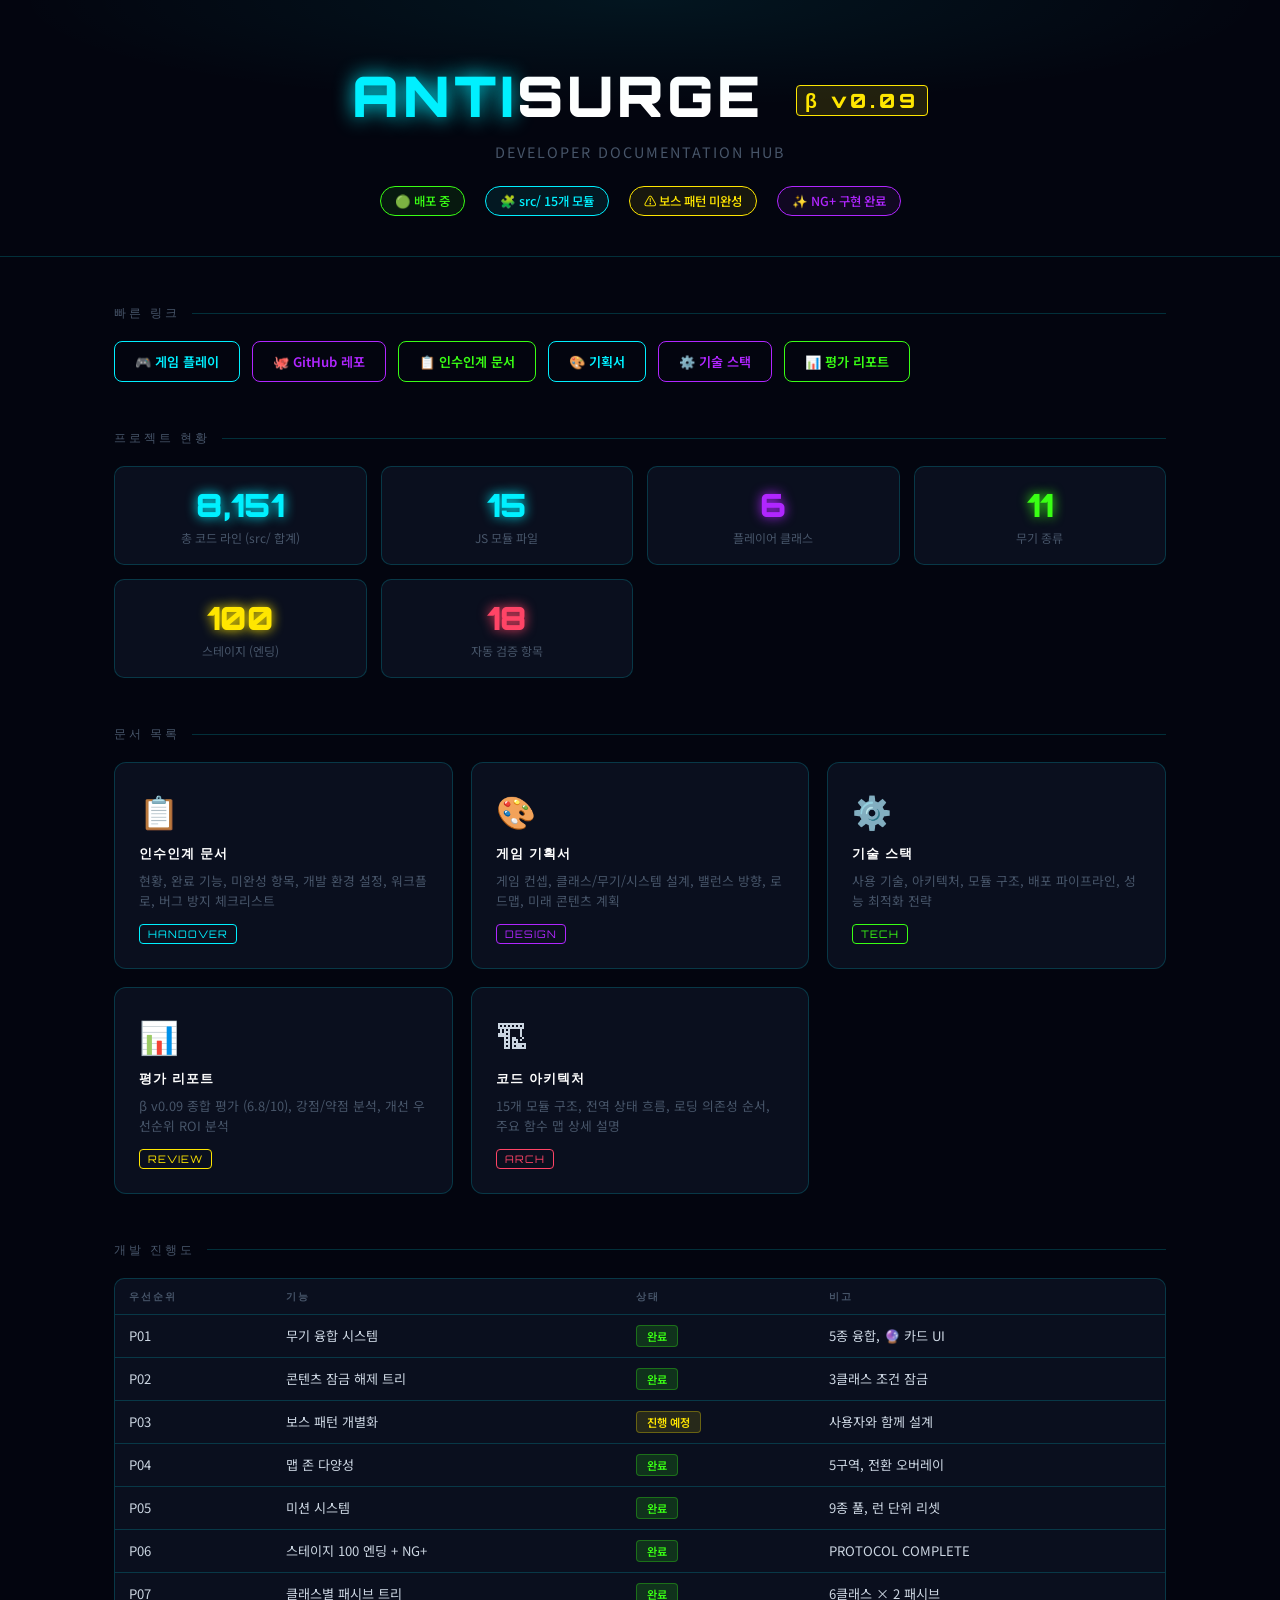
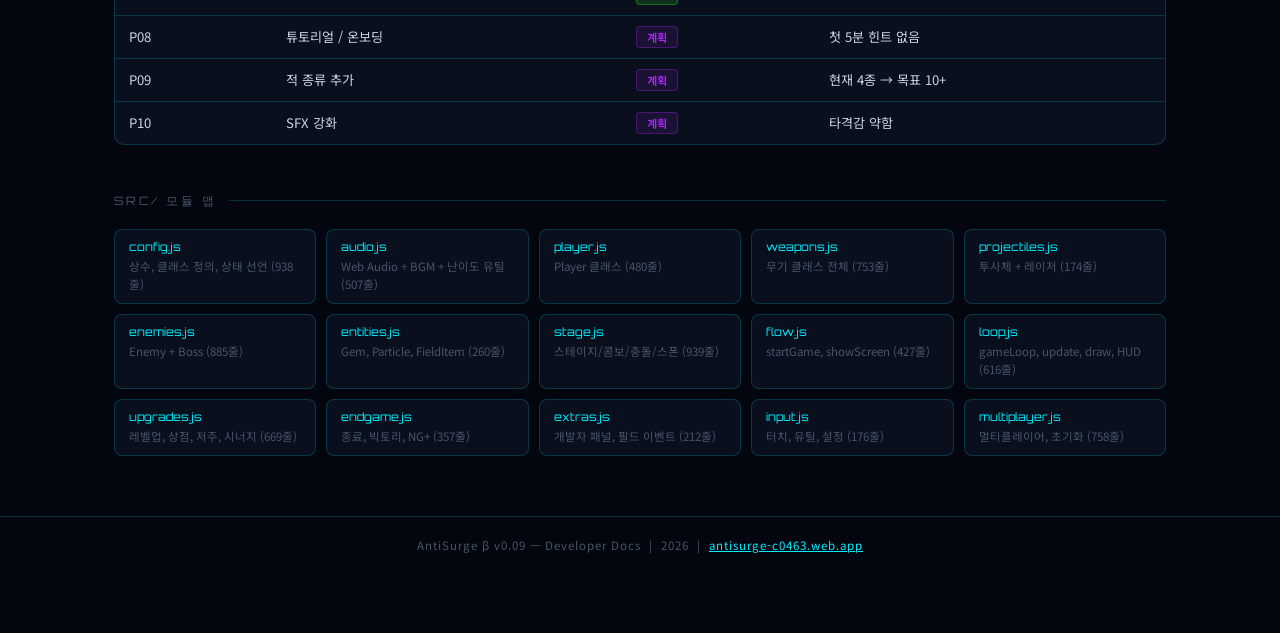
<file: doc/index.html>
<!DOCTYPE html>
<html lang="ko">
<head>
<meta charset="UTF-8">
<meta name="viewport" content="width=device-width, initial-scale=1.0">
<title>AntiSurge — 문서 허브</title>
<style>
@import url('https://fonts.googleapis.com/css2?family=Orbitron:wght@400;700;900&family=Noto+Sans+KR:wght@300;400;500;700&display=swap');
*, *::before, *::after { box-sizing: border-box; margin: 0; padding: 0; }
:root {
  --cyan:   #00f0ff;
  --purple: #b026ff;
  --green:  #39ff14;
  --yellow: #ffe600;
  --pink:   #ff4466;
  --teal:   #00ffaa;
  --bg:     #03050f;
  --card:   #0a0f1e;
  --border: rgba(0,240,255,0.18);
  --text:   #cbd5e1;
  --muted:  #475569;
}
html { scroll-behavior: smooth; }
body {
  background: var(--bg);
  color: var(--text);
  font-family: 'Noto Sans KR', sans-serif;
  min-height: 100vh;
  padding-bottom: 60px;
}

/* ── 헤더 ── */
header {
  position: relative;
  text-align: center;
  padding: 60px 20px 40px;
  border-bottom: 1px solid var(--border);
  overflow: hidden;
}
header::before {
  content: '';
  position: absolute; inset: 0;
  background: radial-gradient(ellipse 70% 60% at 50% 0%, rgba(0,240,255,0.07) 0%, transparent 70%);
  pointer-events: none;
}
.logo {
  font-family: 'Orbitron', monospace;
  font-size: clamp(2rem, 6vw, 3.5rem);
  font-weight: 900;
  letter-spacing: 4px;
}
.logo .anti { color: var(--cyan); text-shadow: 0 0 20px var(--cyan); }
.logo .surge { color: #fff; }
.logo .beta {
  font-size: 0.35em;
  color: var(--yellow);
  background: rgba(255,230,0,0.12);
  border: 1px solid var(--yellow);
  padding: 2px 8px;
  border-radius: 4px;
  vertical-align: middle;
  margin-left: 10px;
}
.tagline {
  margin-top: 10px;
  color: var(--muted);
  font-size: 0.9rem;
  letter-spacing: 2px;
  text-transform: uppercase;
}
.status-bar {
  display: flex;
  justify-content: center;
  gap: 20px;
  flex-wrap: wrap;
  margin-top: 24px;
}
.status-chip {
  display: inline-flex;
  align-items: center;
  gap: 6px;
  padding: 5px 14px;
  border-radius: 20px;
  font-size: 0.78rem;
  font-weight: 500;
  border: 1px solid;
}
.chip-green  { border-color: var(--green);  color: var(--green);  background: rgba(57,255,20,0.08); }
.chip-cyan   { border-color: var(--cyan);   color: var(--cyan);   background: rgba(0,240,255,0.08); }
.chip-yellow { border-color: var(--yellow); color: var(--yellow); background: rgba(255,230,0,0.08); }
.chip-purple { border-color: var(--purple); color: var(--purple); background: rgba(176,38,255,0.08); }

/* ── 레이아웃 ── */
.container { max-width: 1100px; margin: 0 auto; padding: 0 24px; }

section { margin-top: 48px; }
.section-title {
  font-family: 'Orbitron', monospace;
  font-size: 0.72rem;
  letter-spacing: 3px;
  color: var(--muted);
  text-transform: uppercase;
  margin-bottom: 20px;
  display: flex;
  align-items: center;
  gap: 12px;
}
.section-title::after {
  content: '';
  flex: 1;
  height: 1px;
  background: var(--border);
}

/* ── 문서 카드 그리드 ── */
.doc-grid {
  display: grid;
  grid-template-columns: repeat(auto-fill, minmax(280px, 1fr));
  gap: 18px;
}
.doc-card {
  background: var(--card);
  border: 1px solid var(--border);
  border-radius: 12px;
  padding: 24px;
  text-decoration: none;
  color: inherit;
  transition: border-color .2s, box-shadow .2s, transform .15s;
  display: block;
  position: relative;
  overflow: hidden;
}
.doc-card::before {
  content: '';
  position: absolute;
  top: 0; left: 0; right: 0;
  height: 2px;
  background: var(--accent, var(--cyan));
  opacity: 0;
  transition: opacity .2s;
}
.doc-card:hover { border-color: var(--accent, var(--cyan)); box-shadow: 0 0 24px rgba(0,240,255,0.12); transform: translateY(-2px); }
.doc-card:hover::before { opacity: 1; }
.card-icon { font-size: 2rem; margin-bottom: 12px; }
.card-title {
  font-family: 'Orbitron', monospace;
  font-size: 0.82rem;
  font-weight: 700;
  color: #fff;
  margin-bottom: 8px;
  letter-spacing: 1px;
}
.card-desc { font-size: 0.8rem; color: var(--muted); line-height: 1.6; }
.card-tag {
  display: inline-block;
  font-size: 0.65rem;
  padding: 2px 8px;
  border-radius: 4px;
  margin-top: 12px;
  border: 1px solid;
  font-family: 'Orbitron', monospace;
  letter-spacing: 1px;
}

.doc-card[data-color="cyan"]   { --accent: var(--cyan); }
.doc-card[data-color="purple"] { --accent: var(--purple); }
.doc-card[data-color="green"]  { --accent: var(--green); }
.doc-card[data-color="yellow"] { --accent: var(--yellow); }
.doc-card[data-color="pink"]   { --accent: var(--pink); }

/* ── 프로젝트 상태 패널 ── */
.status-grid {
  display: grid;
  grid-template-columns: repeat(auto-fill, minmax(200px, 1fr));
  gap: 14px;
}
.stat-card {
  background: var(--card);
  border: 1px solid var(--border);
  border-radius: 10px;
  padding: 18px 20px;
  text-align: center;
}
.stat-num {
  font-family: 'Orbitron', monospace;
  font-size: 2rem;
  font-weight: 900;
  color: var(--cyan);
  text-shadow: 0 0 12px var(--cyan);
}
.stat-label { font-size: 0.75rem; color: var(--muted); margin-top: 4px; }

/* ── 빠른 링크 ── */
.quick-links {
  display: flex;
  gap: 12px;
  flex-wrap: wrap;
}
.quick-btn {
  display: inline-flex;
  align-items: center;
  gap: 8px;
  padding: 10px 20px;
  border-radius: 8px;
  text-decoration: none;
  font-size: 0.82rem;
  font-weight: 600;
  border: 1px solid;
  transition: background .2s, box-shadow .2s;
}
.btn-cyan   { border-color: var(--cyan);   color: var(--cyan);   }
.btn-cyan:hover   { background: rgba(0,240,255,0.1); box-shadow: 0 0 16px rgba(0,240,255,0.25); }
.btn-purple { border-color: var(--purple); color: var(--purple); }
.btn-purple:hover { background: rgba(176,38,255,0.1); box-shadow: 0 0 16px rgba(176,38,255,0.25); }
.btn-green  { border-color: var(--green);  color: var(--green);  }
.btn-green:hover  { background: rgba(57,255,20,0.1); box-shadow: 0 0 16px rgba(57,255,20,0.25); }

/* ── 진행도 테이블 ── */
.progress-table { width: 100%; border-collapse: collapse; }
.progress-table th, .progress-table td {
  padding: 10px 14px;
  text-align: left;
  border-bottom: 1px solid var(--border);
  font-size: 0.82rem;
}
.progress-table th {
  font-family: 'Orbitron', monospace;
  font-size: 0.65rem;
  letter-spacing: 2px;
  color: var(--muted);
  text-transform: uppercase;
}
.progress-table tr:last-child td { border-bottom: none; }
.badge {
  display: inline-block;
  padding: 2px 10px;
  border-radius: 4px;
  font-size: 0.7rem;
  font-weight: 600;
}
.badge-done    { background: rgba(57,255,20,0.15);  color: var(--green);  border: 1px solid rgba(57,255,20,0.3); }
.badge-wip     { background: rgba(255,230,0,0.12);  color: var(--yellow); border: 1px solid rgba(255,230,0,0.3); }
.badge-planned { background: rgba(176,38,255,0.1);  color: var(--purple); border: 1px solid rgba(176,38,255,0.3); }

/* ── 모듈 맵 ── */
.module-grid {
  display: grid;
  grid-template-columns: repeat(auto-fill, minmax(200px, 1fr));
  gap: 10px;
}
.module-chip {
  background: var(--card);
  border: 1px solid var(--border);
  border-radius: 8px;
  padding: 10px 14px;
  font-size: 0.78rem;
}
.module-chip code {
  font-family: 'Orbitron', monospace;
  font-size: 0.7rem;
  color: var(--cyan);
  display: block;
  margin-bottom: 3px;
}
.module-chip span { color: var(--muted); font-size: 0.72rem; }

footer {
  text-align: center;
  margin-top: 60px;
  padding: 20px;
  color: var(--muted);
  font-size: 0.72rem;
  border-top: 1px solid var(--border);
  letter-spacing: 1px;
}
</style>
</head>
<body>

<header>
  <div class="container">
    <div class="logo">
      <span class="anti">ANTI</span><span class="surge">SURGE</span>
      <span class="beta">β v0.09</span>
    </div>
    <div class="tagline">Developer Documentation Hub</div>
    <div class="status-bar">
      <span class="status-chip chip-green">🟢 배포 중</span>
      <span class="status-chip chip-cyan">🧩 src/ 15개 모듈</span>
      <span class="status-chip chip-yellow">⚠️ 보스 패턴 미완성</span>
      <span class="status-chip chip-purple">✨ NG+ 구현 완료</span>
    </div>
  </div>
</header>

<div class="container">

  <!-- 빠른 링크 -->
  <section>
    <div class="section-title">빠른 링크</div>
    <div class="quick-links">
      <a href="https://antisurge-c0463.web.app" target="_blank" class="quick-btn btn-cyan">🎮 게임 플레이</a>
      <a href="https://github.com/PERSONARPGGG/AntiSurge" target="_blank" class="quick-btn btn-purple">🐙 GitHub 레포</a>
      <a href="handover.html" class="quick-btn btn-green">📋 인수인계 문서</a>
      <a href="design.html" class="quick-btn btn-cyan">🎨 기획서</a>
      <a href="techstack.html" class="quick-btn btn-purple">⚙️ 기술 스택</a>
      <a href="evaluation.html" class="quick-btn btn-green">📊 평가 리포트</a>
    </div>
  </section>

  <!-- 프로젝트 현황 -->
  <section>
    <div class="section-title">프로젝트 현황</div>
    <div class="status-grid">
      <div class="stat-card"><div class="stat-num">8,151</div><div class="stat-label">총 코드 라인 (src/ 합계)</div></div>
      <div class="stat-card"><div class="stat-num">15</div><div class="stat-label">JS 모듈 파일</div></div>
      <div class="stat-card"><div class="stat-num" style="color:var(--purple);text-shadow:0 0 12px var(--purple)">6</div><div class="stat-label">플레이어 클래스</div></div>
      <div class="stat-card"><div class="stat-num" style="color:var(--green);text-shadow:0 0 12px var(--green)">11</div><div class="stat-label">무기 종류</div></div>
      <div class="stat-card"><div class="stat-num" style="color:var(--yellow);text-shadow:0 0 12px var(--yellow)">100</div><div class="stat-label">스테이지 (엔딩)</div></div>
      <div class="stat-card"><div class="stat-num" style="color:var(--pink);text-shadow:0 0 12px var(--pink)">18</div><div class="stat-label">자동 검증 항목</div></div>
    </div>
  </section>

  <!-- 문서 목록 -->
  <section>
    <div class="section-title">문서 목록</div>
    <div class="doc-grid">

      <a href="handover.html" class="doc-card" data-color="cyan">
        <div class="card-icon">📋</div>
        <div class="card-title">인수인계 문서</div>
        <div class="card-desc">현황, 완료 기능, 미완성 항목, 개발 환경 설정, 워크플로, 버그 방지 체크리스트</div>
        <div class="card-tag" style="border-color:var(--cyan);color:var(--cyan)">HANDOVER</div>
      </a>

      <a href="design.html" class="doc-card" data-color="purple">
        <div class="card-icon">🎨</div>
        <div class="card-title">게임 기획서</div>
        <div class="card-desc">게임 컨셉, 클래스/무기/시스템 설계, 밸런스 방향, 로드맵, 미래 콘텐츠 계획</div>
        <div class="card-tag" style="border-color:var(--purple);color:var(--purple)">DESIGN</div>
      </a>

      <a href="techstack.html" class="doc-card" data-color="green">
        <div class="card-icon">⚙️</div>
        <div class="card-title">기술 스택</div>
        <div class="card-desc">사용 기술, 아키텍처, 모듈 구조, 배포 파이프라인, 성능 최적화 전략</div>
        <div class="card-tag" style="border-color:var(--green);color:var(--green)">TECH</div>
      </a>

      <a href="evaluation.html" class="doc-card" data-color="yellow">
        <div class="card-icon">📊</div>
        <div class="card-title">평가 리포트</div>
        <div class="card-desc">β v0.09 종합 평가 (6.8/10), 강점/약점 분석, 개선 우선순위 ROI 분석</div>
        <div class="card-tag" style="border-color:var(--yellow);color:var(--yellow)">REVIEW</div>
      </a>

      <a href="architecture.html" class="doc-card" data-color="pink">
        <div class="card-icon">🏗</div>
        <div class="card-title">코드 아키텍처</div>
        <div class="card-desc">15개 모듈 구조, 전역 상태 흐름, 로딩 의존성 순서, 주요 함수 맵 상세 설명</div>
        <div class="card-tag" style="border-color:var(--pink);color:var(--pink)">ARCH</div>
      </a>

    </div>
  </section>

  <!-- 개발 진행도 -->
  <section>
    <div class="section-title">개발 진행도</div>
    <div class="stat-card" style="padding:0;overflow:hidden;">
      <table class="progress-table">
        <thead>
          <tr>
            <th>우선순위</th>
            <th>기능</th>
            <th>상태</th>
            <th>비고</th>
          </tr>
        </thead>
        <tbody>
          <tr><td>P01</td><td>무기 융합 시스템</td><td><span class="badge badge-done">완료</span></td><td>5종 융합, 🔮 카드 UI</td></tr>
          <tr><td>P02</td><td>콘텐츠 잠금 해제 트리</td><td><span class="badge badge-done">완료</span></td><td>3클래스 조건 잠금</td></tr>
          <tr><td>P03</td><td>보스 패턴 개별화</td><td><span class="badge badge-wip">진행 예정</span></td><td>사용자와 함께 설계</td></tr>
          <tr><td>P04</td><td>맵 존 다양성</td><td><span class="badge badge-done">완료</span></td><td>5구역, 전환 오버레이</td></tr>
          <tr><td>P05</td><td>미션 시스템</td><td><span class="badge badge-done">완료</span></td><td>9종 풀, 런 단위 리셋</td></tr>
          <tr><td>P06</td><td>스테이지 100 엔딩 + NG+</td><td><span class="badge badge-done">완료</span></td><td>PROTOCOL COMPLETE</td></tr>
          <tr><td>P07</td><td>클래스별 패시브 트리</td><td><span class="badge badge-done">완료</span></td><td>6클래스 × 2 패시브</td></tr>
          <tr><td>P08</td><td>튜토리얼 / 온보딩</td><td><span class="badge badge-planned">계획</span></td><td>첫 5분 힌트 없음</td></tr>
          <tr><td>P09</td><td>적 종류 추가</td><td><span class="badge badge-planned">계획</span></td><td>현재 4종 → 목표 10+</td></tr>
          <tr><td>P10</td><td>SFX 강화</td><td><span class="badge badge-planned">계획</span></td><td>타격감 약함</td></tr>
        </tbody>
      </table>
    </div>
  </section>

  <!-- 모듈 맵 -->
  <section>
    <div class="section-title">src/ 모듈 맵</div>
    <div class="module-grid">
      <div class="module-chip"><code>config.js</code><span>상수, 클래스 정의, 상태 선언 (938줄)</span></div>
      <div class="module-chip"><code>audio.js</code><span>Web Audio + BGM + 난이도 유틸 (507줄)</span></div>
      <div class="module-chip"><code>player.js</code><span>Player 클래스 (480줄)</span></div>
      <div class="module-chip"><code>weapons.js</code><span>무기 클래스 전체 (753줄)</span></div>
      <div class="module-chip"><code>projectiles.js</code><span>투사체 + 레이저 (174줄)</span></div>
      <div class="module-chip"><code>enemies.js</code><span>Enemy + Boss (885줄)</span></div>
      <div class="module-chip"><code>entities.js</code><span>Gem, Particle, FieldItem (260줄)</span></div>
      <div class="module-chip"><code>stage.js</code><span>스테이지/콤보/충돌/스폰 (939줄)</span></div>
      <div class="module-chip"><code>flow.js</code><span>startGame, showScreen (427줄)</span></div>
      <div class="module-chip"><code>loop.js</code><span>gameLoop, update, draw, HUD (616줄)</span></div>
      <div class="module-chip"><code>upgrades.js</code><span>레벨업, 상점, 저주, 시너지 (669줄)</span></div>
      <div class="module-chip"><code>endgame.js</code><span>종료, 빅토리, NG+ (357줄)</span></div>
      <div class="module-chip"><code>extras.js</code><span>개발자 패널, 필드 이벤트 (212줄)</span></div>
      <div class="module-chip"><code>input.js</code><span>터치, 유틸, 설정 (176줄)</span></div>
      <div class="module-chip"><code>multiplayer.js</code><span>멀티플레이어, 초기화 (758줄)</span></div>
    </div>
  </section>

</div>

<footer>
  AntiSurge β v0.09 — Developer Docs &nbsp;|&nbsp; 2026 &nbsp;|&nbsp;
  <a href="https://antisurge-c0463.web.app" style="color:var(--cyan)">antisurge-c0463.web.app</a>
</footer>

</body>
</html>
</file>
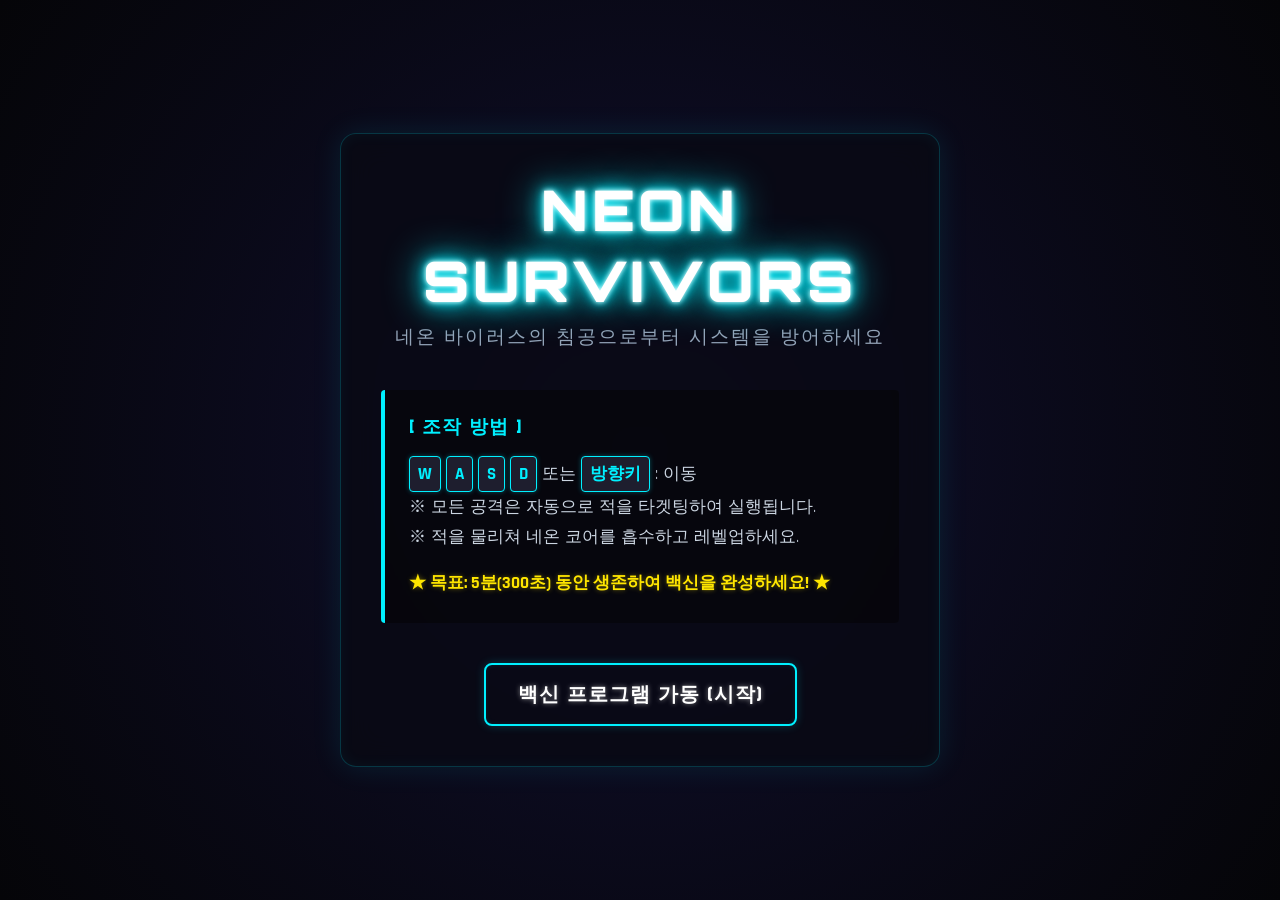
<file: neon_survivors_single.html>
<!DOCTYPE html>
<html lang="ko">
<head>
  <meta charset="UTF-8">
  <meta name="viewport" content="width=device-width, initial-scale=1.0">
  <title>네온 서바이버즈 (Neon Survivors) - 사이버 생존 게임</title>
  <meta name="description" content="사이버펑크 네온 스타일의 2D 탑다운 자동 공격 생존 게임, 네온 서바이버즈를 브라우저에서 즐겨보세요!">
  <link rel="preconnect" href="https://fonts.googleapis.com">
  <link rel="preconnect" href="https://fonts.gstatic.com" crossorigin>
  <link href="https://fonts.googleapis.com/css2?family=Orbitron:wght@400;700;900&family=Rajdhani:wght@500;700&display=swap" rel="stylesheet">
  <style>
    /* style.css 내용 병합 */
    * {
      box-sizing: border-box;
      margin: 0;
      padding: 0;
      user-select: none;
    }

    body {
      background-color: #05050a;
      color: #e2e8f0;
      font-family: 'Rajdhani', -apple-system, BlinkMacSystemFont, "Segoe UI", Roboto, sans-serif;
      overflow: hidden;
      width: 100vw;
      height: 100vh;
    }

    :root {
      --color-bg: #050508;
      --color-neon-blue: #00f0ff;
      --color-neon-pink: #ff007f;
      --color-neon-green: #39ff14;
      --color-neon-purple: #b026ff;
      --color-neon-yellow: #ffe600;
      --glass-bg: rgba(10, 10, 20, 0.85);
      --glass-border: rgba(0, 240, 255, 0.2);
    }

    .screen {
      position: absolute;
      top: 0;
      left: 0;
      width: 100%;
      height: 100%;
      display: none;
      z-index: 10;
    }

    .screen.active {
      display: flex;
      flex-direction: column;
    }

    #menu-screen {
      background: radial-gradient(circle at center, #100f2e 0%, var(--color-bg) 100%);
      justify-content: center;
      align-items: center;
    }

    .menu-content {
      text-align: center;
      max-width: 600px;
      padding: 2.5rem;
      background: var(--glass-bg);
      border: 1px solid var(--glass-border);
      border-radius: 16px;
      backdrop-filter: blur(16px);
      box-shadow: 0 0 30px rgba(0, 240, 255, 0.1), inset 0 0 15px rgba(0, 240, 255, 0.05);
    }

    .neon-title {
      font-family: 'Orbitron', sans-serif;
      font-size: 3.5rem;
      font-weight: 900;
      color: #fff;
      text-shadow: 
        0 0 5px #fff,
        0 0 10px var(--color-neon-blue),
        0 0 20px var(--color-neon-blue),
        0 0 40px var(--color-neon-blue);
      letter-spacing: 4px;
      margin-bottom: 0.5rem;
      position: relative;
      animation: titlePulse 2s infinite alternate;
    }

    .neon-title-lg {
      font-family: 'Orbitron', sans-serif;
      font-size: 3rem;
      font-weight: 900;
      color: #fff;
      text-shadow: 
        0 0 5px #fff,
        0 0 10px var(--color-neon-pink),
        0 0 20px var(--color-neon-pink),
        0 0 40px var(--color-neon-pink);
      letter-spacing: 2px;
      margin-bottom: 0.5rem;
      animation: titlePulsePink 2s infinite alternate;
    }

    .neon-title-sm {
      font-family: 'Orbitron', sans-serif;
      font-size: 1.8rem;
      font-weight: 700;
      color: #fff;
      text-shadow: 
        0 0 5px #fff,
        0 0 10px var(--color-neon-blue),
        0 0 20px var(--color-neon-blue);
      margin-bottom: 0.5rem;
    }

    @keyframes titlePulse {
      0% {
        text-shadow: 0 0 5px #fff, 0 0 10px var(--color-neon-blue), 0 0 20px var(--color-neon-blue), 0 0 30px var(--color-neon-blue);
      }
      100% {
        text-shadow: 0 0 10px #fff, 0 0 20px var(--color-neon-blue), 0 0 40px var(--color-neon-blue), 0 0 60px var(--color-neon-blue);
      }
    }

    @keyframes titlePulsePink {
      0% {
        text-shadow: 0 0 5px #fff, 0 0 10px var(--color-neon-pink), 0 0 20px var(--color-neon-pink), 0 0 30px var(--color-neon-pink);
      }
      100% {
        text-shadow: 0 0 10px #fff, 0 0 20px var(--color-neon-pink), 0 0 40px var(--color-neon-pink), 0 0 60px var(--color-neon-pink);
      }
    }

    .subtitle {
      font-size: 1.2rem;
      color: #94a3b8;
      letter-spacing: 2px;
      margin-bottom: 2.5rem;
      text-transform: uppercase;
    }

    .instructions {
      background: rgba(0, 0, 0, 0.4);
      border-left: 4px solid var(--color-neon-blue);
      padding: 1.5rem;
      border-radius: 4px;
      margin-bottom: 2.5rem;
      text-align: left;
    }

    .instructions h3 {
      color: var(--color-neon-blue);
      margin-bottom: 1rem;
      font-family: 'Orbitron', sans-serif;
      letter-spacing: 1px;
    }

    .instructions p {
      font-size: 1.05rem;
      line-height: 1.8;
      color: #cbd5e1;
    }

    .key {
      display: inline-block;
      background: #1e1e2e;
      border: 1px solid var(--color-neon-blue);
      padding: 0.1rem 0.5rem;
      border-radius: 4px;
      font-weight: bold;
      color: var(--color-neon-blue);
      box-shadow: 0 0 5px rgba(0, 240, 255, 0.3);
    }

    .objective {
      margin-top: 1rem;
      color: var(--color-neon-yellow) !important;
      font-weight: 700;
      text-shadow: 0 0 5px rgba(255, 230, 0, 0.4);
    }

    .neon-btn {
      background: transparent;
      color: #fff;
      border: 2px solid var(--color-neon-blue);
      padding: 1rem 2rem;
      font-size: 1.25rem;
      font-family: 'Orbitron', sans-serif;
      font-weight: 700;
      letter-spacing: 1px;
      border-radius: 8px;
      cursor: pointer;
      outline: none;
      transition: all 0.3s ease;
      box-shadow: 0 0 10px rgba(0, 240, 255, 0.2), inset 0 0 5px rgba(0, 240, 255, 0.1);
      text-shadow: 0 0 5px rgba(255, 255, 255, 0.5);
    }

    .neon-btn:hover {
      background: var(--color-neon-blue);
      color: #000;
      box-shadow: 0 0 25px var(--color-neon-blue);
      text-shadow: none;
    }

    .neon-btn-purple {
      border-color: var(--color-neon-purple);
      box-shadow: 0 0 10px rgba(176, 38, 255, 0.2), inset 0 0 5px rgba(176, 38, 255, 0.1);
    }

    .neon-btn-purple:hover {
      background: var(--color-neon-purple);
      border-color: var(--color-neon-purple);
      box-shadow: 0 0 25px var(--color-neon-purple);
      color: #fff;
    }

    .font-sm {
      font-size: 1rem;
      padding: 0.75rem 1.5rem;
    }

    #game-screen {
      background-color: var(--color-bg);
      position: relative;
    }

    #game-canvas {
      display: block;
      width: 100%;
      height: 100%;
    }

    #hud {
      position: absolute;
      top: 0;
      left: 0;
      width: 100%;
      padding: 1rem;
      z-index: 20;
      pointer-events: none;
      display: flex;
      flex-direction: column;
      gap: 0.5rem;
    }

    .hud-top {
      display: flex;
      justify-content: space-between;
      align-items: center;
      width: 100%;
      font-family: 'Orbitron', sans-serif;
    }

    .hud-label {
      font-size: 0.75rem;
      letter-spacing: 1.5px;
      color: #64748b;
      display: block;
    }

    .level-container, .kills-container {
      background: rgba(10, 10, 20, 0.7);
      border: 1px solid rgba(255, 255, 255, 0.1);
      padding: 0.5rem 1rem;
      border-radius: 6px;
      text-align: center;
      backdrop-filter: blur(4px);
      min-width: 100px;
    }

    .timer-container {
      font-size: 2.2rem;
      font-weight: 700;
      text-shadow: 0 0 10px var(--color-neon-pink);
      letter-spacing: 1px;
    }

    .neon-text-blue {
      color: var(--color-neon-blue);
      font-size: 1.3rem;
      font-weight: 700;
      text-shadow: 0 0 5px var(--color-neon-blue);
    }

    .neon-text-pink {
      color: var(--color-neon-pink);
    }

    .neon-text-green {
      color: var(--color-neon-green);
      font-size: 1.3rem;
      font-weight: 700;
      text-shadow: 0 0 5px var(--color-neon-green);
    }

    .xp-bar-container {
      width: 100%;
      height: 8px;
      background: rgba(255, 255, 255, 0.05);
      border-radius: 4px;
      overflow: hidden;
      border: 1px solid rgba(255, 255, 255, 0.1);
      box-shadow: inset 0 1px 3px rgba(0, 0, 0, 0.5);
    }

    .xp-bar-fill {
      height: 100%;
      width: 0%;
      background: linear-gradient(90deg, var(--color-neon-blue), var(--color-neon-purple));
      box-shadow: 0 0 10px var(--color-neon-blue);
      transition: width 0.1s ease;
    }

    .hud-bottom {
      display: flex;
      justify-content: space-between;
      align-items: center;
      margin-top: 0.25rem;
    }

    .hp-container {
      width: 300px;
    }

    .hp-bar-outer {
      position: relative;
      width: 100%;
      height: 24px;
      background: rgba(0, 0, 0, 0.6);
      border: 1px solid rgba(255, 0, 127, 0.3);
      border-radius: 4px;
      overflow: hidden;
      box-shadow: 0 0 10px rgba(255, 0, 127, 0.1);
    }

    .hp-bar-inner {
      height: 100%;
      width: 100%;
      background: linear-gradient(90deg, #b91c1c, var(--color-neon-pink));
      box-shadow: 0 0 8px var(--color-neon-pink);
      transition: width 0.15s ease-out;
    }

    #hp-text {
      position: absolute;
      top: 50%;
      left: 50%;
      transform: translate(-50%, -50%);
      font-size: 0.75rem;
      font-weight: bold;
      font-family: 'Orbitron', sans-serif;
      color: #fff;
      text-shadow: 0 1px 2px #000;
    }

    .weapons-list {
      display: flex;
      gap: 0.5rem;
      pointer-events: auto;
    }

    .weapon-slot {
      width: 36px;
      height: 36px;
      background: rgba(10, 10, 20, 0.8);
      border: 1px solid rgba(255, 255, 255, 0.15);
      border-radius: 6px;
      display: flex;
      justify-content: center;
      align-items: center;
      font-size: 0.95rem;
      font-weight: bold;
      position: relative;
      box-shadow: inset 0 0 5px rgba(255, 255, 255, 0.05);
    }

    .weapon-slot.active {
      border-color: var(--color-neon-blue);
      box-shadow: 0 0 8px rgba(0, 240, 255, 0.3);
    }

    .weapon-level {
      position: absolute;
      bottom: -2px;
      right: -2px;
      background: var(--color-neon-purple);
      color: #fff;
      font-size: 0.6rem;
      padding: 1px 4px;
      border-radius: 3px;
      font-family: 'Orbitron', sans-serif;
      border: 1px solid rgba(255,255,255,0.2);
    }

    .modal {
      position: absolute;
      top: 0;
      left: 0;
      width: 100%;
      height: 100%;
      background: rgba(2, 2, 5, 0.7);
      z-index: 100;
      display: none;
      justify-content: center;
      align-items: center;
    }

    .modal.active {
      display: flex;
    }

    .glass-panel {
      background: var(--glass-bg);
      border: 1px solid var(--glass-border);
      border-radius: 16px;
      padding: 2rem;
      backdrop-filter: blur(12px);
      box-shadow: 
        0 0 40px rgba(0, 240, 255, 0.15),
        inset 0 0 20px rgba(0, 240, 255, 0.05);
      width: 90%;
      max-width: 650px;
      text-align: center;
    }

    .modal-desc {
      color: #94a3b8;
      font-size: 1rem;
      margin-bottom: 2rem;
      letter-spacing: 0.5px;
    }

    .card-container {
      display: flex;
      flex-direction: column;
      gap: 1rem;
    }

    .upgrade-card {
      display: flex;
      align-items: center;
      background: rgba(15, 15, 30, 0.7);
      border: 1px solid rgba(0, 240, 255, 0.15);
      border-radius: 10px;
      padding: 1rem 1.5rem;
      cursor: pointer;
      transition: all 0.25s cubic-bezier(0.25, 0.8, 0.25, 1);
      text-align: left;
      gap: 1.25rem;
    }

    .upgrade-card:hover {
      transform: translateY(-2px);
      border-color: var(--color-neon-blue);
      background: rgba(0, 240, 255, 0.08);
      box-shadow: 0 0 15px rgba(0, 240, 255, 0.25);
    }

    .upgrade-card.new-weapon {
      border-color: rgba(176, 38, 255, 0.3);
    }
    .upgrade-card.new-weapon:hover {
      border-color: var(--color-neon-purple);
      background: rgba(176, 38, 255, 0.08);
      box-shadow: 0 0 15px rgba(176, 38, 255, 0.25);
    }

    .upgrade-card.stat-boost {
      border-color: rgba(57, 255, 20, 0.3);
    }
    .upgrade-card.stat-boost:hover {
      border-color: var(--color-neon-green);
      background: rgba(57, 255, 20, 0.08);
      box-shadow: 0 0 15px rgba(57, 255, 20, 0.25);
    }

    .card-icon {
      width: 50px;
      height: 50px;
      border-radius: 8px;
      background: rgba(0, 0, 0, 0.4);
      display: flex;
      justify-content: center;
      align-items: center;
      font-size: 1.8rem;
      border: 1px solid rgba(255,255,255,0.1);
      flex-shrink: 0;
    }

    .card-details {
      flex-grow: 1;
    }

    .card-title-row {
      display: flex;
      justify-content: space-between;
      align-items: baseline;
      margin-bottom: 0.25rem;
    }

    .card-name {
      font-family: 'Orbitron', sans-serif;
      font-size: 1.15rem;
      font-weight: 700;
      color: #fff;
    }

    .card-tag {
      font-size: 0.75rem;
      text-transform: uppercase;
      padding: 1px 6px;
      border-radius: 4px;
      font-weight: bold;
      font-family: 'Orbitron', sans-serif;
    }

    .tag-new {
      background: var(--color-neon-purple);
      color: #fff;
    }

    .tag-upgrade {
      background: var(--color-neon-blue);
      color: #000;
    }

    .tag-stat {
      background: var(--color-neon-green);
      color: #000;
    }

    .card-desc {
      font-size: 0.9rem;
      color: #94a3b8;
      line-height: 1.4;
    }

    .result-panel {
      max-width: 550px;
    }

    .result-subtitle {
      color: #64748b;
      font-size: 1rem;
      letter-spacing: 1px;
      text-transform: uppercase;
      margin-bottom: 1.5rem;
    }

    .result-stats {
      display: flex;
      gap: 0.75rem;
      margin-bottom: 1.5rem;
    }

    .stat-card {
      flex: 1;
      background: rgba(0, 0, 0, 0.4);
      border: 1px solid rgba(255,255,255,0.05);
      padding: 0.85rem;
      border-radius: 8px;
      text-align: center;
    }

    .stat-label {
      font-size: 0.8rem;
      color: #64748b;
      margin-bottom: 0.25rem;
      font-weight: 500;
    }

    .stat-value {
      font-family: 'Orbitron', sans-serif;
      font-size: 1.4rem;
      font-weight: bold;
    }

    .result-details {
      background: rgba(0, 0, 0, 0.4);
      border: 1px solid rgba(255, 255, 255, 0.05);
      border-radius: 8px;
      padding: 1.25rem;
      margin-bottom: 2rem;
      text-align: left;
    }

    .result-details h3 {
      color: var(--color-neon-blue);
      font-size: 1rem;
      margin-bottom: 0.75rem;
      font-family: 'Orbitron', sans-serif;
      letter-spacing: 0.5px;
    }

    .contrib-list {
      display: flex;
      flex-direction: column;
      gap: 0.5rem;
      max-height: 150px;
      overflow-y: auto;
    }

    .contrib-list::-webkit-scrollbar {
      width: 4px;
    }
    .contrib-list::-webkit-scrollbar-track {
      background: rgba(0, 0, 0, 0.1);
    }
    .contrib-list::-webkit-scrollbar-thumb {
      background: var(--color-neon-blue);
      border-radius: 2px;
    }

    .contrib-item {
      display: flex;
      justify-content: space-between;
      align-items: center;
      font-size: 0.9rem;
      padding: 0.25rem 0;
      border-bottom: 1px solid rgba(255,255,255,0.03);
    }

    .contrib-name {
      color: #e2e8f0;
    }

    .contrib-level {
      background: rgba(176, 38, 255, 0.15);
      color: var(--color-neon-purple);
      padding: 1px 5px;
      border-radius: 3px;
      font-size: 0.75rem;
      font-family: 'Orbitron', sans-serif;
      margin-left: 0.5rem;
    }

    .contrib-damage-container {
      display: flex;
      align-items: center;
      gap: 0.75rem;
      min-width: 150px;
    }

    .contrib-bar-outer {
      width: 80px;
      height: 6px;
      background: rgba(255,255,255,0.05);
      border-radius: 3px;
      overflow: hidden;
    }

    .contrib-bar-inner {
      height: 100%;
      background: var(--color-neon-blue);
      box-shadow: 0 0 5px var(--color-neon-blue);
    }

    .contrib-pct {
      font-family: 'Orbitron', sans-serif;
      font-size: 0.8rem;
      color: #94a3b8;
      width: 35px;
      text-align: right;
    }

    .result-actions {
      display: flex;
      justify-content: center;
      gap: 1rem;
    }

    @media (max-width: 600px) {
      .neon-title {
        font-size: 2.5rem;
      }
      .menu-content {
        padding: 1.5rem;
        width: 95%;
      }
      .glass-panel {
        padding: 1.5rem;
      }
      .stat-value {
        font-size: 1.1rem;
      }
      .hp-container {
        width: 150px;
      }
    }
  </style>
</head>
<body>

  <div id="menu-screen" class="screen active">
    <div class="menu-content">
      <h1 class="neon-title" data-text="NEON SURVIVORS">NEON SURVIVORS</h1>
      <p class="subtitle">네온 바이러스의 침공으로부터 시스템을 방어하세요</p>
      
      <div class="instructions">
        <h3>[ 조작 방법 ]</h3>
        <p><span class="key">W</span> <span class="key">A</span> <span class="key">S</span> <span class="key">D</span> 또는 <span class="key">방향키</span> : 이동</p>
        <p>※ 모든 공격은 자동으로 적을 타겟팅하여 실행됩니다.</p>
        <p>※ 적을 물리쳐 네온 코어를 흡수하고 레벨업하세요.</p>
        <p class="objective">★ 목표: 5분(300초) 동안 생존하여 백신을 완성하세요! ★</p>
      </div>

      <button id="start-btn" class="neon-btn">백신 프로그램 가동 (시작)</button>
    </div>
  </div>

  <div id="game-screen" class="screen">
    <div id="hud">
      <div class="hud-top">
        <div class="level-container">
          <span class="hud-label">LEVEL</span>
          <span id="player-level" class="neon-text-blue">1</span>
        </div>
        <div class="timer-container">
          <span id="game-timer" class="neon-text-pink">00:00</span>
        </div>
        <div class="kills-container">
          <span class="hud-label">VIRUS KILLED</span>
          <span id="kill-count" class="neon-text-green">0</span>
        </div>
      </div>
      
      <div class="xp-bar-container">
        <div id="xp-bar" class="xp-bar-fill"></div>
      </div>

      <div class="hud-bottom">
        <div class="hp-container">
          <span class="hud-label">SYSTEM HEALTH</span>
          <div class="hp-bar-outer">
            <div id="hp-bar" class="hp-bar-inner"></div>
            <span id="hp-text">100 / 100</span>
          </div>
        </div>
        
        <div id="weapons-list" class="weapons-list"></div>
      </div>
    </div>

    <canvas id="game-canvas"></canvas>
  </div>

  <div id="level-up-modal" class="modal">
    <div class="modal-content glass-panel">
      <h2 class="neon-title-sm">시스템 업그레이드 감지</h2>
      <p class="modal-desc">네온 코어 에너지가 충만합니다. 업그레이드 모듈을 선택하세요.</p>
      <div id="card-container" class="card-container"></div>
    </div>
  </div>

  <div id="game-over-modal" class="modal">
    <div class="modal-content glass-panel result-panel">
      <h2 id="result-title" class="neon-title-lg">SYSTEM OVERLOAD</h2>
      <p id="result-subtitle" class="result-subtitle">백신 프로그램 작동이 중단되었습니다.</p>
      
      <div class="result-stats">
        <div class="stat-card">
          <div class="stat-label">생존 시간</div>
          <div id="stat-time" class="stat-value neon-text-pink">02:34</div>
        </div>
        <div class="stat-card">
          <div class="stat-label">파괴된 바이러스</div>
          <div id="stat-kills" class="stat-value neon-text-blue">482</div>
        </div>
        <div class="stat-card">
          <div class="stat-label">최종 레벨</div>
          <div id="stat-level" class="stat-value neon-text-green">Lv. 14</div>
        </div>
      </div>

      <div class="result-details">
        <h3>[ 업그레이드 이력 및 무기 기여도 ]</h3>
        <div id="weapon-contribution-list" class="contrib-list"></div>
      </div>

      <div class="result-actions">
        <button id="retry-btn" class="neon-btn font-sm">시스템 재가동</button>
        <button id="home-btn" class="neon-btn font-sm neon-btn-purple">메인 화면으로</button>
      </div>
    </div>
  </div>

  <script>
    // game.js 내용 병합
    const MAP_WIDTH = 2500;
    const MAP_HEIGHT = 2500;
    const MAX_GAME_TIME = 300;

    const STATE_MENU = 'MENU';
    const STATE_PLAYING = 'PLAYING';
    const STATE_LEVEL_UP = 'LEVEL_UP';
    const STATE_GAME_OVER = 'GAME_OVER';

    let gameState = STATE_MENU;
    let keys = {};
    let lastTime = 0;
    let gameTime = 0;
    let timeAccumulator = 0;
    let killCount = 0;

    let player;
    let enemies = [];
    let projectiles = [];
    let gems = [];
    let particles = [];

    const UPGRADES = {
      weapons: {
        flare: {
          name: "네온 플레어",
          icon: "✨",
          desc: ["가장 가까운 적에게 발광 투사체 발사", "투사체 갯수 증가 (+1)", "피해량 증가 및 투사체 속도 상향", "투사체 갯수 증가 (+1), 관통 속성 추가", "투사체 갯수 증가 (+1), 쿨타임 대폭 감소"],
          maxLevel: 5
        },
        orbiter: {
          name: "사이버 오비터",
          icon: "🌀",
          desc: ["플레이어 주변을 공전하는 네온 구체 생성", "구체 갯수 증가 (+1)", "회전 속도 및 피해량 증가", "구체 갯수 증가 (+1)", "구체 갯수 증가 (+1), 궤도 반경 확장"],
          maxLevel: 5
        },
        zone: {
          name: "일렉트로 존",
          icon: "⚡",
          desc: ["주변 적들에게 지속 피해를 주는 전기 지대 활성화", "피해량 증가 및 지대 반경 확장", "지대 안 적의 속도 25% 감속", "피해량 대폭 증가 및 반경 최대 확장", "피해량 주기 단축, 감속 35%로 증가"],
          maxLevel: 5
        },
        laser: {
          name: "레이저 스트라이크",
          icon: "🚨",
          desc: ["무작위 방향으로 적을 관통하는 일직선 레이저 빔 발사", "발사 대기 시간 감소", "레이저 두께 확장 및 피해량 증가", "발사 대기 시간 대폭 감소", "양방향(앞뒤)으로 동시에 레이저 발사"],
          maxLevel: 5
        }
      },
      stats: [
        { id: "stat_hp", name: "메모리 확장", icon: "❤️", desc: "최대 체력 +20 및 HP 소폭 회복" },
        { id: "stat_speed", name: "오버클럭 이동", icon: "🏃", desc: "이동 속도 +10%" },
        { id: "stat_damage", name: "코어 전압 상승", icon: "🔥", desc: "모든 무기 피해량 +15%" },
        { id: "stat_magnet", name: "중력 필드 강화", icon: "🧲", desc: "경험치 코어 자석 흡수 범위 +30%" }
      ]
    };

    let weaponStats = {
      flare: { level: 0, damage: 0, kills: 0 },
      orbiter: { level: 0, damage: 0, kills: 0 },
      zone: { level: 0, damage: 0, kills: 0 },
      laser: { level: 0, damage: 0, kills: 0 }
    };

    let audioCtx = null;

    function initAudio() {
      if (!audioCtx) {
        audioCtx = new (window.AudioContext || window.webkitAudioContext)();
      }
      if (audioCtx.state === 'suspended') {
        audioCtx.resume();
      }
    }

    function playSynthSound(freqs, duration, type = 'sine', volume = 0.1, isNoise = false) {
      if (!audioCtx) return;
      try {
        const osc = audioCtx.createOscillator();
        const gainNode = audioCtx.createGain();
        
        osc.connect(gainNode);
        gainNode.connect(audioCtx.destination);
        
        if (isNoise) {
          const bufferSize = audioCtx.sampleRate * duration;
          const buffer = audioCtx.createBuffer(1, bufferSize, audioCtx.sampleRate);
          const data = buffer.getChannelData(0);
          for (let i = 0; i < bufferSize; i++) {
            data[i] = Math.random() * 2 - 1;
          }
          const noiseNode = audioCtx.createBufferSource();
          noiseNode.buffer = buffer;
          
          const filter = audioCtx.createBiquadFilter();
          filter.type = 'lowpass';
          filter.frequency.setValueAtTime(freqs[0] || 1000, audioCtx.currentTime);
          filter.frequency.exponentialRampToValueAtTime(freqs[1] || 100, audioCtx.currentTime + duration);
          
          noiseNode.connect(filter);
          filter.connect(gainNode);
          
          gainNode.gain.setValueAtTime(volume, audioCtx.currentTime);
          gainNode.gain.exponentialRampToValueAtTime(0.01, audioCtx.currentTime + duration);
          
          noiseNode.start();
          noiseNode.stop(audioCtx.currentTime + duration);
        } else {
          osc.type = type;
          osc.frequency.setValueAtTime(freqs[0], audioCtx.currentTime);
          if (freqs.length > 1) {
            osc.frequency.exponentialRampToValueAtTime(freqs[1], audioCtx.currentTime + duration);
          }
          
          gainNode.gain.setValueAtTime(volume, audioCtx.currentTime);
          gainNode.gain.exponentialRampToValueAtTime(0.001, audioCtx.currentTime + duration);
          
          osc.start();
          osc.stop(audioCtx.currentTime + duration);
        }
      } catch (e) {
        console.warn("오디오 재생 실패:", e);
      }
    }

    function playShotSound() {
      playSynthSound([800, 200], 0.08, 'sawtooth', 0.05);
    }

    function playGemSound() {
      playSynthSound([523.25, 1046.50], 0.12, 'sine', 0.06);
    }

    function playHitSound() {
      playSynthSound([150, 40], 0.1, 'triangle', 0.08);
    }

    function playEnemyExplosionSound() {
      playSynthSound([600, 50], 0.15, 'sawtooth', 0.04, true);
    }

    function playLevelUpSound() {
      if (!audioCtx) return;
      const scale = [261.63, 329.63, 392.00, 523.25, 659.25, 783.99, 1046.50];
      scale.forEach((freq, index) => {
        setTimeout(() => {
          playSynthSound([freq], 0.15, 'sine', 0.08);
        }, index * 90);
      });
    }

    function playGameOverSound() {
      if (!audioCtx) return;
      const scale = [392.00, 311.13, 261.63, 196.00];
      scale.forEach((freq, index) => {
        setTimeout(() => {
          playSynthSound([freq, freq - 30], 0.3, 'sawtooth', 0.1);
        }, index * 200);
      });
    }

    function playVictorySound() {
      if (!audioCtx) return;
      const notes = [523.25, 523.25, 523.25, 523.25, 659.25, 587.33, 659.25, 783.99, 1046.50];
      const tempo = 150;
      notes.forEach((freq, index) => {
        setTimeout(() => {
          playSynthSound([freq, freq + 5], 0.25, 'triangle', 0.08);
        }, index * tempo);
      });
    }

    class Player {
      constructor(x, y) {
        this.x = x;
        this.y = y;
        this.radius = 16;
        this.color = '#00f0ff';
        this.speed = 3.2;
        this.maxHp = 100;
        this.hp = 100;
        this.xp = 0;
        this.nextLevelXp = 10;
        this.level = 1;
        this.magnetRadius = 90;
        this.damageMultiplier = 1.0;
        
        this.weapons = {
          flare: new FlareWeapon(this),
          orbiter: new OrbiterWeapon(this),
          zone: new ZoneWeapon(this),
          laser: new LaserWeapon(this)
        };
        
        this.weapons.flare.level = 1;
        weaponStats.flare.level = 1;
      }

      update(dt) {
        let dx = 0;
        let dy = 0;
        
        if (keys['w'] || keys['W'] || keys['ArrowUp']) dy -= 1;
        if (keys['s'] || keys['S'] || keys['ArrowDown']) dy += 1;
        if (keys['a'] || keys['A'] || keys['ArrowLeft']) dx -= 1;
        if (keys['d'] || keys['D'] || keys['ArrowRight']) dx += 1;
        
        if (dx !== 0 && dy !== 0) {
          dx *= 0.7071;
          dy *= 0.7071;
        }
        
        this.x += dx * this.speed * (dt / 16.66);
        this.y += dy * this.speed * (dt / 16.66);
        
        this.x = Math.max(this.radius, Math.min(MAP_WIDTH - this.radius, this.x));
        this.y = Math.max(this.radius, Math.min(MAP_HEIGHT - this.radius, this.y));
        
        for (let key in this.weapons) {
          if (this.weapons[key].level > 0) {
            this.weapons[key].update(dt);
          }
        }
      }

      draw(ctx, camera) {
        ctx.save();
        ctx.shadowBlur = 15;
        ctx.shadowColor = this.color;
        
        ctx.strokeStyle = this.color;
        ctx.lineWidth = 3;
        ctx.beginPath();
        ctx.arc(this.x - camera.x, this.y - camera.y, this.radius, 0, Math.PI * 2);
        ctx.stroke();
        
        ctx.fillStyle = '#ffffff';
        ctx.beginPath();
        ctx.arc(this.x - camera.x, this.y - camera.y, this.radius * 0.5, 0, Math.PI * 2);
        ctx.fill();
        ctx.restore();
        
        for (let key in this.weapons) {
          if (this.weapons[key].level > 0 && typeof this.weapons[key].draw === 'function') {
            this.weapons[key].draw(ctx, camera);
          }
        }
      }

      gainXp(amount) {
        this.xp += amount;
        if (this.xp >= this.nextLevelXp) {
          this.xp -= this.nextLevelXp;
          this.levelUp();
        }
      }

      levelUp() {
        this.level++;
        this.nextLevelXp = Math.floor(this.nextLevelXp * 1.35) + 8;
        playLevelUpSound();
        triggerLevelUpModal();
      }

      takeDamage(amount) {
        this.hp -= amount;
        playHitSound();
        createDamageOverlayParticles(this.x, this.y);
        
        if (this.hp <= 0) {
          this.hp = 0;
          endGame(false);
        }
      }
    }

    class BaseWeapon {
      constructor(owner) {
        this.owner = owner;
        this.level = 0;
        this.timer = 0;
      }
      update(dt) {}
    }

    class FlareWeapon extends BaseWeapon {
      constructor(owner) {
        super(owner);
        this.cooldown = 1500;
      }
      
      update(dt) {
        this.timer += dt;
        let currentCooldown = this.cooldown;
        if (this.level === 5) currentCooldown = 950;
        
        if (this.timer >= currentCooldown) {
          this.timer = 0;
          this.fire();
        }
      }

      fire() {
        if (enemies.length === 0) return;
        
        let target = null;
        let minDist = Infinity;
        for (let enemy of enemies) {
          let d = dist(this.owner.x, this.owner.y, enemy.x, enemy.y);
          if (d < minDist) {
            minDist = d;
            target = enemy;
          }
        }
        
        if (!target) return;
        
        let count = 1;
        if (this.level >= 2) count = 2;
        if (this.level >= 4) count = 3;
        if (this.level === 5) count = 4;
        
        let damage = 15 * this.owner.damageMultiplier;
        if (this.level >= 3) damage = 26 * this.owner.damageMultiplier;
        
        let speed = 6.5;
        if (this.level >= 3) speed = 8.0;
        
        let pierce = 1;
        if (this.level >= 4) pierce = 3;
        
        let angle = Math.atan2(target.y - this.owner.y, target.x - this.owner.x);
        playShotSound();
        
        for (let i = 0; i < count; i++) {
          let spreadAngle = angle;
          if (count > 1) {
            spreadAngle = angle + (i - (count - 1) / 2) * 0.18;
          }
          
          let p = new Projectile(
            this.owner.x, 
            this.owner.y, 
            Math.cos(spreadAngle) * speed, 
            Math.sin(spreadAngle) * speed, 
            damage, 
            4, 
            '#00f0ff', 
            pierce,
            'flare'
          );
          projectiles.push(p);
        }
      }
    }

    class OrbiterWeapon extends BaseWeapon {
      constructor(owner) {
        super(owner);
        this.angle = 0;
      }
      
      update(dt) {
        let speed = 0.025;
        if (this.level >= 3) speed = 0.038;
        this.angle += speed * (dt / 16.66);
        
        let count = 1;
        if (this.level >= 2) count = 2;
        if (this.level >= 4) count = 3;
        if (this.level === 5) count = 4;
        
        let radius = 70;
        if (this.level === 5) radius = 95;
        
        let damage = 8 * this.owner.damageMultiplier;
        if (this.level >= 3) damage = 14 * this.owner.damageMultiplier;
        if (this.level === 5) damage = 22 * this.owner.damageMultiplier;
        
        for (let i = 0; i < count; i++) {
          let currentAngle = this.angle + (i * (Math.PI * 2 / count));
          let orbX = this.owner.x + Math.cos(currentAngle) * radius;
          let orbY = this.owner.y + Math.sin(currentAngle) * radius;
          
          for (let enemy of enemies) {
            if (dist(orbX, orbY, enemy.x, enemy.y) < enemy.radius + 8) {
              if (enemy.takeDamage(damage, 'orbiter')) {
                killCount++;
              }
            }
          }
        }
      }
      
      draw(ctx, camera) {
        let count = 1;
        if (this.level >= 2) count = 2;
        if (this.level >= 4) count = 3;
        if (this.level === 5) count = 4;
        
        let radius = 70;
        if (this.level === 5) radius = 95;
        
        ctx.save();
        ctx.shadowBlur = 10;
        ctx.shadowColor = '#b026ff';
        
        ctx.strokeStyle = 'rgba(176, 38, 255, 0.15)';
        ctx.lineWidth = 1;
        ctx.setLineDash([4, 4]);
        ctx.beginPath();
        ctx.arc(this.owner.x - camera.x, this.owner.y - camera.y, radius, 0, Math.PI * 2);
        ctx.stroke();
        
        ctx.fillStyle = '#b026ff';
        for (let i = 0; i < count; i++) {
          let currentAngle = this.angle + (i * (Math.PI * 2 / count));
          let drawX = this.owner.x + Math.cos(currentAngle) * radius - camera.x;
          let drawY = this.owner.y + Math.sin(currentAngle) * radius - camera.y;
          
          ctx.beginPath();
          ctx.arc(drawX, drawY, 8, 0, Math.PI * 2);
          ctx.fill();
          
          ctx.fillStyle = '#ffffff';
          ctx.beginPath();
          ctx.arc(drawX, drawY, 3, 0, Math.PI * 2);
          ctx.fill();
          ctx.fillStyle = '#b026ff';
        }
        ctx.restore();
      }
    }

    class ZoneWeapon extends BaseWeapon {
      constructor(owner) {
        super(owner);
        this.tickTimer = 0;
      }
      
      update(dt) {
        this.tickTimer += dt;
        let tickCooldown = 500;
        if (this.level === 5) tickCooldown = 350;
        
        if (this.tickTimer >= tickCooldown) {
          this.tickTimer = 0;
          this.tick();
        }
      }

      tick() {
        let radius = 80;
        if (this.level >= 2) radius = 110;
        if (this.level >= 4) radius = 145;
        
        let damage = 3 * this.owner.damageMultiplier;
        if (this.level >= 2) damage = 5 * this.owner.damageMultiplier;
        if (this.level >= 4) damage = 8 * this.owner.damageMultiplier;
        if (this.level === 5) damage = 13 * this.owner.damageMultiplier;
        
        let slowFactor = 0.85;
        if (this.level >= 3) slowFactor = 0.75;
        if (this.level === 5) slowFactor = 0.65;
        
        for (let enemy of enemies) {
          let d = dist(this.owner.x, this.owner.y, enemy.x, enemy.y);
          if (d < radius + enemy.radius) {
            enemy.speedMultiplier = slowFactor;
            if (enemy.takeDamage(damage, 'zone')) {
              killCount++;
            }
          }
        }
      }
      
      draw(ctx, camera) {
        let radius = 80;
        if (this.level >= 2) radius = 110;
        if (this.level >= 4) radius = 145;
        
        ctx.save();
        let pulse = Math.sin(Date.now() * 0.01) * 3;
        let currentRadius = radius + pulse;
        
        ctx.strokeStyle = 'rgba(57, 255, 20, 0.4)';
        ctx.shadowBlur = 8;
        ctx.shadowColor = '#39ff14';
        ctx.lineWidth = 1.5;
        ctx.beginPath();
        ctx.arc(this.owner.x - camera.x, this.owner.y - camera.y, currentRadius, 0, Math.PI * 2);
        ctx.stroke();
        
        ctx.fillStyle = 'rgba(57, 255, 20, 0.03)';
        ctx.fill();
        ctx.restore();
      }
    }

    class LaserWeapon extends BaseWeapon {
      constructor(owner) {
        super(owner);
        this.cooldown = 3500;
      }
      
      update(dt) {
        this.timer += dt;
        let currentCooldown = this.cooldown;
        if (this.level >= 2) currentCooldown = 2900;
        if (this.level >= 4) currentCooldown = 2200;
        
        if (this.timer >= currentCooldown) {
          this.timer = 0;
          this.fire();
        }
      }

      fire() {
        let damage = 45 * this.owner.damageMultiplier;
        if (this.level >= 3) damage = 70 * this.owner.damageMultiplier;
        if (this.level === 5) damage = 100 * this.owner.damageMultiplier;
        
        let width = 24;
        if (this.level >= 3) width = 42;
        
        let angle = Math.random() * Math.PI * 2;
        if (enemies.length > 0) {
          let randEnemy = enemies[Math.floor(Math.random() * enemies.length)];
          angle = Math.atan2(randEnemy.y - this.owner.y, randEnemy.x - this.owner.x);
        }
        
        playSynthSound([150, 900], 0.25, 'sawtooth', 0.09);
        
        let laserDuration = 400;
        createLaserBeam(this.owner.x, this.owner.y, angle, width, damage, laserDuration);
        
        if (this.level === 5) {
          createLaserBeam(this.owner.x, this.owner.y, angle + Math.PI, width, damage, laserDuration);
        }
      }
    }

    class Projectile {
      constructor(x, y, vx, vy, damage, radius, color, pierce = 1, weaponKey = '') {
        this.x = x;
        this.y = y;
        this.vx = vx;
        this.vy = vy;
        this.damage = damage;
        this.radius = radius;
        this.color = color;
        this.pierce = pierce;
        this.weaponKey = weaponKey;
        this.life = 3500;
        this.hitEnemies = new Set();
      }

      update(dt) {
        this.x += this.vx * (dt / 16.66);
        this.y += this.vy * (dt / 16.66);
        this.life -= dt;
      }

      draw(ctx, camera) {
        ctx.save();
        ctx.shadowBlur = 8;
        ctx.shadowColor = this.color;
        ctx.fillStyle = this.color;
        ctx.beginPath();
        ctx.arc(this.x - camera.x, this.y - camera.y, this.radius, 0, Math.PI * 2);
        ctx.fill();
        ctx.restore();
      }
    }

    let activeLasers = [];

    function createLaserBeam(px, py, angle, width, damage, duration) {
      let dx = Math.cos(angle);
      let dy = Math.sin(angle);
      let length = 2000;
      let endX = px + dx * length;
      let endY = py + dy * length;
      
      const laserObj = {
        startX: px,
        startY: py,
        endX: endX,
        endY: endY,
        dx: dx,
        dy: dy,
        width: width,
        damage: damage,
        maxLife: duration,
        life: duration
      };
      
      activeLasers.push(laserObj);
      
      for (let enemy of enemies) {
        let d = distToSegment(enemy.x, enemy.y, px, py, endX, endY);
        if (d < enemy.radius + width / 2) {
          if (enemy.takeDamage(damage, 'laser')) {
            killCount++;
          }
        }
      }
    }

    function updateAndDrawLasers(ctx, camera, dt) {
      ctx.save();
      for (let i = activeLasers.length - 1; i >= 0; i--) {
        let laser = activeLasers[i];
        laser.life -= dt;
        
        let pct = laser.life / laser.maxLife;
        let alpha = pct;
        let drawWidth = laser.width * pct;
        
        ctx.shadowBlur = 20;
        ctx.shadowColor = '#ffe600';
        ctx.strokeStyle = `rgba(255, 230, 0, ${alpha})`;
        ctx.lineWidth = drawWidth;
        
        ctx.beginPath();
        ctx.moveTo(laser.startX - camera.x, laser.startY - camera.y);
        ctx.lineTo(laser.endX - camera.x, laser.endY - camera.y);
        ctx.stroke();
        
        ctx.strokeStyle = `rgba(255, 255, 255, ${alpha * 0.9})`;
        ctx.lineWidth = drawWidth * 0.35;
        ctx.beginPath();
        ctx.moveTo(laser.startX - camera.x, laser.startY - camera.y);
        ctx.lineTo(laser.endX - camera.x, laser.endY - camera.y);
        ctx.stroke();
        
        if (laser.life <= 0) {
          activeLasers.splice(i, 1);
        }
      }
      ctx.restore();
    }

    class Enemy {
      constructor(x, y, type) {
        this.x = x;
        this.y = y;
        this.type = type;
        this.speedMultiplier = 1.0;
        
        switch (type) {
          case 'swarm':
            this.radius = 12;
            this.color = '#00ff66';
            this.baseSpeed = 1.6;
            this.hp = 12;
            this.maxHp = 12;
            this.damage = 6;
            this.xpValue = 1;
            break;
          case 'rusher':
            this.radius = 10;
            this.color = '#ffe600';
            this.baseSpeed = 2.8;
            this.hp = 6;
            this.maxHp = 6;
            this.damage = 10;
            this.xpValue = 2;
            break;
          case 'bruiser':
            this.radius = 22;
            this.color = '#ff007f';
            this.baseSpeed = 0.9;
            this.hp = 85;
            this.maxHp = 85;
            this.damage = 18;
            this.xpValue = 6;
            break;
        }
        
        this.speed = this.baseSpeed;
        this.flashTimer = 0;
      }

      update(dt) {
        let dx = player.x - this.x;
        let dy = player.y - this.y;
        let d = dist(this.x, this.y, player.x, player.y);
        
        if (d > 0) {
          dx /= d;
          dy /= d;
        }
        
        let speed = this.baseSpeed * this.speedMultiplier;
        this.x += dx * speed * (dt / 16.66);
        this.y += dy * speed * (dt / 16.66);
        this.speedMultiplier = 1.0;
        
        if (this.flashTimer > 0) {
          this.flashTimer -= dt;
        }
      }

      draw(ctx, camera) {
        ctx.save();
        if (this.type === 'bruiser' || this.flashTimer > 0) {
          ctx.shadowBlur = 10;
          ctx.shadowColor = this.color;
        }
        
        if (this.flashTimer > 0) {
          ctx.fillStyle = '#ffffff';
        } else {
          ctx.fillStyle = this.color;
        }
        
        ctx.beginPath();
        ctx.arc(this.x - camera.x, this.y - camera.y, this.radius, 0, Math.PI * 2);
        ctx.fill();
        
        ctx.strokeStyle = '#ffffff';
        ctx.lineWidth = 1;
        ctx.stroke();
        
        if (this.hp < this.maxHp && this.hp > 0) {
          let barW = this.radius * 1.6;
          let barH = 3;
          let bx = this.x - camera.x - barW / 2;
          let by = this.y - camera.y - this.radius - 8;
          
          ctx.fillStyle = 'rgba(0, 0, 0, 0.6)';
          ctx.fillRect(bx, by, barW, barH);
          
          ctx.fillStyle = '#ff0000';
          ctx.fillRect(bx, by, barW * (this.hp / this.maxHp), barH);
        }
        ctx.restore();
      }

      takeDamage(amount, sourceKey) {
        this.hp -= amount;
        this.flashTimer = 80;
        
        if (weaponStats[sourceKey]) {
          weaponStats[sourceKey].damage += amount;
        }
        
        createExplosionParticles(this.x, this.y, this.color, 3);
        
        if (this.hp <= 0) {
          this.die(sourceKey);
          return true;
        }
        return false;
      }

      die(sourceKey) {
        createExplosionParticles(this.x, this.y, this.color, 12);
        playEnemyExplosionSound();
        
        if (weaponStats[sourceKey]) {
          weaponStats[sourceKey].kills++;
        }
        
        gems.push(new Gem(this.x, this.y, this.xpValue));
        
        let idx = enemies.indexOf(this);
        if (idx !== -1) {
          enemies.splice(idx, 1);
        }
      }
    }

    class Gem {
      constructor(x, y, value) {
        this.x = x;
        this.y = y;
        this.value = value;
        this.radius = 5 + Math.min(value, 5);
        
        if (value === 1) this.color = '#00f0ff';
        else if (value < 5) this.color = '#b026ff';
        else this.color = '#ffe600';
        
        this.isAttracted = false;
        this.speed = 0.5;
      }

      update(dt) {
        if (!player) return;
        let d = dist(this.x, this.y, player.x, player.y);
        
        if (d < player.radius + this.radius) {
          player.gainXp(this.value);
          playGemSound();
          
          let idx = gems.indexOf(this);
          if (idx !== -1) {
            gems.splice(idx, 1);
          }
          return;
        }
        
        if (this.isAttracted || d < player.magnetRadius) {
          this.isAttracted = true;
          let dx = player.x - this.x;
          let dy = player.y - this.y;
          
          if (d > 0) {
            dx /= d;
            dy /= d;
          }
          
          this.speed += 0.35 * (dt / 16.66);
          this.x += dx * this.speed * (dt / 16.66);
          this.y += dy * this.speed * (dt / 16.66);
        }
      }

      draw(ctx, camera) {
        ctx.save();
        ctx.shadowBlur = 8;
        ctx.shadowColor = this.color;
        ctx.fillStyle = this.color;
        
        ctx.beginPath();
        ctx.moveTo(this.x - camera.x, this.y - camera.y - this.radius);
        ctx.lineTo(this.x - camera.x + this.radius * 0.7, this.y - camera.y);
        ctx.lineTo(this.x - camera.x, this.y - camera.y + this.radius);
        ctx.lineTo(this.x - camera.x - this.radius * 0.7, this.y - camera.y);
        ctx.closePath();
        ctx.fill();
        ctx.restore();
      }
    }

    class Particle {
      constructor(x, y, vx, vy, color, duration = 400) {
        this.x = x;
        this.y = y;
        this.vx = vx;
        this.vy = vy;
        this.color = color;
        this.maxLife = duration;
        this.life = duration;
        this.radius = 2.5 + Math.random() * 2;
      }

      update(dt) {
        this.x += this.vx * (dt / 16.66);
        this.y += this.vy * (dt / 16.66);
        this.life -= dt;
      }

      draw(ctx, camera) {
        let alpha = this.life / this.maxLife;
        ctx.fillStyle = this.color;
        ctx.globalAlpha = alpha;
        ctx.beginPath();
        ctx.arc(this.x - camera.x, this.y - camera.y, this.radius, 0, Math.PI * 2);
        ctx.fill();
      }
    }

    function createExplosionParticles(x, y, color, count) {
      for (let i = 0; i < count; i++) {
        let speed = 1.0 + Math.random() * 3.5;
        let angle = Math.random() * Math.PI * 2;
        particles.push(new Particle(x, y, Math.cos(angle) * speed, Math.sin(angle) * speed, color, 250 + Math.random() * 250));
      }
    }

    function createDamageOverlayParticles(x, y) {
      for (let i = 0; i < 8; i++) {
        let speed = 2.0 + Math.random() * 2.0;
        let angle = Math.random() * Math.PI * 2;
        particles.push(new Particle(x, y, Math.cos(angle) * speed, Math.sin(angle) * speed, '#ff007f', 400));
      }
    }

    let enemySpawnTimer = 0;
    let enemySpawnInterval = 1000;

    function updateEnemySpawning(dt) {
      enemySpawnTimer += dt;
      let timeMultiplier = Math.min(gameTime / 300, 1.0);
      enemySpawnInterval = 1200 - timeMultiplier * 900;
      
      if (enemySpawnTimer >= enemySpawnInterval) {
        enemySpawnTimer = 0;
        spawnEnemyPack();
      }
    }

    function spawnEnemyPack() {
      if (!player) return;
      let count = 1 + Math.floor(Math.random() * 2);
      if (gameTime > 120) count += 1;
      if (gameTime > 240) count += 2;
      
      for (let i = 0; i < count; i++) {
        let angle = Math.random() * Math.PI * 2;
        let dist = 450 + Math.random() * 150;
        let sx = player.x + Math.cos(angle) * dist;
        let sy = player.y + Math.sin(angle) * dist;
        
        sx = Math.max(20, Math.min(MAP_WIDTH - 20, sx));
        sy = Math.max(20, Math.min(MAP_HEIGHT - 20, sy));
        
        let type = 'swarm';
        let rand = Math.random();
        
        if (gameTime > 180) {
          if (rand < 0.25) type = 'bruiser';
          else if (rand < 0.55) type = 'rusher';
        } else if (gameTime > 60) {
          if (rand < 0.12) type = 'bruiser';
          else if (rand < 0.35) type = 'rusher';
        } else {
          if (rand < 0.15) type = 'rusher';
        }
        
        enemies.push(new Enemy(sx, sy, type));
      }
    }

    function checkCollisions() {
      if (!player) return;
      
      for (let i = projectiles.length - 1; i >= 0; i--) {
        let p = projectiles[i];
        for (let enemy of enemies) {
          if (p.hitEnemies.has(enemy)) continue;
          let d = dist(p.x, p.y, enemy.x, enemy.y);
          if (d < p.radius + enemy.radius) {
            let isDead = enemy.takeDamage(p.damage, p.weaponKey);
            if (isDead) killCount++;
            p.hitEnemies.add(enemy);
            p.pierce--;
            
            if (p.pierce <= 0) {
              projectiles.splice(i, 1);
              break;
            }
          }
        }
      }
      
      if (!player.lastHitTime) player.lastHitTime = 0;
      let now = Date.now();
      
      if (now - player.lastHitTime > 250) {
        for (let enemy of enemies) {
          let d = dist(player.x, player.y, enemy.x, enemy.y);
          if (d < player.radius + enemy.radius) {
            player.takeDamage(enemy.damage);
            player.lastHitTime = now;
            break;
          }
        }
      }
    }

    function drawGrid(ctx, camera, width, height) {
      ctx.save();
      ctx.strokeStyle = '#1e1b4b';
      ctx.lineWidth = 1;
      ctx.globalAlpha = 0.6;
      
      const gridSize = 100;
      let startX = Math.floor(camera.x / gridSize) * gridSize;
      let startY = Math.floor(camera.y / gridSize) * gridSize;
      let endX = startX + width + gridSize;
      let endY = startY + height + gridSize;
      
      for (let x = startX; x < endX; x += gridSize) {
        ctx.beginPath();
        ctx.moveTo(x - camera.x, 0);
        ctx.lineTo(x - camera.x, height);
        ctx.stroke();
      }
      
      for (let y = startY; y < endY; y += gridSize) {
        ctx.beginPath();
        ctx.moveTo(0, y - camera.y);
        ctx.lineTo(width, y - camera.y);
        ctx.stroke();
      }
      
      ctx.strokeStyle = 'rgba(255, 0, 127, 0.4)';
      ctx.lineWidth = 4;
      ctx.globalAlpha = 1.0;
      ctx.strokeRect(-camera.x, -camera.y, MAP_WIDTH, MAP_HEIGHT);
      ctx.restore();
    }

    const canvas = document.getElementById('game-canvas');
    const ctx = canvas.getContext('2d');
    let camera = { x: 0, y: 0, width: 0, height: 0 };

    function resizeCanvas() {
      canvas.width = canvas.parentElement.clientWidth;
      canvas.height = canvas.parentElement.clientHeight;
      camera.width = canvas.width;
      camera.height = canvas.height;
    }

    window.addEventListener('resize', resizeCanvas);
    resizeCanvas();

    window.addEventListener('keydown', (e) => { keys[e.key] = true; });
    window.addEventListener('keyup', (e) => { keys[e.key] = false; });

    const menuScreen = document.getElementById('menu-screen');
    const gameScreen = document.getElementById('game-screen');
    const startBtn = document.getElementById('start-btn');
    const retryBtn = document.getElementById('retry-btn');
    const homeBtn = document.getElementById('home-btn');
    const levelUpModal = document.getElementById('level-up-modal');
    const gameOverModal = document.getElementById('game-over-modal');

    startBtn.addEventListener('click', () => {
      initAudio();
      startGame();
    });

    retryBtn.addEventListener('click', () => { startGame(); });
    homeBtn.addEventListener('click', () => { showScreen(STATE_MENU); });

    function showScreen(state) {
      gameState = state;
      menuScreen.classList.remove('active');
      gameScreen.classList.remove('active');
      levelUpModal.classList.remove('active');
      gameOverModal.classList.remove('active');
      
      if (state === STATE_MENU) menuScreen.classList.add('active');
      else if (state === STATE_PLAYING) gameScreen.classList.add('active');
    }

    function startGame() {
      showScreen(STATE_PLAYING);
      killCount = 0;
      gameTime = 0;
      timeAccumulator = 0;
      enemies = [];
      projectiles = [];
      gems = [];
      particles = [];
      activeLasers = [];
      
      for (let k in weaponStats) {
        weaponStats[k] = { level: 0, damage: 0, kills: 0 };
      }
      
      player = new Player(MAP_WIDTH / 2, MAP_HEIGHT / 2);
      resizeCanvas();
      camera.x = player.x - camera.width / 2;
      camera.y = player.y - camera.height / 2;
      
      lastTime = performance.now();
      requestAnimationFrame(gameLoop);
    }

    function gameLoop(time) {
      if (gameState !== STATE_PLAYING && gameState !== STATE_LEVEL_UP) return;
      
      let dt = time - lastTime;
      if (dt > 100) dt = 16.66;
      lastTime = time;
      
      if (gameState === STATE_PLAYING) update(dt);
      draw();
      requestAnimationFrame(gameLoop);
    }

    function update(dt) {
      timeAccumulator += dt;
      if (timeAccumulator >= 1000) {
        gameTime++;
        timeAccumulator -= 1000;
        if (gameTime >= MAX_GAME_TIME) {
          endGame(true);
          return;
        }
      }
      
      player.update(dt);
      
      let targetCamX = player.x - camera.width / 2;
      let targetCamY = player.y - camera.height / 2;
      camera.x += (targetCamX - camera.x) * 0.1;
      camera.y += (targetCamY - camera.y) * 0.1;
      
      camera.x = Math.max(0, Math.min(MAP_WIDTH - camera.width, camera.x));
      camera.y = Math.max(0, Math.min(MAP_HEIGHT - camera.height, camera.y));
      
      for (let i = enemies.length - 1; i >= 0; i--) enemies[i].update(dt);
      for (let i = projectiles.length - 1; i >= 0; i--) {
        projectiles[i].update(dt);
        if (projectiles[i].life <= 0) projectiles.splice(i, 1);
      }
      for (let i = gems.length - 1; i >= 0; i--) gems[i].update(dt);
      for (let i = particles.length - 1; i >= 0; i--) {
        particles[i].update(dt);
        if (particles[i].life <= 0) particles.splice(i, 1);
      }
      
      updateEnemySpawning(dt);
      checkCollisions();
      updateHUD();
    }

    function updateHUD() {
      document.getElementById('player-level').innerText = player.level;
      document.getElementById('kill-count').innerText = killCount;
      
      let minutes = Math.floor(gameTime / 60);
      let seconds = gameTime % 60;
      document.getElementById('game-timer').innerText = 
        `${minutes.toString().padStart(2, '0')}:${seconds.toString().padStart(2, '0')}`;
      
      let xpPct = (player.xp / player.nextLevelXp) * 100;
      document.getElementById('xp-bar').style.width = `${Math.min(xpPct, 100)}%`;
      
      let hpPct = (player.hp / player.maxHp) * 100;
      document.getElementById('hp-bar').style.width = `${Math.max(hpPct, 0)}%`;
      document.getElementById('hp-text').innerText = `${Math.ceil(player.hp)} / ${player.maxHp}`;
      
      let weaponsContainer = document.getElementById('weapons-list');
      weaponsContainer.innerHTML = '';
      
      for (let key in player.weapons) {
        let w = player.weapons[key];
        if (w.level > 0) {
          let slot = document.createElement('div');
          slot.className = 'weapon-slot active';
          slot.innerHTML = `${UPGRADES.weapons[key].icon}<span class="weapon-level">Lv.${w.level}</span>`;
          weaponsContainer.appendChild(slot);
        }
      }
    }

    function draw() {
      ctx.clearRect(0, 0, canvas.width, canvas.height);
      drawGrid(ctx, camera, canvas.width, canvas.height);
      
      for (let gem of gems) gem.draw(ctx, camera);
      ctx.save();
      for (let p of particles) p.draw(ctx, camera);
      ctx.restore();
      
      updateAndDrawLasers(ctx, camera, 16.66);
      for (let p of projectiles) p.draw(ctx, camera);
      for (let enemy of enemies) enemy.draw(ctx, camera);
      player.draw(ctx, camera);
    }

    function triggerLevelUpModal() {
      gameState = STATE_LEVEL_UP;
      levelUpModal.classList.add('active');
      
      let choices = generateUpgradeChoices();
      const container = document.getElementById('card-container');
      container.innerHTML = '';
      
      choices.forEach(choice => {
        let card = document.createElement('div');
        let styleClass = 'new-weapon';
        if (choice.type === 'stat') styleClass = 'stat-boost';
        else if (choice.isUpgrade) styleClass = 'weapon-upgrade';
        
        card.className = `upgrade-card ${styleClass}`;
        
        let tagText = '신규 무기';
        let tagClass = 'tag-new';
        if (choice.type === 'stat') {
          tagText = '시스템 강화';
          tagClass = 'tag-stat';
        } else if (choice.isUpgrade) {
          tagText = `업그레이드 Lv.${choice.nextLevel}`;
          tagClass = 'tag-upgrade';
        }
        
        card.innerHTML = `
          <div class="card-icon">${choice.icon}</div>
          <div class="card-details">
            <div class="card-title-row">
              <span class="card-name">${choice.name}</span>
              <span class="card-tag ${tagClass}">${tagText}</span>
            </div>
            <div class="card-desc">${choice.desc}</div>
          </div>
        `;
        
        card.addEventListener('click', () => {
          applyUpgrade(choice);
          levelUpModal.classList.remove('active');
          gameState = STATE_PLAYING;
          lastTime = performance.now();
        });
        
        container.appendChild(card);
      });
    }

    function generateUpgradeChoices() {
      let pool = [];
      for (let key in UPGRADES.weapons) {
        let wData = UPGRADES.weapons[key];
        let currentLvl = player.weapons[key].level;
        
        if (currentLvl === 0) {
          pool.push({
            type: 'weapon',
            key: key,
            name: wData.name,
            icon: wData.icon,
            desc: wData.desc[0],
            isUpgrade: false,
            nextLevel: 1
          });
        } else if (currentLvl < wData.maxLevel) {
          pool.push({
            type: 'weapon',
            key: key,
            name: wData.name,
            icon: wData.icon,
            desc: wData.desc[currentLvl],
            isUpgrade: true,
            nextLevel: currentLvl + 1
          });
        }
      }
      
      UPGRADES.stats.forEach(stat => {
        pool.push({
          type: 'stat',
          id: stat.id,
          name: stat.name,
          icon: stat.icon,
          desc: stat.desc
        });
      });
      
      let choices = [];
      let tempPool = [...pool];
      for (let i = 0; i < 3; i++) {
        if (tempPool.length === 0) break;
        let idx = Math.floor(Math.random() * tempPool.length);
        choices.push(tempPool.splice(idx, 1)[0]);
      }
      return choices;
    }

    function applyUpgrade(choice) {
      if (choice.type === 'weapon') {
        let weapon = player.weapons[choice.key];
        weapon.level = choice.nextLevel;
        weaponStats[choice.key].level = choice.nextLevel;
        playSynthSound([600, 1200], 0.15, 'sine', 0.05);
      } else if (choice.type === 'stat') {
        switch (choice.id) {
          case 'stat_hp':
            player.maxHp += 20;
            player.hp = Math.min(player.hp + 30, player.maxHp);
            break;
          case 'stat_speed':
            player.speed *= 1.1;
            break;
          case 'stat_damage':
            player.damageMultiplier *= 1.15;
            break;
          case 'stat_magnet':
            player.magnetRadius *= 1.3;
            break;
        }
        playSynthSound([800, 1000], 0.1, 'triangle', 0.05);
      }
    }

    function endGame(isVictory) {
      gameState = STATE_GAME_OVER;
      gameOverModal.classList.add('active');
      const title = document.getElementById('result-title');
      const subtitle = document.getElementById('result-subtitle');
      
      if (isVictory) {
        title.innerText = "SYSTEM CLEANED";
        title.style.textShadow = "0 0 10px var(--color-neon-green), 0 0 20px var(--color-neon-green)";
        subtitle.innerText = "★ 축하합니다! 백신 작동률 100% 도달, 바이러스를 소멸시켰습니다. ★";
        playVictorySound();
      } else {
        title.innerText = "SYSTEM OVERLOAD";
        title.style.textShadow = "0 0 10px var(--color-neon-pink), 0 0 20px var(--color-neon-pink)";
        subtitle.innerText = "백신 가동율 저하로 하드웨어가 감염되었습니다.";
        playGameOverSound();
      }
      
      let minutes = Math.floor(gameTime / 60);
      let seconds = gameTime % 60;
      document.getElementById('stat-time').innerText = 
        `${minutes.toString().padStart(2, '0')}:${seconds.toString().padStart(2, '0')}`;
      document.getElementById('stat-kills').innerText = killCount;
      document.getElementById('stat-level').innerText = `Lv. ${player.level}`;
      
      buildWeaponContributionList();
    }

    function buildWeaponContributionList() {
      const contribContainer = document.getElementById('weapon-contribution-list');
      contribContainer.innerHTML = '';
      
      let totalDmg = 0;
      for (let k in weaponStats) {
        totalDmg += weaponStats[k].damage;
      }
      
      for (let key in weaponStats) {
        let stat = weaponStats[key];
        let wData = UPGRADES.weapons[key];
        
        if (stat.level === 0) continue;
        let pct = totalDmg > 0 ? Math.round((stat.damage / totalDmg) * 100) : 0;
        
        let item = document.createElement('div');
        item.className = 'contrib-item';
        item.innerHTML = `
          <div class="contrib-name">
            ${wData.icon} ${wData.name} <span class="contrib-level">Lv.${stat.level}</span>
          </div>
          <div class="contrib-damage-container">
            <div class="contrib-bar-outer">
              <div class="contrib-bar-inner" style="width: ${pct}%"></div>
            </div>
            <span class="contrib-pct">${pct}%</span>
          </div>
        `;
        contribContainer.appendChild(item);
      }
      
      if (contribContainer.innerHTML === '') {
        contribContainer.innerHTML = '<p style="color: #64748b; font-size: 0.9rem;">기록된 공격 이력이 없습니다.</p>';
      }
    }

    function dist(x1, y1, x2, y2) {
      return Math.sqrt((x2 - x1) * (x2 - x1) + (y2 - y1) * (y2 - y1));
    }

    function distToSegment(px, py, x1, y1, x2, y2) {
      let l2 = (x2 - x1) * (x2 - x1) + (y2 - y1) * (y2 - y1);
      if (l2 === 0) return dist(px, py, x1, y1);
      let t = ((px - x1) * (x2 - x1) + (py - y1) * (y2 - y1)) / l2;
      t = Math.max(0, Math.min(1, t));
      let projX = x1 + t * (x2 - x1);
      let projY = y1 + t * (y2 - y1);
      return dist(px, py, projX, projY);
    }
  </script>
</body>
</html>
</file>
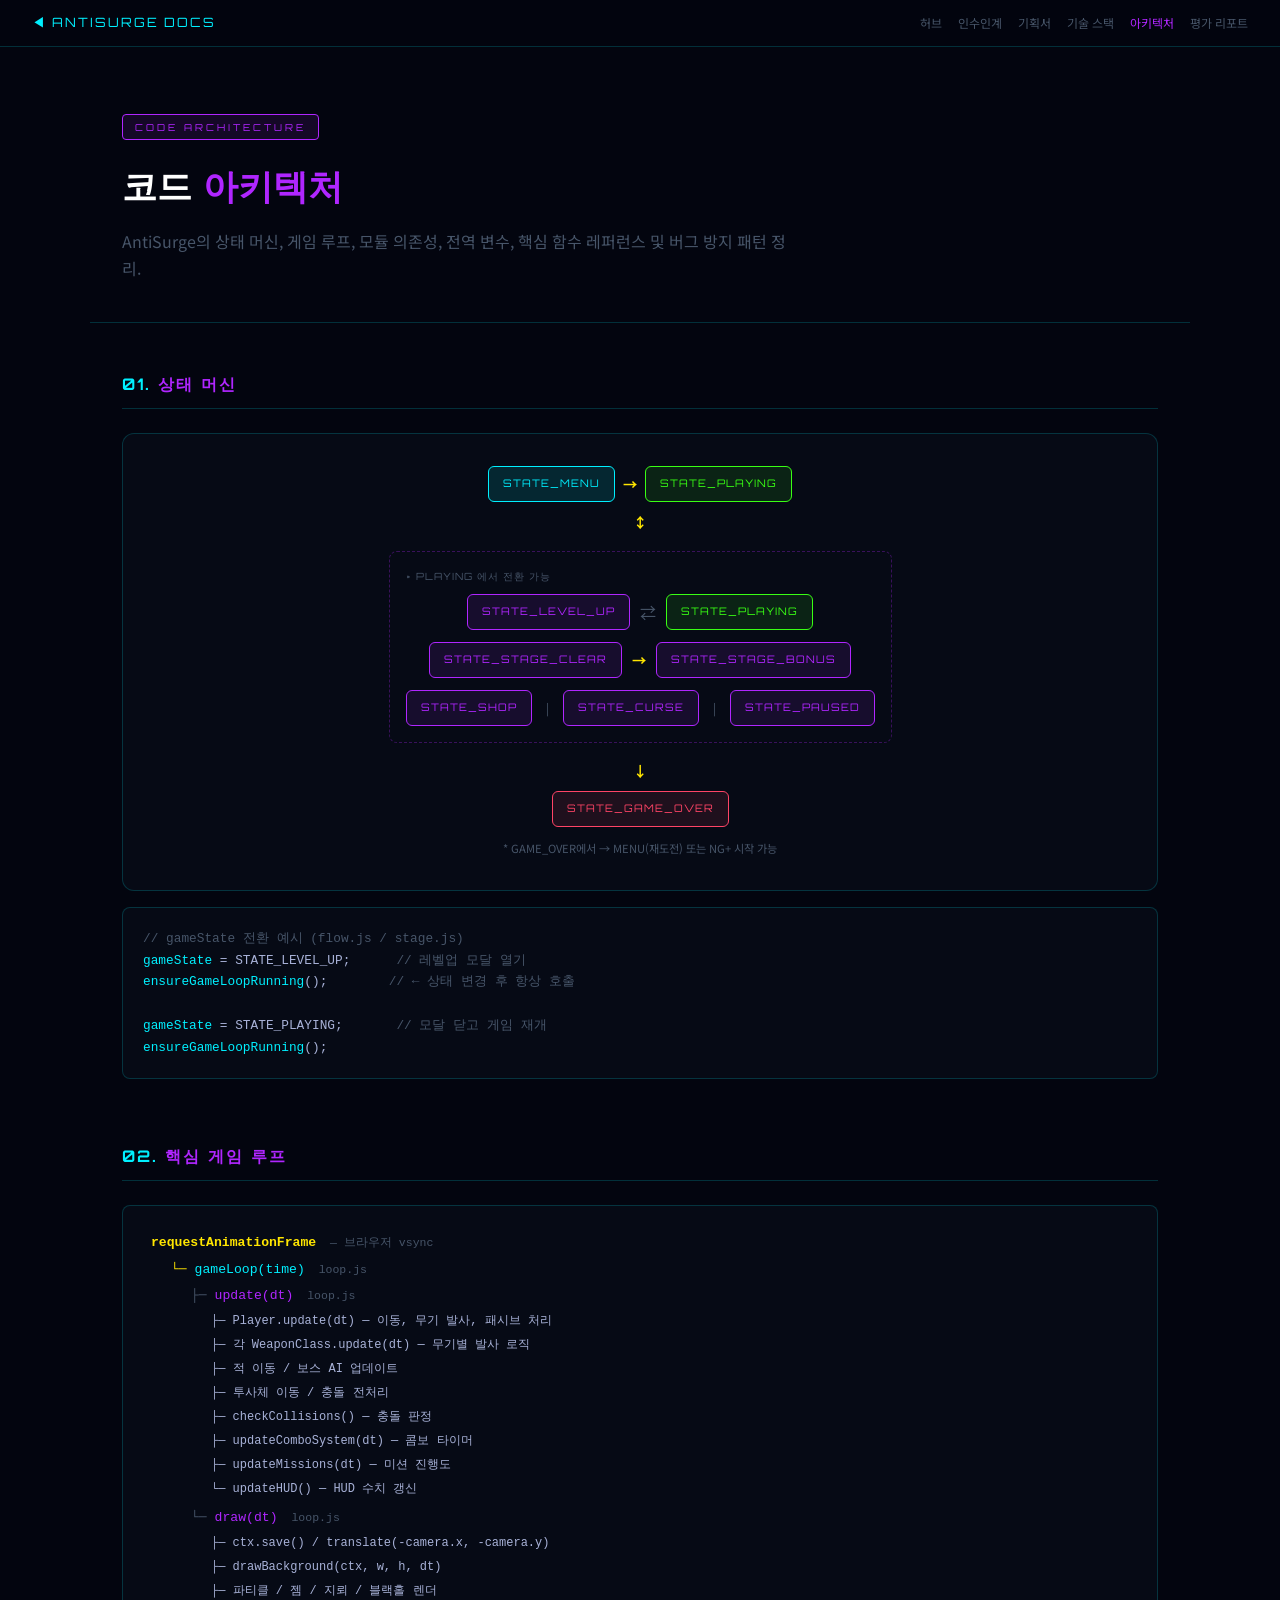
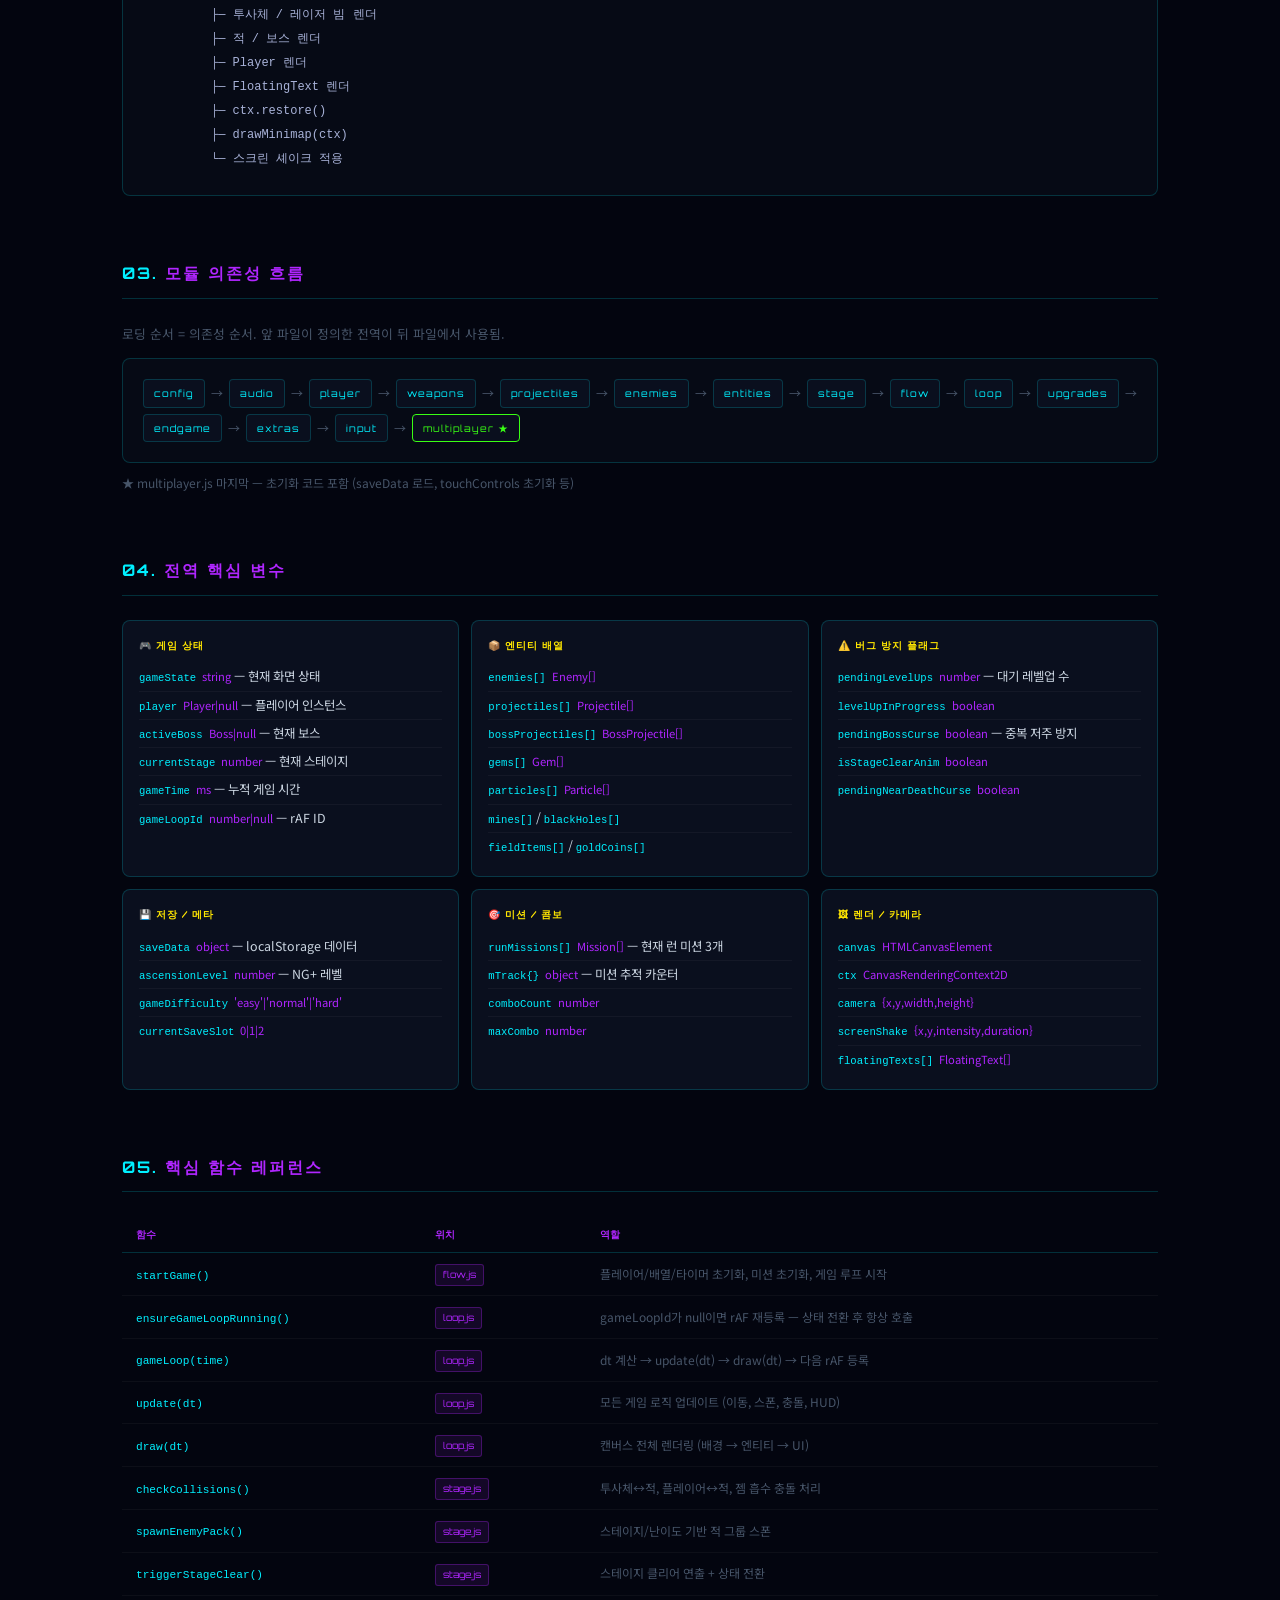
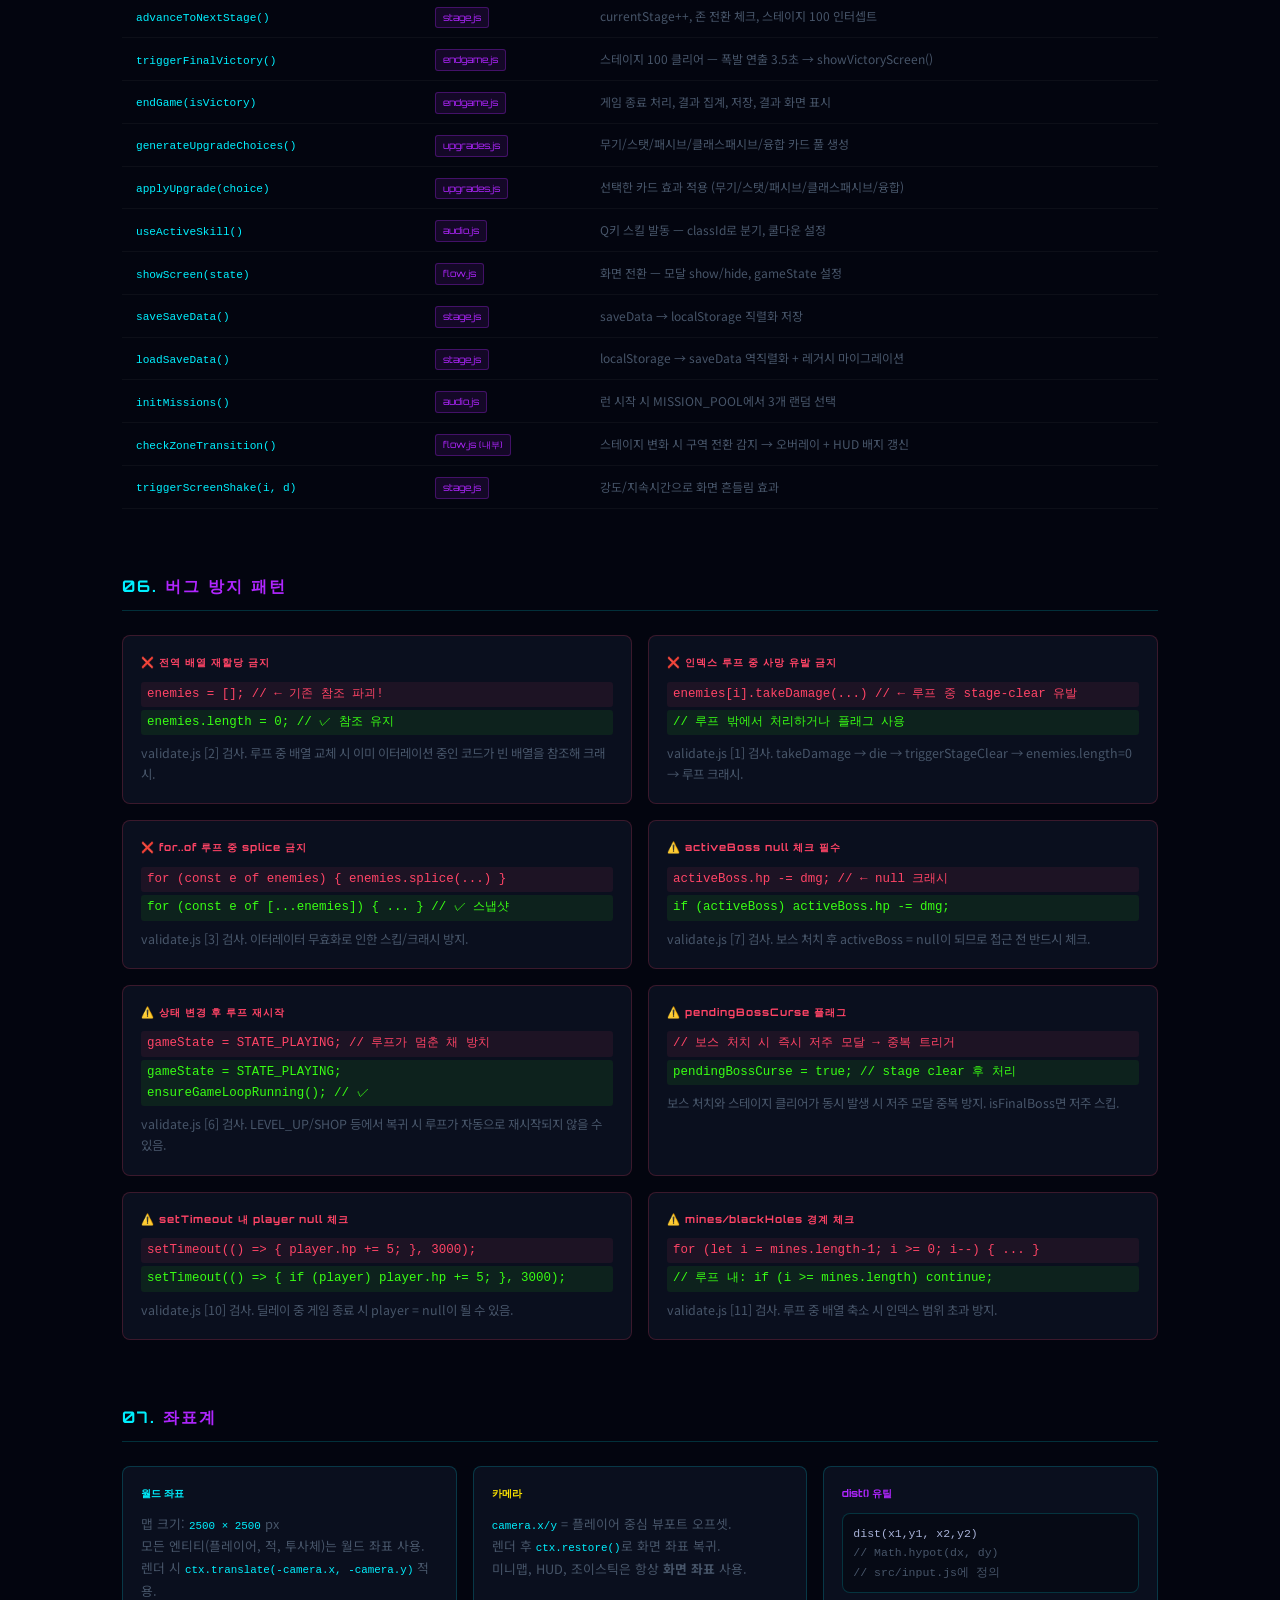
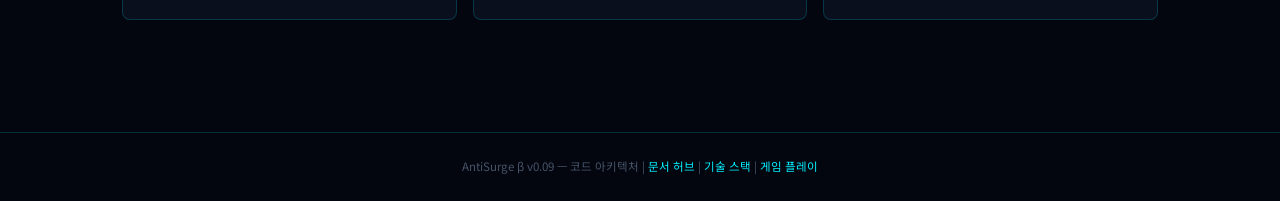
<file: doc/architecture.html>
<!DOCTYPE html>
<html lang="ko">
<head>
<meta charset="UTF-8">
<meta name="viewport" content="width=device-width, initial-scale=1.0">
<title>AntiSurge — 코드 아키텍처</title>
<style>
@import url('https://fonts.googleapis.com/css2?family=Orbitron:wght@400;700;900&family=Noto+Sans+KR:wght@300;400;500;700&display=swap');
*, *::before, *::after { box-sizing: border-box; margin: 0; padding: 0; }
:root {
  --cyan:   #00f0ff;
  --purple: #b026ff;
  --green:  #39ff14;
  --yellow: #ffe600;
  --pink:   #ff4466;
  --bg:     #03050f;
  --card:   #0a0f1e;
  --border: rgba(0,240,255,0.18);
  --text:   #cbd5e1;
  --muted:  #475569;
}
html { scroll-behavior: smooth; }
body { background: var(--bg); color: var(--text); font-family: 'Noto Sans KR', sans-serif; line-height: 1.7; }

nav {
  position: sticky; top: 0; z-index: 100;
  background: rgba(3,5,15,0.92); backdrop-filter: blur(12px);
  border-bottom: 1px solid var(--border); padding: 12px 32px;
  display: flex; align-items: center; gap: 24px; flex-wrap: wrap;
}
.nav-logo { font-family: 'Orbitron', monospace; font-size: .8rem; color: var(--cyan); letter-spacing: 2px; text-decoration: none; }
.nav-links { display: flex; gap: 16px; margin-left: auto; flex-wrap: wrap; }
.nav-links a { font-size: .75rem; color: var(--muted); text-decoration: none; transition: color .2s; }
.nav-links a:hover { color: var(--cyan); }

.hero { padding: 64px 32px 40px; max-width: 1100px; margin: 0 auto; border-bottom: 1px solid var(--border); }
.hero-badge { display: inline-block; font-family: 'Orbitron', monospace; font-size: .6rem; letter-spacing: 3px; background: rgba(176,38,255,.1); border: 1px solid var(--purple); color: var(--purple); padding: 4px 12px; border-radius: 4px; margin-bottom: 16px; }
.hero h1 { font-family: 'Orbitron', monospace; font-size: 2.2rem; font-weight: 900; color: #fff; }
.hero h1 span { color: var(--purple); }
.hero p { margin-top: 12px; color: var(--muted); max-width: 680px; }

.container { max-width: 1100px; margin: 0 auto; padding: 48px 32px; }
section { margin-bottom: 64px; }
section h2 { font-family: 'Orbitron', monospace; font-size: 1rem; font-weight: 700; color: var(--purple); letter-spacing: 2px; text-transform: uppercase; margin-bottom: 24px; padding-bottom: 10px; border-bottom: 1px solid var(--border); }
section h2 .dot { color: var(--cyan); }

pre {
  background: #060a15; border: 1px solid var(--border); border-radius: 8px;
  padding: 20px; overflow-x: auto; font-family: 'Courier New', monospace;
  font-size: .8rem; line-height: 1.7; color: #a8b2d8;
}
pre .kw  { color: var(--purple); }
pre .fn  { color: var(--cyan); }
pre .cm  { color: var(--muted); }
pre .str { color: var(--green); }
pre .num { color: var(--yellow); }
pre .arrow { color: var(--yellow); }
code { font-family: 'Courier New', monospace; color: var(--cyan); font-size: .85em; }

/* ── 상태 머신 ── */
.state-diagram {
  display: flex; flex-direction: column; align-items: center; gap: 0;
  padding: 32px; background: #060a15; border: 1px solid var(--border); border-radius: 12px;
}
.state-row { display: flex; align-items: center; gap: 8px; flex-wrap: wrap; justify-content: center; }
.state-node {
  font-family: 'Orbitron', monospace; font-size: .65rem; letter-spacing: 1px;
  padding: 8px 14px; border-radius: 6px; white-space: nowrap;
}
.state-main   { background: rgba(0,240,255,.12); border: 1.5px solid var(--cyan);   color: var(--cyan); }
.state-sub    { background: rgba(176,38,255,.1); border: 1.5px solid var(--purple); color: var(--purple); }
.state-danger { background: rgba(255,68,102,.1); border: 1.5px solid var(--pink);   color: var(--pink); }
.state-center { background: rgba(57,255,20,.1);  border: 1.5px solid var(--green);  color: var(--green); }
.arr { color: var(--yellow); font-size: .9rem; font-weight: 700; }
.arr-bi { color: var(--muted); }
.sub-states {
  display: flex; flex-direction: column; gap: 6px;
  padding: 16px; border: 1px dashed rgba(176,38,255,.3); border-radius: 8px;
  margin: 8px 0;
}
.sub-label { font-size: .62rem; color: var(--muted); font-family: 'Orbitron', monospace; letter-spacing: 1px; margin-bottom: 4px; }

/* ── 루프 트리 ── */
.loop-tree {
  background: #060a15; border: 1px solid var(--border); border-radius: 8px;
  padding: 24px 28px; font-family: 'Courier New', monospace; font-size: .82rem; line-height: 2;
}
.lt-root  { color: var(--yellow); font-weight: 700; }
.lt-fn    { color: var(--cyan); }
.lt-sub   { color: var(--purple); }
.lt-leaf  { color: #a8b2d8; }
.lt-file  { color: var(--muted); font-size: .72rem; margin-left: 6px; }

/* ── 모듈 플로우 ── */
.module-flow {
  display: flex; flex-wrap: wrap; gap: 6px; align-items: center;
  padding: 20px; background: #060a15; border: 1px solid var(--border); border-radius: 8px;
}
.mf-item {
  font-family: 'Orbitron', monospace; font-size: .6rem; letter-spacing: 1px;
  padding: 5px 10px; border-radius: 4px; background: var(--card); border: 1px solid var(--border);
  color: var(--cyan); white-space: nowrap;
}
.mf-arrow { color: var(--muted); font-size: .75rem; }
.mf-item:hover { border-color: var(--cyan); }

/* ── 변수 그리드 ── */
.var-grid { display: grid; grid-template-columns: repeat(auto-fill, minmax(300px, 1fr)); gap: 12px; }
.var-card {
  background: var(--card); border: 1px solid var(--border); border-radius: 8px; padding: 16px;
}
.var-card h4 { font-family: 'Orbitron', monospace; font-size: .62rem; color: var(--yellow); margin-bottom: 10px; letter-spacing: 1px; }
.var-list { list-style: none; }
.var-list li { font-size: .78rem; padding: 3px 0; border-bottom: 1px solid rgba(255,255,255,.04); }
.var-list li:last-child { border-bottom: none; }
.var-list code { color: var(--cyan); }
.var-list .vtype { color: var(--purple); font-size: .7rem; margin-left: 6px; }

/* ── 함수 테이블 ── */
.fn-table { width: 100%; border-collapse: collapse; font-size: .82rem; }
.fn-table th { font-family: 'Orbitron', monospace; font-size: .6rem; color: var(--purple); text-align: left; padding: 10px 14px; border-bottom: 1px solid var(--border); white-space: nowrap; }
.fn-table td { padding: 9px 14px; border-bottom: 1px solid rgba(255,255,255,.04); vertical-align: middle; }
.fn-table tr:hover td { background: rgba(176,38,255,.04); }
.fn-table code { color: var(--cyan); white-space: nowrap; }
.fn-table .file-tag {
  display: inline-block; font-family: 'Orbitron', monospace; font-size: .58rem;
  padding: 2px 7px; border-radius: 3px; background: rgba(176,38,255,.1);
  color: var(--purple); border: 1px solid rgba(176,38,255,.3); white-space: nowrap;
}
.fn-table .desc { color: var(--muted); font-size: .75rem; }

/* ── 버그 방지 패턴 ── */
.bug-grid { display: grid; grid-template-columns: repeat(auto-fill, minmax(340px, 1fr)); gap: 16px; }
.bug-card {
  background: var(--card); border: 1px solid rgba(255,68,102,.2); border-radius: 8px; padding: 18px;
}
.bug-card h4 { font-family: 'Orbitron', monospace; font-size: .65rem; color: var(--pink); margin-bottom: 10px; letter-spacing: 1px; }
.bug-card .bad  { color: var(--pink);  font-family: monospace; font-size: .78rem; background: rgba(255,68,102,.08); padding: 2px 6px; border-radius: 3px; display: block; margin: 3px 0; }
.bug-card .good { color: var(--green); font-family: monospace; font-size: .78rem; background: rgba(57,255,20,.08);  padding: 2px 6px; border-radius: 3px; display: block; margin: 3px 0; }
.bug-card p { font-size: .78rem; color: var(--muted); margin-top: 8px; }

footer { border-top: 1px solid var(--border); padding: 24px 32px; text-align: center; font-size: .72rem; color: var(--muted); }
footer a { color: var(--cyan); text-decoration: none; }
</style>
</head>
<body>

<nav>
  <a class="nav-logo" href="index.html">◀ ANTISURGE DOCS</a>
  <div class="nav-links">
    <a href="index.html">허브</a>
    <a href="handover.html">인수인계</a>
    <a href="design.html">기획서</a>
    <a href="tech-stack.html">기술 스택</a>
    <a href="architecture.html" style="color:var(--purple)">아키텍처</a>
    <a href="evaluation.html">평가 리포트</a>
  </div>
</nav>

<div class="hero">
  <div class="hero-badge">CODE ARCHITECTURE</div>
  <h1>코드 <span>아키텍처</span></h1>
  <p>AntiSurge의 상태 머신, 게임 루프, 모듈 의존성, 전역 변수, 핵심 함수 레퍼런스 및 버그 방지 패턴 정리.</p>
</div>

<div class="container">

  <!-- 1. 상태 머신 -->
  <section>
    <h2><span class="dot">01.</span> 상태 머신</h2>
    <div class="state-diagram">
      <div class="state-row">
        <div class="state-node state-main">STATE_MENU</div>
        <div class="arr">→</div>
        <div class="state-node state-center">STATE_PLAYING</div>
      </div>
      <div class="arr" style="margin: 8px 0;">↕</div>
      <div class="sub-states">
        <div class="sub-label">▸ PLAYING 에서 전환 가능</div>
        <div class="state-row" style="gap: 10px;">
          <div class="state-node state-sub">STATE_LEVEL_UP</div>
          <div class="arr-bi">⇄</div>
          <div class="state-node state-center">STATE_PLAYING</div>
        </div>
        <div class="state-row" style="gap: 10px; margin-top: 6px;">
          <div class="state-node state-sub">STATE_STAGE_CLEAR</div>
          <div class="arr">→</div>
          <div class="state-node state-sub">STATE_STAGE_BONUS</div>
        </div>
        <div class="state-row" style="gap: 10px; margin-top: 6px;">
          <div class="state-node state-sub">STATE_SHOP</div>
          <span style="color:var(--muted); font-size:.75rem; margin: 0 4px;">|</span>
          <div class="state-node state-sub">STATE_CURSE</div>
          <span style="color:var(--muted); font-size:.75rem; margin: 0 4px;">|</span>
          <div class="state-node state-sub">STATE_PAUSED</div>
        </div>
      </div>
      <div class="arr" style="margin: 8px 0;">↓</div>
      <div class="state-node state-danger">STATE_GAME_OVER</div>
      <p style="font-size:.7rem; color:var(--muted); margin-top:12px;">* GAME_OVER에서 → MENU(재도전) 또는 NG+ 시작 가능</p>
    </div>
    <div style="margin-top: 16px;">
      <pre><span class="cm">// gameState 전환 예시 (flow.js / stage.js)</span>
<span class="fn">gameState</span> = STATE_LEVEL_UP;      <span class="cm">// 레벨업 모달 열기</span>
<span class="fn">ensureGameLoopRunning</span>();        <span class="cm">// ← 상태 변경 후 항상 호출</span>

<span class="fn">gameState</span> = STATE_PLAYING;       <span class="cm">// 모달 닫고 게임 재개</span>
<span class="fn">ensureGameLoopRunning</span>();</pre>
    </div>
  </section>

  <!-- 2. 핵심 게임 루프 -->
  <section>
    <h2><span class="dot">02.</span> 핵심 게임 루프</h2>
    <div class="loop-tree">
      <div><span class="lt-root">requestAnimationFrame</span> <span class="lt-file">— 브라우저 vsync</span></div>
      <div style="padding-left:20px;"><span class="lt-arrow" style="color:var(--yellow);">└─</span> <span class="lt-fn">gameLoop(time)</span> <span class="lt-file">loop.js</span></div>
      <div style="padding-left:40px;"><span style="color:var(--muted)">├─</span> <span class="lt-sub">update(dt)</span> <span class="lt-file">loop.js</span></div>
      <div style="padding-left:60px; color:#a8b2d8; font-size:.75rem;">
        ├─ Player.update(dt) — 이동, 무기 발사, 패시브 처리<br>
        ├─ 각 WeaponClass.update(dt) — 무기별 발사 로직<br>
        ├─ 적 이동 / 보스 AI 업데이트<br>
        ├─ 투사체 이동 / 충돌 전처리<br>
        ├─ checkCollisions() — 충돌 판정<br>
        ├─ updateComboSystem(dt) — 콤보 타이머<br>
        ├─ updateMissions(dt) — 미션 진행도<br>
        └─ updateHUD() — HUD 수치 갱신
      </div>
      <div style="padding-left:40px; margin-top: 4px;"><span style="color:var(--muted)">└─</span> <span class="lt-sub">draw(dt)</span> <span class="lt-file">loop.js</span></div>
      <div style="padding-left:60px; color:#a8b2d8; font-size:.75rem;">
        ├─ ctx.save() / translate(-camera.x, -camera.y)<br>
        ├─ drawBackground(ctx, w, h, dt)<br>
        ├─ 파티클 / 젬 / 지뢰 / 블랙홀 렌더<br>
        ├─ 투사체 / 레이저 빔 렌더<br>
        ├─ 적 / 보스 렌더<br>
        ├─ Player 렌더<br>
        ├─ FloatingText 렌더<br>
        ├─ ctx.restore()<br>
        ├─ drawMinimap(ctx)<br>
        └─ 스크린 셰이크 적용
      </div>
    </div>
  </section>

  <!-- 3. 모듈 의존성 -->
  <section>
    <h2><span class="dot">03.</span> 모듈 의존성 흐름</h2>
    <p style="font-size:.8rem; color:var(--muted); margin-bottom: 14px;">로딩 순서 = 의존성 순서. 앞 파일이 정의한 전역이 뒤 파일에서 사용됨.</p>
    <div class="module-flow">
      <div class="mf-item">config</div><div class="mf-arrow">→</div>
      <div class="mf-item">audio</div><div class="mf-arrow">→</div>
      <div class="mf-item">player</div><div class="mf-arrow">→</div>
      <div class="mf-item">weapons</div><div class="mf-arrow">→</div>
      <div class="mf-item">projectiles</div><div class="mf-arrow">→</div>
      <div class="mf-item">enemies</div><div class="mf-arrow">→</div>
      <div class="mf-item">entities</div><div class="mf-arrow">→</div>
      <div class="mf-item">stage</div><div class="mf-arrow">→</div>
      <div class="mf-item">flow</div><div class="mf-arrow">→</div>
      <div class="mf-item">loop</div><div class="mf-arrow">→</div>
      <div class="mf-item">upgrades</div><div class="mf-arrow">→</div>
      <div class="mf-item">endgame</div><div class="mf-arrow">→</div>
      <div class="mf-item">extras</div><div class="mf-arrow">→</div>
      <div class="mf-item">input</div><div class="mf-arrow">→</div>
      <div class="mf-item" style="border-color:var(--green); color:var(--green);">multiplayer ★</div>
    </div>
    <p style="font-size:.75rem; color:var(--muted); margin-top:10px;">★ multiplayer.js 마지막 — 초기화 코드 포함 (saveData 로드, touchControls 초기화 등)</p>
  </section>

  <!-- 4. 전역 핵심 변수 -->
  <section>
    <h2><span class="dot">04.</span> 전역 핵심 변수</h2>
    <div class="var-grid">
      <div class="var-card">
        <h4>🎮 게임 상태</h4>
        <ul class="var-list">
          <li><code>gameState</code><span class="vtype">string</span> — 현재 화면 상태</li>
          <li><code>player</code><span class="vtype">Player|null</span> — 플레이어 인스턴스</li>
          <li><code>activeBoss</code><span class="vtype">Boss|null</span> — 현재 보스</li>
          <li><code>currentStage</code><span class="vtype">number</span> — 현재 스테이지</li>
          <li><code>gameTime</code><span class="vtype">ms</span> — 누적 게임 시간</li>
          <li><code>gameLoopId</code><span class="vtype">number|null</span> — rAF ID</li>
        </ul>
      </div>
      <div class="var-card">
        <h4>📦 엔티티 배열</h4>
        <ul class="var-list">
          <li><code>enemies[]</code><span class="vtype">Enemy[]</span></li>
          <li><code>projectiles[]</code><span class="vtype">Projectile[]</span></li>
          <li><code>bossProjectiles[]</code><span class="vtype">BossProjectile[]</span></li>
          <li><code>gems[]</code><span class="vtype">Gem[]</span></li>
          <li><code>particles[]</code><span class="vtype">Particle[]</span></li>
          <li><code>mines[]</code> / <code>blackHoles[]</code></li>
          <li><code>fieldItems[]</code> / <code>goldCoins[]</code></li>
        </ul>
      </div>
      <div class="var-card">
        <h4>⚠️ 버그 방지 플래그</h4>
        <ul class="var-list">
          <li><code>pendingLevelUps</code><span class="vtype">number</span> — 대기 레벨업 수</li>
          <li><code>levelUpInProgress</code><span class="vtype">boolean</span></li>
          <li><code>pendingBossCurse</code><span class="vtype">boolean</span> — 중복 저주 방지</li>
          <li><code>isStageClearAnim</code><span class="vtype">boolean</span></li>
          <li><code>pendingNearDeathCurse</code><span class="vtype">boolean</span></li>
        </ul>
      </div>
      <div class="var-card">
        <h4>💾 저장 / 메타</h4>
        <ul class="var-list">
          <li><code>saveData</code><span class="vtype">object</span> — localStorage 데이터</li>
          <li><code>ascensionLevel</code><span class="vtype">number</span> — NG+ 레벨</li>
          <li><code>gameDifficulty</code><span class="vtype">'easy'|'normal'|'hard'</span></li>
          <li><code>currentSaveSlot</code><span class="vtype">0|1|2</span></li>
        </ul>
      </div>
      <div class="var-card">
        <h4>🎯 미션 / 콤보</h4>
        <ul class="var-list">
          <li><code>runMissions[]</code><span class="vtype">Mission[]</span> — 현재 런 미션 3개</li>
          <li><code>mTrack{}</code><span class="vtype">object</span> — 미션 추적 카운터</li>
          <li><code>comboCount</code><span class="vtype">number</span></li>
          <li><code>maxCombo</code><span class="vtype">number</span></li>
        </ul>
      </div>
      <div class="var-card">
        <h4>🖼 렌더 / 카메라</h4>
        <ul class="var-list">
          <li><code>canvas</code><span class="vtype">HTMLCanvasElement</span></li>
          <li><code>ctx</code><span class="vtype">CanvasRenderingContext2D</span></li>
          <li><code>camera</code><span class="vtype">{x,y,width,height}</span></li>
          <li><code>screenShake</code><span class="vtype">{x,y,intensity,duration}</span></li>
          <li><code>floatingTexts[]</code><span class="vtype">FloatingText[]</span></li>
        </ul>
      </div>
    </div>
  </section>

  <!-- 5. 함수 레퍼런스 -->
  <section>
    <h2><span class="dot">05.</span> 핵심 함수 레퍼런스</h2>
    <table class="fn-table">
      <thead>
        <tr><th>함수</th><th>위치</th><th>역할</th></tr>
      </thead>
      <tbody>
        <tr><td><code>startGame()</code></td><td><span class="file-tag">flow.js</span></td><td class="desc">플레이어/배열/타이머 초기화, 미션 초기화, 게임 루프 시작</td></tr>
        <tr><td><code>ensureGameLoopRunning()</code></td><td><span class="file-tag">loop.js</span></td><td class="desc">gameLoopId가 null이면 rAF 재등록 — 상태 전환 후 항상 호출</td></tr>
        <tr><td><code>gameLoop(time)</code></td><td><span class="file-tag">loop.js</span></td><td class="desc">dt 계산 → update(dt) → draw(dt) → 다음 rAF 등록</td></tr>
        <tr><td><code>update(dt)</code></td><td><span class="file-tag">loop.js</span></td><td class="desc">모든 게임 로직 업데이트 (이동, 스폰, 충돌, HUD)</td></tr>
        <tr><td><code>draw(dt)</code></td><td><span class="file-tag">loop.js</span></td><td class="desc">캔버스 전체 렌더링 (배경 → 엔티티 → UI)</td></tr>
        <tr><td><code>checkCollisions()</code></td><td><span class="file-tag">stage.js</span></td><td class="desc">투사체↔적, 플레이어↔적, 젬 흡수 충돌 처리</td></tr>
        <tr><td><code>spawnEnemyPack()</code></td><td><span class="file-tag">stage.js</span></td><td class="desc">스테이지/난이도 기반 적 그룹 스폰</td></tr>
        <tr><td><code>triggerStageClear()</code></td><td><span class="file-tag">stage.js</span></td><td class="desc">스테이지 클리어 연출 + 상태 전환</td></tr>
        <tr><td><code>advanceToNextStage()</code></td><td><span class="file-tag">stage.js</span></td><td class="desc">currentStage++, 존 전환 체크, 스테이지 100 인터셉트</td></tr>
        <tr><td><code>triggerFinalVictory()</code></td><td><span class="file-tag">endgame.js</span></td><td class="desc">스테이지 100 클리어 — 폭발 연출 3.5초 → showVictoryScreen()</td></tr>
        <tr><td><code>endGame(isVictory)</code></td><td><span class="file-tag">endgame.js</span></td><td class="desc">게임 종료 처리, 결과 집계, 저장, 결과 화면 표시</td></tr>
        <tr><td><code>generateUpgradeChoices()</code></td><td><span class="file-tag">upgrades.js</span></td><td class="desc">무기/스탯/패시브/클래스패시브/융합 카드 풀 생성</td></tr>
        <tr><td><code>applyUpgrade(choice)</code></td><td><span class="file-tag">upgrades.js</span></td><td class="desc">선택한 카드 효과 적용 (무기/스탯/패시브/클래스패시브/융합)</td></tr>
        <tr><td><code>useActiveSkill()</code></td><td><span class="file-tag">audio.js</span></td><td class="desc">Q키 스킬 발동 — classId로 분기, 쿨다운 설정</td></tr>
        <tr><td><code>showScreen(state)</code></td><td><span class="file-tag">flow.js</span></td><td class="desc">화면 전환 — 모달 show/hide, gameState 설정</td></tr>
        <tr><td><code>saveSaveData()</code></td><td><span class="file-tag">stage.js</span></td><td class="desc">saveData → localStorage 직렬화 저장</td></tr>
        <tr><td><code>loadSaveData()</code></td><td><span class="file-tag">stage.js</span></td><td class="desc">localStorage → saveData 역직렬화 + 레거시 마이그레이션</td></tr>
        <tr><td><code>initMissions()</code></td><td><span class="file-tag">audio.js</span></td><td class="desc">런 시작 시 MISSION_POOL에서 3개 랜덤 선택</td></tr>
        <tr><td><code>checkZoneTransition()</code></td><td><span class="file-tag">flow.js (내부)</span></td><td class="desc">스테이지 변화 시 구역 전환 감지 → 오버레이 + HUD 배지 갱신</td></tr>
        <tr><td><code>triggerScreenShake(i, d)</code></td><td><span class="file-tag">stage.js</span></td><td class="desc">강도/지속시간으로 화면 흔들림 효과</td></tr>
      </tbody>
    </table>
  </section>

  <!-- 6. 버그 방지 패턴 -->
  <section>
    <h2><span class="dot">06.</span> 버그 방지 패턴</h2>
    <div class="bug-grid">

      <div class="bug-card">
        <h4>❌ 전역 배열 재할당 금지</h4>
        <span class="bad">enemies = [];  // ← 기존 참조 파괴!</span>
        <span class="good">enemies.length = 0;  // ✓ 참조 유지</span>
        <p>validate.js [2] 검사. 루프 중 배열 교체 시 이미 이터레이션 중인 코드가 빈 배열을 참조해 크래시.</p>
      </div>

      <div class="bug-card">
        <h4>❌ 인덱스 루프 중 사망 유발 금지</h4>
        <span class="bad">enemies[i].takeDamage(...)  // ← 루프 중 stage-clear 유발</span>
        <span class="good">// 루프 밖에서 처리하거나 플래그 사용</span>
        <p>validate.js [1] 검사. takeDamage → die → triggerStageClear → enemies.length=0 → 루프 크래시.</p>
      </div>

      <div class="bug-card">
        <h4>❌ for..of 루프 중 splice 금지</h4>
        <span class="bad">for (const e of enemies) { enemies.splice(...) }</span>
        <span class="good">for (const e of [...enemies]) { ... }  // ✓ 스냅샷</span>
        <p>validate.js [3] 검사. 이터레이터 무효화로 인한 스킵/크래시 방지.</p>
      </div>

      <div class="bug-card">
        <h4>⚠️ activeBoss null 체크 필수</h4>
        <span class="bad">activeBoss.hp -= dmg;  // ← null 크래시</span>
        <span class="good">if (activeBoss) activeBoss.hp -= dmg;</span>
        <p>validate.js [7] 검사. 보스 처치 후 activeBoss = null이 되므로 접근 전 반드시 체크.</p>
      </div>

      <div class="bug-card">
        <h4>⚠️ 상태 변경 후 루프 재시작</h4>
        <span class="bad">gameState = STATE_PLAYING;  // 루프가 멈춘 채 방치</span>
        <span class="good">gameState = STATE_PLAYING;<br>ensureGameLoopRunning();  // ✓</span>
        <p>validate.js [6] 검사. LEVEL_UP/SHOP 등에서 복귀 시 루프가 자동으로 재시작되지 않을 수 있음.</p>
      </div>

      <div class="bug-card">
        <h4>⚠️ pendingBossCurse 플래그</h4>
        <span class="bad">// 보스 처치 시 즉시 저주 모달 → 중복 트리거</span>
        <span class="good">pendingBossCurse = true;  // stage clear 후 처리</span>
        <p>보스 처치와 스테이지 클리어가 동시 발생 시 저주 모달 중복 방지. isFinalBoss면 저주 스킵.</p>
      </div>

      <div class="bug-card">
        <h4>⚠️ setTimeout 내 player null 체크</h4>
        <span class="bad">setTimeout(() => { player.hp += 5; }, 3000);</span>
        <span class="good">setTimeout(() => { if (player) player.hp += 5; }, 3000);</span>
        <p>validate.js [10] 검사. 딜레이 중 게임 종료 시 player = null이 될 수 있음.</p>
      </div>

      <div class="bug-card">
        <h4>⚠️ mines/blackHoles 경계 체크</h4>
        <span class="bad">for (let i = mines.length-1; i >= 0; i--) { ... }</span>
        <span class="good">// 루프 내: if (i >= mines.length) continue;</span>
        <p>validate.js [11] 검사. 루프 중 배열 축소 시 인덱스 범위 초과 방지.</p>
      </div>

    </div>
  </section>

  <!-- 7. 좌표계 -->
  <section>
    <h2><span class="dot">07.</span> 좌표계</h2>
    <div style="display:grid; grid-template-columns: repeat(auto-fill, minmax(280px,1fr)); gap: 16px;">
      <div style="background:var(--card); border:1px solid var(--border); border-radius:8px; padding:18px;">
        <h4 style="font-family:'Orbitron',monospace; font-size:.65rem; color:var(--cyan); margin-bottom:10px;">월드 좌표</h4>
        <p style="font-size:.8rem; color:var(--muted);">맵 크기: <code>2500 × 2500</code> px<br>모든 엔티티(플레이어, 적, 투사체)는 월드 좌표 사용.<br>렌더 시 <code>ctx.translate(-camera.x, -camera.y)</code> 적용.</p>
      </div>
      <div style="background:var(--card); border:1px solid var(--border); border-radius:8px; padding:18px;">
        <h4 style="font-family:'Orbitron',monospace; font-size:.65rem; color:var(--yellow); margin-bottom:10px;">카메라</h4>
        <p style="font-size:.8rem; color:var(--muted);"><code>camera.x/y</code> = 플레이어 중심 뷰포트 오프셋.<br>렌더 후 <code>ctx.restore()</code>로 화면 좌표 복귀.<br>미니맵, HUD, 조이스틱은 항상 <strong>화면 좌표</strong> 사용.</p>
      </div>
      <div style="background:var(--card); border:1px solid var(--border); border-radius:8px; padding:18px;">
        <h4 style="font-family:'Orbitron',monospace; font-size:.65rem; color:var(--purple); margin-bottom:10px;">dist() 유틸</h4>
        <pre style="font-size:.72rem; padding:10px;">dist(x1,y1, x2,y2)
<span class="cm">// Math.hypot(dx, dy)</span>
<span class="cm">// src/input.js에 정의</span></pre>
      </div>
    </div>
  </section>

</div>

<footer>
  <p>AntiSurge β v0.09 — 코드 아키텍처 | <a href="index.html">문서 허브</a> | <a href="tech-stack.html">기술 스택</a> | <a href="https://antisurge-c0463.web.app" target="_blank">게임 플레이</a></p>
</footer>

</body>
</html>
</file>
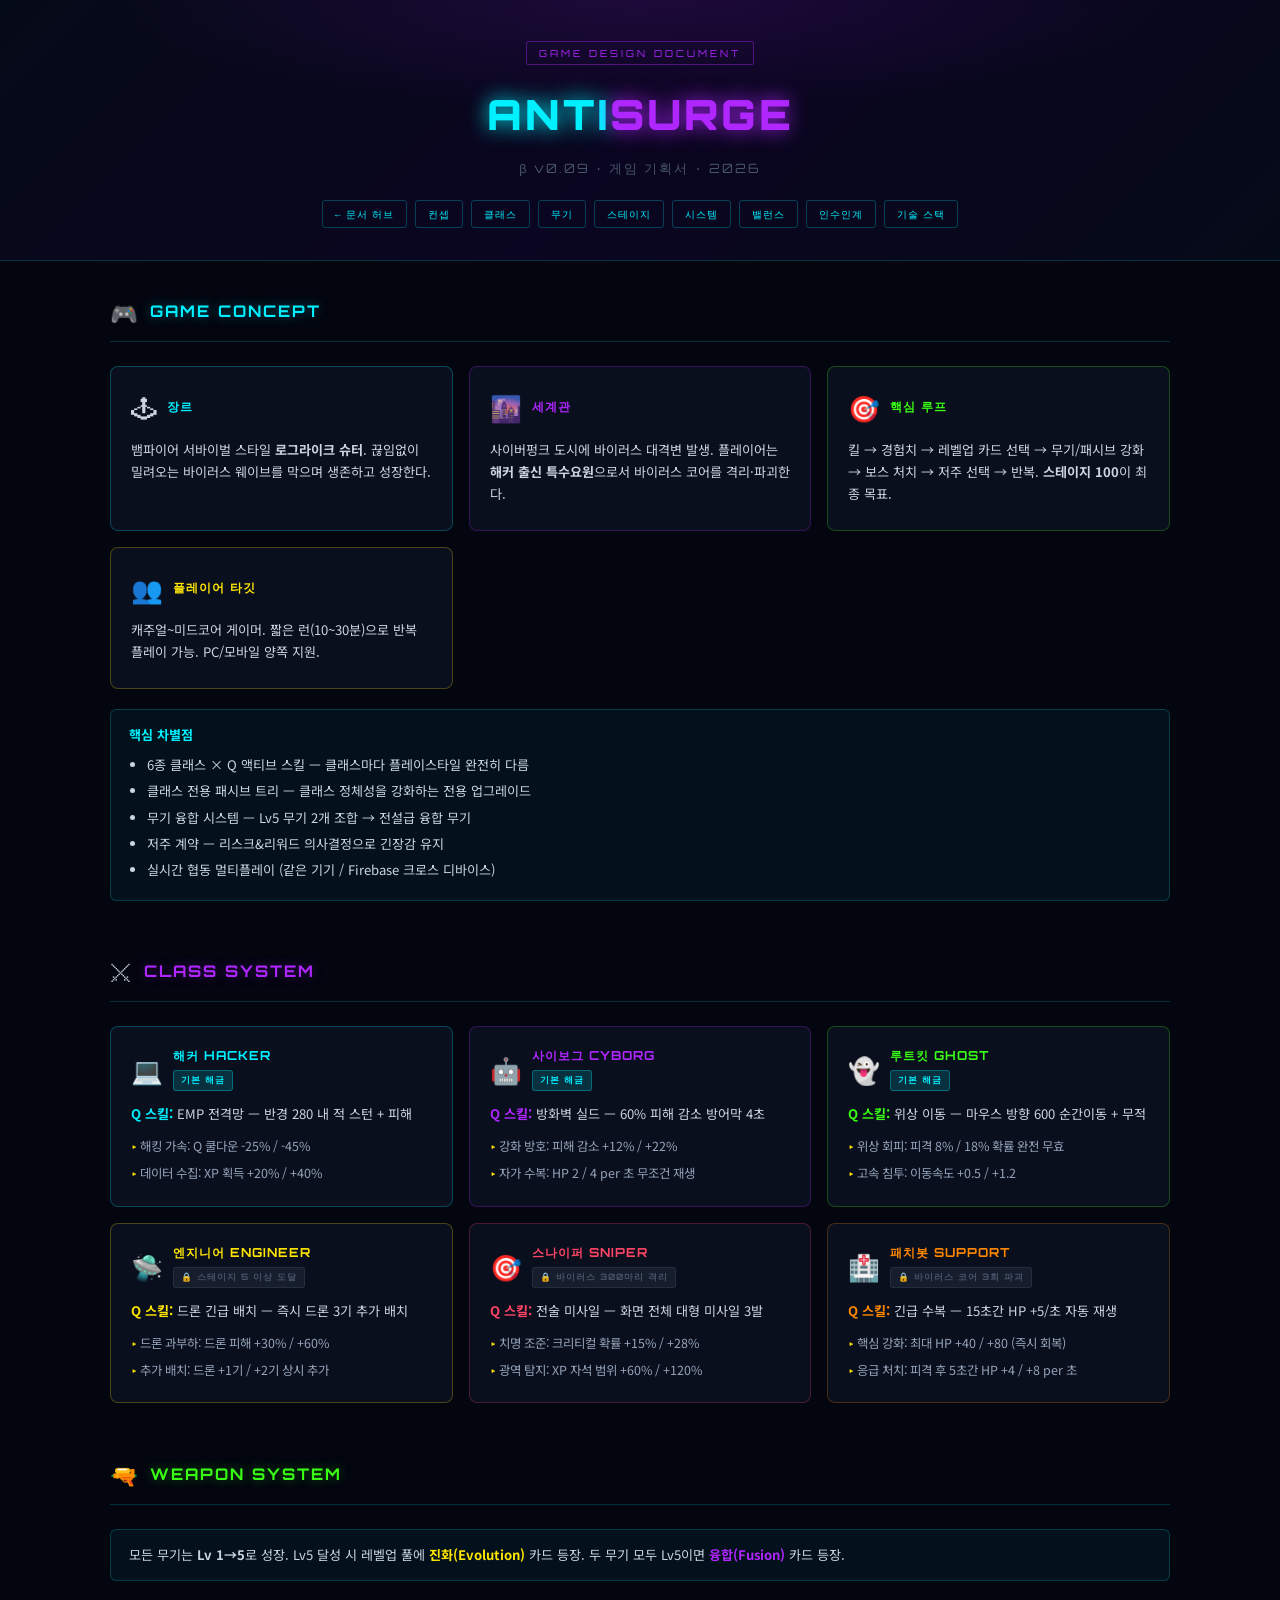
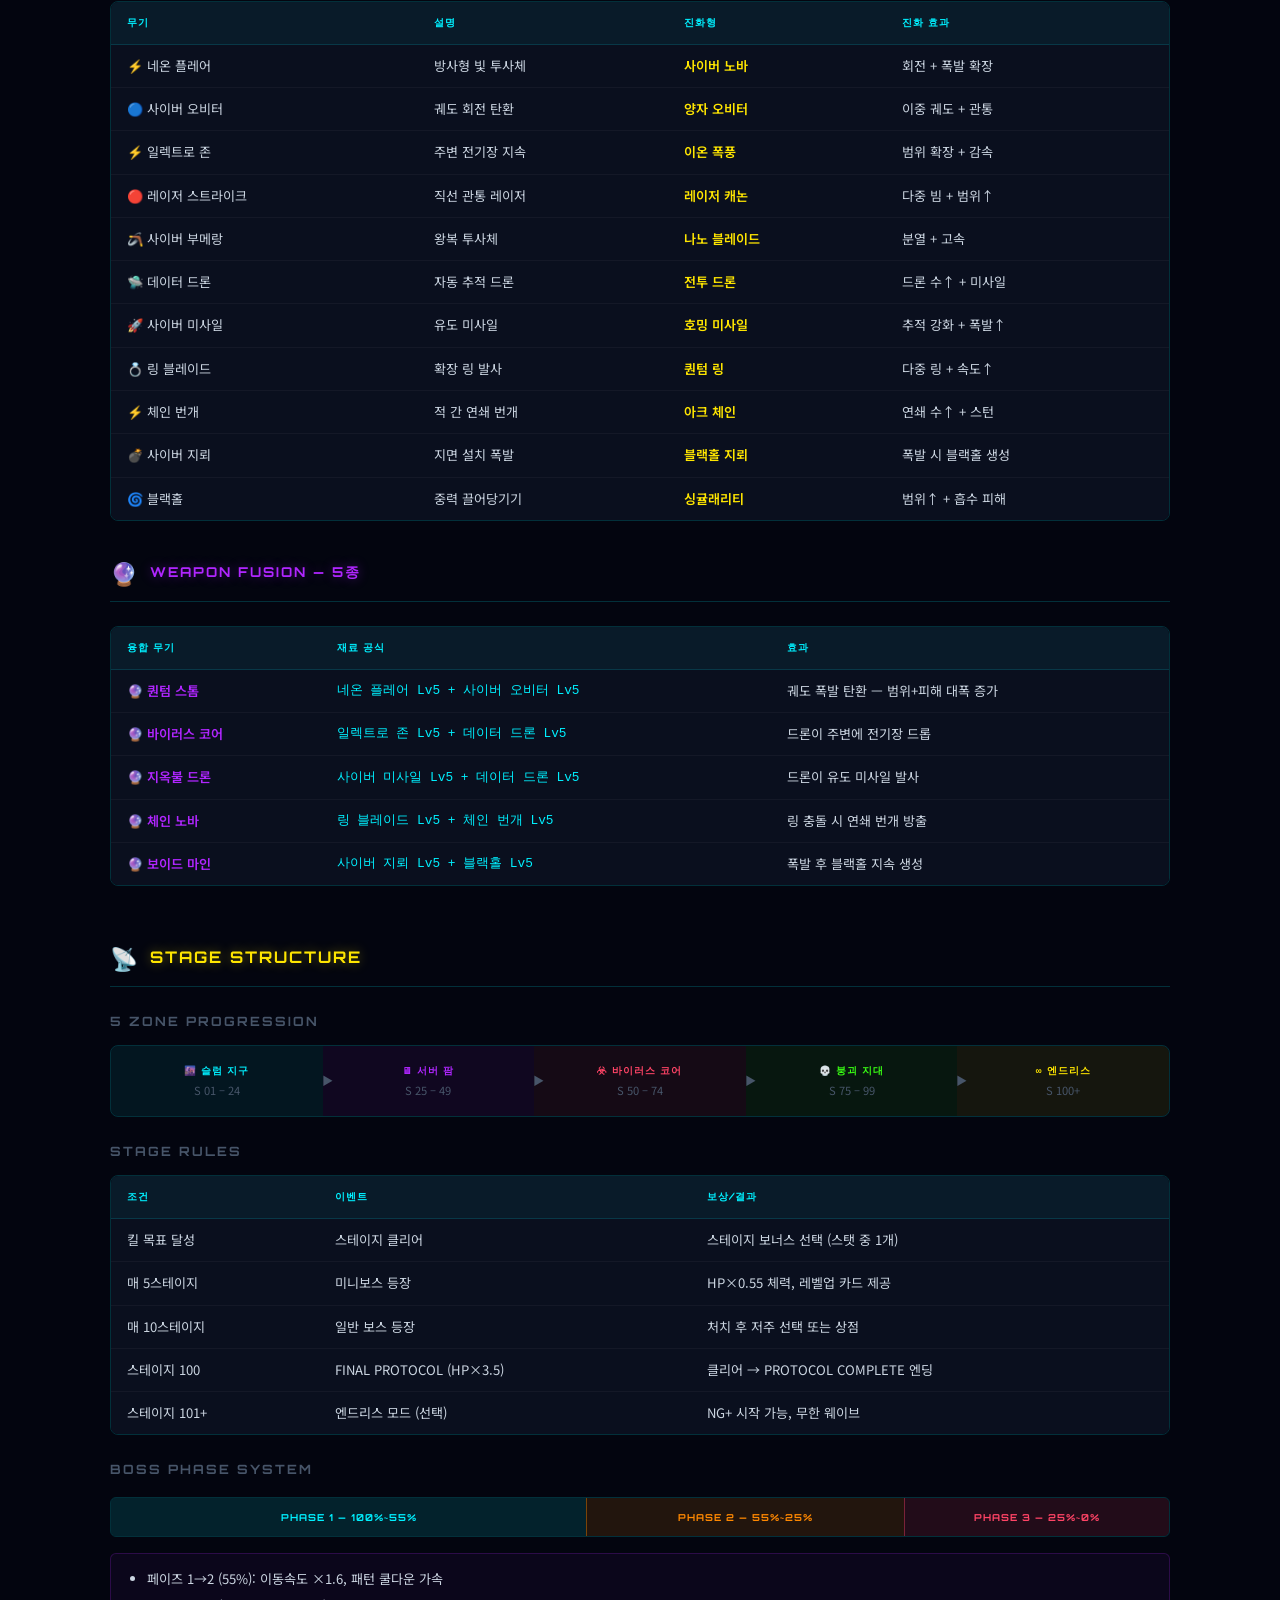
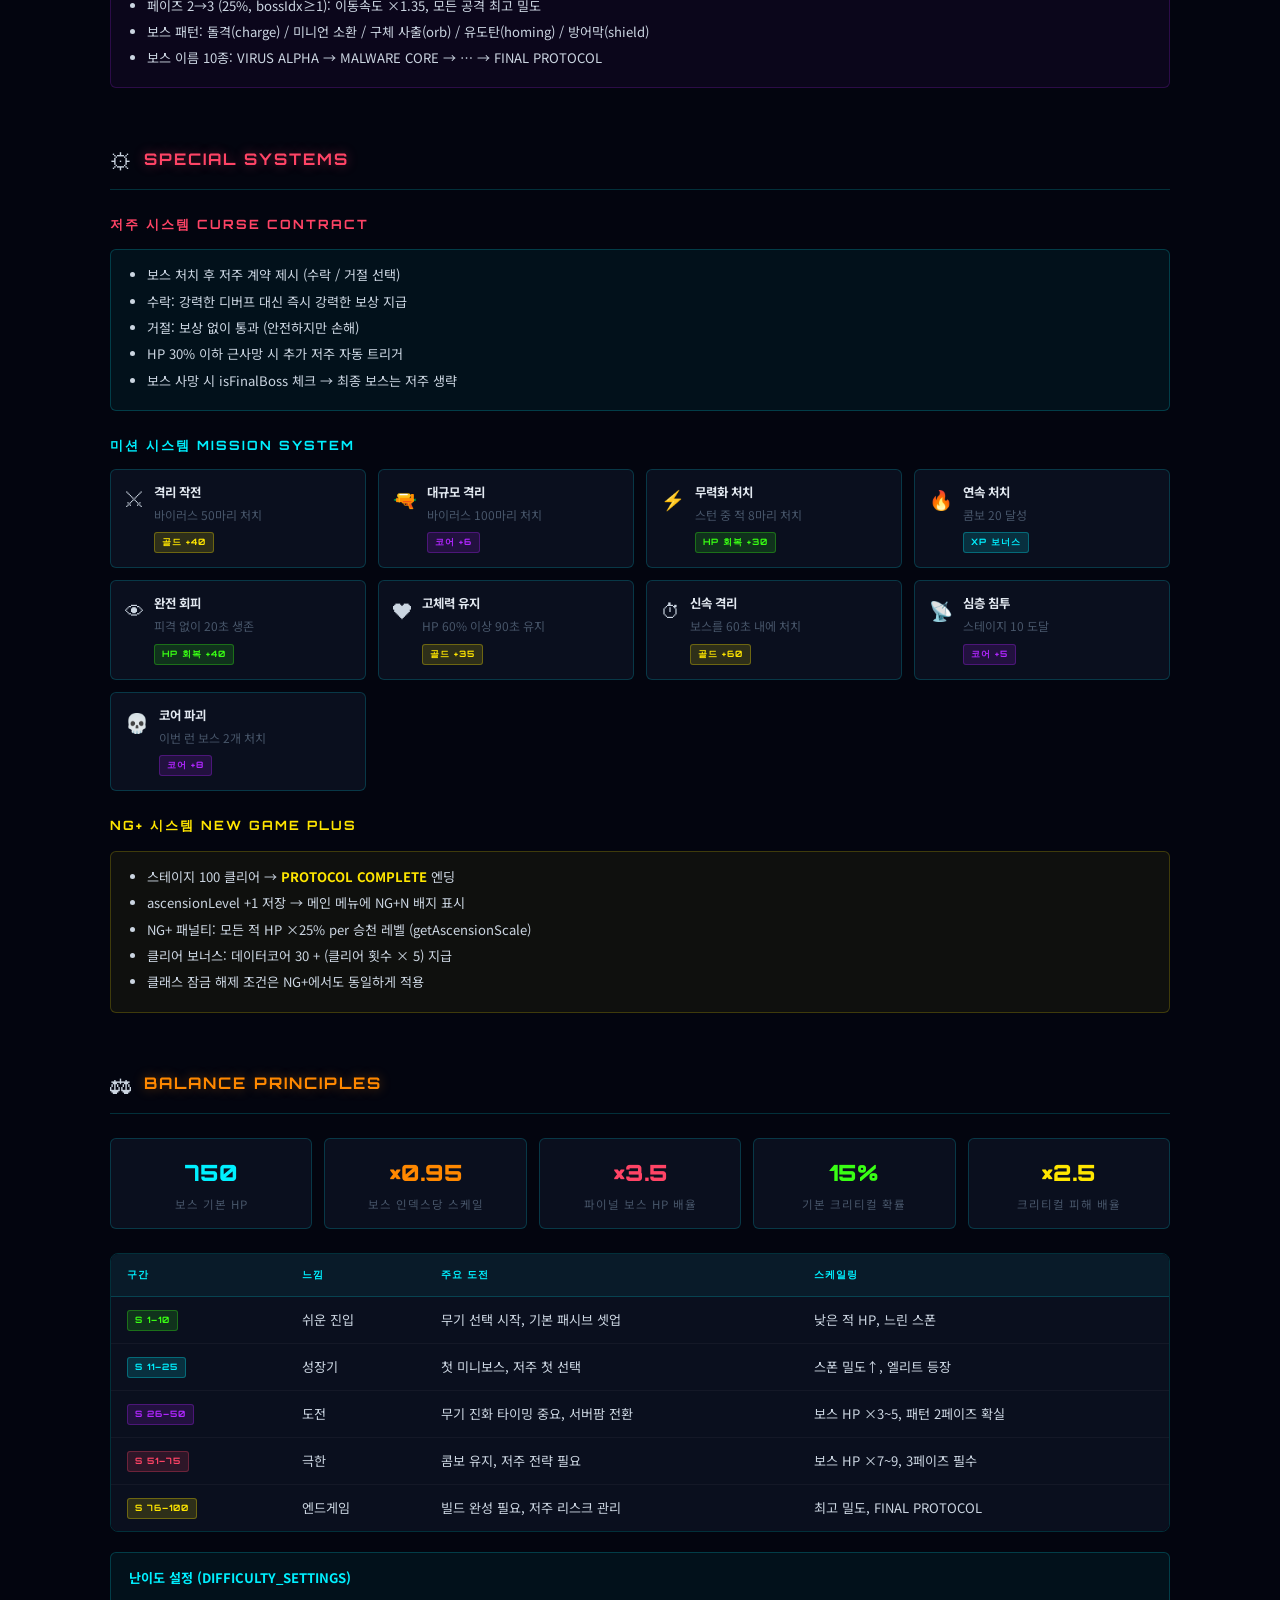
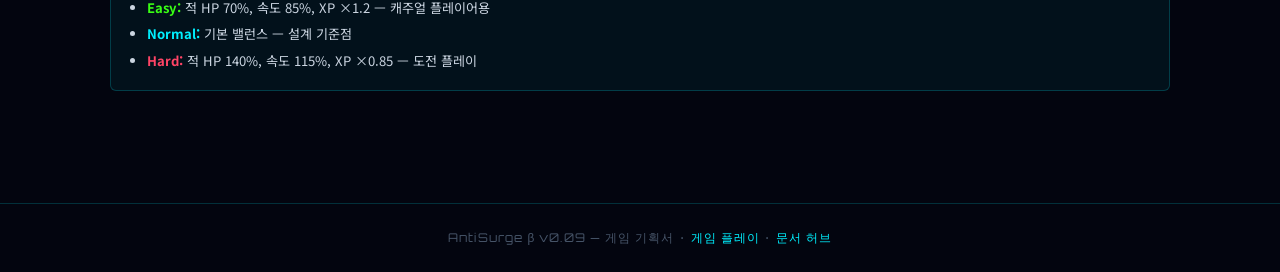
<file: doc/design.html>
<!DOCTYPE html>
<html lang="ko">
<head>
<meta charset="UTF-8">
<meta name="viewport" content="width=device-width, initial-scale=1.0">
<title>AntiSurge — 게임 기획서</title>
<style>
@import url('https://fonts.googleapis.com/css2?family=Orbitron:wght@400;700;900&family=Noto+Sans+KR:wght@300;400;500;700&display=swap');

*, *::before, *::after { box-sizing: border-box; margin: 0; padding: 0; }
:root {
  --cyan:   #00f0ff;
  --purple: #b026ff;
  --green:  #39ff14;
  --yellow: #ffe600;
  --pink:   #ff4466;
  --orange: #ff8800;
  --bg:     #03050f;
  --card:   #0a0f1e;
  --border: rgba(0,240,255,0.18);
  --text:   #cbd5e1;
  --muted:  #475569;
}

html { scroll-behavior: smooth; }
body {
  background: var(--bg);
  color: var(--text);
  font-family: 'Noto Sans KR', 'Malgun Gothic', sans-serif;
  font-size: 14px;
  line-height: 1.7;
  min-height: 100vh;
}

/* ── HEADER ── */
header {
  background: linear-gradient(135deg, #050a18 0%, #0a0520 50%, #050a18 100%);
  border-bottom: 1px solid var(--border);
  padding: 40px 24px 32px;
  text-align: center;
  position: relative;
  overflow: hidden;
}
header::before {
  content: '';
  position: absolute; inset: 0;
  background: radial-gradient(ellipse 60% 60% at 50% 0%, rgba(176,38,255,.12) 0%, transparent 70%);
}
.doc-badge {
  display: inline-block;
  font-family: 'Orbitron', monospace;
  font-size: 0.6rem;
  letter-spacing: 3px;
  color: var(--purple);
  border: 1px solid rgba(176,38,255,.4);
  padding: 3px 12px;
  border-radius: 2px;
  margin-bottom: 14px;
  text-transform: uppercase;
}
h1 {
  font-family: 'Orbitron', monospace;
  font-size: clamp(1.6rem, 4vw, 2.6rem);
  font-weight: 900;
  letter-spacing: 3px;
  position: relative;
}
h1 .anti { color: var(--cyan); text-shadow: 0 0 20px var(--cyan); }
h1 .surge { color: var(--purple); text-shadow: 0 0 20px var(--purple); }
.header-sub {
  margin-top: 8px;
  font-size: 0.8rem;
  color: var(--muted);
  letter-spacing: 2px;
  font-family: 'Orbitron', monospace;
}
nav {
  margin-top: 20px;
  display: flex;
  justify-content: center;
  flex-wrap: wrap;
  gap: 8px;
}
nav a {
  font-family: 'Orbitron', monospace;
  font-size: 0.6rem;
  letter-spacing: 1px;
  color: var(--cyan);
  text-decoration: none;
  border: 1px solid rgba(0,240,255,.25);
  padding: 5px 12px;
  border-radius: 3px;
  transition: all .2s;
}
nav a:hover { background: rgba(0,240,255,.1); border-color: var(--cyan); }

/* ── LAYOUT ── */
main { max-width: 1100px; margin: 0 auto; padding: 32px 20px 60px; }

/* ── SECTIONS ── */
.section { margin-bottom: 52px; }
.section-header {
  display: flex;
  align-items: center;
  gap: 12px;
  margin-bottom: 24px;
  padding-bottom: 10px;
  border-bottom: 1px solid var(--border);
}
.section-icon { font-size: 1.4rem; }
.section-title {
  font-family: 'Orbitron', monospace;
  font-size: 1rem;
  font-weight: 700;
  letter-spacing: 2px;
}
.section-title.cyan   { color: var(--cyan);   text-shadow: 0 0 12px rgba(0,240,255,.4); }
.section-title.purple { color: var(--purple);  text-shadow: 0 0 12px rgba(176,38,255,.4); }
.section-title.green  { color: var(--green);   text-shadow: 0 0 12px rgba(57,255,20,.4); }
.section-title.yellow { color: var(--yellow);  text-shadow: 0 0 12px rgba(255,230,0,.4); }
.section-title.pink   { color: var(--pink);    text-shadow: 0 0 12px rgba(255,68,102,.4); }
.section-title.orange { color: var(--orange);  text-shadow: 0 0 12px rgba(255,136,0,.4); }

/* ── CARDS ── */
.card-grid { display: grid; grid-template-columns: repeat(auto-fill, minmax(280px, 1fr)); gap: 16px; }
.card {
  background: var(--card);
  border: 1px solid var(--border);
  border-radius: 8px;
  padding: 18px 20px;
  transition: border-color .2s;
}
.card:hover { border-color: rgba(0,240,255,.35); }
.card.cyan-card   { border-color: rgba(0,240,255,.25); }
.card.purple-card { border-color: rgba(176,38,255,.25); }
.card.green-card  { border-color: rgba(57,255,20,.25); }
.card.yellow-card { border-color: rgba(255,230,0,.25); }
.card.pink-card   { border-color: rgba(255,68,102,.25); }
.card.orange-card { border-color: rgba(255,136,0,.25); }

.card-head {
  display: flex;
  align-items: center;
  gap: 10px;
  margin-bottom: 10px;
}
.card-icon-lg { font-size: 1.6rem; }
.card-title {
  font-family: 'Orbitron', monospace;
  font-size: 0.78rem;
  font-weight: 700;
  letter-spacing: 1px;
}
.tag {
  display: inline-block;
  font-family: 'Orbitron', monospace;
  font-size: 0.55rem;
  letter-spacing: 1px;
  padding: 2px 7px;
  border-radius: 3px;
  margin: 2px 3px 2px 0;
  font-weight: 700;
}
.tag-cyan   { background: rgba(0,240,255,.15);   color: var(--cyan);   border: 1px solid rgba(0,240,255,.3); }
.tag-purple { background: rgba(176,38,255,.15);  color: var(--purple); border: 1px solid rgba(176,38,255,.3); }
.tag-green  { background: rgba(57,255,20,.15);   color: var(--green);  border: 1px solid rgba(57,255,20,.3); }
.tag-yellow { background: rgba(255,230,0,.15);   color: var(--yellow); border: 1px solid rgba(255,230,0,.3); }
.tag-pink   { background: rgba(255,68,102,.15);  color: var(--pink);   border: 1px solid rgba(255,68,102,.3); }
.tag-orange { background: rgba(255,136,0,.15);   color: var(--orange); border: 1px solid rgba(255,136,0,.3); }
.tag-lock   { background: rgba(71,85,105,.2);    color: var(--muted);  border: 1px solid rgba(71,85,105,.3); }

.card p { font-size: 0.82rem; color: var(--text); margin-bottom: 6px; }
.passive-list { margin-top: 8px; }
.passive-item { font-size: 0.78rem; color: #94a3b8; padding: 3px 0; }
.passive-item::before { content: '▸ '; color: var(--yellow); }

/* ── TABLE ── */
.table-wrap { overflow-x: auto; border-radius: 8px; border: 1px solid var(--border); }
table { width: 100%; border-collapse: collapse; background: var(--card); }
th {
  font-family: 'Orbitron', monospace;
  font-size: 0.65rem;
  letter-spacing: 1px;
  color: var(--cyan);
  padding: 12px 16px;
  text-align: left;
  border-bottom: 1px solid var(--border);
  background: rgba(0,240,255,.05);
}
td {
  padding: 10px 16px;
  font-size: 0.82rem;
  border-bottom: 1px solid rgba(255,255,255,.04);
}
tr:last-child td { border-bottom: none; }
tr:hover td { background: rgba(0,240,255,.03); }
.evo-name { color: var(--yellow); font-weight: 600; }
.fusion-name { color: #b026ff; font-weight: 600; }
.formula { color: var(--cyan); font-family: monospace; font-size: 0.8rem; }

/* ── ZONE TIMELINE ── */
.zone-timeline { display: flex; gap: 0; border-radius: 8px; overflow: hidden; border: 1px solid var(--border); }
.zone-block {
  flex: 1;
  padding: 16px 10px;
  text-align: center;
  position: relative;
}
.zone-block:not(:last-child)::after {
  content: '▶';
  position: absolute;
  right: -10px;
  top: 50%;
  transform: translateY(-50%);
  z-index: 1;
  font-size: 0.7rem;
  color: var(--muted);
}
.zone-block .zone-name { font-family: 'Orbitron', monospace; font-size: 0.6rem; font-weight: 700; letter-spacing: 1px; }
.zone-block .zone-range { font-size: 0.7rem; color: var(--muted); margin-top: 3px; }

/* ── BOSS PHASE ── */
.phase-bar {
  display: flex;
  height: 40px;
  border-radius: 6px;
  overflow: hidden;
  border: 1px solid var(--border);
  margin: 16px 0;
  position: relative;
}
.phase-seg {
  display: flex;
  align-items: center;
  justify-content: center;
  font-family: 'Orbitron', monospace;
  font-size: 0.6rem;
  letter-spacing: 1px;
  font-weight: 700;
}
.ph1 { flex: 45; background: rgba(0,240,255,.12); color: var(--cyan); }
.ph2 { flex: 30; background: rgba(255,136,0,.12); color: var(--orange); border-left: 1px solid rgba(255,136,0,.4); }
.ph3 { flex: 25; background: rgba(255,68,102,.12); color: var(--pink); border-left: 1px solid rgba(255,68,102,.4); }

/* ── MISSION GRID ── */
.mission-grid { display: grid; grid-template-columns: repeat(auto-fill, minmax(240px, 1fr)); gap: 12px; }
.mission-card {
  background: var(--card);
  border: 1px solid var(--border);
  border-radius: 6px;
  padding: 12px 14px;
  display: flex;
  gap: 10px;
  align-items: flex-start;
}
.mission-card .m-icon { font-size: 1.2rem; flex-shrink: 0; margin-top: 1px; }
.mission-card .m-name { font-size: 0.78rem; font-weight: 700; color: #e2e8f0; }
.mission-card .m-desc { font-size: 0.75rem; color: var(--muted); margin-top: 2px; }
.mission-card .m-reward { font-size: 0.7rem; margin-top: 5px; }

/* ── STAT BOX ── */
.stat-row { display: flex; flex-wrap: wrap; gap: 12px; margin-top: 12px; }
.stat-box {
  flex: 1;
  min-width: 150px;
  background: var(--card);
  border: 1px solid var(--border);
  border-radius: 6px;
  padding: 14px;
  text-align: center;
}
.stat-val { font-family: 'Orbitron', monospace; font-size: 1.4rem; font-weight: 900; }
.stat-label { font-size: 0.72rem; color: var(--muted); margin-top: 4px; letter-spacing: 1px; }

/* ── INFO BOX ── */
.info-box {
  background: rgba(0,240,255,.05);
  border: 1px solid rgba(0,240,255,.2);
  border-radius: 6px;
  padding: 14px 18px;
  font-size: 0.82rem;
  margin: 14px 0;
}
.info-box.yellow { background: rgba(255,230,0,.05); border-color: rgba(255,230,0,.2); }
.info-box.purple { background: rgba(176,38,255,.05); border-color: rgba(176,38,255,.2); }
.info-box ul { padding-left: 18px; }
.info-box li { margin-bottom: 4px; }

/* ── FOOTER ── */
footer {
  text-align: center;
  padding: 24px;
  color: var(--muted);
  font-size: 0.75rem;
  border-top: 1px solid var(--border);
  font-family: 'Orbitron', monospace;
  letter-spacing: 1px;
}
footer a { color: var(--cyan); text-decoration: none; }
</style>
</head>
<body>

<header>
  <div class="doc-badge">GAME DESIGN DOCUMENT</div>
  <h1><span class="anti">ANTI</span><span class="surge">SURGE</span></h1>
  <div class="header-sub">β v0.09 · 게임 기획서 · 2026</div>
  <nav>
    <a href="index.html">← 문서 허브</a>
    <a href="#concept">컨셉</a>
    <a href="#classes">클래스</a>
    <a href="#weapons">무기</a>
    <a href="#stages">스테이지</a>
    <a href="#systems">시스템</a>
    <a href="#balance">밸런스</a>
    <a href="handover.html">인수인계</a>
    <a href="tech-stack.html">기술 스택</a>
  </nav>
</header>

<main>

  <!-- ── 1. 게임 컨셉 ── -->
  <section class="section" id="concept">
    <div class="section-header">
      <span class="section-icon">🎮</span>
      <h2 class="section-title cyan">GAME CONCEPT</h2>
    </div>

    <div class="card-grid" style="margin-bottom:20px">
      <div class="card cyan-card">
        <div class="card-head">
          <span class="card-icon-lg">🕹</span>
          <div>
            <div class="card-title" style="color:var(--cyan)">장르</div>
          </div>
        </div>
        <p>뱀파이어 서바이벌 스타일 <strong>로그라이크 슈터</strong>. 끊임없이 밀려오는 바이러스 웨이브를 막으며 생존하고 성장한다.</p>
      </div>
      <div class="card purple-card">
        <div class="card-head">
          <span class="card-icon-lg">🌆</span>
          <div>
            <div class="card-title" style="color:var(--purple)">세계관</div>
          </div>
        </div>
        <p>사이버펑크 도시에 바이러스 대격변 발생. 플레이어는 <strong>해커 출신 특수요원</strong>으로서 바이러스 코어를 격리·파괴한다.</p>
      </div>
      <div class="card green-card">
        <div class="card-head">
          <span class="card-icon-lg">🎯</span>
          <div>
            <div class="card-title" style="color:var(--green)">핵심 루프</div>
          </div>
        </div>
        <p>킬 → 경험치 → 레벨업 카드 선택 → 무기/패시브 강화 → 보스 처치 → 저주 선택 → 반복. <strong>스테이지 100</strong>이 최종 목표.</p>
      </div>
      <div class="card yellow-card">
        <div class="card-head">
          <span class="card-icon-lg">👥</span>
          <div>
            <div class="card-title" style="color:var(--yellow)">플레이어 타깃</div>
          </div>
        </div>
        <p>캐주얼~미드코어 게이머. 짧은 런(10~30분)으로 반복 플레이 가능. PC/모바일 양쪽 지원.</p>
      </div>
    </div>

    <div class="info-box">
      <strong style="color:var(--cyan)">핵심 차별점</strong>
      <ul style="margin-top:8px">
        <li>6종 클래스 × Q 액티브 스킬 — 클래스마다 플레이스타일 완전히 다름</li>
        <li>클래스 전용 패시브 트리 — 클래스 정체성을 강화하는 전용 업그레이드</li>
        <li>무기 융합 시스템 — Lv5 무기 2개 조합 → 전설급 융합 무기</li>
        <li>저주 계약 — 리스크&리워드 의사결정으로 긴장감 유지</li>
        <li>실시간 협동 멀티플레이 (같은 기기 / Firebase 크로스 디바이스)</li>
      </ul>
    </div>
  </section>

  <!-- ── 2. 클래스 시스템 ── -->
  <section class="section" id="classes">
    <div class="section-header">
      <span class="section-icon">⚔</span>
      <h2 class="section-title purple">CLASS SYSTEM</h2>
    </div>

    <div class="card-grid">

      <!-- 해커 -->
      <div class="card cyan-card">
        <div class="card-head">
          <span class="card-icon-lg">💻</span>
          <div>
            <div class="card-title" style="color:var(--cyan)">해커 HACKER</div>
            <span class="tag tag-cyan">기본 해금</span>
          </div>
        </div>
        <p><strong style="color:var(--cyan)">Q 스킬:</strong> EMP 전격망 — 반경 280 내 적 스턴 + 피해</p>
        <div class="passive-list">
          <div class="passive-item">해킹 가속: Q 쿨다운 -25% / -45%</div>
          <div class="passive-item">데이터 수집: XP 획득 +20% / +40%</div>
        </div>
      </div>

      <!-- 사이보그 -->
      <div class="card purple-card">
        <div class="card-head">
          <span class="card-icon-lg">🤖</span>
          <div>
            <div class="card-title" style="color:var(--purple)">사이보그 CYBORG</div>
            <span class="tag tag-cyan">기본 해금</span>
          </div>
        </div>
        <p><strong style="color:var(--purple)">Q 스킬:</strong> 방화벽 실드 — 60% 피해 감소 방어막 4초</p>
        <div class="passive-list">
          <div class="passive-item">강화 방호: 피해 감소 +12% / +22%</div>
          <div class="passive-item">자가 수복: HP 2 / 4 per 초 무조건 재생</div>
        </div>
      </div>

      <!-- 루트킷 -->
      <div class="card green-card">
        <div class="card-head">
          <span class="card-icon-lg">👻</span>
          <div>
            <div class="card-title" style="color:var(--green)">루트킷 GHOST</div>
            <span class="tag tag-cyan">기본 해금</span>
          </div>
        </div>
        <p><strong style="color:var(--green)">Q 스킬:</strong> 위상 이동 — 마우스 방향 600 순간이동 + 무적</p>
        <div class="passive-list">
          <div class="passive-item">위상 회피: 피격 8% / 18% 확률 완전 무효</div>
          <div class="passive-item">고속 침투: 이동속도 +0.5 / +1.2</div>
        </div>
      </div>

      <!-- 엔지니어 -->
      <div class="card yellow-card">
        <div class="card-head">
          <span class="card-icon-lg">🛸</span>
          <div>
            <div class="card-title" style="color:var(--yellow)">엔지니어 ENGINEER</div>
            <span class="tag tag-lock">🔒 스테이지 5 이상 도달</span>
          </div>
        </div>
        <p><strong style="color:var(--yellow)">Q 스킬:</strong> 드론 긴급 배치 — 즉시 드론 3기 추가 배치</p>
        <div class="passive-list">
          <div class="passive-item">드론 과부하: 드론 피해 +30% / +60%</div>
          <div class="passive-item">추가 배치: 드론 +1기 / +2기 상시 추가</div>
        </div>
      </div>

      <!-- 스나이퍼 -->
      <div class="card pink-card">
        <div class="card-head">
          <span class="card-icon-lg">🎯</span>
          <div>
            <div class="card-title" style="color:var(--pink)">스나이퍼 SNIPER</div>
            <span class="tag tag-lock">🔒 바이러스 300마리 격리</span>
          </div>
        </div>
        <p><strong style="color:var(--pink)">Q 스킬:</strong> 전술 미사일 — 화면 전체 대형 미사일 3발</p>
        <div class="passive-list">
          <div class="passive-item">치명 조준: 크리티컬 확률 +15% / +28%</div>
          <div class="passive-item">광역 탐지: XP 자석 범위 +60% / +120%</div>
        </div>
      </div>

      <!-- 패치봇 -->
      <div class="card orange-card">
        <div class="card-head">
          <span class="card-icon-lg">🏥</span>
          <div>
            <div class="card-title" style="color:var(--orange)">패치봇 SUPPORT</div>
            <span class="tag tag-lock">🔒 바이러스 코어 3회 파괴</span>
          </div>
        </div>
        <p><strong style="color:var(--orange)">Q 스킬:</strong> 긴급 수복 — 15초간 HP +5/초 자동 재생</p>
        <div class="passive-list">
          <div class="passive-item">핵심 강화: 최대 HP +40 / +80 (즉시 회복)</div>
          <div class="passive-item">응급 처치: 피격 후 5초간 HP +4 / +8 per 초</div>
        </div>
      </div>

    </div>
  </section>

  <!-- ── 3. 무기 시스템 ── -->
  <section class="section" id="weapons">
    <div class="section-header">
      <span class="section-icon">🔫</span>
      <h2 class="section-title green">WEAPON SYSTEM</h2>
    </div>

    <div class="info-box" style="margin-bottom:20px">
      모든 무기는 <strong>Lv 1→5</strong>로 성장. Lv5 달성 시 레벨업 풀에 <strong style="color:var(--yellow)">진화(Evolution)</strong> 카드 등장. 두 무기 모두 Lv5이면 <strong style="color:var(--purple)">융합(Fusion)</strong> 카드 등장.
    </div>

    <div class="table-wrap" style="margin-bottom:24px">
      <table>
        <thead>
          <tr>
            <th>무기</th>
            <th>설명</th>
            <th>진화형</th>
            <th>진화 효과</th>
          </tr>
        </thead>
        <tbody>
          <tr><td>⚡ 네온 플레어</td><td>방사형 빛 투사체</td><td class="evo-name">사이버 노바</td><td>회전 + 폭발 확장</td></tr>
          <tr><td>🔵 사이버 오비터</td><td>궤도 회전 탄환</td><td class="evo-name">양자 오비터</td><td>이중 궤도 + 관통</td></tr>
          <tr><td>⚡ 일렉트로 존</td><td>주변 전기장 지속</td><td class="evo-name">이온 폭풍</td><td>범위 확장 + 감속</td></tr>
          <tr><td>🔴 레이저 스트라이크</td><td>직선 관통 레이저</td><td class="evo-name">레이저 캐논</td><td>다중 빔 + 범위↑</td></tr>
          <tr><td>🪃 사이버 부메랑</td><td>왕복 투사체</td><td class="evo-name">나노 블레이드</td><td>분열 + 고속</td></tr>
          <tr><td>🛸 데이터 드론</td><td>자동 추적 드론</td><td class="evo-name">전투 드론</td><td>드론 수↑ + 미사일</td></tr>
          <tr><td>🚀 사이버 미사일</td><td>유도 미사일</td><td class="evo-name">호밍 미사일</td><td>추적 강화 + 폭발↑</td></tr>
          <tr><td>💍 링 블레이드</td><td>확장 링 발사</td><td class="evo-name">퀀텀 링</td><td>다중 링 + 속도↑</td></tr>
          <tr><td>⚡ 체인 번개</td><td>적 간 연쇄 번개</td><td class="evo-name">아크 체인</td><td>연쇄 수↑ + 스턴</td></tr>
          <tr><td>💣 사이버 지뢰</td><td>지면 설치 폭발</td><td class="evo-name">블랙홀 지뢰</td><td>폭발 시 블랙홀 생성</td></tr>
          <tr><td>🌀 블랙홀</td><td>중력 끌어당기기</td><td class="evo-name">싱귤래리티</td><td>범위↑ + 흡수 피해</td></tr>
        </tbody>
      </table>
    </div>

    <div class="section-header" style="margin-top:32px">
      <span class="section-icon">🔮</span>
      <h3 class="section-title purple" style="font-size:0.85rem">WEAPON FUSION — 5종</h3>
    </div>

    <div class="table-wrap">
      <table>
        <thead>
          <tr><th>융합 무기</th><th>재료 공식</th><th>효과</th></tr>
        </thead>
        <tbody>
          <tr>
            <td class="fusion-name">🔮 퀀텀 스톰</td>
            <td class="formula">네온 플레어 Lv5 + 사이버 오비터 Lv5</td>
            <td>궤도 폭발 탄환 — 범위+피해 대폭 증가</td>
          </tr>
          <tr>
            <td class="fusion-name">🔮 바이러스 코어</td>
            <td class="formula">일렉트로 존 Lv5 + 데이터 드론 Lv5</td>
            <td>드론이 주변에 전기장 드롭</td>
          </tr>
          <tr>
            <td class="fusion-name">🔮 지옥불 드론</td>
            <td class="formula">사이버 미사일 Lv5 + 데이터 드론 Lv5</td>
            <td>드론이 유도 미사일 발사</td>
          </tr>
          <tr>
            <td class="fusion-name">🔮 체인 노바</td>
            <td class="formula">링 블레이드 Lv5 + 체인 번개 Lv5</td>
            <td>링 충돌 시 연쇄 번개 방출</td>
          </tr>
          <tr>
            <td class="fusion-name">🔮 보이드 마인</td>
            <td class="formula">사이버 지뢰 Lv5 + 블랙홀 Lv5</td>
            <td>폭발 후 블랙홀 지속 생성</td>
          </tr>
        </tbody>
      </table>
    </div>
  </section>

  <!-- ── 4. 스테이지 구조 ── -->
  <section class="section" id="stages">
    <div class="section-header">
      <span class="section-icon">📡</span>
      <h2 class="section-title yellow">STAGE STRUCTURE</h2>
    </div>

    <h3 style="font-size:0.8rem;color:var(--muted);letter-spacing:2px;margin-bottom:12px;font-family:'Orbitron',monospace">5 ZONE PROGRESSION</h3>
    <div class="zone-timeline" style="margin-bottom:24px">
      <div class="zone-block" style="background:rgba(0,240,255,.07)">
        <div class="zone-name" style="color:var(--cyan)">🌆 슬럼 지구</div>
        <div class="zone-range">S 01 – 24</div>
      </div>
      <div class="zone-block" style="background:rgba(176,38,255,.07)">
        <div class="zone-name" style="color:var(--purple)">🖥 서버 팜</div>
        <div class="zone-range">S 25 – 49</div>
      </div>
      <div class="zone-block" style="background:rgba(255,68,102,.07)">
        <div class="zone-name" style="color:var(--pink)">☣ 바이러스 코어</div>
        <div class="zone-range">S 50 – 74</div>
      </div>
      <div class="zone-block" style="background:rgba(57,255,20,.07)">
        <div class="zone-name" style="color:var(--green)">💀 붕괴 지대</div>
        <div class="zone-range">S 75 – 99</div>
      </div>
      <div class="zone-block" style="background:rgba(255,230,0,.07)">
        <div class="zone-name" style="color:var(--yellow)">∞ 엔드리스</div>
        <div class="zone-range">S 100+</div>
      </div>
    </div>

    <h3 style="font-size:0.8rem;color:var(--muted);letter-spacing:2px;margin-bottom:12px;font-family:'Orbitron',monospace">STAGE RULES</h3>
    <div class="table-wrap" style="margin-bottom:24px">
      <table>
        <thead><tr><th>조건</th><th>이벤트</th><th>보상/결과</th></tr></thead>
        <tbody>
          <tr><td>킬 목표 달성</td><td>스테이지 클리어</td><td>스테이지 보너스 선택 (스탯 중 1개)</td></tr>
          <tr><td>매 5스테이지</td><td>미니보스 등장</td><td>HP×0.55 체력, 레벨업 카드 제공</td></tr>
          <tr><td>매 10스테이지</td><td>일반 보스 등장</td><td>처치 후 저주 선택 또는 상점</td></tr>
          <tr><td>스테이지 100</td><td>FINAL PROTOCOL (HP×3.5)</td><td>클리어 → PROTOCOL COMPLETE 엔딩</td></tr>
          <tr><td>스테이지 101+</td><td>엔드리스 모드 (선택)</td><td>NG+ 시작 가능, 무한 웨이브</td></tr>
        </tbody>
      </table>
    </div>

    <h3 style="font-size:0.8rem;color:var(--muted);letter-spacing:2px;margin-bottom:12px;font-family:'Orbitron',monospace">BOSS PHASE SYSTEM</h3>
    <div class="phase-bar">
      <div class="phase-seg ph1">PHASE 1 — 100%~55%</div>
      <div class="phase-seg ph2">PHASE 2 — 55%~25%</div>
      <div class="phase-seg ph3">PHASE 3 — 25%~0%</div>
    </div>
    <div class="info-box purple" style="margin-top:0">
      <ul>
        <li>페이즈 1→2 (55%): 이동속도 ×1.6, 패턴 쿨다운 가속</li>
        <li>페이즈 2→3 (25%, bossIdx≥1): 이동속도 ×1.35, 모든 공격 최고 밀도</li>
        <li>보스 패턴: 돌격(charge) / 미니언 소환 / 구체 사출(orb) / 유도탄(homing) / 방어막(shield)</li>
        <li>보스 이름 10종: VIRUS ALPHA → MALWARE CORE → … → FINAL PROTOCOL</li>
      </ul>
    </div>
  </section>

  <!-- ── 5. 특수 시스템 ── -->
  <section class="section" id="systems">
    <div class="section-header">
      <span class="section-icon">⚙</span>
      <h2 class="section-title pink">SPECIAL SYSTEMS</h2>
    </div>

    <!-- 저주 -->
    <h3 style="font-family:'Orbitron',monospace;font-size:0.8rem;color:var(--pink);letter-spacing:2px;margin-bottom:12px">저주 시스템 CURSE CONTRACT</h3>
    <div class="info-box" style="margin-bottom:24px">
      <ul>
        <li>보스 처치 후 저주 계약 제시 (수락 / 거절 선택)</li>
        <li>수락: 강력한 디버프 대신 즉시 강력한 보상 지급</li>
        <li>거절: 보상 없이 통과 (안전하지만 손해)</li>
        <li>HP 30% 이하 근사망 시 추가 저주 자동 트리거</li>
        <li>보스 사망 시 isFinalBoss 체크 → 최종 보스는 저주 생략</li>
      </ul>
    </div>

    <!-- 미션 -->
    <h3 style="font-family:'Orbitron',monospace;font-size:0.8rem;color:var(--cyan);letter-spacing:2px;margin-bottom:12px">미션 시스템 MISSION SYSTEM</h3>
    <div class="mission-grid" style="margin-bottom:24px">
      <div class="mission-card"><div class="m-icon">⚔</div><div><div class="m-name">격리 작전</div><div class="m-desc">바이러스 50마리 처치</div><div class="m-reward"><span class="tag tag-yellow">골드 +40</span></div></div></div>
      <div class="mission-card"><div class="m-icon">🔫</div><div><div class="m-name">대규모 격리</div><div class="m-desc">바이러스 100마리 처치</div><div class="m-reward"><span class="tag tag-purple">코어 +6</span></div></div></div>
      <div class="mission-card"><div class="m-icon">⚡</div><div><div class="m-name">무력화 처치</div><div class="m-desc">스턴 중 적 8마리 처치</div><div class="m-reward"><span class="tag tag-green">HP 회복 +30</span></div></div></div>
      <div class="mission-card"><div class="m-icon">🔥</div><div><div class="m-name">연속 처치</div><div class="m-desc">콤보 20 달성</div><div class="m-reward"><span class="tag tag-cyan">XP 보너스</span></div></div></div>
      <div class="mission-card"><div class="m-icon">👁</div><div><div class="m-name">완전 회피</div><div class="m-desc">피격 없이 20초 생존</div><div class="m-reward"><span class="tag tag-green">HP 회복 +40</span></div></div></div>
      <div class="mission-card"><div class="m-icon">❤</div><div><div class="m-name">고체력 유지</div><div class="m-desc">HP 60% 이상 90초 유지</div><div class="m-reward"><span class="tag tag-yellow">골드 +35</span></div></div></div>
      <div class="mission-card"><div class="m-icon">⏱</div><div><div class="m-name">신속 격리</div><div class="m-desc">보스를 60초 내에 처치</div><div class="m-reward"><span class="tag tag-yellow">골드 +60</span></div></div></div>
      <div class="mission-card"><div class="m-icon">📡</div><div><div class="m-name">심층 침투</div><div class="m-desc">스테이지 10 도달</div><div class="m-reward"><span class="tag tag-purple">코어 +5</span></div></div></div>
      <div class="mission-card"><div class="m-icon">💀</div><div><div class="m-name">코어 파괴</div><div class="m-desc">이번 런 보스 2개 처치</div><div class="m-reward"><span class="tag tag-purple">코어 +8</span></div></div></div>
    </div>

    <!-- NG+ -->
    <h3 style="font-family:'Orbitron',monospace;font-size:0.8rem;color:var(--yellow);letter-spacing:2px;margin-bottom:12px">NG+ 시스템 NEW GAME PLUS</h3>
    <div class="info-box yellow">
      <ul>
        <li>스테이지 100 클리어 → <strong style="color:var(--yellow)">PROTOCOL COMPLETE</strong> 엔딩</li>
        <li>ascensionLevel +1 저장 → 메인 메뉴에 NG+N 배지 표시</li>
        <li>NG+ 패널티: 모든 적 HP ×25% per 승천 레벨 (getAscensionScale)</li>
        <li>클리어 보너스: 데이터코어 30 + (클리어 횟수 × 5) 지급</li>
        <li>클래스 잠금 해제 조건은 NG+에서도 동일하게 적용</li>
      </ul>
    </div>
  </section>

  <!-- ── 6. 밸런스 원칙 ── -->
  <section class="section" id="balance">
    <div class="section-header">
      <span class="section-icon">⚖</span>
      <h2 class="section-title orange">BALANCE PRINCIPLES</h2>
    </div>

    <div class="stat-row" style="margin-bottom:24px">
      <div class="stat-box">
        <div class="stat-val" style="color:var(--cyan)">750</div>
        <div class="stat-label">보스 기본 HP</div>
      </div>
      <div class="stat-box">
        <div class="stat-val" style="color:var(--orange)">×0.95</div>
        <div class="stat-label">보스 인덱스당 스케일</div>
      </div>
      <div class="stat-box">
        <div class="stat-val" style="color:var(--pink)">×3.5</div>
        <div class="stat-label">파이널 보스 HP 배율</div>
      </div>
      <div class="stat-box">
        <div class="stat-val" style="color:var(--green)">15%</div>
        <div class="stat-label">기본 크리티컬 확률</div>
      </div>
      <div class="stat-box">
        <div class="stat-val" style="color:var(--yellow)">×2.5</div>
        <div class="stat-label">크리티컬 피해 배율</div>
      </div>
    </div>

    <div class="table-wrap">
      <table>
        <thead><tr><th>구간</th><th>느낌</th><th>주요 도전</th><th>스케일링</th></tr></thead>
        <tbody>
          <tr><td><span class="tag tag-green">S 1–10</span></td><td>쉬운 진입</td><td>무기 선택 시작, 기본 패시브 셋업</td><td>낮은 적 HP, 느린 스폰</td></tr>
          <tr><td><span class="tag tag-cyan">S 11–25</span></td><td>성장기</td><td>첫 미니보스, 저주 첫 선택</td><td>스폰 밀도↑, 엘리트 등장</td></tr>
          <tr><td><span class="tag tag-purple">S 26–50</span></td><td>도전</td><td>무기 진화 타이밍 중요, 서버팜 전환</td><td>보스 HP ×3~5, 패턴 2페이즈 확실</td></tr>
          <tr><td><span class="tag tag-pink">S 51–75</span></td><td>극한</td><td>콤보 유지, 저주 전략 필요</td><td>보스 HP ×7~9, 3페이즈 필수</td></tr>
          <tr><td><span class="tag tag-yellow">S 76–100</span></td><td>엔드게임</td><td>빌드 완성 필요, 저주 리스크 관리</td><td>최고 밀도, FINAL PROTOCOL</td></tr>
        </tbody>
      </table>
    </div>

    <div class="info-box" style="margin-top:20px">
      <strong style="color:var(--cyan)">난이도 설정 (DIFFICULTY_SETTINGS)</strong>
      <ul style="margin-top:8px">
        <li><strong style="color:var(--green)">Easy:</strong> 적 HP 70%, 속도 85%, XP ×1.2 — 캐주얼 플레이어용</li>
        <li><strong style="color:var(--cyan)">Normal:</strong> 기본 밸런스 — 설계 기준점</li>
        <li><strong style="color:var(--pink)">Hard:</strong> 적 HP 140%, 속도 115%, XP ×0.85 — 도전 플레이</li>
      </ul>
    </div>
  </section>

</main>

<footer>
  <p>AntiSurge β v0.09 — 게임 기획서 · <a href="https://antisurge-c0463.web.app" target="_blank">게임 플레이</a> · <a href="index.html">문서 허브</a></p>
</footer>

</body>
</html>
</file>
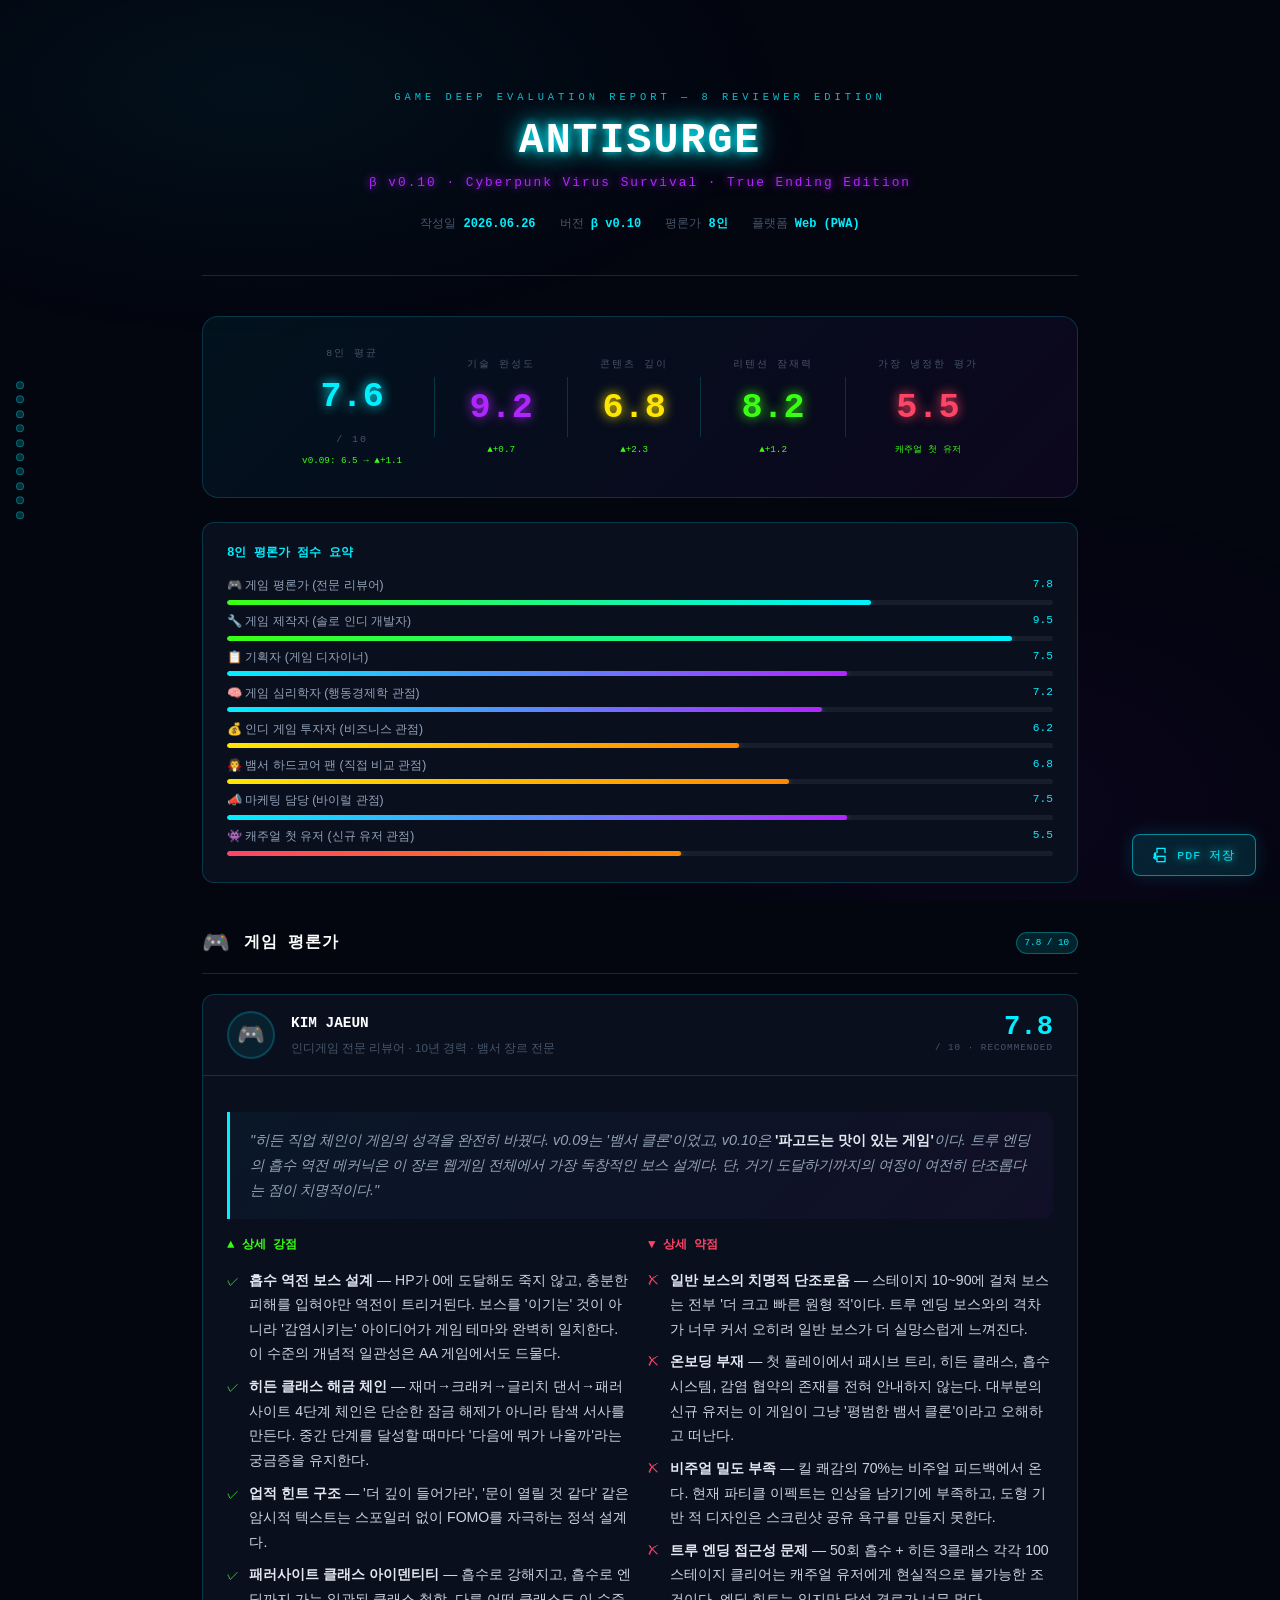
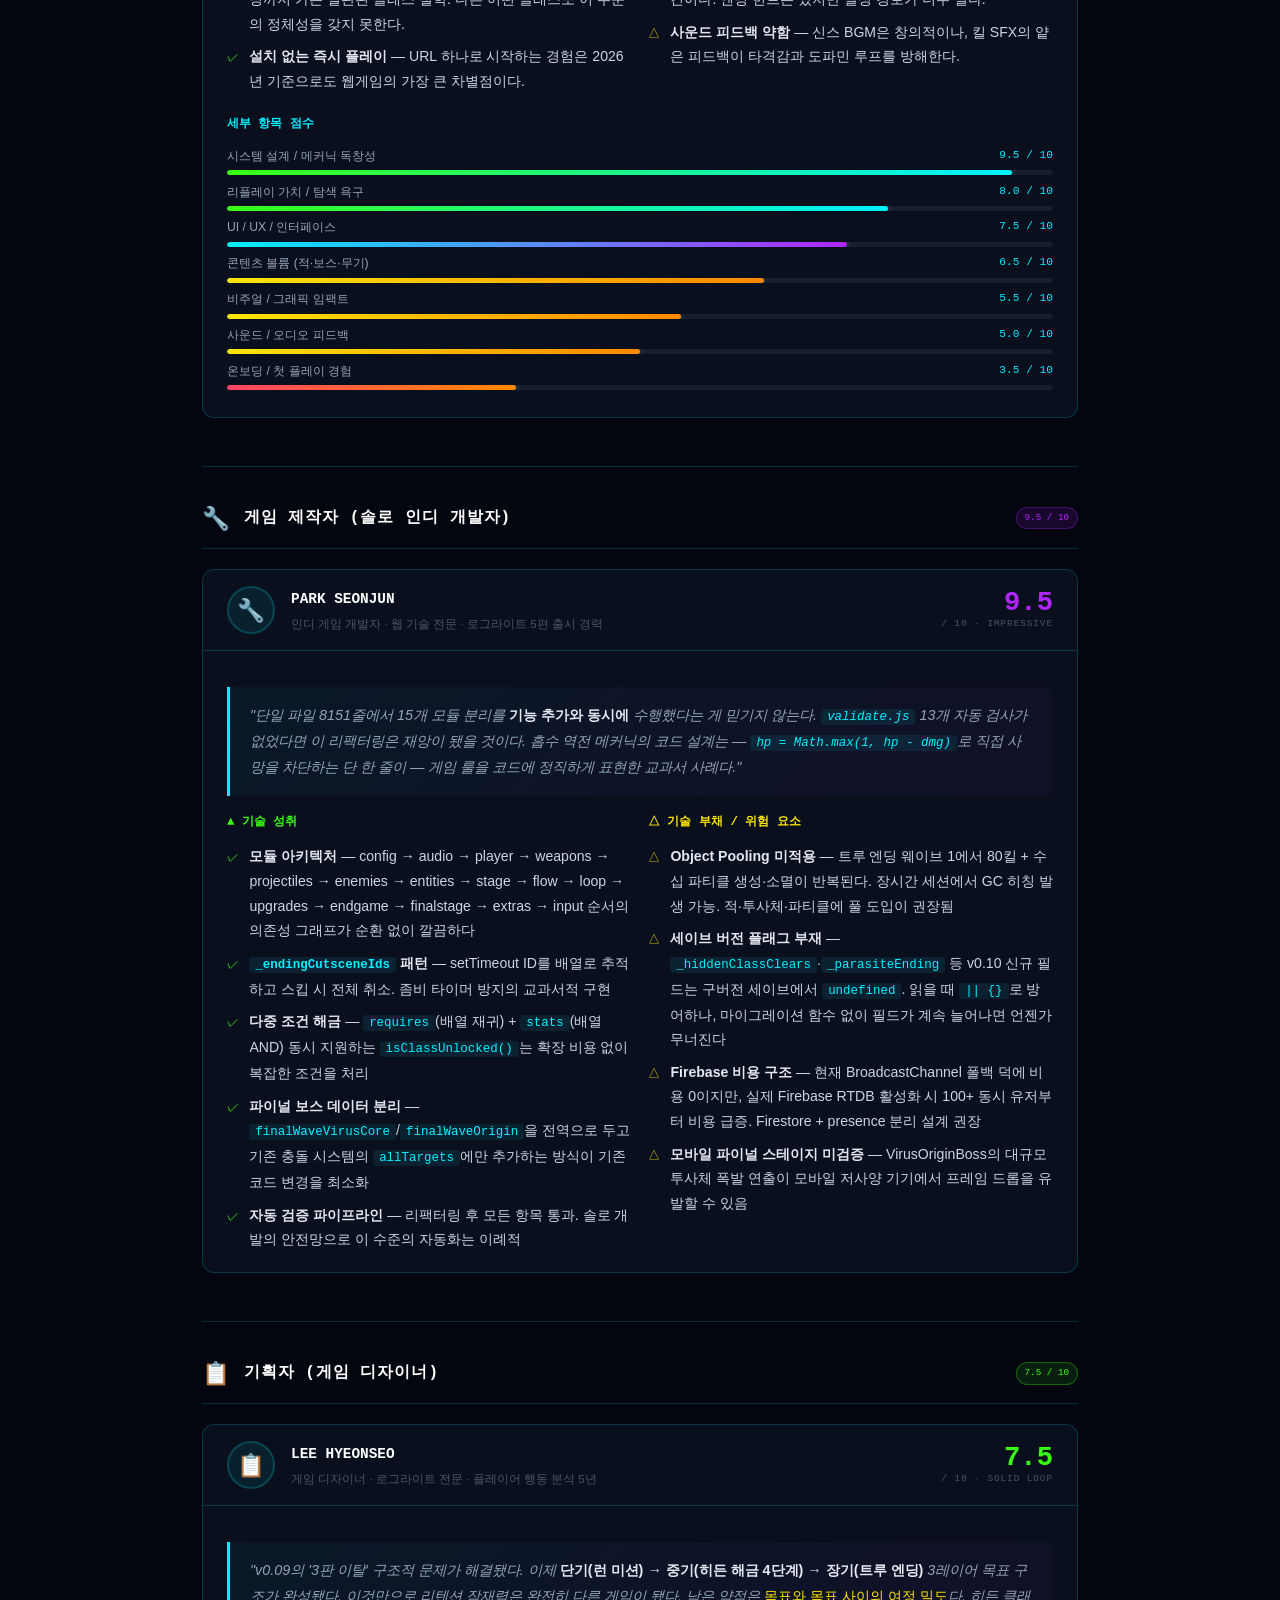
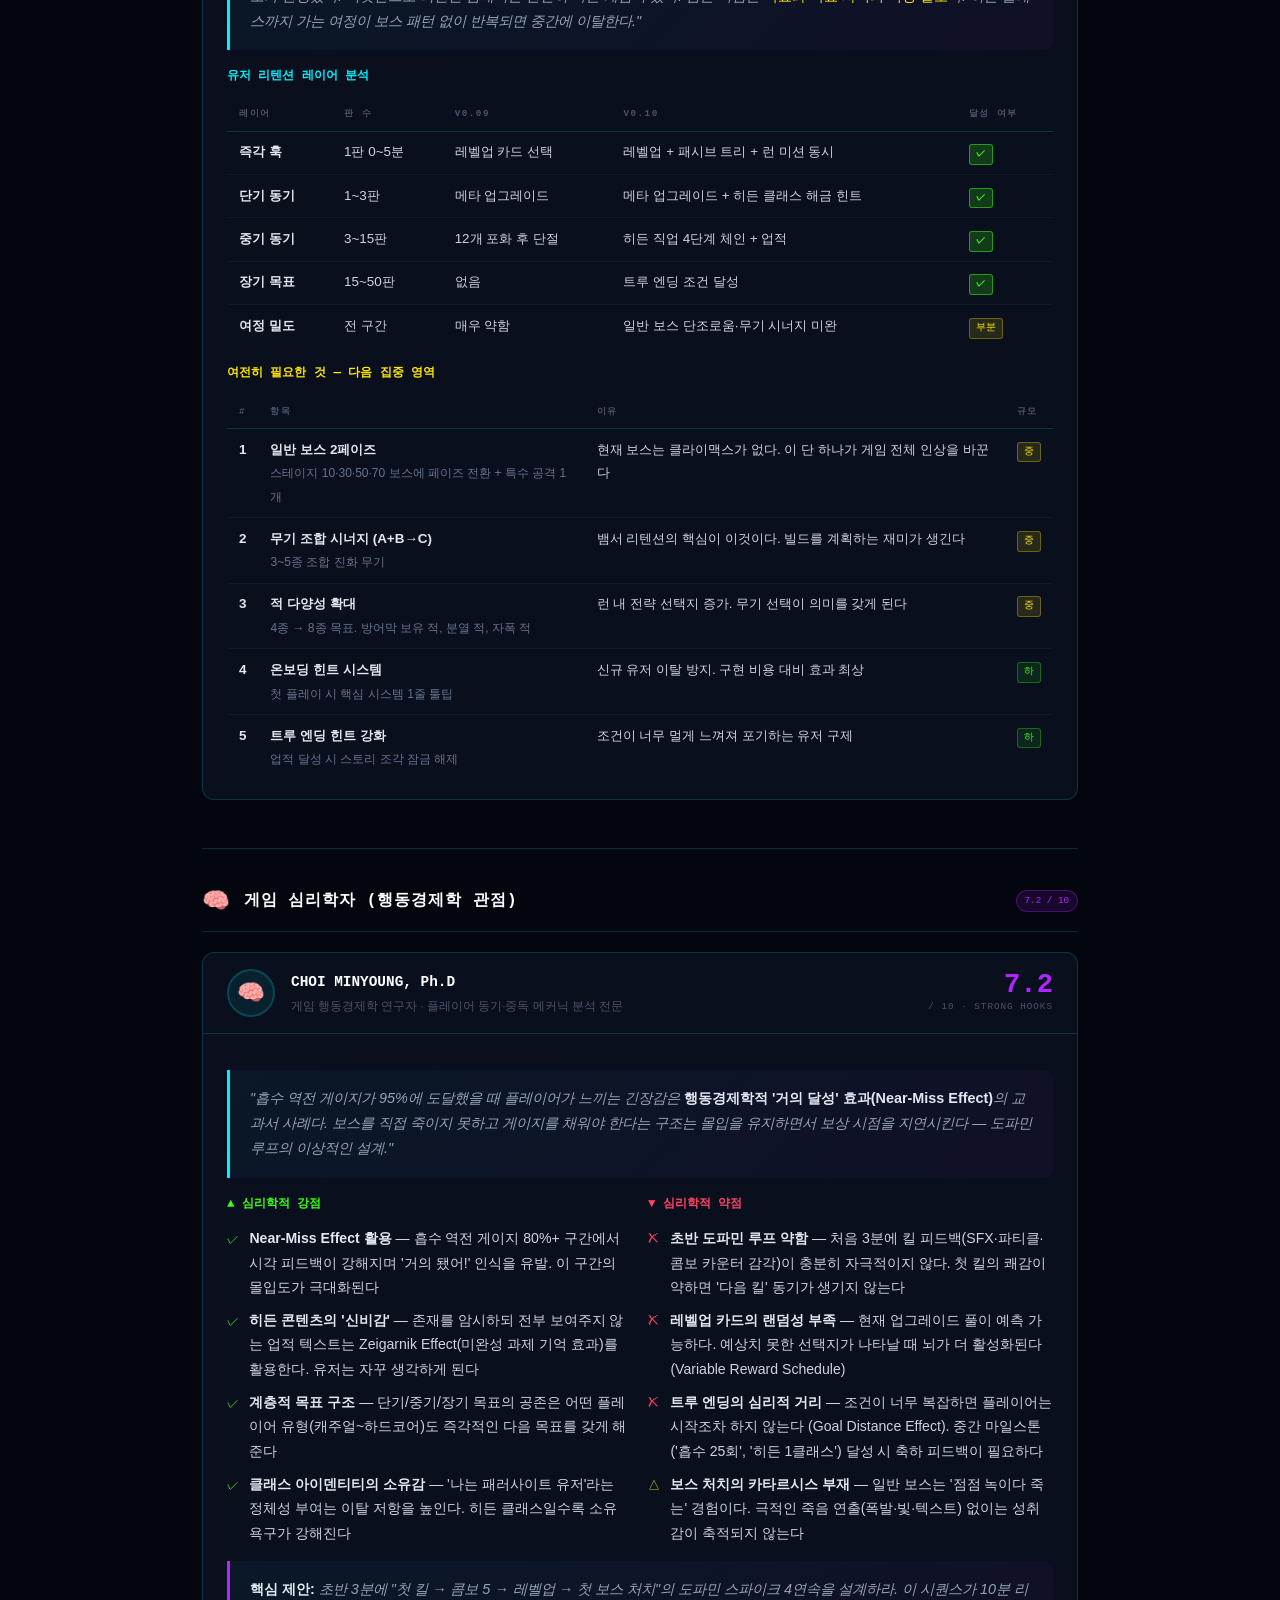
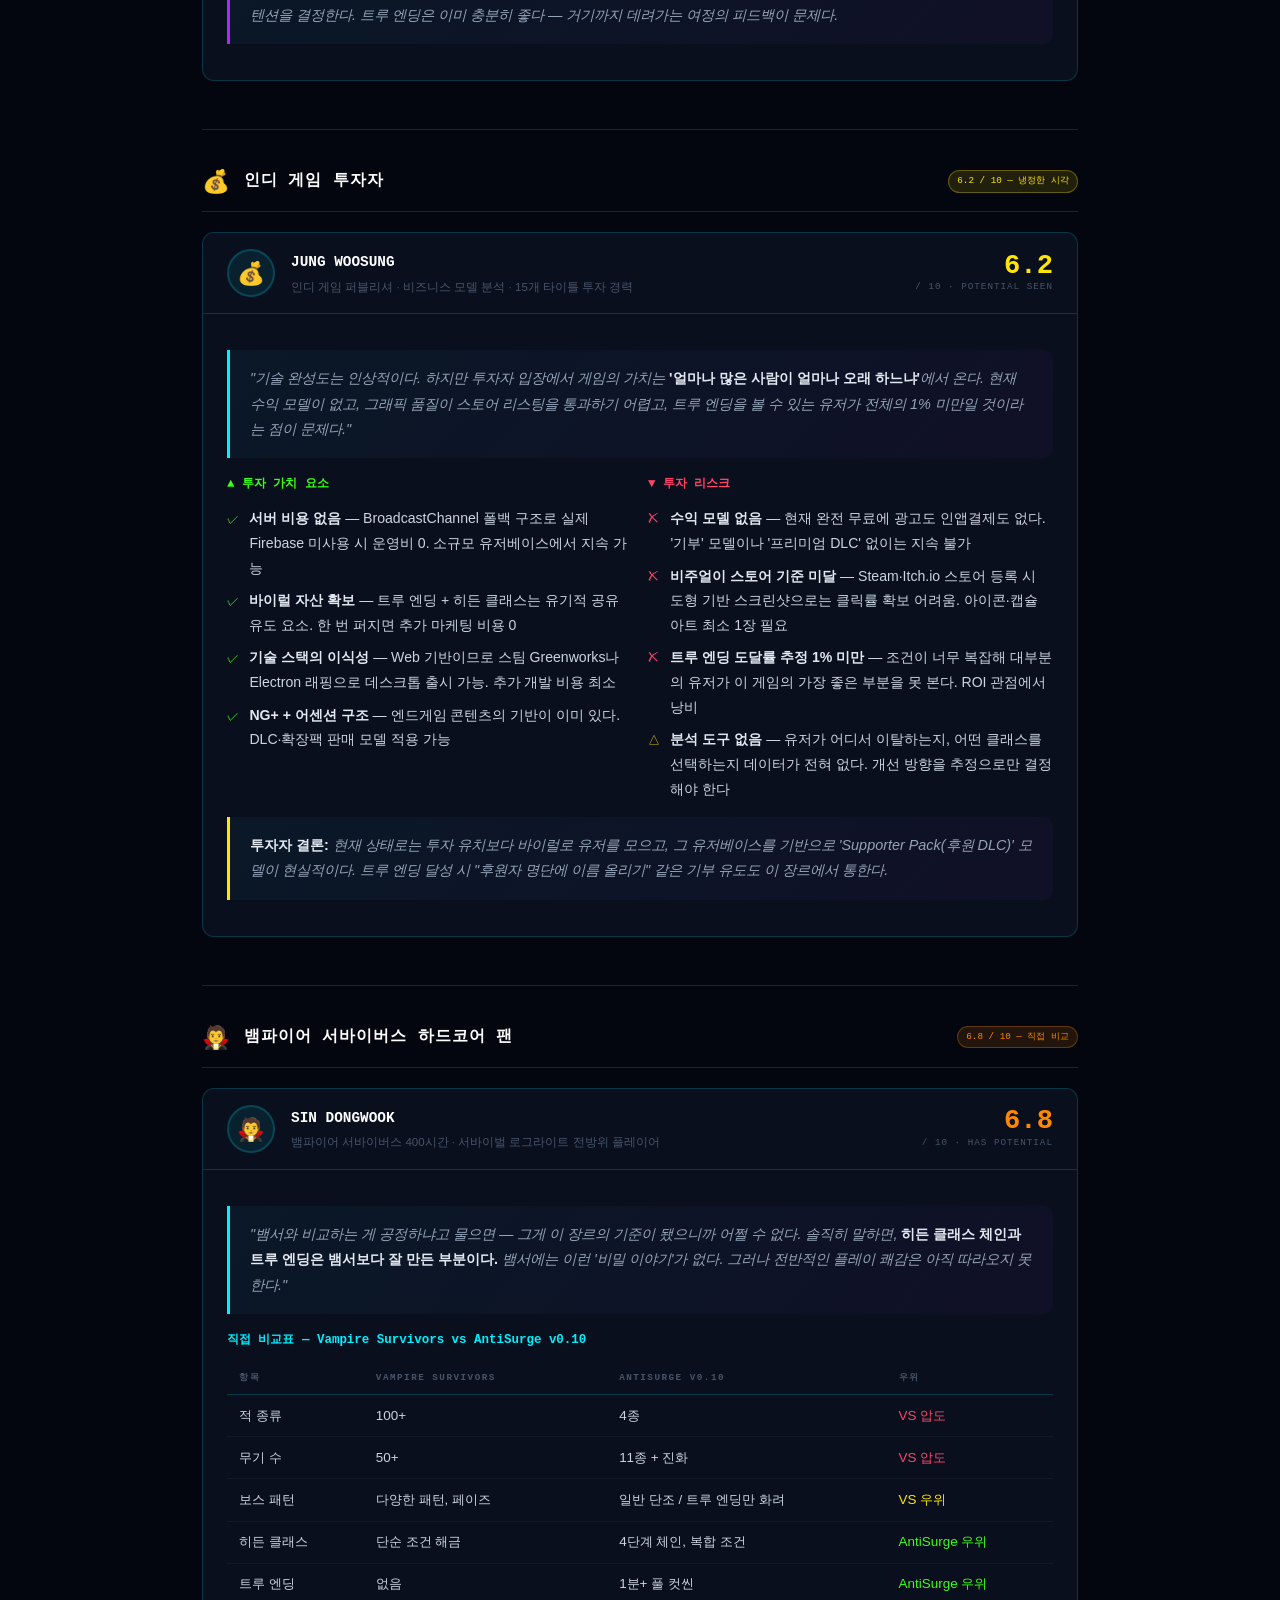
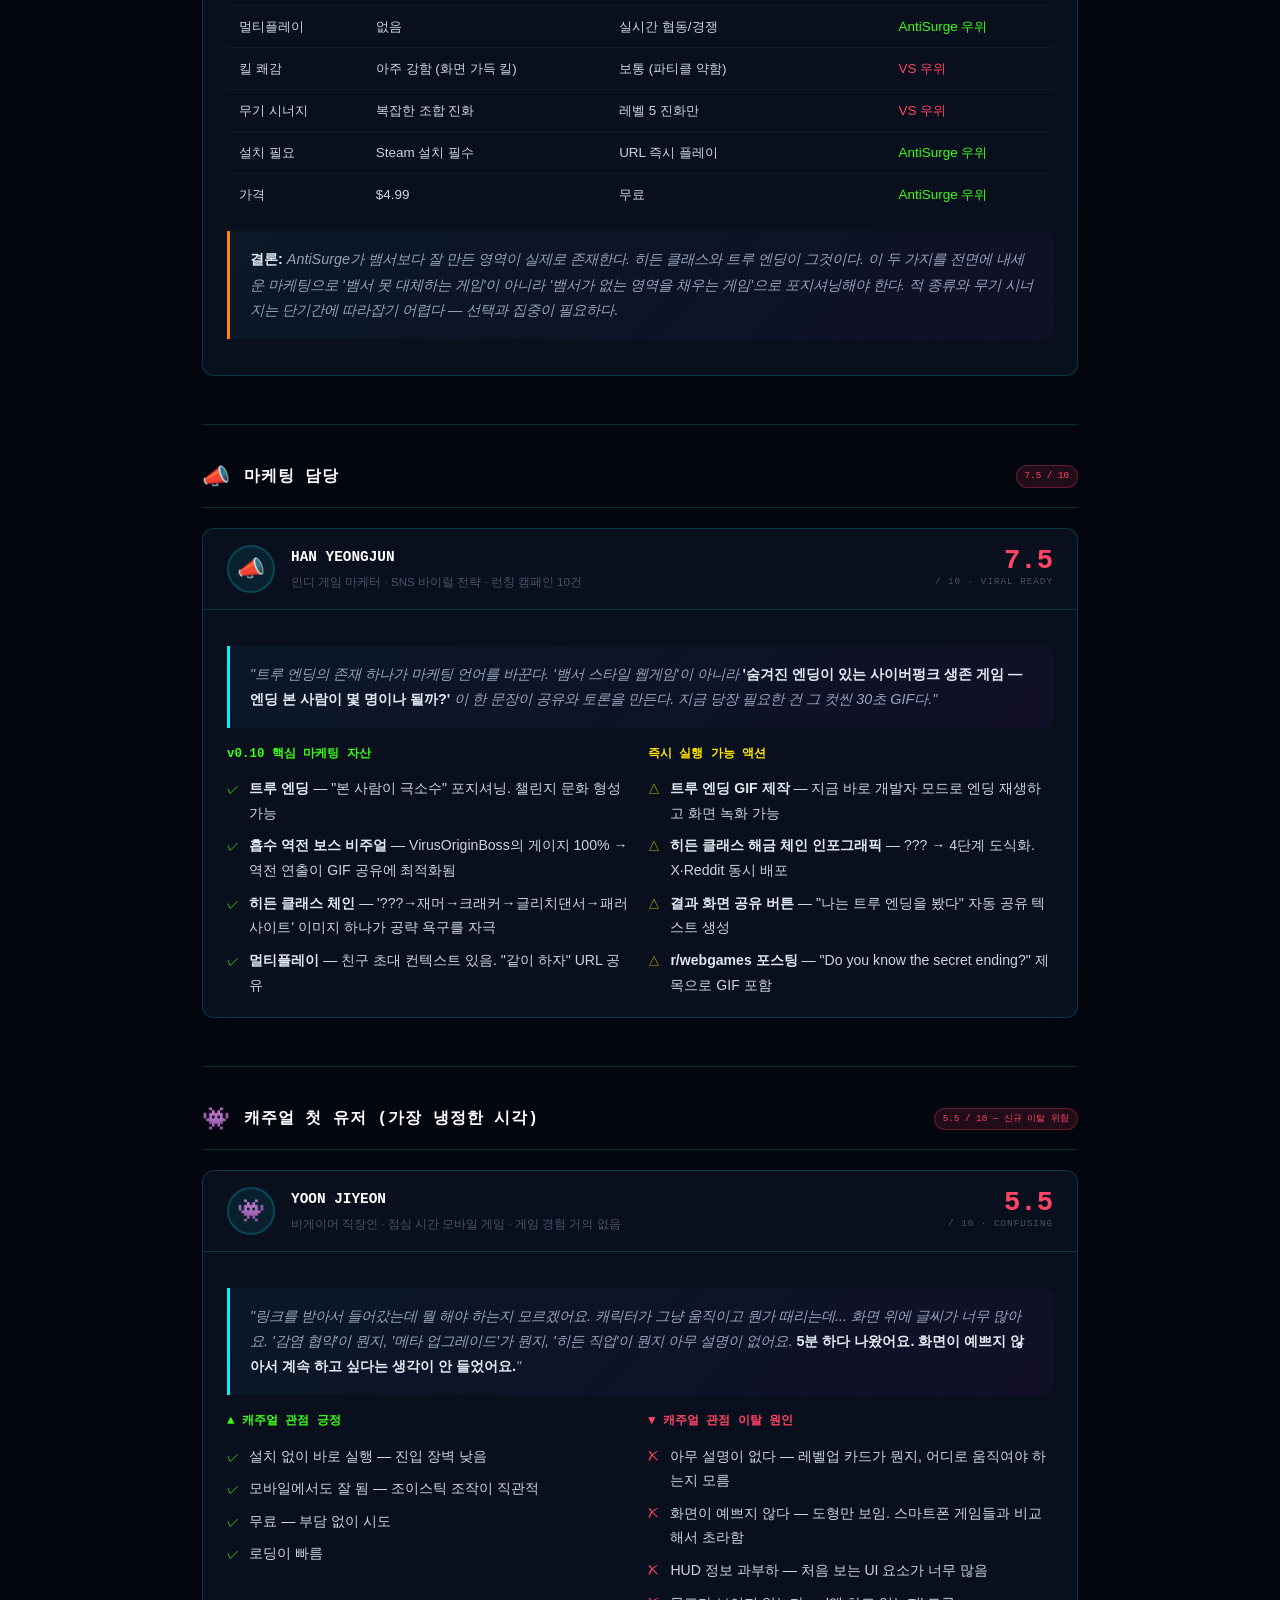
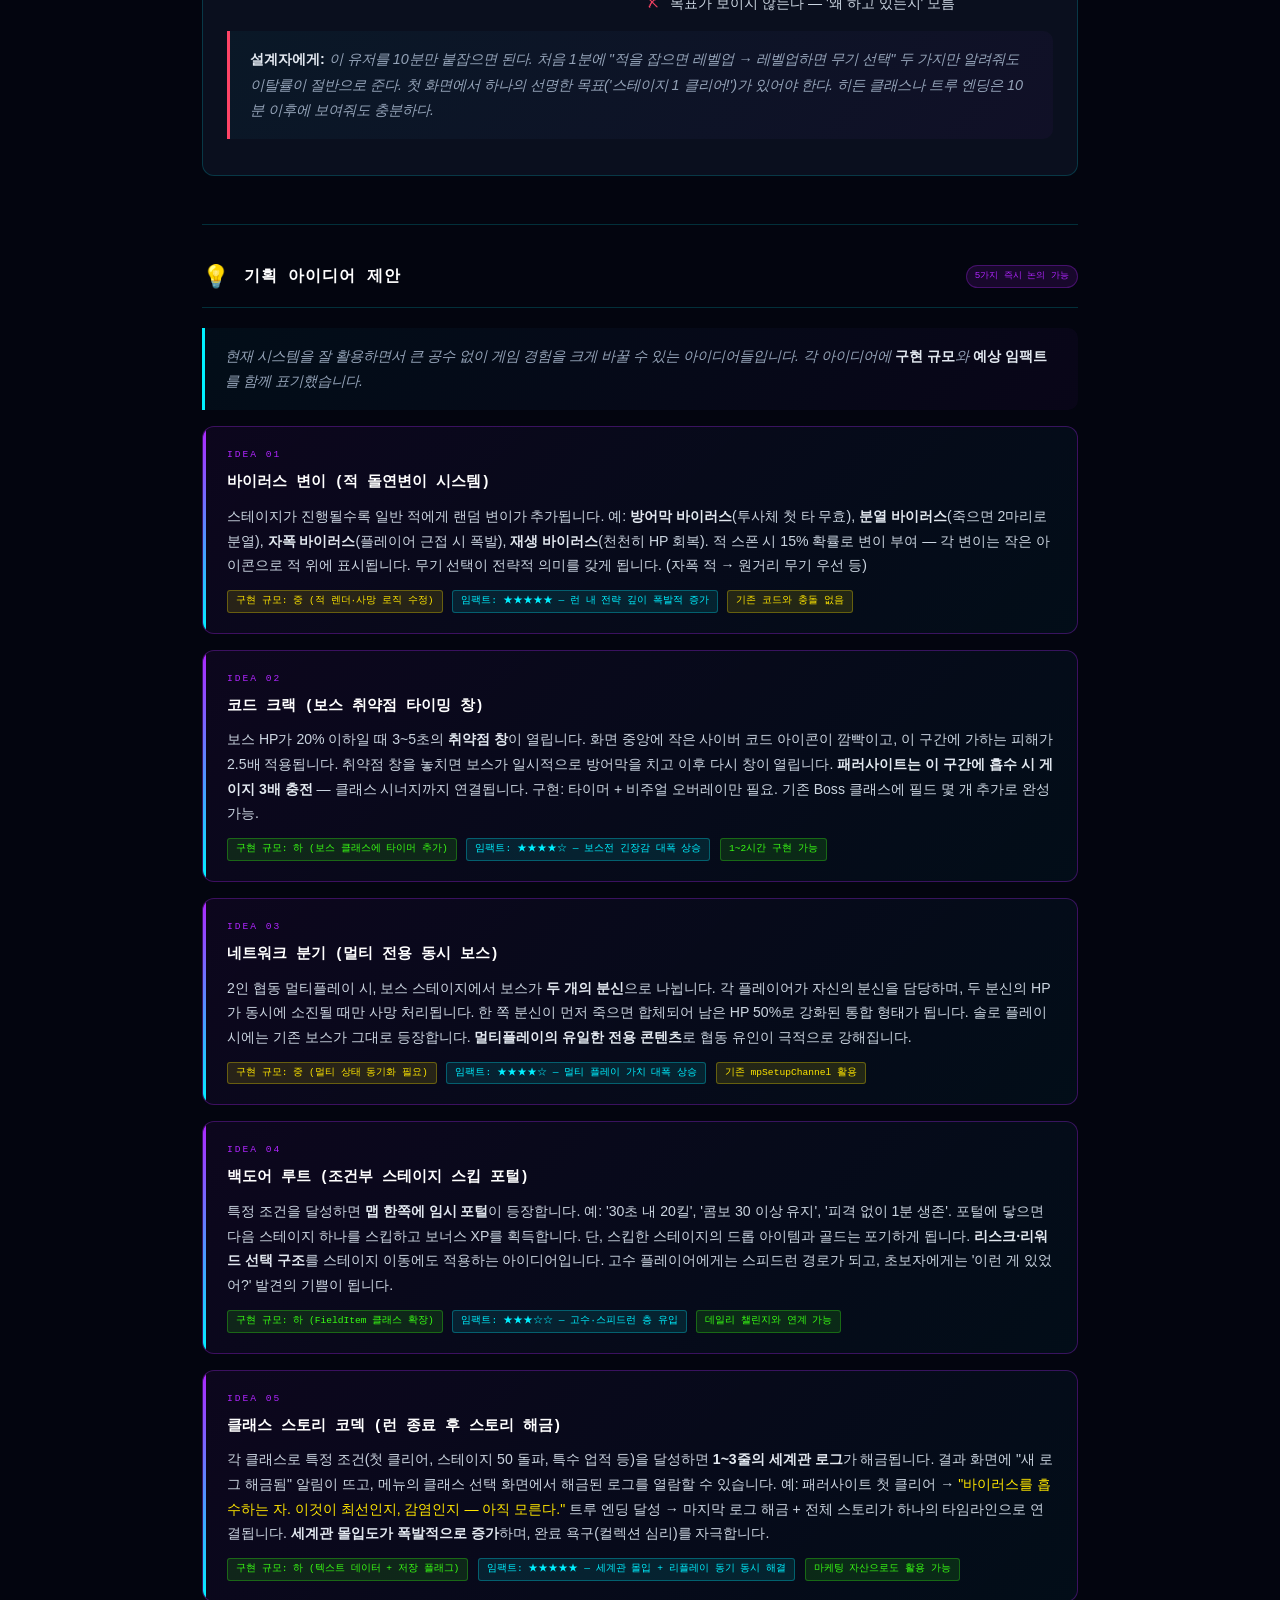
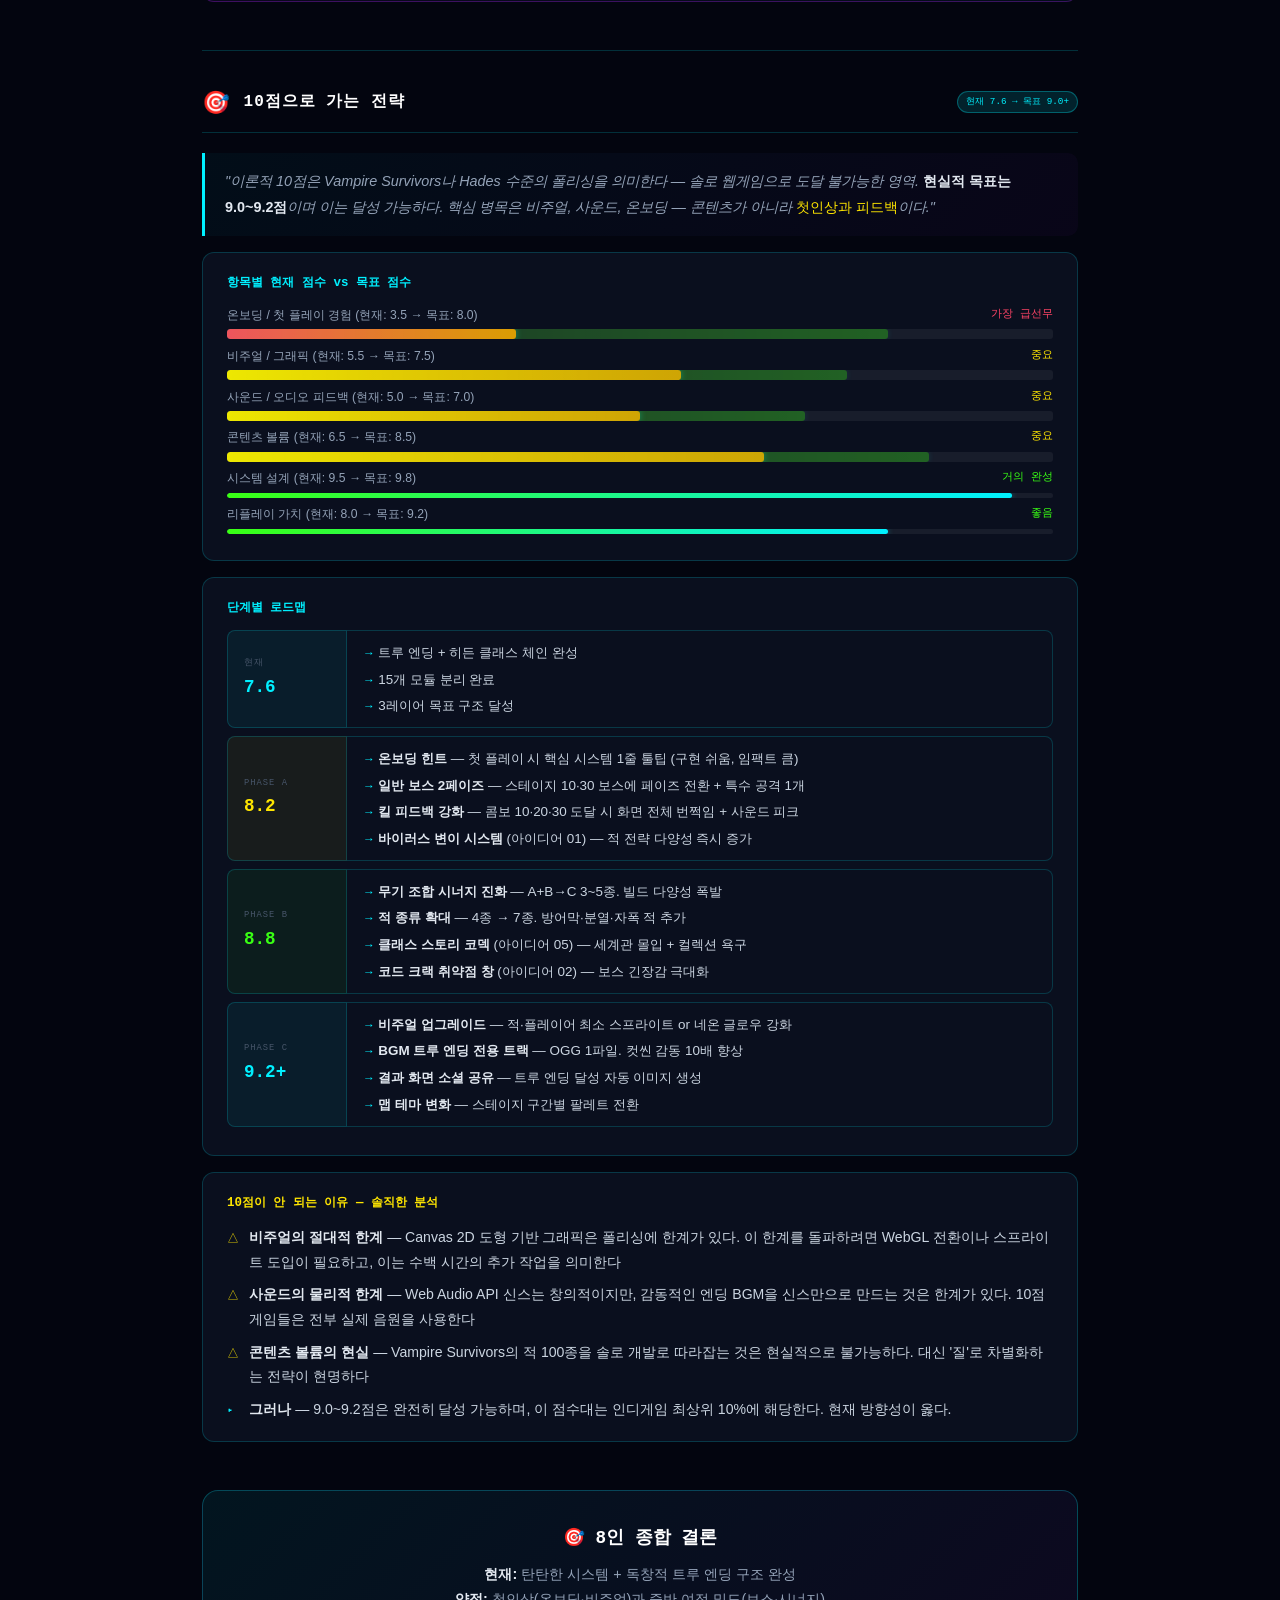
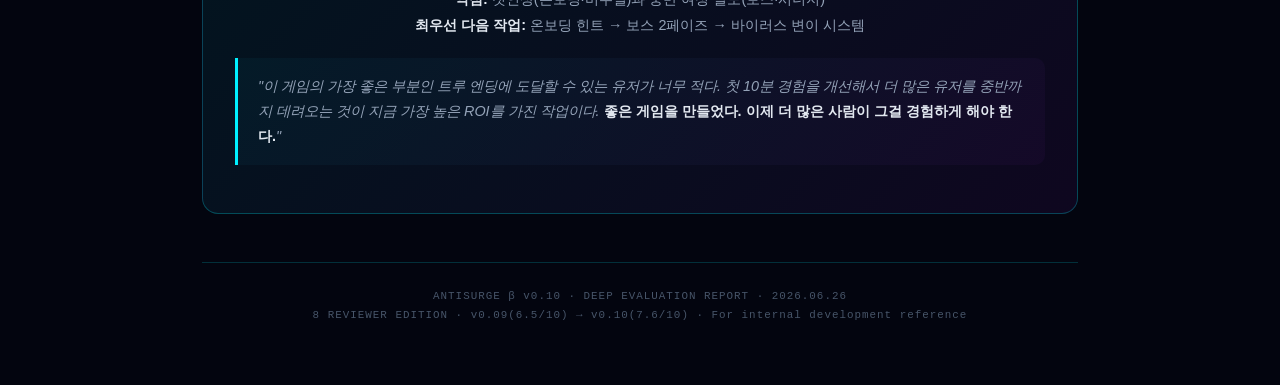
<file: doc/evaluation.html>
<!DOCTYPE html>
<html lang="ko">
<head>
<meta charset="UTF-8">
<meta name="viewport" content="width=device-width, initial-scale=1.0">
<title>AntiSurge β v0.10 — 심층 종합 평가 리포트</title>
<style>
  *, *::before, *::after { box-sizing: border-box; margin: 0; padding: 0; }
  :root {
    --cyan:   #00f0ff;
    --purple: #b026ff;
    --green:  #39ff14;
    --yellow: #ffe600;
    --pink:   #ff4466;
    --teal:   #00ffaa;
    --orange: #ff8800;
    --bg:     #03050f;
    --card:   #0a0f1e;
    --border: rgba(0,240,255,0.18);
    --text:   #cbd5e1;
    --muted:  #475569;
  }

  @import url('https://fonts.googleapis.com/css2?family=Orbitron:wght@400;700;900&family=Noto+Sans+KR:wght@300;400;500;700&display=swap');

  html { scroll-behavior: smooth; }
  body {
    background: var(--bg);
    color: var(--text);
    font-family: 'Noto Sans KR', 'Malgun Gothic', sans-serif;
    font-size: 15px;
    line-height: 1.75;
    min-height: 100vh;
  }

  body::before {
    content: '';
    position: fixed;
    inset: 0;
    background:
      radial-gradient(ellipse 60% 40% at 20% 10%, rgba(0,240,255,0.05) 0%, transparent 70%),
      radial-gradient(ellipse 50% 50% at 80% 90%, rgba(176,38,255,0.05) 0%, transparent 70%);
    pointer-events: none;
    z-index: 0;
  }

  /* ─── 목차 네비 ─── */
  .toc-nav {
    position: fixed;
    left: 1rem;
    top: 50%;
    transform: translateY(-50%);
    z-index: 900;
    display: flex;
    flex-direction: column;
    gap: 0.4rem;
  }
  .toc-dot {
    width: 8px; height: 8px;
    border-radius: 50%;
    background: var(--border);
    border: 1px solid rgba(0,240,255,0.3);
    cursor: pointer;
    transition: all 0.2s;
    position: relative;
  }
  .toc-dot:hover { background: var(--cyan); box-shadow: 0 0 8px var(--cyan); }
  .toc-dot .toc-label {
    position: absolute;
    left: 14px;
    top: -4px;
    white-space: nowrap;
    font-size: 0.6rem;
    font-family: 'Orbitron', monospace;
    color: var(--cyan);
    opacity: 0;
    pointer-events: none;
    transition: opacity 0.2s;
    background: rgba(3,5,15,0.9);
    padding: 2px 6px;
    border-radius: 3px;
    border: 1px solid var(--border);
  }
  .toc-dot:hover .toc-label { opacity: 1; }

  .container {
    position: relative;
    z-index: 1;
    max-width: 940px;
    margin: 0 auto;
    padding: 2.5rem 2rem 4rem;
  }

  /* ─── 헤더 ─── */
  .report-header {
    text-align: center;
    padding: 3rem 1rem 2.5rem;
    border-bottom: 1px solid var(--border);
    margin-bottom: 2.5rem;
  }
  .report-eyebrow {
    font-family: 'Orbitron', monospace;
    font-size: 0.65rem;
    letter-spacing: 4px;
    color: var(--cyan);
    text-transform: uppercase;
    margin-bottom: 0.75rem;
    opacity: 0.8;
  }
  .report-title {
    font-family: 'Orbitron', monospace;
    font-size: 2.6rem;
    font-weight: 900;
    color: #fff;
    text-shadow: 0 0 8px var(--cyan), 0 0 24px var(--cyan), 0 0 60px rgba(0,240,255,0.3);
    letter-spacing: 2px;
    line-height: 1.1;
    margin-bottom: 0.5rem;
  }
  .report-sub {
    font-family: 'Orbitron', monospace;
    font-size: 0.8rem;
    color: var(--purple);
    text-shadow: 0 0 8px var(--purple);
    letter-spacing: 2px;
  }
  .report-meta {
    display: flex;
    justify-content: center;
    gap: 1.5rem;
    margin-top: 1.25rem;
    flex-wrap: wrap;
  }
  .report-meta span { font-size: 0.75rem; color: var(--muted); font-family: 'Orbitron', monospace; }
  .report-meta span strong { color: var(--cyan); }

  /* ─── 총점 배너 ─── */
  .score-banner {
    display: flex;
    align-items: center;
    justify-content: center;
    gap: 2rem;
    background: linear-gradient(135deg, rgba(0,240,255,0.06), rgba(176,38,255,0.06));
    border: 1px solid var(--border);
    border-radius: 16px;
    padding: 1.75rem 2rem;
    margin-bottom: 1.5rem;
    flex-wrap: wrap;
  }
  .score-item { text-align: center; }
  .score-label { font-size: 0.62rem; font-family: 'Orbitron', monospace; color: var(--muted); letter-spacing: 2px; text-transform: uppercase; display: block; margin-bottom: 0.25rem; }
  .score-value { font-family: 'Orbitron', monospace; font-size: 2.2rem; font-weight: 900; color: var(--cyan); text-shadow: 0 0 12px var(--cyan); }
  .score-value.purple { color: var(--purple); text-shadow: 0 0 12px var(--purple); }
  .score-value.green  { color: var(--green);  text-shadow: 0 0 12px var(--green); }
  .score-value.yellow { color: var(--yellow); text-shadow: 0 0 12px var(--yellow); }
  .score-value.pink   { color: var(--pink);   text-shadow: 0 0 12px var(--pink); }
  .score-delta { font-size: 0.58rem; font-family: 'Orbitron', monospace; color: var(--green); display: block; margin-top: 0.15rem; }
  .score-divider { width: 1px; height: 60px; background: var(--border); }

  /* ─── 평론가 카드 헤더 ─── */
  .reviewer-header {
    display: flex;
    align-items: center;
    gap: 1rem;
    background: var(--card);
    border: 1px solid var(--border);
    border-radius: 12px 12px 0 0;
    padding: 1rem 1.5rem;
    margin-bottom: 0;
  }
  .reviewer-avatar {
    width: 48px; height: 48px;
    border-radius: 50%;
    background: rgba(0,240,255,0.08);
    border: 2px solid var(--border);
    display: flex;
    align-items: center;
    justify-content: center;
    font-size: 1.4rem;
    flex-shrink: 0;
  }
  .reviewer-info { flex: 1; }
  .reviewer-name { font-family: 'Orbitron', monospace; font-size: 0.9rem; font-weight: 700; color: #fff; }
  .reviewer-role { font-size: 0.72rem; color: var(--muted); margin-top: 0.1rem; }
  .reviewer-score-wrap { text-align: right; }
  .reviewer-score { font-family: 'Orbitron', monospace; font-size: 1.7rem; font-weight: 900; line-height: 1; }
  .reviewer-score-label { font-size: 0.58rem; font-family: 'Orbitron', monospace; color: var(--muted); letter-spacing: 1px; }

  /* ─── 섹션 ─── */
  .section { margin-bottom: 3rem; }
  .section-header {
    display: flex;
    align-items: center;
    gap: 0.85rem;
    margin-bottom: 1.25rem;
    padding-bottom: 0.65rem;
    border-bottom: 1px solid var(--border);
  }
  .section-icon { font-size: 1.4rem; flex-shrink: 0; }
  .section-title { font-family: 'Orbitron', monospace; font-size: 1rem; font-weight: 700; color: #fff; letter-spacing: 1px; }
  .section-badge { font-size: 0.58rem; font-family: 'Orbitron', monospace; padding: 2px 8px; border-radius: 20px; margin-left: auto; flex-shrink: 0; }
  .badge-cyan   { background: rgba(0,240,255,0.12); color: var(--cyan);   border: 1px solid rgba(0,240,255,0.3); }
  .badge-purple { background: rgba(176,38,255,0.12); color: var(--purple); border: 1px solid rgba(176,38,255,0.3); }
  .badge-green  { background: rgba(57,255,20,0.10); color: var(--green);  border: 1px solid rgba(57,255,20,0.3); }
  .badge-pink   { background: rgba(255,68,102,0.12); color: var(--pink);  border: 1px solid rgba(255,68,102,0.3); }
  .badge-yellow { background: rgba(255,230,0,0.12); color: var(--yellow); border: 1px solid rgba(255,230,0,0.3); }
  .badge-orange { background: rgba(255,136,0,0.12); color: var(--orange); border: 1px solid rgba(255,136,0,0.3); }

  /* ─── 카드 ─── */
  .card {
    background: var(--card);
    border: 1px solid var(--border);
    border-radius: 12px;
    padding: 1.25rem 1.5rem;
    margin-bottom: 1rem;
  }
  .card.connected-top { border-radius: 0 0 12px 12px; border-top: none; }
  .card:last-child { margin-bottom: 0; }
  .card-title { font-size: 0.78rem; font-weight: 700; font-family: 'Orbitron', monospace; margin-bottom: 0.65rem; display: flex; align-items: center; gap: 0.5rem; }
  .card-title.good  { color: var(--green); }
  .card-title.bad   { color: var(--pink); }
  .card-title.warn  { color: var(--yellow); }
  .card-title.info  { color: var(--cyan); }
  .card-title.purple{ color: var(--purple); }

  /* ─── 체크리스트 ─── */
  ul.checklist { list-style: none; display: flex; flex-direction: column; gap: 0.5rem; }
  ul.checklist li { padding-left: 1.4rem; position: relative; font-size: 0.88rem; color: var(--text); }
  ul.checklist li::before { content: '▸'; position: absolute; left: 0; color: var(--cyan); font-size: 0.75rem; top: 3px; }
  ul.checklist li.good::before  { color: var(--green);  content: '✓'; }
  ul.checklist li.bad::before   { color: var(--pink);   content: '✗'; }
  ul.checklist li.warn::before  { color: var(--yellow); content: '△'; }
  ul.checklist li.done::before  { color: var(--green);  content: '✓'; }

  /* ─── 테이블 ─── */
  .data-table { width: 100%; border-collapse: collapse; font-size: 0.84rem; margin-top: 0.25rem; }
  .data-table th { font-family: 'Orbitron', monospace; font-size: 0.58rem; letter-spacing: 1.5px; color: var(--muted); text-transform: uppercase; padding: 0.5rem 0.75rem; text-align: left; border-bottom: 1px solid var(--border); }
  .data-table td { padding: 0.55rem 0.75rem; border-bottom: 1px solid rgba(255,255,255,0.04); color: var(--text); vertical-align: top; }
  .data-table tr:last-child td { border-bottom: none; }
  .data-table tr:hover td { background: rgba(0,240,255,0.03); }
  .tag { display: inline-block; font-size: 0.6rem; font-family: 'Orbitron', monospace; padding: 1px 6px; border-radius: 3px; }
  .tag-hard   { background: rgba(255,68,102,0.15); color: var(--pink);   border: 1px solid rgba(255,68,102,0.3); }
  .tag-mid    { background: rgba(255,230,0,0.12);  color: var(--yellow); border: 1px solid rgba(255,230,0,0.3); }
  .tag-easy   { background: rgba(57,255,20,0.10);  color: var(--green);  border: 1px solid rgba(57,255,20,0.3); }
  .tag-done   { background: rgba(57,255,20,0.18);  color: var(--green);  border: 1px solid rgba(57,255,20,0.5); font-weight: 700; }
  .tag-idea   { background: rgba(176,38,255,0.15); color: var(--purple); border: 1px solid rgba(176,38,255,0.3); }

  /* ─── 인용 박스 ─── */
  .quote-box {
    background: linear-gradient(135deg, rgba(0,240,255,0.04), rgba(176,38,255,0.04));
    border-left: 3px solid var(--cyan);
    border-radius: 0 10px 10px 0;
    padding: 1rem 1.25rem;
    margin: 1rem 0;
    font-size: 0.9rem;
    font-style: italic;
    color: #94a3b8;
  }
  .quote-box strong { color: #e2e8f0; font-style: normal; }

  /* ─── 진행 바 ─── */
  .score-bar-wrap { margin: 0.4rem 0; }
  .score-bar-label { display: flex; justify-content: space-between; font-size: 0.76rem; margin-bottom: 0.2rem; color: #94a3b8; }
  .score-bar-label span:last-child { color: var(--cyan); font-family: 'Orbitron', monospace; font-size: 0.7rem; }
  .score-bar-label .delta { color: var(--green); font-size: 0.62rem; margin-left: 0.3rem; }
  .score-bar-outer { height: 5px; background: rgba(255,255,255,0.06); border-radius: 3px; overflow: hidden; }
  .score-bar-inner { height: 100%; border-radius: 3px; background: linear-gradient(90deg, var(--cyan), var(--purple)); box-shadow: 0 0 6px rgba(0,240,255,0.4); }
  .score-bar-inner.good-bar { background: linear-gradient(90deg, var(--green), var(--cyan)); }
  .score-bar-inner.warn-bar { background: linear-gradient(90deg, var(--yellow), var(--orange)); }
  .score-bar-inner.bad-bar  { background: linear-gradient(90deg, var(--pink), #ff8800); }
  .score-bar-inner.path-bar { background: linear-gradient(90deg, rgba(57,255,20,0.3), var(--green)); }

  /* ─── 2열 그리드 ─── */
  .two-col { display: grid; grid-template-columns: 1fr 1fr; gap: 1rem; }
  .three-col { display: grid; grid-template-columns: 1fr 1fr 1fr; gap: 1rem; }

  /* ─── 아이디어 카드 ─── */
  .idea-card {
    background: linear-gradient(135deg, rgba(176,38,255,0.06), rgba(0,240,255,0.04));
    border: 1px solid rgba(176,38,255,0.3);
    border-radius: 12px;
    padding: 1.25rem 1.5rem;
    margin-bottom: 1rem;
    position: relative;
    overflow: hidden;
  }
  .idea-card::before {
    content: '';
    position: absolute;
    top: 0; left: 0;
    width: 3px; height: 100%;
    background: linear-gradient(180deg, var(--purple), var(--cyan));
  }
  .idea-number {
    font-family: 'Orbitron', monospace;
    font-size: 0.6rem;
    color: var(--purple);
    letter-spacing: 2px;
    margin-bottom: 0.4rem;
  }
  .idea-title { font-family: 'Orbitron', monospace; font-size: 0.92rem; font-weight: 700; color: #fff; margin-bottom: 0.5rem; }
  .idea-desc { font-size: 0.88rem; color: var(--text); margin-bottom: 0.75rem; }
  .idea-meta { display: flex; gap: 0.6rem; flex-wrap: wrap; }
  .idea-tag { font-size: 0.6rem; font-family: 'Orbitron', monospace; padding: 2px 8px; border-radius: 3px; }
  .idea-tag.effort-low  { background: rgba(57,255,20,0.12); color: var(--green); border: 1px solid rgba(57,255,20,0.3); }
  .idea-tag.effort-mid  { background: rgba(255,230,0,0.12); color: var(--yellow); border: 1px solid rgba(255,230,0,0.3); }
  .idea-tag.effort-high { background: rgba(255,68,102,0.12); color: var(--pink); border: 1px solid rgba(255,68,102,0.3); }
  .idea-tag.impact      { background: rgba(0,240,255,0.10); color: var(--cyan); border: 1px solid rgba(0,240,255,0.3); }

  /* ─── 10점 로드맵 ─── */
  .roadmap-row {
    display: flex;
    align-items: stretch;
    gap: 0;
    margin-bottom: 0.5rem;
  }
  .roadmap-phase {
    background: rgba(0,240,255,0.06);
    border: 1px solid var(--border);
    border-radius: 8px 0 0 8px;
    padding: 0.6rem 1rem;
    min-width: 120px;
    display: flex;
    flex-direction: column;
    justify-content: center;
    flex-shrink: 0;
  }
  .roadmap-phase-label { font-family: 'Orbitron', monospace; font-size: 0.55rem; color: var(--muted); letter-spacing: 1px; }
  .roadmap-phase-score { font-family: 'Orbitron', monospace; font-size: 1.1rem; font-weight: 700; color: var(--cyan); }
  .roadmap-content {
    flex: 1;
    background: var(--card);
    border: 1px solid var(--border);
    border-left: none;
    border-radius: 0 8px 8px 0;
    padding: 0.6rem 1rem;
    font-size: 0.84rem;
  }
  .roadmap-content ul { list-style: none; display: flex; flex-direction: column; gap: 0.2rem; }
  .roadmap-content li::before { content: '→ '; color: var(--cyan); font-size: 0.75rem; }

  /* ─── 인라인 강조 ─── */
  strong { color: #e2e8f0; }
  em { color: var(--yellow); font-style: normal; }
  code { font-family: 'Orbitron', monospace; font-size: 0.78rem; background: rgba(0,240,255,0.08); color: var(--cyan); padding: 1px 6px; border-radius: 3px; }

  hr { border: none; border-top: 1px solid var(--border); margin: 2rem 0; }

  /* ─── 결론 배너 ─── */
  .conclusion {
    background: linear-gradient(135deg, rgba(0,240,255,0.07), rgba(176,38,255,0.07));
    border: 1px solid rgba(0,240,255,0.25);
    border-radius: 16px;
    padding: 2rem;
    margin-top: 2.5rem;
    text-align: center;
  }
  .conclusion h2 { font-family: 'Orbitron', monospace; font-size: 1.1rem; color: #fff; margin-bottom: 0.5rem; }
  .conclusion p { font-size: 0.9rem; color: #94a3b8; margin-bottom: 1.25rem; }

  /* ─── 푸터 ─── */
  footer { text-align: center; padding: 1.5rem 0 0.5rem; font-size: 0.68rem; color: var(--muted); font-family: 'Orbitron', monospace; letter-spacing: 1px; border-top: 1px solid var(--border); margin-top: 3rem; }

  /* ─── 프린트 버튼 ─── */
  .print-btn-wrap { position: fixed; bottom: 1.5rem; right: 1.5rem; z-index: 999; }
  .print-btn { display: flex; align-items: center; gap: 0.5rem; background: rgba(0,240,255,0.12); border: 1px solid rgba(0,240,255,0.5); color: var(--cyan); font-family: 'Orbitron', monospace; font-size: 0.72rem; letter-spacing: 1px; padding: 0.75rem 1.25rem; border-radius: 8px; cursor: pointer; backdrop-filter: blur(8px); transition: all 0.2s; text-shadow: 0 0 8px var(--cyan); box-shadow: 0 0 18px rgba(0,240,255,0.15); }
  .print-btn:hover { background: rgba(0,240,255,0.22); box-shadow: 0 0 28px rgba(0,240,255,0.3); }
  .print-btn svg { width: 16px; height: 16px; fill: none; stroke: currentColor; stroke-width: 2; }

  @media (max-width: 700px) {
    .two-col, .three-col { grid-template-columns: 1fr; }
    .toc-nav { display: none; }
    .roadmap-row { flex-direction: column; }
    .roadmap-phase { border-radius: 8px 8px 0 0; }
    .roadmap-content { border-left: 1px solid var(--border); border-top: none; border-radius: 0 0 8px 8px; }
  }
  @media print {
    body { background: #fff; color: #111; }
    body::before { display: none; }
    .print-btn-wrap, .toc-nav { display: none; }
    .container { max-width: 100%; padding: 1rem; }
    .card, .idea-card { border: 1px solid #ddd; background: #fafafa; break-inside: avoid; }
    .reviewer-header { background: #f8fafc; border: 1px solid #ddd; }
    .score-value { color: #06b6d4; text-shadow: none; }
    .score-bar-inner { background: #06b6d4 !important; box-shadow: none; }
    .report-title { color: #000; text-shadow: none; }
    footer { color: #888; border-top-color: #ddd; }
  }
</style>
</head>
<body>

<!-- 목차 -->
<nav class="toc-nav">
  <div class="toc-dot" onclick="document.getElementById('s-score').scrollIntoView({behavior:'smooth'})"><span class="toc-label">종합 점수</span></div>
  <div class="toc-dot" onclick="document.getElementById('s-critic').scrollIntoView({behavior:'smooth'})"><span class="toc-label">게임 평론가</span></div>
  <div class="toc-dot" onclick="document.getElementById('s-dev').scrollIntoView({behavior:'smooth'})"><span class="toc-label">게임 제작자</span></div>
  <div class="toc-dot" onclick="document.getElementById('s-designer').scrollIntoView({behavior:'smooth'})"><span class="toc-label">기획자</span></div>
  <div class="toc-dot" onclick="document.getElementById('s-psych').scrollIntoView({behavior:'smooth'})"><span class="toc-label">게임 심리학자</span></div>
  <div class="toc-dot" onclick="document.getElementById('s-investor').scrollIntoView({behavior:'smooth'})"><span class="toc-label">인디 투자자</span></div>
  <div class="toc-dot" onclick="document.getElementById('s-vs-fan').scrollIntoView({behavior:'smooth'})"><span class="toc-label">뱀서 팬</span></div>
  <div class="toc-dot" onclick="document.getElementById('s-casual').scrollIntoView({behavior:'smooth'})"><span class="toc-label">캐주얼 유저</span></div>
  <div class="toc-dot" onclick="document.getElementById('s-ideas').scrollIntoView({behavior:'smooth'})"><span class="toc-label">기획 아이디어</span></div>
  <div class="toc-dot" onclick="document.getElementById('s-path').scrollIntoView({behavior:'smooth'})"><span class="toc-label">10점 전략</span></div>
</nav>

<div class="print-btn-wrap">
  <button class="print-btn" onclick="window.print()">
    <svg viewBox="0 0 24 24"><path d="M6 9V2h12v7"/><rect x="6" y="14" width="12" height="8"/><path d="M6 18H4a2 2 0 01-2-2v-5a2 2 0 012-2v5a2 2 0 01-2 2h-2"/></svg>
    PDF 저장
  </button>
</div>

<div class="container">

  <!-- ── 헤더 ── -->
  <div class="report-header">
    <div class="report-eyebrow">Game Deep Evaluation Report — 8 Reviewer Edition</div>
    <div class="report-title">ANTISURGE</div>
    <div class="report-sub">β v0.10 · Cyberpunk Virus Survival · True Ending Edition</div>
    <div class="report-meta">
      <span>작성일 <strong>2026.06.26</strong></span>
      <span>버전 <strong>β v0.10</strong></span>
      <span>평론가 <strong>8인</strong></span>
      <span>플랫폼 <strong>Web (PWA)</strong></span>
    </div>
  </div>

  <!-- ── 종합 점수 ── -->
  <div id="s-score" class="score-banner">
    <div class="score-item">
      <span class="score-label">8인 평균</span>
      <span class="score-value">7.6</span>
      <span class="score-label" style="margin-top:0.2rem;">/ 10</span>
      <span class="score-delta">v0.09: 6.5 → ▲+1.1</span>
    </div>
    <div class="score-divider"></div>
    <div class="score-item">
      <span class="score-label">기술 완성도</span>
      <span class="score-value purple">9.2</span>
      <span class="score-delta">▲+0.7</span>
    </div>
    <div class="score-divider"></div>
    <div class="score-item">
      <span class="score-label">콘텐츠 깊이</span>
      <span class="score-value yellow">6.8</span>
      <span class="score-delta">▲+2.3</span>
    </div>
    <div class="score-divider"></div>
    <div class="score-item">
      <span class="score-label">리텐션 잠재력</span>
      <span class="score-value green">8.2</span>
      <span class="score-delta">▲+1.2</span>
    </div>
    <div class="score-divider"></div>
    <div class="score-item">
      <span class="score-label">가장 냉정한 평가</span>
      <span class="score-value pink">5.5</span>
      <span class="score-delta">캐주얼 첫 유저</span>
    </div>
  </div>

  <!-- 8인 점수 요약 -->
  <div class="card" style="margin-bottom:2.5rem;">
    <div class="card-title info">8인 평론가 점수 요약</div>
    <div class="score-bar-wrap">
      <div class="score-bar-label"><span>🎮 게임 평론가 (전문 리뷰어)</span><span>7.8</span></div>
      <div class="score-bar-outer"><div class="score-bar-inner good-bar" style="width:78%"></div></div>
    </div>
    <div class="score-bar-wrap">
      <div class="score-bar-label"><span>🔧 게임 제작자 (솔로 인디 개발자)</span><span>9.5</span></div>
      <div class="score-bar-outer"><div class="score-bar-inner good-bar" style="width:95%"></div></div>
    </div>
    <div class="score-bar-wrap">
      <div class="score-bar-label"><span>📋 기획자 (게임 디자이너)</span><span>7.5</span></div>
      <div class="score-bar-outer"><div class="score-bar-inner" style="width:75%"></div></div>
    </div>
    <div class="score-bar-wrap">
      <div class="score-bar-label"><span>🧠 게임 심리학자 (행동경제학 관점)</span><span>7.2</span></div>
      <div class="score-bar-outer"><div class="score-bar-inner" style="width:72%"></div></div>
    </div>
    <div class="score-bar-wrap">
      <div class="score-bar-label"><span>💰 인디 게임 투자자 (비즈니스 관점)</span><span>6.2</span></div>
      <div class="score-bar-outer"><div class="score-bar-inner warn-bar" style="width:62%"></div></div>
    </div>
    <div class="score-bar-wrap">
      <div class="score-bar-label"><span>🧛 뱀서 하드코어 팬 (직접 비교 관점)</span><span>6.8</span></div>
      <div class="score-bar-outer"><div class="score-bar-inner warn-bar" style="width:68%"></div></div>
    </div>
    <div class="score-bar-wrap">
      <div class="score-bar-label"><span>📣 마케팅 담당 (바이럴 관점)</span><span>7.5</span></div>
      <div class="score-bar-outer"><div class="score-bar-inner" style="width:75%"></div></div>
    </div>
    <div class="score-bar-wrap">
      <div class="score-bar-label"><span>👾 캐주얼 첫 유저 (신규 유저 관점)</span><span>5.5</span></div>
      <div class="score-bar-outer"><div class="score-bar-inner bad-bar" style="width:55%"></div></div>
    </div>
  </div>

  <!-- ══════ 1. 게임 평론가 ══════ -->
  <div id="s-critic" class="section">
    <div class="section-header">
      <span class="section-icon">🎮</span>
      <span class="section-title">게임 평론가</span>
      <span class="section-badge badge-cyan">7.8 / 10</span>
    </div>

    <div class="reviewer-header">
      <div class="reviewer-avatar">🎮</div>
      <div class="reviewer-info">
        <div class="reviewer-name">KIM JAEUN</div>
        <div class="reviewer-role">인디게임 전문 리뷰어 · 10년 경력 · 뱀서 장르 전문</div>
      </div>
      <div class="reviewer-score-wrap">
        <div class="reviewer-score" style="color:var(--cyan)">7.8</div>
        <div class="reviewer-score-label">/ 10 · RECOMMENDED</div>
      </div>
    </div>

    <div class="card connected-top">
      <div class="quote-box">
        "히든 직업 체인이 게임의 성격을 완전히 바꿨다. v0.09는 '뱀서 클론'이었고,
        v0.10은 <strong>'파고드는 맛이 있는 게임'</strong>이다. 트루 엔딩의 흡수 역전 메커닉은
        이 장르 웹게임 전체에서 가장 독창적인 보스 설계다. 단, 거기 도달하기까지의
        여정이 여전히 단조롭다는 점이 치명적이다."
      </div>

      <div class="two-col" style="margin-top:1rem;">
        <div>
          <div class="card-title good">▲ 상세 강점</div>
          <ul class="checklist">
            <li class="good"><strong>흡수 역전 보스 설계</strong> — HP가 0에 도달해도 죽지 않고, 충분한 피해를 입혀야만 역전이 트리거된다. 보스를 '이기는' 것이 아니라 '감염시키는' 아이디어가 게임 테마와 완벽히 일치한다. 이 수준의 개념적 일관성은 AA 게임에서도 드물다.</li>
            <li class="good"><strong>히든 클래스 해금 체인</strong> — 재머→크래커→글리치 댄서→패러사이트 4단계 체인은 단순한 잠금 해제가 아니라 탐색 서사를 만든다. 중간 단계를 달성할 때마다 '다음에 뭐가 나올까'라는 궁금증을 유지한다.</li>
            <li class="good"><strong>업적 힌트 구조</strong> — '더 깊이 들어가라', '문이 열릴 것 같다' 같은 암시적 텍스트는 스포일러 없이 FOMO를 자극하는 정석 설계다.</li>
            <li class="good"><strong>패러사이트 클래스 아이덴티티</strong> — 흡수로 강해지고, 흡수로 엔딩까지 가는 일관된 클래스 철학. 다른 어떤 클래스도 이 수준의 정체성을 갖지 못한다.</li>
            <li class="good"><strong>설치 없는 즉시 플레이</strong> — URL 하나로 시작하는 경험은 2026년 기준으로도 웹게임의 가장 큰 차별점이다.</li>
          </ul>
        </div>
        <div>
          <div class="card-title bad">▼ 상세 약점</div>
          <ul class="checklist">
            <li class="bad"><strong>일반 보스의 치명적 단조로움</strong> — 스테이지 10~90에 걸쳐 보스는 전부 '더 크고 빠른 원형 적'이다. 트루 엔딩 보스와의 격차가 너무 커서 오히려 일반 보스가 더 실망스럽게 느껴진다.</li>
            <li class="bad"><strong>온보딩 부재</strong> — 첫 플레이에서 패시브 트리, 히든 클래스, 흡수 시스템, 감염 협약의 존재를 전혀 안내하지 않는다. 대부분의 신규 유저는 이 게임이 그냥 '평범한 뱀서 클론'이라고 오해하고 떠난다.</li>
            <li class="bad"><strong>비주얼 밀도 부족</strong> — 킬 쾌감의 70%는 비주얼 피드백에서 온다. 현재 파티클 이펙트는 인상을 남기기에 부족하고, 도형 기반 적 디자인은 스크린샷 공유 욕구를 만들지 못한다.</li>
            <li class="bad"><strong>트루 엔딩 접근성 문제</strong> — 50회 흡수 + 히든 3클래스 각각 100스테이지 클리어는 캐주얼 유저에게 현실적으로 불가능한 조건이다. 엔딩 힌트는 있지만 달성 경로가 너무 멀다.</li>
            <li class="warn"><strong>사운드 피드백 약함</strong> — 신스 BGM은 창의적이나, 킬 SFX의 얕은 피드백이 타격감과 도파민 루프를 방해한다.</li>
          </ul>
        </div>
      </div>

      <div class="card-title info" style="margin-top:1.25rem;">세부 항목 점수</div>
      <div class="score-bar-wrap"><div class="score-bar-label"><span>시스템 설계 / 메커닉 독창성</span><span>9.5 / 10</span></div><div class="score-bar-outer"><div class="score-bar-inner good-bar" style="width:95%"></div></div></div>
      <div class="score-bar-wrap"><div class="score-bar-label"><span>리플레이 가치 / 탐색 욕구</span><span>8.0 / 10</span></div><div class="score-bar-outer"><div class="score-bar-inner good-bar" style="width:80%"></div></div></div>
      <div class="score-bar-wrap"><div class="score-bar-label"><span>UI / UX / 인터페이스</span><span>7.5 / 10</span></div><div class="score-bar-outer"><div class="score-bar-inner" style="width:75%"></div></div></div>
      <div class="score-bar-wrap"><div class="score-bar-label"><span>콘텐츠 볼륨 (적·보스·무기)</span><span>6.5 / 10</span></div><div class="score-bar-outer"><div class="score-bar-inner warn-bar" style="width:65%"></div></div></div>
      <div class="score-bar-wrap"><div class="score-bar-label"><span>비주얼 / 그래픽 임팩트</span><span>5.5 / 10</span></div><div class="score-bar-outer"><div class="score-bar-inner warn-bar" style="width:55%"></div></div></div>
      <div class="score-bar-wrap"><div class="score-bar-label"><span>사운드 / 오디오 피드백</span><span>5.0 / 10</span></div><div class="score-bar-outer"><div class="score-bar-inner warn-bar" style="width:50%"></div></div></div>
      <div class="score-bar-wrap"><div class="score-bar-label"><span>온보딩 / 첫 플레이 경험</span><span>3.5 / 10</span></div><div class="score-bar-outer"><div class="score-bar-inner bad-bar" style="width:35%"></div></div></div>
    </div>
  </div>

  <hr>

  <!-- ══════ 2. 게임 제작자 ══════ -->
  <div id="s-dev" class="section">
    <div class="section-header">
      <span class="section-icon">🔧</span>
      <span class="section-title">게임 제작자 (솔로 인디 개발자)</span>
      <span class="section-badge badge-purple">9.5 / 10</span>
    </div>

    <div class="reviewer-header">
      <div class="reviewer-avatar">🔧</div>
      <div class="reviewer-info">
        <div class="reviewer-name">PARK SEONJUN</div>
        <div class="reviewer-role">인디 게임 개발자 · 웹 기술 전문 · 로그라이트 5편 출시 경력</div>
      </div>
      <div class="reviewer-score-wrap">
        <div class="reviewer-score" style="color:var(--purple)">9.5</div>
        <div class="reviewer-score-label">/ 10 · IMPRESSIVE</div>
      </div>
    </div>

    <div class="card connected-top">
      <div class="quote-box">
        "단일 파일 8151줄에서 15개 모듈 분리를 <strong>기능 추가와 동시에</strong> 수행했다는 게 믿기지 않는다.
        <code>validate.js</code> 13개 자동 검사가 없었다면 이 리팩터링은 재앙이 됐을 것이다.
        흡수 역전 메커닉의 코드 설계는 — <code>hp = Math.max(1, hp - dmg)</code>로 직접 사망을 차단하는 단 한 줄이 — 게임 룰을 코드에 정직하게 표현한 교과서 사례다."
      </div>

      <div class="two-col" style="margin-top:1rem;">
        <div>
          <div class="card-title good">▲ 기술 성취</div>
          <ul class="checklist">
            <li class="good"><strong>모듈 아키텍처</strong> — config → audio → player → weapons → projectiles → enemies → entities → stage → flow → loop → upgrades → endgame → finalstage → extras → input 순서의 의존성 그래프가 순환 없이 깔끔하다</li>
            <li class="good"><strong><code>_endingCutsceneIds</code> 패턴</strong> — setTimeout ID를 배열로 추적하고 스킵 시 전체 취소. 좀비 타이머 방지의 교과서적 구현</li>
            <li class="good"><strong>다중 조건 해금</strong> — <code>requires</code>(배열 재귀) + <code>stats</code>(배열 AND) 동시 지원하는 <code>isClassUnlocked()</code>는 확장 비용 없이 복잡한 조건을 처리</li>
            <li class="good"><strong>파이널 보스 데이터 분리</strong> — <code>finalWaveVirusCore</code>/<code>finalWaveOrigin</code>을 전역으로 두고 기존 충돌 시스템의 <code>allTargets</code>에만 추가하는 방식이 기존 코드 변경을 최소화</li>
            <li class="good"><strong>자동 검증 파이프라인</strong> — 리팩터링 후 모든 항목 통과. 솔로 개발의 안전망으로 이 수준의 자동화는 이례적</li>
          </ul>
        </div>
        <div>
          <div class="card-title warn">△ 기술 부채 / 위험 요소</div>
          <ul class="checklist">
            <li class="warn"><strong>Object Pooling 미적용</strong> — 트루 엔딩 웨이브 1에서 80킬 + 수십 파티클 생성·소멸이 반복된다. 장시간 세션에서 GC 히칭 발생 가능. 적·투사체·파티클에 풀 도입이 권장됨</li>
            <li class="warn"><strong>세이브 버전 플래그 부재</strong> — <code>_hiddenClassClears</code>·<code>_parasiteEnding</code> 등 v0.10 신규 필드는 구버전 세이브에서 <code>undefined</code>. 읽을 때 <code>|| {}</code>로 방어하나, 마이그레이션 함수 없이 필드가 계속 늘어나면 언젠가 무너진다</li>
            <li class="warn"><strong>Firebase 비용 구조</strong> — 현재 BroadcastChannel 폴백 덕에 비용 0이지만, 실제 Firebase RTDB 활성화 시 100+ 동시 유저부터 비용 급증. Firestore + presence 분리 설계 권장</li>
            <li class="warn"><strong>모바일 파이널 스테이지 미검증</strong> — VirusOriginBoss의 대규모 투사체 폭발 연출이 모바일 저사양 기기에서 프레임 드롭을 유발할 수 있음</li>
          </ul>
        </div>
      </div>
    </div>
  </div>

  <hr>

  <!-- ══════ 3. 기획자 ══════ -->
  <div id="s-designer" class="section">
    <div class="section-header">
      <span class="section-icon">📋</span>
      <span class="section-title">기획자 (게임 디자이너)</span>
      <span class="section-badge badge-green">7.5 / 10</span>
    </div>

    <div class="reviewer-header">
      <div class="reviewer-avatar">📋</div>
      <div class="reviewer-info">
        <div class="reviewer-name">LEE HYEONSEO</div>
        <div class="reviewer-role">게임 디자이너 · 로그라이트 전문 · 플레이어 행동 분석 5년</div>
      </div>
      <div class="reviewer-score-wrap">
        <div class="reviewer-score" style="color:var(--green)">7.5</div>
        <div class="reviewer-score-label">/ 10 · SOLID LOOP</div>
      </div>
    </div>

    <div class="card connected-top">
      <div class="quote-box">
        "v0.09의 '3판 이탈' 구조적 문제가 해결됐다. 이제 <strong>단기(런 미션) → 중기(히든 해금 4단계) → 장기(트루 엔딩)</strong> 3레이어 목표 구조가 완성됐다.
        이것만으로 리텐션 잠재력은 완전히 다른 게임이 됐다. 남은 약점은 <em>목표와 목표 사이의 여정 밀도</em>다.
        히든 클래스까지 가는 여정이 보스 패턴 없이 반복되면 중간에 이탈한다."
      </div>

      <div class="card-title info" style="margin-top:1rem;">유저 리텐션 레이어 분석</div>
      <table class="data-table" style="margin-bottom:1rem;">
        <thead><tr><th>레이어</th><th>판 수</th><th>v0.09</th><th>v0.10</th><th>달성 여부</th></tr></thead>
        <tbody>
          <tr><td><strong>즉각 훅</strong></td><td>1판 0~5분</td><td>레벨업 카드 선택</td><td>레벨업 + 패시브 트리 + 런 미션 동시</td><td><span class="tag tag-done">✓</span></td></tr>
          <tr><td><strong>단기 동기</strong></td><td>1~3판</td><td>메타 업그레이드</td><td>메타 업그레이드 + 히든 클래스 해금 힌트</td><td><span class="tag tag-done">✓</span></td></tr>
          <tr><td><strong>중기 동기</strong></td><td>3~15판</td><td>12개 포화 후 단절</td><td>히든 직업 4단계 체인 + 업적</td><td><span class="tag tag-done">✓</span></td></tr>
          <tr><td><strong>장기 목표</strong></td><td>15~50판</td><td>없음</td><td>트루 엔딩 조건 달성</td><td><span class="tag tag-done">✓</span></td></tr>
          <tr><td><strong>여정 밀도</strong></td><td>전 구간</td><td>매우 약함</td><td>일반 보스 단조로움·무기 시너지 미완</td><td><span class="tag tag-mid">부분</span></td></tr>
        </tbody>
      </table>

      <div class="card-title warn">여전히 필요한 것 — 다음 집중 영역</div>
      <table class="data-table">
        <thead><tr><th>#</th><th>항목</th><th>이유</th><th>규모</th></tr></thead>
        <tbody>
          <tr><td><strong>1</strong></td><td><strong>일반 보스 2페이즈</strong><br><span style="font-size:0.75rem;color:#64748b">스테이지 10·30·50·70 보스에 페이즈 전환 + 특수 공격 1개</span></td><td>현재 보스는 클라이맥스가 없다. 이 단 하나가 게임 전체 인상을 바꾼다</td><td><span class="tag tag-mid">중</span></td></tr>
          <tr><td><strong>2</strong></td><td><strong>무기 조합 시너지 (A+B→C)</strong><br><span style="font-size:0.75rem;color:#64748b">3~5종 조합 진화 무기</span></td><td>뱀서 리텐션의 핵심이 이것이다. 빌드를 계획하는 재미가 생긴다</td><td><span class="tag tag-mid">중</span></td></tr>
          <tr><td><strong>3</strong></td><td><strong>적 다양성 확대</strong><br><span style="font-size:0.75rem;color:#64748b">4종 → 8종 목표. 방어막 보유 적, 분열 적, 자폭 적</span></td><td>런 내 전략 선택지 증가. 무기 선택이 의미를 갖게 된다</td><td><span class="tag tag-mid">중</span></td></tr>
          <tr><td><strong>4</strong></td><td><strong>온보딩 힌트 시스템</strong><br><span style="font-size:0.75rem;color:#64748b">첫 플레이 시 핵심 시스템 1줄 툴팁</span></td><td>신규 유저 이탈 방지. 구현 비용 대비 효과 최상</td><td><span class="tag tag-easy">하</span></td></tr>
          <tr><td><strong>5</strong></td><td><strong>트루 엔딩 힌트 강화</strong><br><span style="font-size:0.75rem;color:#64748b">업적 달성 시 스토리 조각 잠금 해제</span></td><td>조건이 너무 멀게 느껴져 포기하는 유저 구제</td><td><span class="tag tag-easy">하</span></td></tr>
        </tbody>
      </table>
    </div>
  </div>

  <hr>

  <!-- ══════ 4. 게임 심리학자 ══════ -->
  <div id="s-psych" class="section">
    <div class="section-header">
      <span class="section-icon">🧠</span>
      <span class="section-title">게임 심리학자 (행동경제학 관점)</span>
      <span class="section-badge badge-purple">7.2 / 10</span>
    </div>

    <div class="reviewer-header">
      <div class="reviewer-avatar">🧠</div>
      <div class="reviewer-info">
        <div class="reviewer-name">CHOI MINYOUNG, Ph.D</div>
        <div class="reviewer-role">게임 행동경제학 연구자 · 플레이어 동기·중독 메커닉 분석 전문</div>
      </div>
      <div class="reviewer-score-wrap">
        <div class="reviewer-score" style="color:var(--purple)">7.2</div>
        <div class="reviewer-score-label">/ 10 · STRONG HOOKS</div>
      </div>
    </div>

    <div class="card connected-top">
      <div class="quote-box">
        "흡수 역전 게이지가 95%에 도달했을 때 플레이어가 느끼는 긴장감은
        <strong>행동경제학적 '거의 달성' 효과(Near-Miss Effect)</strong>의 교과서 사례다.
        보스를 직접 죽이지 못하고 게이지를 채워야 한다는 구조는 몰입을 유지하면서
        보상 시점을 지연시킨다 — 도파민 루프의 이상적인 설계."
      </div>

      <div class="two-col" style="margin-top:1rem;">
        <div>
          <div class="card-title good">▲ 심리학적 강점</div>
          <ul class="checklist">
            <li class="good"><strong>Near-Miss Effect 활용</strong> — 흡수 역전 게이지 80%+ 구간에서 시각 피드백이 강해지며 '거의 됐어!' 인식을 유발. 이 구간의 몰입도가 극대화된다</li>
            <li class="good"><strong>히든 콘텐츠의 '신비감'</strong> — 존재를 암시하되 전부 보여주지 않는 업적 텍스트는 Zeigarnik Effect(미완성 과제 기억 효과)를 활용한다. 유저는 자꾸 생각하게 된다</li>
            <li class="good"><strong>계층적 목표 구조</strong> — 단기/중기/장기 목표의 공존은 어떤 플레이어 유형(캐주얼~하드코어)도 즉각적인 다음 목표를 갖게 해준다</li>
            <li class="good"><strong>클래스 아이덴티티의 소유감</strong> — '나는 패러사이트 유저'라는 정체성 부여는 이탈 저항을 높인다. 히든 클래스일수록 소유 욕구가 강해진다</li>
          </ul>
        </div>
        <div>
          <div class="card-title bad">▼ 심리학적 약점</div>
          <ul class="checklist">
            <li class="bad"><strong>초반 도파민 루프 약함</strong> — 처음 3분에 킬 피드백(SFX·파티클·콤보 카운터 감각)이 충분히 자극적이지 않다. 첫 킬의 쾌감이 약하면 '다음 킬' 동기가 생기지 않는다</li>
            <li class="bad"><strong>레벨업 카드의 랜덤성 부족</strong> — 현재 업그레이드 풀이 예측 가능하다. 예상치 못한 선택지가 나타날 때 뇌가 더 활성화된다 (Variable Reward Schedule)</li>
            <li class="bad"><strong>트루 엔딩의 심리적 거리</strong> — 조건이 너무 복잡하면 플레이어는 시작조차 하지 않는다 (Goal Distance Effect). 중간 마일스톤('흡수 25회', '히든 1클래스') 달성 시 축하 피드백이 필요하다</li>
            <li class="warn"><strong>보스 처치의 카타르시스 부재</strong> — 일반 보스는 '점점 녹이다 죽는' 경험이다. 극적인 죽음 연출(폭발·빛·텍스트) 없이는 성취감이 축적되지 않는다</li>
          </ul>
        </div>
      </div>

      <div class="quote-box" style="margin-top:1rem; border-left-color: var(--purple);">
        <strong>핵심 제안:</strong> 초반 3분에 "첫 킬 → 콤보 5 → 레벨업 → 첫 보스 처치"의
        도파민 스파이크 4연속을 설계하라. 이 시퀀스가 10분 리텐션을 결정한다.
        트루 엔딩은 이미 충분히 좋다 — 거기까지 데려가는 여정의 피드백이 문제다.
      </div>
    </div>
  </div>

  <hr>

  <!-- ══════ 5. 인디 투자자 ══════ -->
  <div id="s-investor" class="section">
    <div class="section-header">
      <span class="section-icon">💰</span>
      <span class="section-title">인디 게임 투자자</span>
      <span class="section-badge badge-yellow">6.2 / 10 — 냉정한 시각</span>
    </div>

    <div class="reviewer-header">
      <div class="reviewer-avatar">💰</div>
      <div class="reviewer-info">
        <div class="reviewer-name">JUNG WOOSUNG</div>
        <div class="reviewer-role">인디 게임 퍼블리셔 · 비즈니스 모델 분석 · 15개 타이틀 투자 경력</div>
      </div>
      <div class="reviewer-score-wrap">
        <div class="reviewer-score" style="color:var(--yellow)">6.2</div>
        <div class="reviewer-score-label">/ 10 · POTENTIAL SEEN</div>
      </div>
    </div>

    <div class="card connected-top">
      <div class="quote-box">
        "기술 완성도는 인상적이다. 하지만 투자자 입장에서 게임의 가치는
        <strong>'얼마나 많은 사람이 얼마나 오래 하느냐'</strong>에서 온다.
        현재 수익 모델이 없고, 그래픽 품질이 스토어 리스팅을 통과하기 어렵고,
        트루 엔딩을 볼 수 있는 유저가 전체의 1% 미만일 것이라는 점이 문제다."
      </div>

      <div class="two-col" style="margin-top:1rem;">
        <div>
          <div class="card-title good">▲ 투자 가치 요소</div>
          <ul class="checklist">
            <li class="good"><strong>서버 비용 없음</strong> — BroadcastChannel 폴백 구조로 실제 Firebase 미사용 시 운영비 0. 소규모 유저베이스에서 지속 가능</li>
            <li class="good"><strong>바이럴 자산 확보</strong> — 트루 엔딩 + 히든 클래스는 유기적 공유 유도 요소. 한 번 퍼지면 추가 마케팅 비용 0</li>
            <li class="good"><strong>기술 스택의 이식성</strong> — Web 기반이므로 스팀 Greenworks나 Electron 래핑으로 데스크톱 출시 가능. 추가 개발 비용 최소</li>
            <li class="good"><strong>NG+ + 어센션 구조</strong> — 엔드게임 콘텐츠의 기반이 이미 있다. DLC·확장팩 판매 모델 적용 가능</li>
          </ul>
        </div>
        <div>
          <div class="card-title bad">▼ 투자 리스크</div>
          <ul class="checklist">
            <li class="bad"><strong>수익 모델 없음</strong> — 현재 완전 무료에 광고도 인앱결제도 없다. '기부' 모델이나 '프리미엄 DLC' 없이는 지속 불가</li>
            <li class="bad"><strong>비주얼이 스토어 기준 미달</strong> — Steam·Itch.io 스토어 등록 시 도형 기반 스크린샷으로는 클릭률 확보 어려움. 아이콘·캡슐 아트 최소 1장 필요</li>
            <li class="bad"><strong>트루 엔딩 도달률 추정 1% 미만</strong> — 조건이 너무 복잡해 대부분의 유저가 이 게임의 가장 좋은 부분을 못 본다. ROI 관점에서 낭비</li>
            <li class="warn"><strong>분석 도구 없음</strong> — 유저가 어디서 이탈하는지, 어떤 클래스를 선택하는지 데이터가 전혀 없다. 개선 방향을 추정으로만 결정해야 한다</li>
          </ul>
        </div>
      </div>

      <div class="quote-box" style="border-left-color: var(--yellow);">
        <strong>투자자 결론:</strong> 현재 상태로는 투자 유치보다 바이럴로 유저를 모으고,
        그 유저베이스를 기반으로 'Supporter Pack(후원 DLC)' 모델이 현실적이다.
        트루 엔딩 달성 시 "후원자 명단에 이름 올리기" 같은 기부 유도도 이 장르에서 통한다.
      </div>
    </div>
  </div>

  <hr>

  <!-- ══════ 6. 뱀서 하드코어 팬 ══════ -->
  <div id="s-vs-fan" class="section">
    <div class="section-header">
      <span class="section-icon">🧛</span>
      <span class="section-title">뱀파이어 서바이버스 하드코어 팬</span>
      <span class="section-badge badge-orange">6.8 / 10 — 직접 비교</span>
    </div>

    <div class="reviewer-header">
      <div class="reviewer-avatar">🧛</div>
      <div class="reviewer-info">
        <div class="reviewer-name">SIN DONGWOOK</div>
        <div class="reviewer-role">뱀파이어 서바이버스 400시간 · 서바이벌 로그라이트 전방위 플레이어</div>
      </div>
      <div class="reviewer-score-wrap">
        <div class="reviewer-score" style="color:var(--orange)">6.8</div>
        <div class="reviewer-score-label">/ 10 · HAS POTENTIAL</div>
      </div>
    </div>

    <div class="card connected-top">
      <div class="quote-box">
        "뱀서와 비교하는 게 공정하냐고 물으면 — 그게 이 장르의 기준이 됐으니까 어쩔 수 없다.
        솔직히 말하면, <strong>히든 클래스 체인과 트루 엔딩은 뱀서보다 잘 만든 부분이다.</strong>
        뱀서에는 이런 '비밀 이야기'가 없다. 그러나 전반적인 플레이 쾌감은 아직 따라오지 못한다."
      </div>

      <div class="card-title info" style="margin-top:1rem;">직접 비교표 — Vampire Survivors vs AntiSurge v0.10</div>
      <table class="data-table" style="margin-bottom:1rem;">
        <thead><tr><th>항목</th><th>Vampire Survivors</th><th>AntiSurge v0.10</th><th>우위</th></tr></thead>
        <tbody>
          <tr><td>적 종류</td><td>100+</td><td>4종</td><td style="color:var(--pink)">VS 압도</td></tr>
          <tr><td>무기 수</td><td>50+</td><td>11종 + 진화</td><td style="color:var(--pink)">VS 압도</td></tr>
          <tr><td>보스 패턴</td><td>다양한 패턴, 페이즈</td><td>일반 단조 / 트루 엔딩만 화려</td><td style="color:var(--yellow)">VS 우위</td></tr>
          <tr><td>히든 클래스</td><td>단순 조건 해금</td><td>4단계 체인, 복합 조건</td><td style="color:var(--green)">AntiSurge 우위</td></tr>
          <tr><td>트루 엔딩</td><td>없음</td><td>1분+ 풀 컷씬</td><td style="color:var(--green)">AntiSurge 우위</td></tr>
          <tr><td>멀티플레이</td><td>없음</td><td>실시간 협동/경쟁</td><td style="color:var(--green)">AntiSurge 우위</td></tr>
          <tr><td>킬 쾌감</td><td>아주 강함 (화면 가득 킬)</td><td>보통 (파티클 약함)</td><td style="color:var(--pink)">VS 우위</td></tr>
          <tr><td>무기 시너지</td><td>복잡한 조합 진화</td><td>레벨 5 진화만</td><td style="color:var(--pink)">VS 우위</td></tr>
          <tr><td>설치 필요</td><td>Steam 설치 필수</td><td>URL 즉시 플레이</td><td style="color:var(--green)">AntiSurge 우위</td></tr>
          <tr><td>가격</td><td>$4.99</td><td>무료</td><td style="color:var(--green)">AntiSurge 우위</td></tr>
        </tbody>
      </table>

      <div class="quote-box" style="border-left-color: var(--orange);">
        <strong>결론:</strong> AntiSurge가 뱀서보다 잘 만든 영역이 실제로 존재한다.
        히든 클래스와 트루 엔딩이 그것이다. 이 두 가지를 전면에 내세운 마케팅으로
        '뱀서 못 대체하는 게임'이 아니라 '뱀서가 없는 영역을 채우는 게임'으로 포지셔닝해야 한다.
        적 종류와 무기 시너지는 단기간에 따라잡기 어렵다 — 선택과 집중이 필요하다.
      </div>
    </div>
  </div>

  <hr>

  <!-- ══════ 7. 마케팅 담당 ══════ -->
  <div id="s-marketing" class="section">
    <div class="section-header">
      <span class="section-icon">📣</span>
      <span class="section-title">마케팅 담당</span>
      <span class="section-badge badge-pink">7.5 / 10</span>
    </div>

    <div class="reviewer-header">
      <div class="reviewer-avatar">📣</div>
      <div class="reviewer-info">
        <div class="reviewer-name">HAN YEONGJUN</div>
        <div class="reviewer-role">인디 게임 마케터 · SNS 바이럴 전략 · 런칭 캠페인 10건</div>
      </div>
      <div class="reviewer-score-wrap">
        <div class="reviewer-score" style="color:var(--pink)">7.5</div>
        <div class="reviewer-score-label">/ 10 · VIRAL READY</div>
      </div>
    </div>

    <div class="card connected-top">
      <div class="quote-box">
        "트루 엔딩의 존재 하나가 마케팅 언어를 바꾼다.
        '뱀서 스타일 웹게임'이 아니라 <strong>'숨겨진 엔딩이 있는 사이버펑크 생존 게임 — 엔딩 본 사람이 몇 명이나 될까?'</strong>
        이 한 문장이 공유와 토론을 만든다. 지금 당장 필요한 건 그 컷씬 30초 GIF다."
      </div>

      <div class="two-col" style="margin-top:1rem;">
        <div>
          <div class="card-title good">v0.10 핵심 마케팅 자산</div>
          <ul class="checklist">
            <li class="good"><strong>트루 엔딩</strong> — "본 사람이 극소수" 포지셔닝. 챌린지 문화 형성 가능</li>
            <li class="good"><strong>흡수 역전 보스 비주얼</strong> — VirusOriginBoss의 게이지 100% → 역전 연출이 GIF 공유에 최적화됨</li>
            <li class="good"><strong>히든 클래스 체인</strong> — '???→재머→크래커→글리치댄서→패러사이트' 이미지 하나가 공략 욕구를 자극</li>
            <li class="good"><strong>멀티플레이</strong> — 친구 초대 컨텍스트 있음. "같이 하자" URL 공유</li>
          </ul>
        </div>
        <div>
          <div class="card-title warn">즉시 실행 가능 액션</div>
          <ul class="checklist">
            <li class="warn"><strong>트루 엔딩 GIF 제작</strong> — 지금 바로 개발자 모드로 엔딩 재생하고 화면 녹화 가능</li>
            <li class="warn"><strong>히든 클래스 해금 체인 인포그래픽</strong> — ??? → 4단계 도식화. X·Reddit 동시 배포</li>
            <li class="warn"><strong>결과 화면 공유 버튼</strong> — "나는 트루 엔딩을 봤다" 자동 공유 텍스트 생성</li>
            <li class="warn"><strong>r/webgames 포스팅</strong> — "Do you know the secret ending?" 제목으로 GIF 포함</li>
          </ul>
        </div>
      </div>
    </div>
  </div>

  <hr>

  <!-- ══════ 8. 캐주얼 첫 유저 ══════ -->
  <div id="s-casual" class="section">
    <div class="section-header">
      <span class="section-icon">👾</span>
      <span class="section-title">캐주얼 첫 유저 (가장 냉정한 시각)</span>
      <span class="section-badge badge-pink">5.5 / 10 — 신규 이탈 위험</span>
    </div>

    <div class="reviewer-header">
      <div class="reviewer-avatar">👾</div>
      <div class="reviewer-info">
        <div class="reviewer-name">YOON JIYEON</div>
        <div class="reviewer-role">비게이머 직장인 · 점심 시간 모바일 게임 · 게임 경험 거의 없음</div>
      </div>
      <div class="reviewer-score-wrap">
        <div class="reviewer-score" style="color:var(--pink)">5.5</div>
        <div class="reviewer-score-label">/ 10 · CONFUSING</div>
      </div>
    </div>

    <div class="card connected-top">
      <div class="quote-box">
        "링크를 받아서 들어갔는데 뭘 해야 하는지 모르겠어요.
        캐릭터가 그냥 움직이고 뭔가 때리는데... 화면 위에 글씨가 너무 많아요.
        '감염 협약'이 뭔지, '메타 업그레이드'가 뭔지, '히든 직업'이 뭔지 아무 설명이 없어요.
        <strong>5분 하다 나왔어요. 화면이 예쁘지 않아서 계속 하고 싶다는 생각이 안 들었어요.</strong>"
      </div>

      <div class="two-col" style="margin-top:1rem;">
        <div>
          <div class="card-title good">▲ 캐주얼 관점 긍정</div>
          <ul class="checklist">
            <li class="good">설치 없이 바로 실행 — 진입 장벽 낮음</li>
            <li class="good">모바일에서도 잘 됨 — 조이스틱 조작이 직관적</li>
            <li class="good">무료 — 부담 없이 시도</li>
            <li class="good">로딩이 빠름</li>
          </ul>
        </div>
        <div>
          <div class="card-title bad">▼ 캐주얼 관점 이탈 원인</div>
          <ul class="checklist">
            <li class="bad">아무 설명이 없다 — 레벨업 카드가 뭔지, 어디로 움직여야 하는지 모름</li>
            <li class="bad">화면이 예쁘지 않다 — 도형만 보임. 스마트폰 게임들과 비교해서 초라함</li>
            <li class="bad">HUD 정보 과부하 — 처음 보는 UI 요소가 너무 많음</li>
            <li class="bad">목표가 보이지 않는다 — '왜 하고 있는지' 모름</li>
          </ul>
        </div>
      </div>

      <div class="quote-box" style="border-left-color: var(--pink);">
        <strong>설계자에게:</strong> 이 유저를 10분만 붙잡으면 된다.
        처음 1분에 "적을 잡으면 레벨업 → 레벨업하면 무기 선택" 두 가지만 알려줘도 이탈률이 절반으로 준다.
        첫 화면에서 하나의 선명한 목표('스테이지 1 클리어!')가 있어야 한다.
        히든 클래스나 트루 엔딩은 10분 이후에 보여줘도 충분하다.
      </div>
    </div>
  </div>

  <hr>

  <!-- ══════ 아이디어 기획 제안 ══════ -->
  <div id="s-ideas" class="section">
    <div class="section-header">
      <span class="section-icon">💡</span>
      <span class="section-title">기획 아이디어 제안</span>
      <span class="section-badge badge-purple">5가지 즉시 논의 가능</span>
    </div>

    <div class="quote-box">
      현재 시스템을 잘 활용하면서 큰 공수 없이 게임 경험을 크게 바꿀 수 있는 아이디어들입니다.
      각 아이디어에 <strong>구현 규모</strong>와 <strong>예상 임팩트</strong>를 함께 표기했습니다.
    </div>

    <div class="idea-card">
      <div class="idea-number">IDEA 01</div>
      <div class="idea-title">바이러스 변이 (적 돌연변이 시스템)</div>
      <div class="idea-desc">
        스테이지가 진행될수록 일반 적에게 랜덤 변이가 추가됩니다.
        예: <strong>방어막 바이러스</strong>(투사체 첫 타 무효), <strong>분열 바이러스</strong>(죽으면 2마리로 분열),
        <strong>자폭 바이러스</strong>(플레이어 근접 시 폭발), <strong>재생 바이러스</strong>(천천히 HP 회복).
        적 스폰 시 15% 확률로 변이 부여 — 각 변이는 작은 아이콘으로 적 위에 표시됩니다.
        무기 선택이 전략적 의미를 갖게 됩니다. (자폭 적 → 원거리 무기 우선 등)
      </div>
      <div class="idea-meta">
        <span class="idea-tag effort-mid">구현 규모: 중 (적 렌더·사망 로직 수정)</span>
        <span class="idea-tag impact">임팩트: ★★★★★ — 런 내 전략 깊이 폭발적 증가</span>
        <span class="idea-tag effort-mid">기존 코드와 충돌 없음</span>
      </div>
    </div>

    <div class="idea-card">
      <div class="idea-number">IDEA 02</div>
      <div class="idea-title">코드 크랙 (보스 취약점 타이밍 창)</div>
      <div class="idea-desc">
        보스 HP가 20% 이하일 때 3~5초의 <strong>취약점 창</strong>이 열립니다.
        화면 중앙에 작은 사이버 코드 아이콘이 깜빡이고, 이 구간에 가하는 피해가 2.5배 적용됩니다.
        취약점 창을 놓치면 보스가 일시적으로 방어막을 치고 이후 다시 창이 열립니다.
        <strong>패러사이트는 이 구간에 흡수 시 게이지 3배 충전</strong> — 클래스 시너지까지 연결됩니다.
        구현: 타이머 + 비주얼 오버레이만 필요. 기존 Boss 클래스에 필드 몇 개 추가로 완성 가능.
      </div>
      <div class="idea-meta">
        <span class="idea-tag effort-low">구현 규모: 하 (보스 클래스에 타이머 추가)</span>
        <span class="idea-tag impact">임팩트: ★★★★☆ — 보스전 긴장감 대폭 상승</span>
        <span class="idea-tag effort-low">1~2시간 구현 가능</span>
      </div>
    </div>

    <div class="idea-card">
      <div class="idea-number">IDEA 03</div>
      <div class="idea-title">네트워크 분기 (멀티 전용 동시 보스)</div>
      <div class="idea-desc">
        2인 협동 멀티플레이 시, 보스 스테이지에서 보스가 <strong>두 개의 분신</strong>으로 나뉩니다.
        각 플레이어가 자신의 분신을 담당하며, 두 분신의 HP가 동시에 소진될 때만 사망 처리됩니다.
        한 쪽 분신이 먼저 죽으면 합체되어 남은 HP 50%로 강화된 통합 형태가 됩니다.
        솔로 플레이 시에는 기존 보스가 그대로 등장합니다.
        <strong>멀티플레이의 유일한 전용 콘텐츠</strong>로 협동 유인이 극적으로 강해집니다.
      </div>
      <div class="idea-meta">
        <span class="idea-tag effort-mid">구현 규모: 중 (멀티 상태 동기화 필요)</span>
        <span class="idea-tag impact">임팩트: ★★★★☆ — 멀티 플레이 가치 대폭 상승</span>
        <span class="idea-tag effort-mid">기존 mpSetupChannel 활용</span>
      </div>
    </div>

    <div class="idea-card">
      <div class="idea-number">IDEA 04</div>
      <div class="idea-title">백도어 루트 (조건부 스테이지 스킵 포털)</div>
      <div class="idea-desc">
        특정 조건을 달성하면 <strong>맵 한쪽에 임시 포털</strong>이 등장합니다.
        예: '30초 내 20킬', '콤보 30 이상 유지', '피격 없이 1분 생존'.
        포털에 닿으면 다음 스테이지 하나를 스킵하고 보너스 XP를 획득합니다.
        단, 스킵한 스테이지의 드롭 아이템과 골드는 포기하게 됩니다.
        <strong>리스크·리워드 선택 구조</strong>를 스테이지 이동에도 적용하는 아이디어입니다.
        고수 플레이어에게는 스피드런 경로가 되고, 초보자에게는 '이런 게 있었어?' 발견의 기쁨이 됩니다.
      </div>
      <div class="idea-meta">
        <span class="idea-tag effort-low">구현 규모: 하 (FieldItem 클래스 확장)</span>
        <span class="idea-tag impact">임팩트: ★★★☆☆ — 고수·스피드런 층 유입</span>
        <span class="idea-tag effort-low">데일리 챌린지와 연계 가능</span>
      </div>
    </div>

    <div class="idea-card">
      <div class="idea-number">IDEA 05</div>
      <div class="idea-title">클래스 스토리 코덱 (런 종료 후 스토리 해금)</div>
      <div class="idea-desc">
        각 클래스로 특정 조건(첫 클리어, 스테이지 50 돌파, 특수 업적 등)을 달성하면
        <strong>1~3줄의 세계관 로그</strong>가 해금됩니다. 결과 화면에 "새 로그 해금됨" 알림이 뜨고,
        메뉴의 클래스 선택 화면에서 해금된 로그를 열람할 수 있습니다.
        예: 패러사이트 첫 클리어 → <em>"바이러스를 흡수하는 자. 이것이 최선인지, 감염인지 — 아직 모른다."</em>
        트루 엔딩 달성 → 마지막 로그 해금 + 전체 스토리가 하나의 타임라인으로 연결됩니다.
        <strong>세계관 몰입도가 폭발적으로 증가</strong>하며, 완료 욕구(컬렉션 심리)를 자극합니다.
      </div>
      <div class="idea-meta">
        <span class="idea-tag effort-low">구현 규모: 하 (텍스트 데이터 + 저장 플래그)</span>
        <span class="idea-tag impact">임팩트: ★★★★★ — 세계관 몰입 + 리플레이 동기 동시 해결</span>
        <span class="idea-tag effort-low">마케팅 자산으로도 활용 가능</span>
      </div>
    </div>
  </div>

  <hr>

  <!-- ══════ 10점 전략 ══════ -->
  <div id="s-path" class="section">
    <div class="section-header">
      <span class="section-icon">🎯</span>
      <span class="section-title">10점으로 가는 전략</span>
      <span class="section-badge badge-cyan">현재 7.6 → 목표 9.0+</span>
    </div>

    <div class="quote-box">
      "이론적 10점은 Vampire Survivors나 Hades 수준의 폴리싱을 의미한다 — 솔로 웹게임으로 도달 불가능한 영역.
      <strong>현실적 목표는 9.0~9.2점</strong>이며 이는 달성 가능하다.
      핵심 병목은 비주얼, 사운드, 온보딩 — 콘텐츠가 아니라 <em>첫인상과 피드백</em>이다."
    </div>

    <div class="card">
      <div class="card-title info">항목별 현재 점수 vs 목표 점수</div>
      <div class="score-bar-wrap">
        <div class="score-bar-label"><span>온보딩 / 첫 플레이 경험 (현재: 3.5 → 목표: 8.0)</span><span style="color:var(--pink)">가장 급선무</span></div>
        <div class="score-bar-outer" style="position:relative;height:10px;">
          <div class="score-bar-inner bad-bar" style="width:35%;height:100%;position:absolute;"></div>
          <div class="score-bar-inner path-bar" style="width:80%;height:100%;opacity:0.3;position:absolute;"></div>
        </div>
      </div>
      <div class="score-bar-wrap">
        <div class="score-bar-label"><span>비주얼 / 그래픽 (현재: 5.5 → 목표: 7.5)</span><span style="color:var(--yellow)">중요</span></div>
        <div class="score-bar-outer" style="position:relative;height:10px;">
          <div class="score-bar-inner warn-bar" style="width:55%;height:100%;position:absolute;"></div>
          <div class="score-bar-inner path-bar" style="width:75%;height:100%;opacity:0.3;position:absolute;"></div>
        </div>
      </div>
      <div class="score-bar-wrap">
        <div class="score-bar-label"><span>사운드 / 오디오 피드백 (현재: 5.0 → 목표: 7.0)</span><span style="color:var(--yellow)">중요</span></div>
        <div class="score-bar-outer" style="position:relative;height:10px;">
          <div class="score-bar-inner warn-bar" style="width:50%;height:100%;position:absolute;"></div>
          <div class="score-bar-inner path-bar" style="width:70%;height:100%;opacity:0.3;position:absolute;"></div>
        </div>
      </div>
      <div class="score-bar-wrap">
        <div class="score-bar-label"><span>콘텐츠 볼륨 (현재: 6.5 → 목표: 8.5)</span><span style="color:var(--yellow)">중요</span></div>
        <div class="score-bar-outer" style="position:relative;height:10px;">
          <div class="score-bar-inner warn-bar" style="width:65%;height:100%;position:absolute;"></div>
          <div class="score-bar-inner path-bar" style="width:85%;height:100%;opacity:0.3;position:absolute;"></div>
        </div>
      </div>
      <div class="score-bar-wrap">
        <div class="score-bar-label"><span>시스템 설계 (현재: 9.5 → 목표: 9.8)</span><span style="color:var(--green)">거의 완성</span></div>
        <div class="score-bar-outer"><div class="score-bar-inner good-bar" style="width:95%"></div></div>
      </div>
      <div class="score-bar-wrap">
        <div class="score-bar-label"><span>리플레이 가치 (현재: 8.0 → 목표: 9.2)</span><span style="color:var(--green)">좋음</span></div>
        <div class="score-bar-outer"><div class="score-bar-inner good-bar" style="width:80%"></div></div>
      </div>
    </div>

    <div class="card" style="margin-top:1rem;">
      <div class="card-title info">단계별 로드맵</div>

      <div class="roadmap-row">
        <div class="roadmap-phase">
          <div class="roadmap-phase-label">현재</div>
          <div class="roadmap-phase-score">7.6</div>
        </div>
        <div class="roadmap-content">
          <ul>
            <li>트루 엔딩 + 히든 클래스 체인 완성</li>
            <li>15개 모듈 분리 완료</li>
            <li>3레이어 목표 구조 달성</li>
          </ul>
        </div>
      </div>

      <div class="roadmap-row" style="margin-top:0.5rem;">
        <div class="roadmap-phase" style="background:rgba(255,230,0,0.06);">
          <div class="roadmap-phase-label">PHASE A</div>
          <div class="roadmap-phase-score" style="color:var(--yellow)">8.2</div>
        </div>
        <div class="roadmap-content">
          <ul>
            <li><strong>온보딩 힌트</strong> — 첫 플레이 시 핵심 시스템 1줄 툴팁 (구현 쉬움, 임팩트 큼)</li>
            <li><strong>일반 보스 2페이즈</strong> — 스테이지 10·30 보스에 페이즈 전환 + 특수 공격 1개</li>
            <li><strong>킬 피드백 강화</strong> — 콤보 10·20·30 도달 시 화면 전체 번쩍임 + 사운드 피크</li>
            <li><strong>바이러스 변이 시스템</strong> (아이디어 01) — 적 전략 다양성 즉시 증가</li>
          </ul>
        </div>
      </div>

      <div class="roadmap-row" style="margin-top:0.5rem;">
        <div class="roadmap-phase" style="background:rgba(57,255,20,0.06);">
          <div class="roadmap-phase-label">PHASE B</div>
          <div class="roadmap-phase-score" style="color:var(--green)">8.8</div>
        </div>
        <div class="roadmap-content">
          <ul>
            <li><strong>무기 조합 시너지 진화</strong> — A+B→C 3~5종. 빌드 다양성 폭발</li>
            <li><strong>적 종류 확대</strong> — 4종 → 7종. 방어막·분열·자폭 적 추가</li>
            <li><strong>클래스 스토리 코덱</strong> (아이디어 05) — 세계관 몰입 + 컬렉션 욕구</li>
            <li><strong>코드 크랙 취약점 창</strong> (아이디어 02) — 보스 긴장감 극대화</li>
          </ul>
        </div>
      </div>

      <div class="roadmap-row" style="margin-top:0.5rem;">
        <div class="roadmap-phase" style="background:rgba(0,240,255,0.06);">
          <div class="roadmap-phase-label">PHASE C</div>
          <div class="roadmap-phase-score" style="color:var(--cyan)">9.2+</div>
        </div>
        <div class="roadmap-content">
          <ul>
            <li><strong>비주얼 업그레이드</strong> — 적·플레이어 최소 스프라이트 or 네온 글로우 강화</li>
            <li><strong>BGM 트루 엔딩 전용 트랙</strong> — OGG 1파일. 컷씬 감동 10배 향상</li>
            <li><strong>결과 화면 소셜 공유</strong> — 트루 엔딩 달성 자동 이미지 생성</li>
            <li><strong>맵 테마 변화</strong> — 스테이지 구간별 팔레트 전환</li>
          </ul>
        </div>
      </div>

    </div>

    <div class="card" style="margin-top:1rem;">
      <div class="card-title warn">10점이 안 되는 이유 — 솔직한 분석</div>
      <ul class="checklist">
        <li class="warn"><strong>비주얼의 절대적 한계</strong> — Canvas 2D 도형 기반 그래픽은 폴리싱에 한계가 있다. 이 한계를 돌파하려면 WebGL 전환이나 스프라이트 도입이 필요하고, 이는 수백 시간의 추가 작업을 의미한다</li>
        <li class="warn"><strong>사운드의 물리적 한계</strong> — Web Audio API 신스는 창의적이지만, 감동적인 엔딩 BGM을 신스만으로 만드는 것은 한계가 있다. 10점 게임들은 전부 실제 음원을 사용한다</li>
        <li class="warn"><strong>콘텐츠 볼륨의 현실</strong> — Vampire Survivors의 적 100종을 솔로 개발로 따라잡는 것은 현실적으로 불가능하다. 대신 '질'로 차별화하는 전략이 현명하다</li>
        <li><strong>그러나</strong> — 9.0~9.2점은 완전히 달성 가능하며, 이 점수대는 인디게임 최상위 10%에 해당한다. 현재 방향성이 옳다.</li>
      </ul>
    </div>
  </div>

  <!-- ── 결론 ── -->
  <div class="conclusion">
    <h2>🎯 8인 종합 결론</h2>
    <p>
      <strong>현재:</strong> 탄탄한 시스템 + 독창적 트루 엔딩 구조 완성<br>
      <strong>약점:</strong> 첫인상(온보딩·비주얼)과 중반 여정 밀도(보스·시너지)<br>
      <strong>최우선 다음 작업:</strong> 온보딩 힌트 → 보스 2페이즈 → 바이러스 변이 시스템
    </p>
    <div class="quote-box" style="text-align:left;margin:1rem 0;">
      "이 게임의 가장 좋은 부분인 트루 엔딩에 도달할 수 있는 유저가 너무 적다.
      첫 10분 경험을 개선해서 더 많은 유저를 중반까지 데려오는 것이 지금 가장 높은 ROI를 가진 작업이다.
      <strong>좋은 게임을 만들었다. 이제 더 많은 사람이 그걸 경험하게 해야 한다.</strong>"
    </div>
  </div>

  <footer>
    ANTISURGE β v0.10 · DEEP EVALUATION REPORT · 2026.06.26<br>
    8 REVIEWER EDITION · v0.09(6.5/10) → v0.10(7.6/10) · For internal development reference
  </footer>

</div>

<script>
  const bars = document.querySelectorAll('.score-bar-inner');
  const obs = new IntersectionObserver((entries) => {
    entries.forEach(e => {
      if (e.isIntersecting) {
        const w = e.target.style.width;
        e.target.style.width = '0%';
        requestAnimationFrame(() => {
          e.target.style.transition = 'width 1.1s ease';
          e.target.style.width = w;
        });
        obs.unobserve(e.target);
      }
    });
  }, { threshold: 0.2 });
  bars.forEach(b => obs.observe(b));
</script>
</body>
</html>
</file>
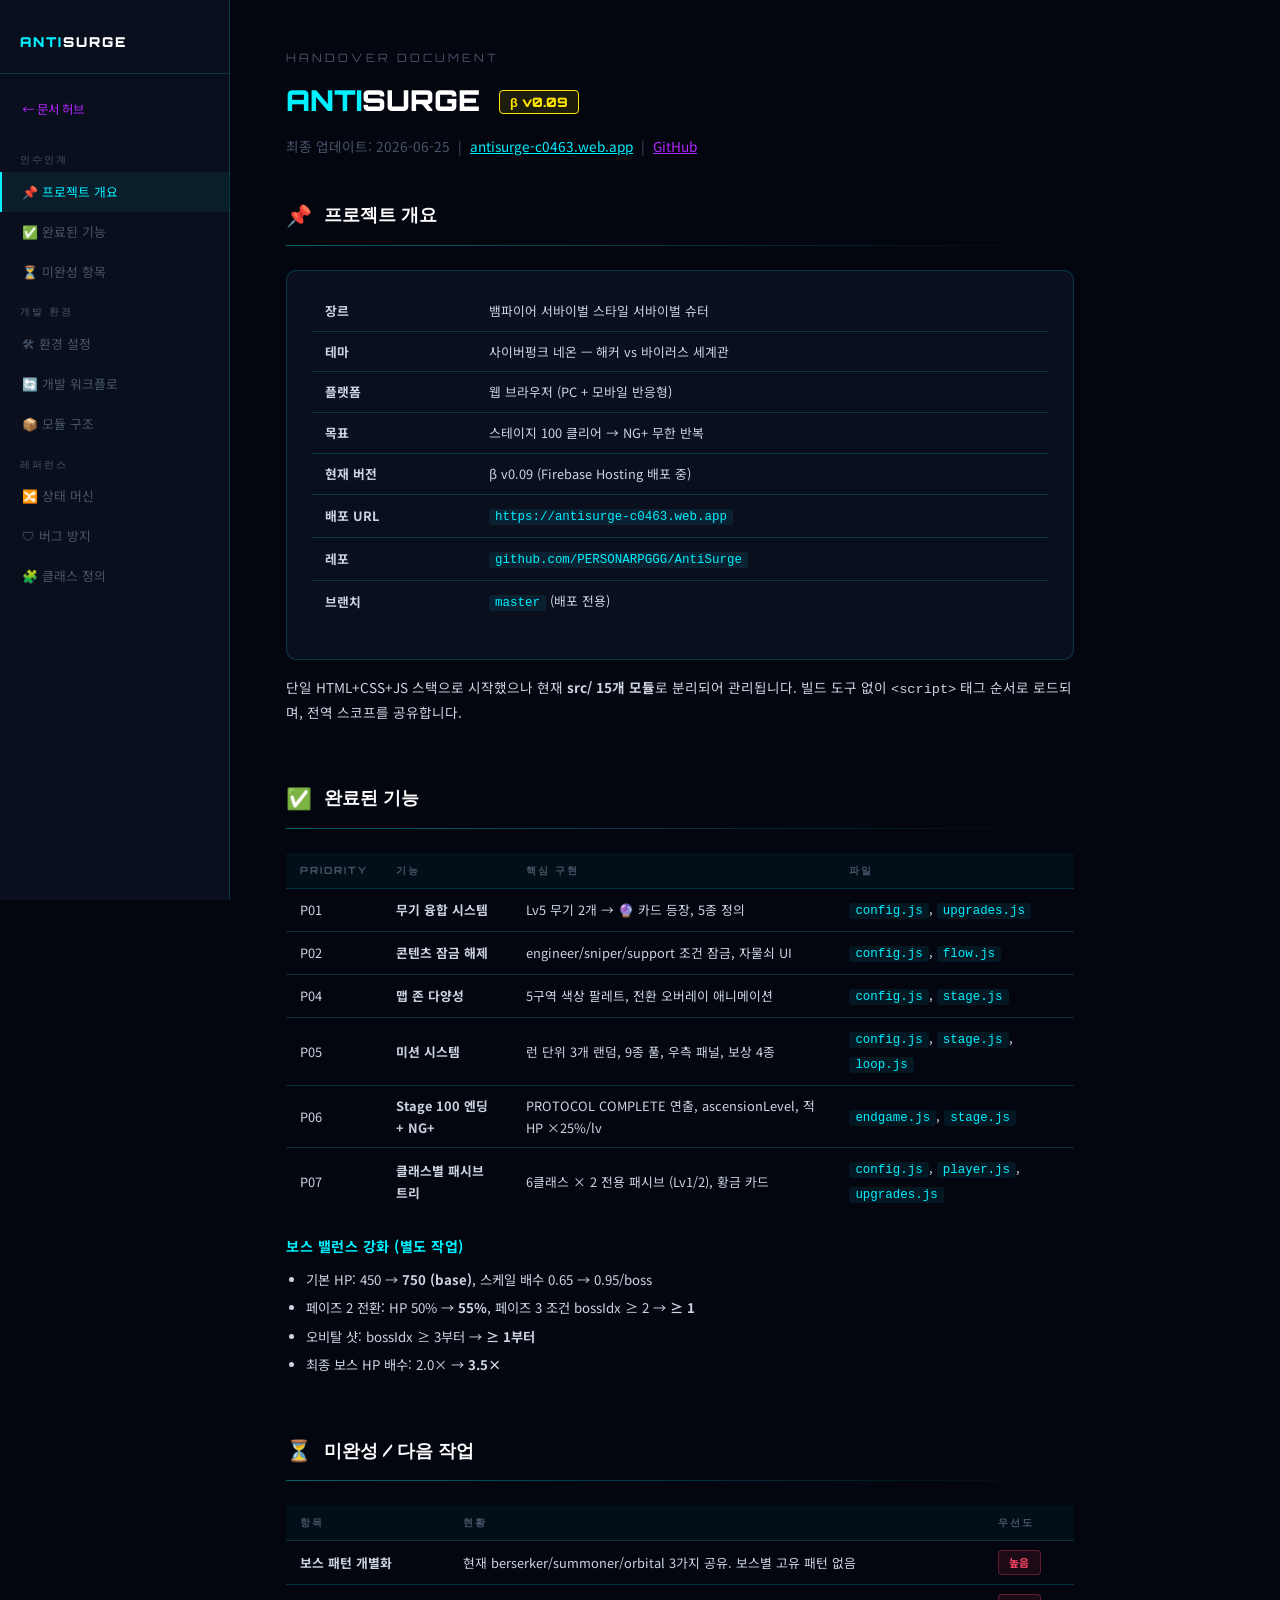
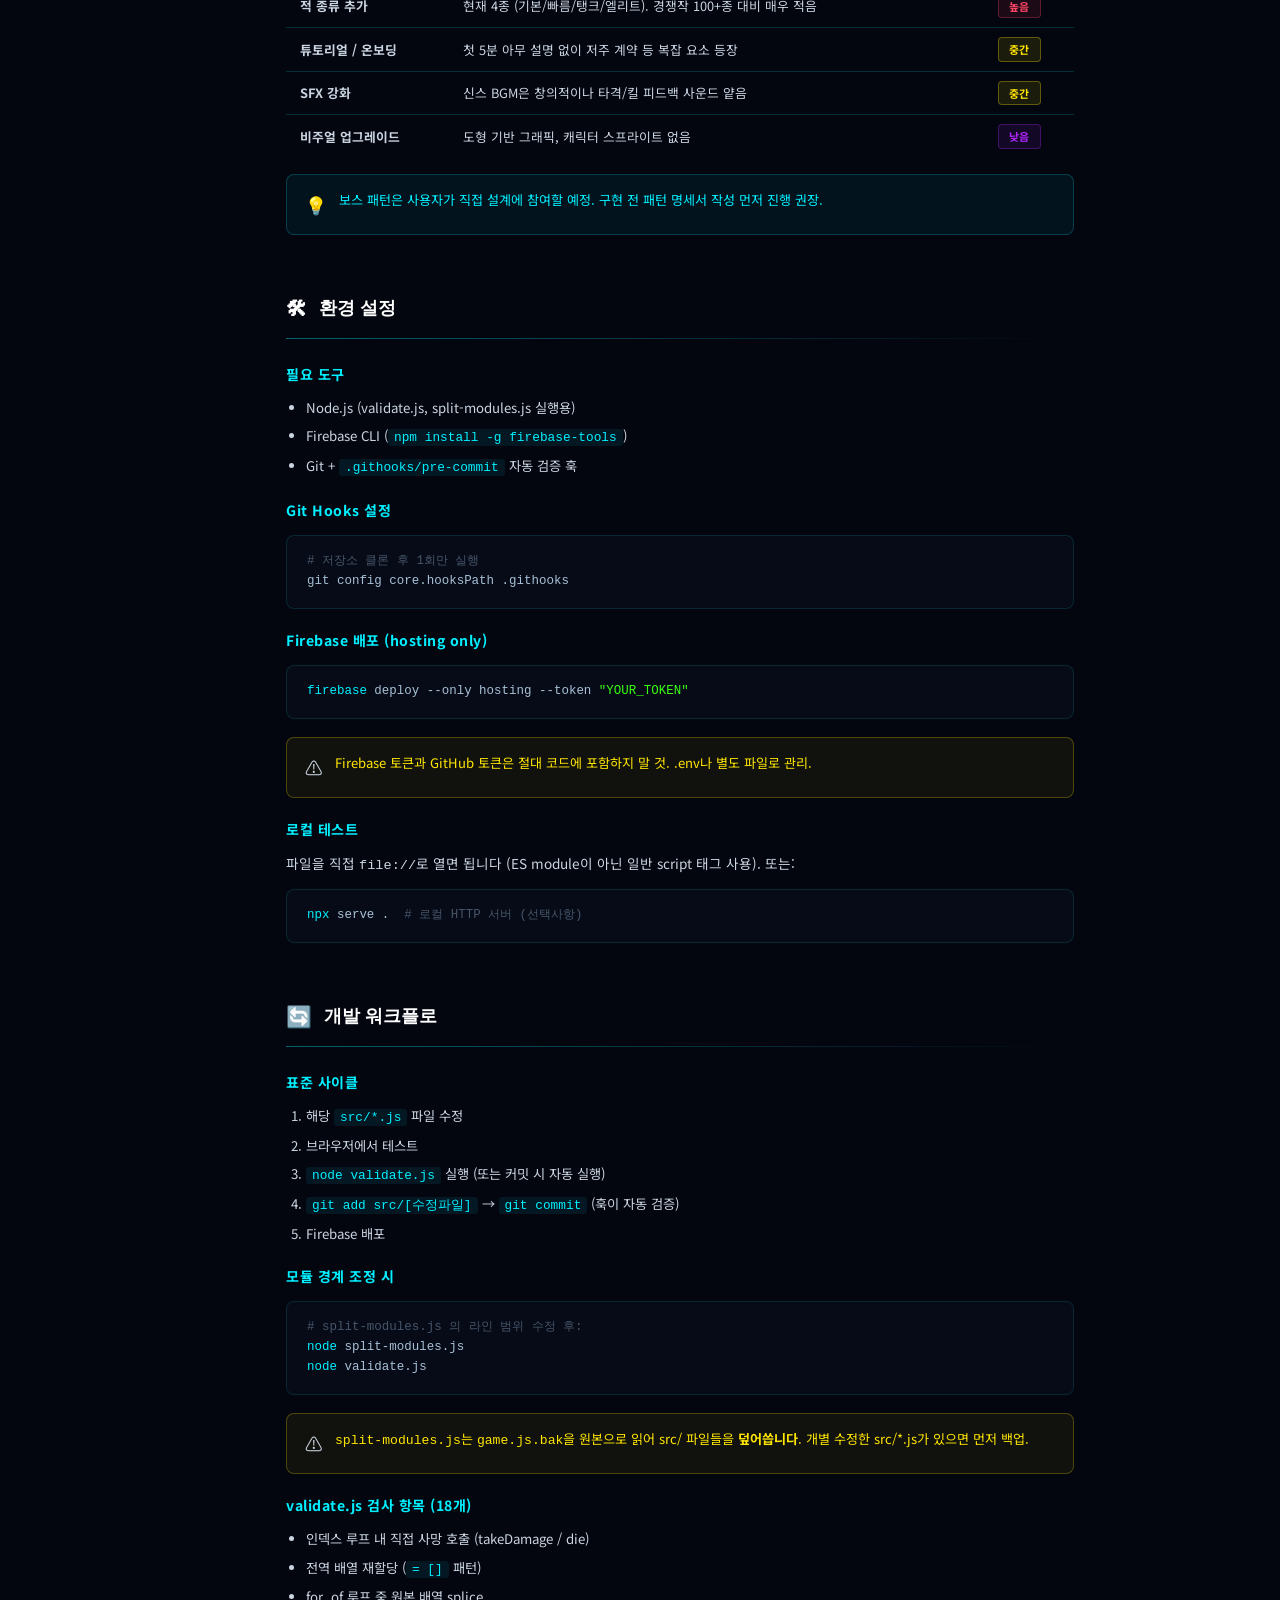
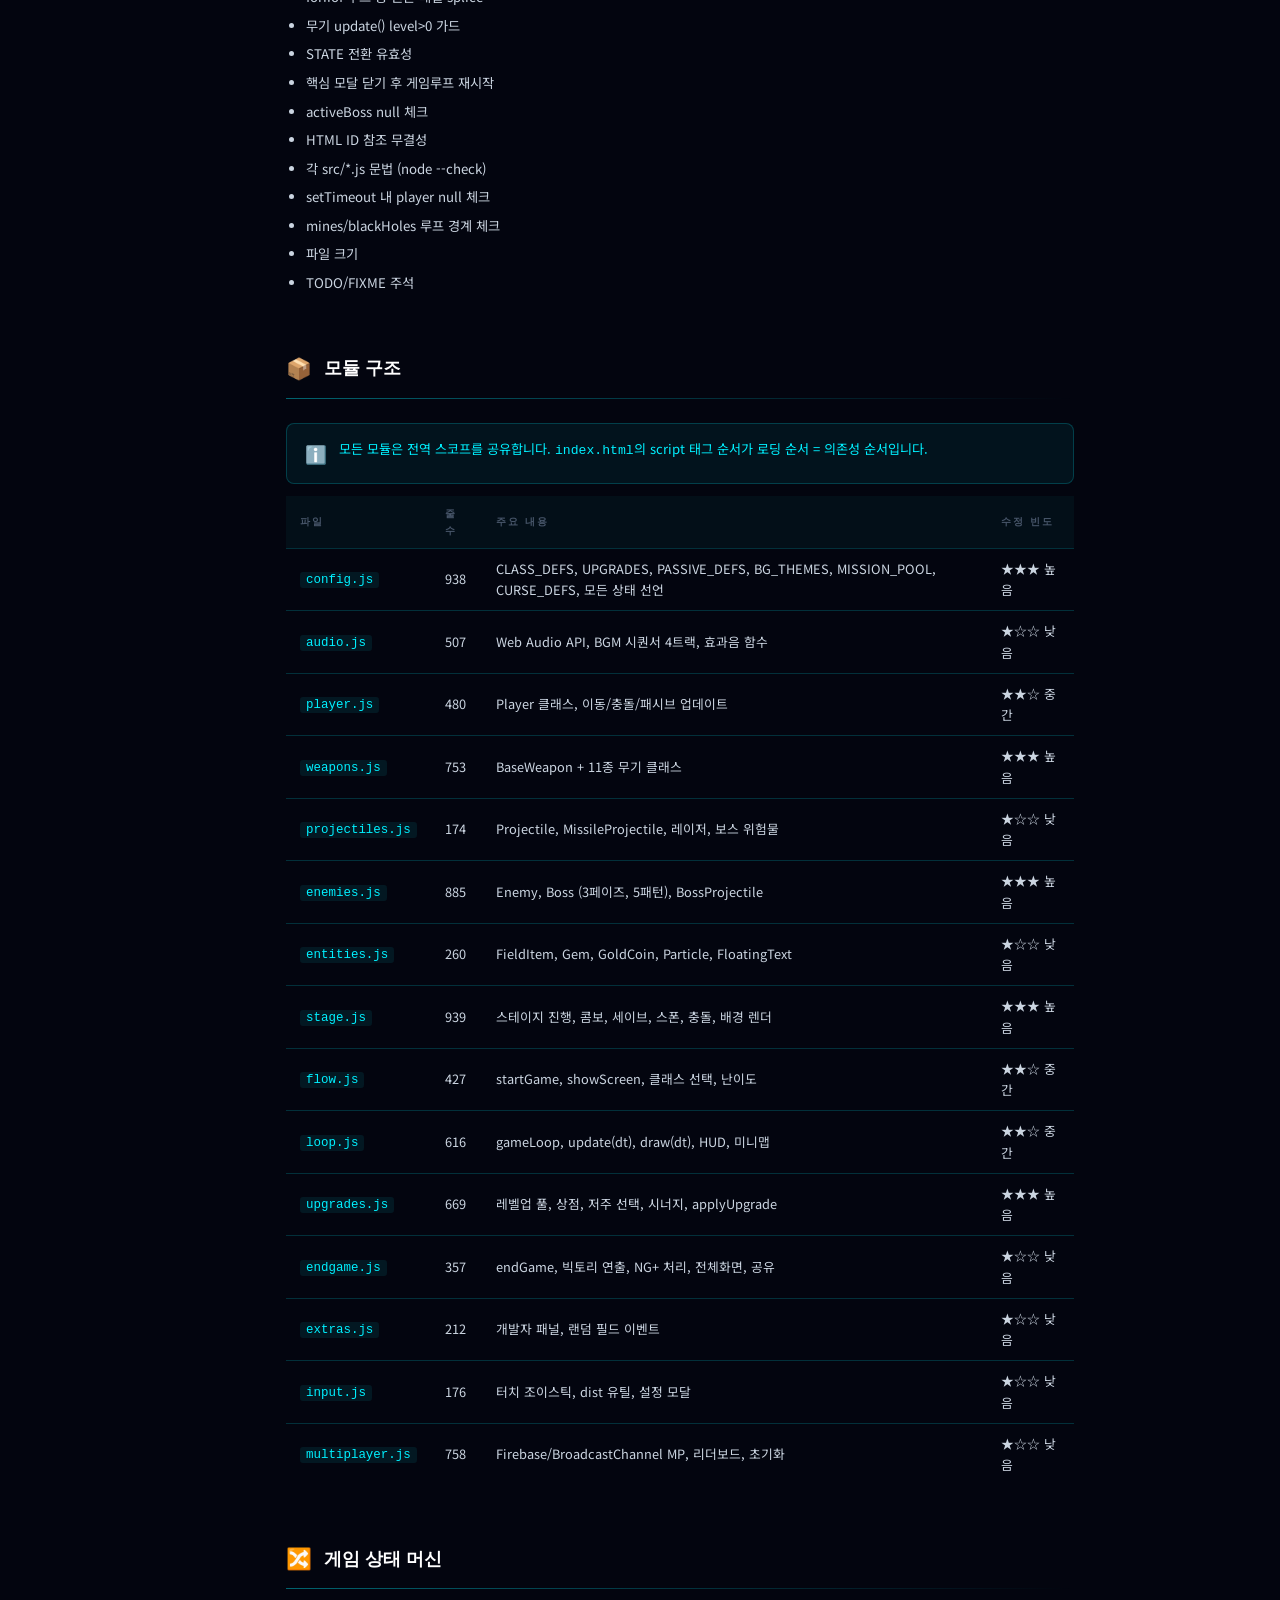
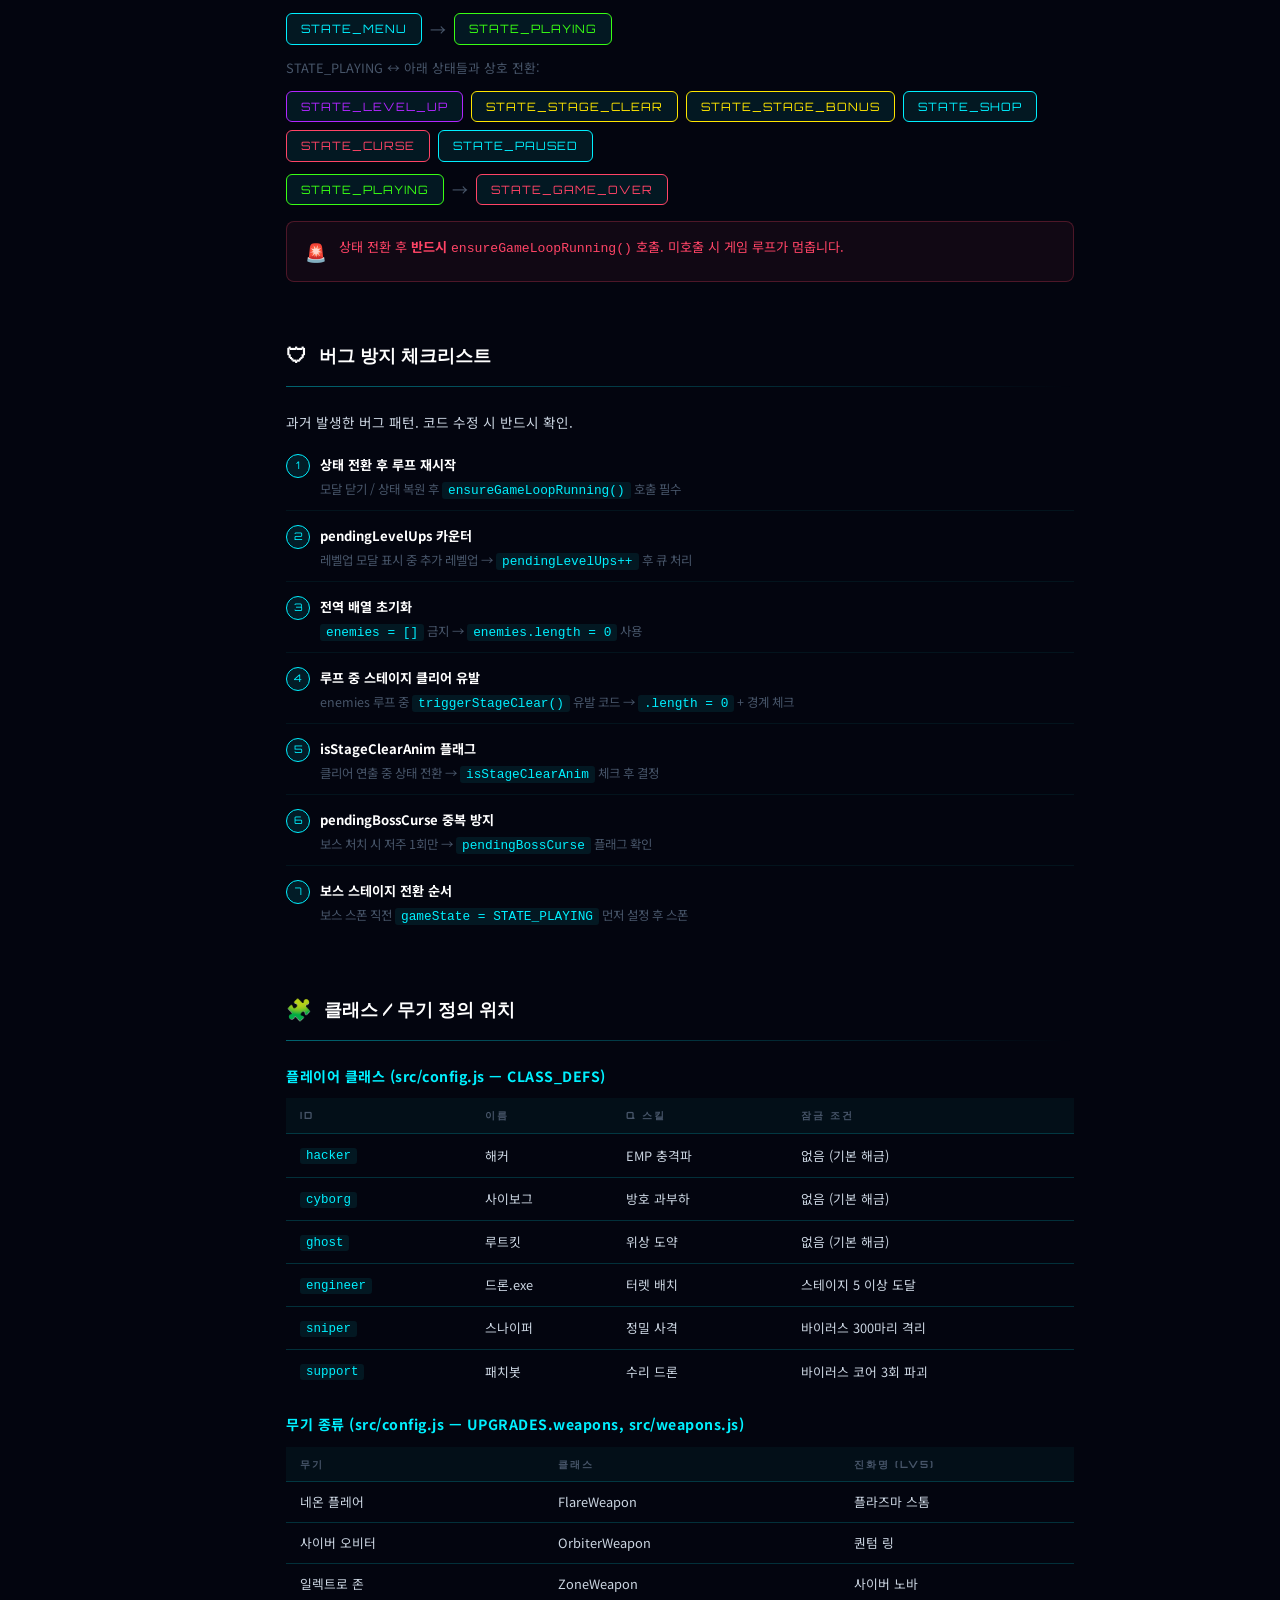
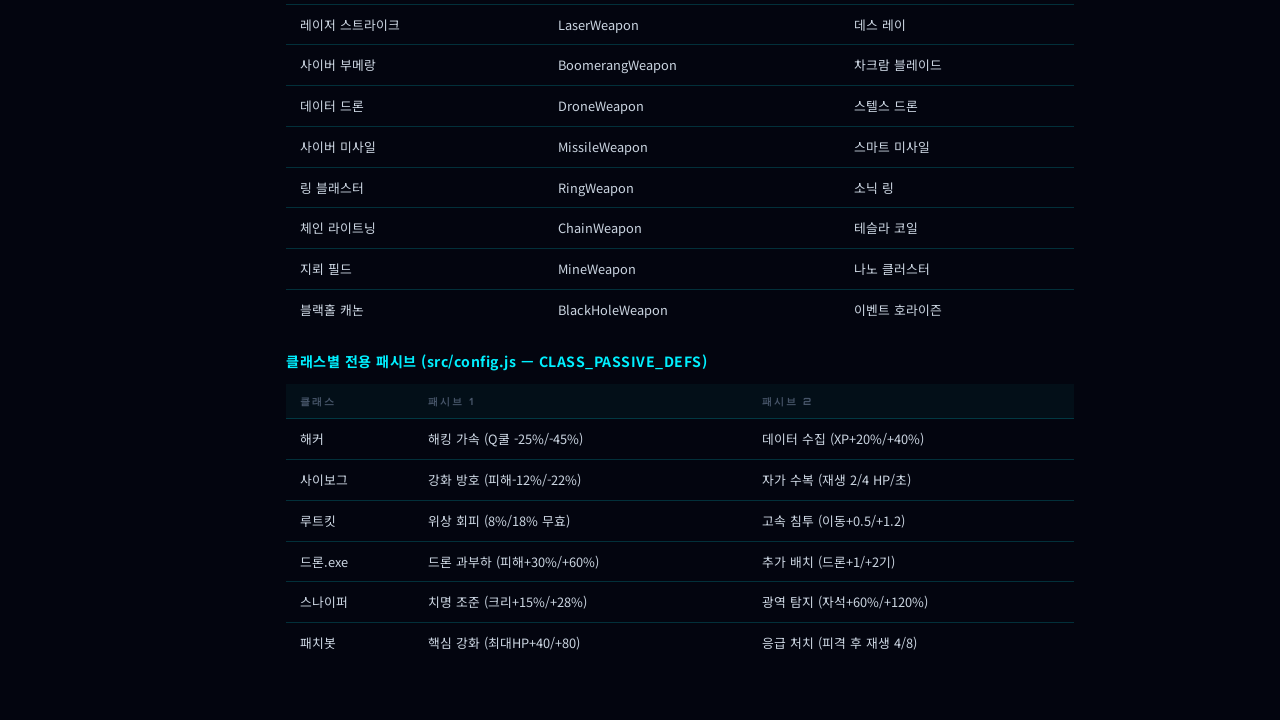
<file: doc/handover.html>
<!DOCTYPE html>
<html lang="ko">
<head>
<meta charset="UTF-8">
<meta name="viewport" content="width=device-width, initial-scale=1.0">
<title>AntiSurge — 인수인계 문서</title>
<style>
@import url('https://fonts.googleapis.com/css2?family=Orbitron:wght@400;700;900&family=Noto+Sans+KR:wght@300;400;500;700&display=swap');
*, *::before, *::after { box-sizing: border-box; margin: 0; padding: 0; }
:root {
  --cyan:   #00f0ff;
  --purple: #b026ff;
  --green:  #39ff14;
  --yellow: #ffe600;
  --pink:   #ff4466;
  --bg:     #03050f;
  --card:   #0a0f1e;
  --card2:  #0d1428;
  --border: rgba(0,240,255,0.18);
  --text:   #cbd5e1;
  --muted:  #475569;
}
html { scroll-behavior: smooth; }
body { background: var(--bg); color: var(--text); font-family: 'Noto Sans KR', sans-serif; line-height: 1.7; }

/* ── 레이아웃 ── */
.layout { display: flex; min-height: 100vh; }

/* 사이드바 */
nav {
  width: 230px;
  min-width: 230px;
  background: var(--card);
  border-right: 1px solid var(--border);
  padding: 30px 0;
  position: sticky;
  top: 0;
  height: 100vh;
  overflow-y: auto;
}
.nav-logo {
  font-family: 'Orbitron', monospace;
  font-size: 0.85rem;
  font-weight: 900;
  color: var(--cyan);
  padding: 0 20px 20px;
  border-bottom: 1px solid var(--border);
  margin-bottom: 16px;
  letter-spacing: 2px;
}
.nav-logo span { color: #fff; }
nav a {
  display: block;
  padding: 9px 20px;
  text-decoration: none;
  color: var(--muted);
  font-size: 0.8rem;
  transition: color .15s, background .15s;
  border-left: 2px solid transparent;
}
nav a:hover, nav a.active {
  color: var(--cyan);
  background: rgba(0,240,255,0.06);
  border-left-color: var(--cyan);
}
.nav-section {
  padding: 12px 20px 4px;
  font-size: 0.62rem;
  letter-spacing: 2px;
  color: var(--muted);
  text-transform: uppercase;
  font-family: 'Orbitron', monospace;
}
.nav-back {
  display: block;
  padding: 9px 20px;
  text-decoration: none;
  color: var(--purple);
  font-size: 0.78rem;
  margin-bottom: 10px;
}
.nav-back:hover { color: #d466ff; }

/* 메인 */
main { flex: 1; padding: 48px 56px; max-width: 900px; }

/* 섹션 */
.doc-section { margin-bottom: 56px; }
h2 {
  font-family: 'Orbitron', monospace;
  font-size: 1.1rem;
  font-weight: 700;
  color: #fff;
  margin-bottom: 6px;
  display: flex;
  align-items: center;
  gap: 12px;
}
h2 .icon { font-size: 1.3rem; }
.section-divider {
  height: 1px;
  background: linear-gradient(90deg, var(--cyan), transparent);
  margin: 12px 0 24px;
  opacity: 0.4;
}

h3 {
  font-size: 0.88rem;
  font-weight: 700;
  color: var(--cyan);
  margin: 20px 0 10px;
  letter-spacing: 0.5px;
}

p { font-size: 0.85rem; margin-bottom: 12px; color: var(--text); }

/* ── 카드 ── */
.card {
  background: var(--card);
  border: 1px solid var(--border);
  border-radius: 10px;
  padding: 20px 24px;
  margin-bottom: 16px;
}
.card-title {
  font-weight: 700;
  font-size: 0.85rem;
  color: #fff;
  margin-bottom: 8px;
}

/* ── 테이블 ── */
table { width: 100%; border-collapse: collapse; margin-bottom: 16px; }
th, td {
  padding: 9px 14px;
  text-align: left;
  border-bottom: 1px solid var(--border);
  font-size: 0.8rem;
}
th {
  font-family: 'Orbitron', monospace;
  font-size: 0.62rem;
  letter-spacing: 2px;
  color: var(--muted);
  text-transform: uppercase;
  background: rgba(0,240,255,0.04);
}
tr:last-child td { border-bottom: none; }
td code { color: var(--cyan); font-size: 0.78rem; background: rgba(0,240,255,0.08); padding: 1px 6px; border-radius: 3px; }

/* ── 리스트 ── */
ul, ol { padding-left: 20px; font-size: 0.83rem; }
li { margin-bottom: 6px; }
li code { color: var(--cyan); background: rgba(0,240,255,0.08); padding: 1px 6px; border-radius: 3px; font-size: 0.8rem; }

/* ── 배지 ── */
.badge {
  display: inline-block;
  padding: 2px 10px;
  border-radius: 4px;
  font-size: 0.68rem;
  font-weight: 700;
  letter-spacing: 0.5px;
}
.done    { background: rgba(57,255,20,0.12); color: var(--green);  border: 1px solid rgba(57,255,20,0.3); }
.wip     { background: rgba(255,230,0,0.1);  color: var(--yellow); border: 1px solid rgba(255,230,0,0.3); }
.planned { background: rgba(176,38,255,0.1); color: var(--purple); border: 1px solid rgba(176,38,255,0.3); }
.warn    { background: rgba(255,68,102,0.1); color: var(--pink);   border: 1px solid rgba(255,68,102,0.3); }

/* ── 코드 블록 ── */
pre {
  background: #060b17;
  border: 1px solid rgba(0,240,255,0.12);
  border-radius: 8px;
  padding: 16px 20px;
  font-size: 0.78rem;
  overflow-x: auto;
  margin: 12px 0 18px;
  color: #a8c0d6;
  line-height: 1.6;
}
pre .c  { color: var(--muted); }
pre .k  { color: var(--cyan); }
pre .s  { color: var(--green); }
pre .v  { color: var(--yellow); }

/* ── 경고 박스 ── */
.alert {
  border-radius: 8px;
  padding: 14px 18px;
  margin: 12px 0;
  font-size: 0.82rem;
  display: flex;
  gap: 12px;
  align-items: flex-start;
}
.alert-warn { background: rgba(255,230,0,0.06); border: 1px solid rgba(255,230,0,0.25); }
.alert-danger { background: rgba(255,68,102,0.06); border: 1px solid rgba(255,68,102,0.25); }
.alert-info { background: rgba(0,240,255,0.06); border: 1px solid rgba(0,240,255,0.2); }
.alert-icon { font-size: 1.1rem; flex-shrink: 0; margin-top: 1px; }
.alert-warn .alert-body { color: var(--yellow); }
.alert-danger .alert-body { color: var(--pink); }
.alert-info .alert-body { color: var(--cyan); }

/* ── 체크리스트 ── */
.checklist { list-style: none; padding-left: 0; }
.checklist li {
  display: flex;
  align-items: flex-start;
  gap: 10px;
  padding: 8px 0;
  border-bottom: 1px solid rgba(0,240,255,0.06);
  font-size: 0.82rem;
}
.checklist li:last-child { border-bottom: none; }
.check-num {
  min-width: 24px;
  height: 24px;
  border-radius: 50%;
  background: rgba(0,240,255,0.1);
  border: 1px solid var(--cyan);
  color: var(--cyan);
  font-size: 0.65rem;
  font-family: 'Orbitron', monospace;
  display: flex;
  align-items: center;
  justify-content: center;
  flex-shrink: 0;
}
.check-content strong { color: #fff; display: block; margin-bottom: 2px; }
.check-content span { color: var(--muted); font-size: 0.78rem; }

/* ── 상태 머신 ── */
.state-flow {
  display: flex;
  flex-wrap: wrap;
  gap: 8px;
  align-items: center;
  margin: 12px 0;
}
.state-node {
  background: rgba(0,240,255,0.08);
  border: 1px solid var(--cyan);
  color: var(--cyan);
  padding: 5px 14px;
  border-radius: 6px;
  font-size: 0.72rem;
  font-family: 'Orbitron', monospace;
  letter-spacing: 1px;
}
.state-arrow { color: var(--muted); font-size: 1rem; }

/* 반응형 */
@media (max-width: 768px) {
  nav { display: none; }
  main { padding: 24px 20px; }
}
</style>
</head>
<body>
<div class="layout">

<!-- 사이드바 -->
<nav>
  <div class="nav-logo">ANTI<span>SURGE</span></div>
  <a href="index.html" class="nav-back">← 문서 허브</a>
  <div class="nav-section">인수인계</div>
  <a href="#overview">📌 프로젝트 개요</a>
  <a href="#completed">✅ 완료된 기능</a>
  <a href="#pending">⏳ 미완성 항목</a>
  <div class="nav-section">개발 환경</div>
  <a href="#setup">🛠 환경 설정</a>
  <a href="#workflow">🔄 개발 워크플로</a>
  <a href="#modules">📦 모듈 구조</a>
  <div class="nav-section">레퍼런스</div>
  <a href="#state-machine">🔀 상태 머신</a>
  <a href="#bugcheck">🛡 버그 방지</a>
  <a href="#classes">🧩 클래스 정의</a>
</nav>

<!-- 본문 -->
<main>

  <!-- 제목 -->
  <div style="margin-bottom:40px;">
    <div style="font-family:'Orbitron',monospace;font-size:0.72rem;color:var(--muted);letter-spacing:3px;margin-bottom:8px;">HANDOVER DOCUMENT</div>
    <h1 style="font-family:'Orbitron',monospace;font-size:1.8rem;font-weight:900;color:#fff;">
      <span style="color:var(--cyan);">ANTI</span>SURGE
      <span style="font-size:0.45em;color:var(--yellow);background:rgba(255,230,0,0.1);border:1px solid var(--yellow);padding:3px 10px;border-radius:4px;vertical-align:middle;margin-left:10px;">β v0.09</span>
    </h1>
    <p style="margin-top:10px;color:var(--muted);">
      최종 업데이트: 2026-06-25 &nbsp;|&nbsp;
      <a href="https://antisurge-c0463.web.app" style="color:var(--cyan);">antisurge-c0463.web.app</a> &nbsp;|&nbsp;
      <a href="https://github.com/PERSONARPGGG/AntiSurge" style="color:var(--purple);">GitHub</a>
    </p>
  </div>

  <!-- 1. 프로젝트 개요 -->
  <div class="doc-section" id="overview">
    <h2><span class="icon">📌</span> 프로젝트 개요</h2>
    <div class="section-divider"></div>
    <div class="card">
      <table>
        <tr><td><strong>장르</strong></td><td>뱀파이어 서바이벌 스타일 서바이벌 슈터</td></tr>
        <tr><td><strong>테마</strong></td><td>사이버펑크 네온 — 해커 vs 바이러스 세계관</td></tr>
        <tr><td><strong>플랫폼</strong></td><td>웹 브라우저 (PC + 모바일 반응형)</td></tr>
        <tr><td><strong>목표</strong></td><td>스테이지 100 클리어 → NG+ 무한 반복</td></tr>
        <tr><td><strong>현재 버전</strong></td><td>β v0.09 (Firebase Hosting 배포 중)</td></tr>
        <tr><td><strong>배포 URL</strong></td><td><code>https://antisurge-c0463.web.app</code></td></tr>
        <tr><td><strong>레포</strong></td><td><code>github.com/PERSONARPGGG/AntiSurge</code></td></tr>
        <tr><td><strong>브랜치</strong></td><td><code>master</code> (배포 전용)</td></tr>
      </table>
    </div>
    <p>단일 HTML+CSS+JS 스택으로 시작했으나 현재 <strong>src/ 15개 모듈</strong>로 분리되어 관리됩니다. 빌드 도구 없이 <code>&lt;script&gt;</code> 태그 순서로 로드되며, 전역 스코프를 공유합니다.</p>
  </div>

  <!-- 2. 완료된 기능 -->
  <div class="doc-section" id="completed">
    <h2><span class="icon">✅</span> 완료된 기능</h2>
    <div class="section-divider"></div>

    <table>
      <thead>
        <tr><th>Priority</th><th>기능</th><th>핵심 구현</th><th>파일</th></tr>
      </thead>
      <tbody>
        <tr>
          <td>P01</td>
          <td><strong>무기 융합 시스템</strong></td>
          <td>Lv5 무기 2개 → 🔮 카드 등장, 5종 정의</td>
          <td><code>config.js</code>, <code>upgrades.js</code></td>
        </tr>
        <tr>
          <td>P02</td>
          <td><strong>콘텐츠 잠금 해제</strong></td>
          <td>engineer/sniper/support 조건 잠금, 자물쇠 UI</td>
          <td><code>config.js</code>, <code>flow.js</code></td>
        </tr>
        <tr>
          <td>P04</td>
          <td><strong>맵 존 다양성</strong></td>
          <td>5구역 색상 팔레트, 전환 오버레이 애니메이션</td>
          <td><code>config.js</code>, <code>stage.js</code></td>
        </tr>
        <tr>
          <td>P05</td>
          <td><strong>미션 시스템</strong></td>
          <td>런 단위 3개 랜덤, 9종 풀, 우측 패널, 보상 4종</td>
          <td><code>config.js</code>, <code>stage.js</code>, <code>loop.js</code></td>
        </tr>
        <tr>
          <td>P06</td>
          <td><strong>Stage 100 엔딩 + NG+</strong></td>
          <td>PROTOCOL COMPLETE 연출, ascensionLevel, 적 HP ×25%/lv</td>
          <td><code>endgame.js</code>, <code>stage.js</code></td>
        </tr>
        <tr>
          <td>P07</td>
          <td><strong>클래스별 패시브 트리</strong></td>
          <td>6클래스 × 2 전용 패시브 (Lv1/2), 황금 카드</td>
          <td><code>config.js</code>, <code>player.js</code>, <code>upgrades.js</code></td>
        </tr>
      </tbody>
    </table>

    <h3>보스 밸런스 강화 (별도 작업)</h3>
    <ul>
      <li>기본 HP: 450 → <strong>750 (base)</strong>, 스케일 배수 0.65 → 0.95/boss</li>
      <li>페이즈 2 전환: HP 50% → <strong>55%</strong>, 페이즈 3 조건 bossIdx ≥ 2 → <strong>≥ 1</strong></li>
      <li>오비탈 샷: bossIdx ≥ 3부터 → <strong>≥ 1부터</strong></li>
      <li>최종 보스 HP 배수: 2.0× → <strong>3.5×</strong></li>
    </ul>
  </div>

  <!-- 3. 미완성 항목 -->
  <div class="doc-section" id="pending">
    <h2><span class="icon">⏳</span> 미완성 / 다음 작업</h2>
    <div class="section-divider"></div>

    <table>
      <thead>
        <tr><th>항목</th><th>현황</th><th>우선도</th></tr>
      </thead>
      <tbody>
        <tr>
          <td><strong>보스 패턴 개별화</strong></td>
          <td>현재 berserker/summoner/orbital 3가지 공유. 보스별 고유 패턴 없음</td>
          <td><span class="badge warn">높음</span></td>
        </tr>
        <tr>
          <td><strong>적 종류 추가</strong></td>
          <td>현재 4종 (기본/빠름/탱크/엘리트). 경쟁작 100+종 대비 매우 적음</td>
          <td><span class="badge warn">높음</span></td>
        </tr>
        <tr>
          <td><strong>튜토리얼 / 온보딩</strong></td>
          <td>첫 5분 아무 설명 없이 저주 계약 등 복잡 요소 등장</td>
          <td><span class="badge wip">중간</span></td>
        </tr>
        <tr>
          <td><strong>SFX 강화</strong></td>
          <td>신스 BGM은 창의적이나 타격/킬 피드백 사운드 얕음</td>
          <td><span class="badge wip">중간</span></td>
        </tr>
        <tr>
          <td><strong>비주얼 업그레이드</strong></td>
          <td>도형 기반 그래픽, 캐릭터 스프라이트 없음</td>
          <td><span class="badge planned">낮음</span></td>
        </tr>
      </tbody>
    </table>

    <div class="alert alert-info">
      <div class="alert-icon">💡</div>
      <div class="alert-body">보스 패턴은 사용자가 직접 설계에 참여할 예정. 구현 전 패턴 명세서 작성 먼저 진행 권장.</div>
    </div>
  </div>

  <!-- 4. 환경 설정 -->
  <div class="doc-section" id="setup">
    <h2><span class="icon">🛠</span> 환경 설정</h2>
    <div class="section-divider"></div>

    <h3>필요 도구</h3>
    <ul>
      <li>Node.js (validate.js, split-modules.js 실행용)</li>
      <li>Firebase CLI (<code>npm install -g firebase-tools</code>)</li>
      <li>Git + <code>.githooks/pre-commit</code> 자동 검증 훅</li>
    </ul>

    <h3>Git Hooks 설정</h3>
    <pre><code><span class="c"># 저장소 클론 후 1회만 실행</span>
git config core.hooksPath .githooks</code></pre>

    <h3>Firebase 배포 (hosting only)</h3>
    <pre><code><span class="k">firebase</span> deploy --only hosting --token <span class="s">"YOUR_TOKEN"</span></code></pre>

    <div class="alert alert-warn">
      <div class="alert-icon">⚠️</div>
      <div class="alert-body">Firebase 토큰과 GitHub 토큰은 절대 코드에 포함하지 말 것. .env나 별도 파일로 관리.</div>
    </div>

    <h3>로컬 테스트</h3>
    <p>파일을 직접 <code>file://</code>로 열면 됩니다 (ES module이 아닌 일반 script 태그 사용). 또는:</p>
    <pre><code><span class="k">npx</span> serve .  <span class="c"># 로컬 HTTP 서버 (선택사항)</span></code></pre>
  </div>

  <!-- 5. 개발 워크플로 -->
  <div class="doc-section" id="workflow">
    <h2><span class="icon">🔄</span> 개발 워크플로</h2>
    <div class="section-divider"></div>

    <h3>표준 사이클</h3>
    <ol>
      <li>해당 <code>src/*.js</code> 파일 수정</li>
      <li>브라우저에서 테스트</li>
      <li><code>node validate.js</code> 실행 (또는 커밋 시 자동 실행)</li>
      <li><code>git add src/[수정파일]</code> → <code>git commit</code> (훅이 자동 검증)</li>
      <li>Firebase 배포</li>
    </ol>

    <h3>모듈 경계 조정 시</h3>
    <pre><code><span class="c"># split-modules.js 의 라인 범위 수정 후:</span>
<span class="k">node</span> split-modules.js
<span class="k">node</span> validate.js</code></pre>
    <div class="alert alert-warn">
      <div class="alert-icon">⚠️</div>
      <div class="alert-body"><code>split-modules.js</code>는 <code>game.js.bak</code>을 원본으로 읽어 src/ 파일들을 <strong>덮어씁니다</strong>. 개별 수정한 src/*.js가 있으면 먼저 백업.</div>
    </div>

    <h3>validate.js 검사 항목 (18개)</h3>
    <ul>
      <li>인덱스 루프 내 직접 사망 호출 (takeDamage / die)</li>
      <li>전역 배열 재할당 (<code>= []</code> 패턴)</li>
      <li>for..of 루프 중 원본 배열 splice</li>
      <li>무기 update() level&gt;0 가드</li>
      <li>STATE 전환 유효성</li>
      <li>핵심 모달 닫기 후 게임루프 재시작</li>
      <li>activeBoss null 체크</li>
      <li>HTML ID 참조 무결성</li>
      <li>각 src/*.js 문법 (node --check)</li>
      <li>setTimeout 내 player null 체크</li>
      <li>mines/blackHoles 루프 경계 체크</li>
      <li>파일 크기</li>
      <li>TODO/FIXME 주석</li>
    </ul>
  </div>

  <!-- 6. 모듈 구조 -->
  <div class="doc-section" id="modules">
    <h2><span class="icon">📦</span> 모듈 구조</h2>
    <div class="section-divider"></div>

    <div class="alert alert-info">
      <div class="alert-icon">ℹ️</div>
      <div class="alert-body">모든 모듈은 전역 스코프를 공유합니다. <code>index.html</code>의 script 태그 순서가 로딩 순서 = 의존성 순서입니다.</div>
    </div>

    <table>
      <thead>
        <tr><th>파일</th><th>줄수</th><th>주요 내용</th><th>수정 빈도</th></tr>
      </thead>
      <tbody>
        <tr><td><code>config.js</code></td><td>938</td><td>CLASS_DEFS, UPGRADES, PASSIVE_DEFS, BG_THEMES, MISSION_POOL, CURSE_DEFS, 모든 상태 선언</td><td>★★★ 높음</td></tr>
        <tr><td><code>audio.js</code></td><td>507</td><td>Web Audio API, BGM 시퀀서 4트랙, 효과음 함수</td><td>★☆☆ 낮음</td></tr>
        <tr><td><code>player.js</code></td><td>480</td><td>Player 클래스, 이동/충돌/패시브 업데이트</td><td>★★☆ 중간</td></tr>
        <tr><td><code>weapons.js</code></td><td>753</td><td>BaseWeapon + 11종 무기 클래스</td><td>★★★ 높음</td></tr>
        <tr><td><code>projectiles.js</code></td><td>174</td><td>Projectile, MissileProjectile, 레이저, 보스 위험물</td><td>★☆☆ 낮음</td></tr>
        <tr><td><code>enemies.js</code></td><td>885</td><td>Enemy, Boss (3페이즈, 5패턴), BossProjectile</td><td>★★★ 높음</td></tr>
        <tr><td><code>entities.js</code></td><td>260</td><td>FieldItem, Gem, GoldCoin, Particle, FloatingText</td><td>★☆☆ 낮음</td></tr>
        <tr><td><code>stage.js</code></td><td>939</td><td>스테이지 진행, 콤보, 세이브, 스폰, 충돌, 배경 렌더</td><td>★★★ 높음</td></tr>
        <tr><td><code>flow.js</code></td><td>427</td><td>startGame, showScreen, 클래스 선택, 난이도</td><td>★★☆ 중간</td></tr>
        <tr><td><code>loop.js</code></td><td>616</td><td>gameLoop, update(dt), draw(dt), HUD, 미니맵</td><td>★★☆ 중간</td></tr>
        <tr><td><code>upgrades.js</code></td><td>669</td><td>레벨업 풀, 상점, 저주 선택, 시너지, applyUpgrade</td><td>★★★ 높음</td></tr>
        <tr><td><code>endgame.js</code></td><td>357</td><td>endGame, 빅토리 연출, NG+ 처리, 전체화면, 공유</td><td>★☆☆ 낮음</td></tr>
        <tr><td><code>extras.js</code></td><td>212</td><td>개발자 패널, 랜덤 필드 이벤트</td><td>★☆☆ 낮음</td></tr>
        <tr><td><code>input.js</code></td><td>176</td><td>터치 조이스틱, dist 유틸, 설정 모달</td><td>★☆☆ 낮음</td></tr>
        <tr><td><code>multiplayer.js</code></td><td>758</td><td>Firebase/BroadcastChannel MP, 리더보드, 초기화</td><td>★☆☆ 낮음</td></tr>
      </tbody>
    </table>
  </div>

  <!-- 7. 상태 머신 -->
  <div class="doc-section" id="state-machine">
    <h2><span class="icon">🔀</span> 게임 상태 머신</h2>
    <div class="section-divider"></div>

    <div class="state-flow">
      <span class="state-node">STATE_MENU</span>
      <span class="state-arrow">→</span>
      <span class="state-node" style="border-color:var(--green);color:var(--green)">STATE_PLAYING</span>
    </div>
    <p style="margin-top:8px;font-size:0.8rem;color:var(--muted);">STATE_PLAYING ↔ 아래 상태들과 상호 전환:</p>
    <div class="state-flow" style="margin-top:8px;">
      <span class="state-node" style="border-color:var(--purple);color:var(--purple)">STATE_LEVEL_UP</span>
      <span class="state-node" style="border-color:var(--yellow);color:var(--yellow)">STATE_STAGE_CLEAR</span>
      <span class="state-node" style="border-color:var(--yellow);color:var(--yellow)">STATE_STAGE_BONUS</span>
      <span class="state-node" style="border-color:var(--cyan);color:var(--cyan)">STATE_SHOP</span>
      <span class="state-node" style="border-color:var(--pink);color:var(--pink)">STATE_CURSE</span>
      <span class="state-node">STATE_PAUSED</span>
    </div>
    <div class="state-flow" style="margin-top:8px;">
      <span class="state-node" style="border-color:var(--green);color:var(--green)">STATE_PLAYING</span>
      <span class="state-arrow">→</span>
      <span class="state-node" style="border-color:var(--pink);color:var(--pink)">STATE_GAME_OVER</span>
    </div>

    <div class="alert alert-danger" style="margin-top:16px;">
      <div class="alert-icon">🚨</div>
      <div class="alert-body">상태 전환 후 <strong>반드시</strong> <code>ensureGameLoopRunning()</code> 호출. 미호출 시 게임 루프가 멈춥니다.</div>
    </div>
  </div>

  <!-- 8. 버그 방지 체크리스트 -->
  <div class="doc-section" id="bugcheck">
    <h2><span class="icon">🛡</span> 버그 방지 체크리스트</h2>
    <div class="section-divider"></div>
    <p>과거 발생한 버그 패턴. 코드 수정 시 반드시 확인.</p>

    <ul class="checklist">
      <li>
        <div class="check-num">1</div>
        <div class="check-content">
          <strong>상태 전환 후 루프 재시작</strong>
          <span>모달 닫기 / 상태 복원 후 <code>ensureGameLoopRunning()</code> 호출 필수</span>
        </div>
      </li>
      <li>
        <div class="check-num">2</div>
        <div class="check-content">
          <strong>pendingLevelUps 카운터</strong>
          <span>레벨업 모달 표시 중 추가 레벨업 → <code>pendingLevelUps++</code> 후 큐 처리</span>
        </div>
      </li>
      <li>
        <div class="check-num">3</div>
        <div class="check-content">
          <strong>전역 배열 초기화</strong>
          <span><code>enemies = []</code> 금지 → <code>enemies.length = 0</code> 사용</span>
        </div>
      </li>
      <li>
        <div class="check-num">4</div>
        <div class="check-content">
          <strong>루프 중 스테이지 클리어 유발</strong>
          <span>enemies 루프 중 <code>triggerStageClear()</code> 유발 코드 → <code>.length = 0</code> + 경계 체크</span>
        </div>
      </li>
      <li>
        <div class="check-num">5</div>
        <div class="check-content">
          <strong>isStageClearAnim 플래그</strong>
          <span>클리어 연출 중 상태 전환 → <code>isStageClearAnim</code> 체크 후 결정</span>
        </div>
      </li>
      <li>
        <div class="check-num">6</div>
        <div class="check-content">
          <strong>pendingBossCurse 중복 방지</strong>
          <span>보스 처치 시 저주 1회만 → <code>pendingBossCurse</code> 플래그 확인</span>
        </div>
      </li>
      <li>
        <div class="check-num">7</div>
        <div class="check-content">
          <strong>보스 스테이지 전환 순서</strong>
          <span>보스 스폰 직전 <code>gameState = STATE_PLAYING</code> 먼저 설정 후 스폰</span>
        </div>
      </li>
    </ul>
  </div>

  <!-- 9. 클래스 정의 요약 -->
  <div class="doc-section" id="classes">
    <h2><span class="icon">🧩</span> 클래스 / 무기 정의 위치</h2>
    <div class="section-divider"></div>

    <h3>플레이어 클래스 (src/config.js — CLASS_DEFS)</h3>
    <table>
      <thead><tr><th>ID</th><th>이름</th><th>Q 스킬</th><th>잠금 조건</th></tr></thead>
      <tbody>
        <tr><td><code>hacker</code></td><td>해커</td><td>EMP 충격파</td><td>없음 (기본 해금)</td></tr>
        <tr><td><code>cyborg</code></td><td>사이보그</td><td>방호 과부하</td><td>없음 (기본 해금)</td></tr>
        <tr><td><code>ghost</code></td><td>루트킷</td><td>위상 도약</td><td>없음 (기본 해금)</td></tr>
        <tr><td><code>engineer</code></td><td>드론.exe</td><td>터렛 배치</td><td>스테이지 5 이상 도달</td></tr>
        <tr><td><code>sniper</code></td><td>스나이퍼</td><td>정밀 사격</td><td>바이러스 300마리 격리</td></tr>
        <tr><td><code>support</code></td><td>패치봇</td><td>수리 드론</td><td>바이러스 코어 3회 파괴</td></tr>
      </tbody>
    </table>

    <h3>무기 종류 (src/config.js — UPGRADES.weapons, src/weapons.js)</h3>
    <table>
      <thead><tr><th>무기</th><th>클래스</th><th>진화명 (Lv5)</th></tr></thead>
      <tbody>
        <tr><td>네온 플레어</td><td>FlareWeapon</td><td>플라즈마 스톰</td></tr>
        <tr><td>사이버 오비터</td><td>OrbiterWeapon</td><td>퀀텀 링</td></tr>
        <tr><td>일렉트로 존</td><td>ZoneWeapon</td><td>사이버 노바</td></tr>
        <tr><td>레이저 스트라이크</td><td>LaserWeapon</td><td>데스 레이</td></tr>
        <tr><td>사이버 부메랑</td><td>BoomerangWeapon</td><td>차크람 블레이드</td></tr>
        <tr><td>데이터 드론</td><td>DroneWeapon</td><td>스텔스 드론</td></tr>
        <tr><td>사이버 미사일</td><td>MissileWeapon</td><td>스마트 미사일</td></tr>
        <tr><td>링 블래스터</td><td>RingWeapon</td><td>소닉 링</td></tr>
        <tr><td>체인 라이트닝</td><td>ChainWeapon</td><td>테슬라 코일</td></tr>
        <tr><td>지뢰 필드</td><td>MineWeapon</td><td>나노 클러스터</td></tr>
        <tr><td>블랙홀 캐논</td><td>BlackHoleWeapon</td><td>이벤트 호라이즌</td></tr>
      </tbody>
    </table>

    <h3>클래스별 전용 패시브 (src/config.js — CLASS_PASSIVE_DEFS)</h3>
    <table>
      <thead><tr><th>클래스</th><th>패시브 1</th><th>패시브 2</th></tr></thead>
      <tbody>
        <tr><td>해커</td><td>해킹 가속 (Q쿨 -25%/-45%)</td><td>데이터 수집 (XP+20%/+40%)</td></tr>
        <tr><td>사이보그</td><td>강화 방호 (피해-12%/-22%)</td><td>자가 수복 (재생 2/4 HP/초)</td></tr>
        <tr><td>루트킷</td><td>위상 회피 (8%/18% 무효)</td><td>고속 침투 (이동+0.5/+1.2)</td></tr>
        <tr><td>드론.exe</td><td>드론 과부하 (피해+30%/+60%)</td><td>추가 배치 (드론+1/+2기)</td></tr>
        <tr><td>스나이퍼</td><td>치명 조준 (크리+15%/+28%)</td><td>광역 탐지 (자석+60%/+120%)</td></tr>
        <tr><td>패치봇</td><td>핵심 강화 (최대HP+40/+80)</td><td>응급 처치 (피격 후 재생 4/8)</td></tr>
      </tbody>
    </table>
  </div>

</main>
</div>

<script>
// 스크롤 시 사이드바 링크 활성화
const sections = document.querySelectorAll('.doc-section[id]');
const navLinks = document.querySelectorAll('nav a[href^="#"]');
const observer = new IntersectionObserver(entries => {
  entries.forEach(e => {
    if (e.isIntersecting) {
      navLinks.forEach(l => l.classList.remove('active'));
      const active = document.querySelector(`nav a[href="#${e.target.id}"]`);
      if (active) active.classList.add('active');
    }
  });
}, { threshold: 0.3 });
sections.forEach(s => observer.observe(s));
</script>
</body>
</html>
</file>
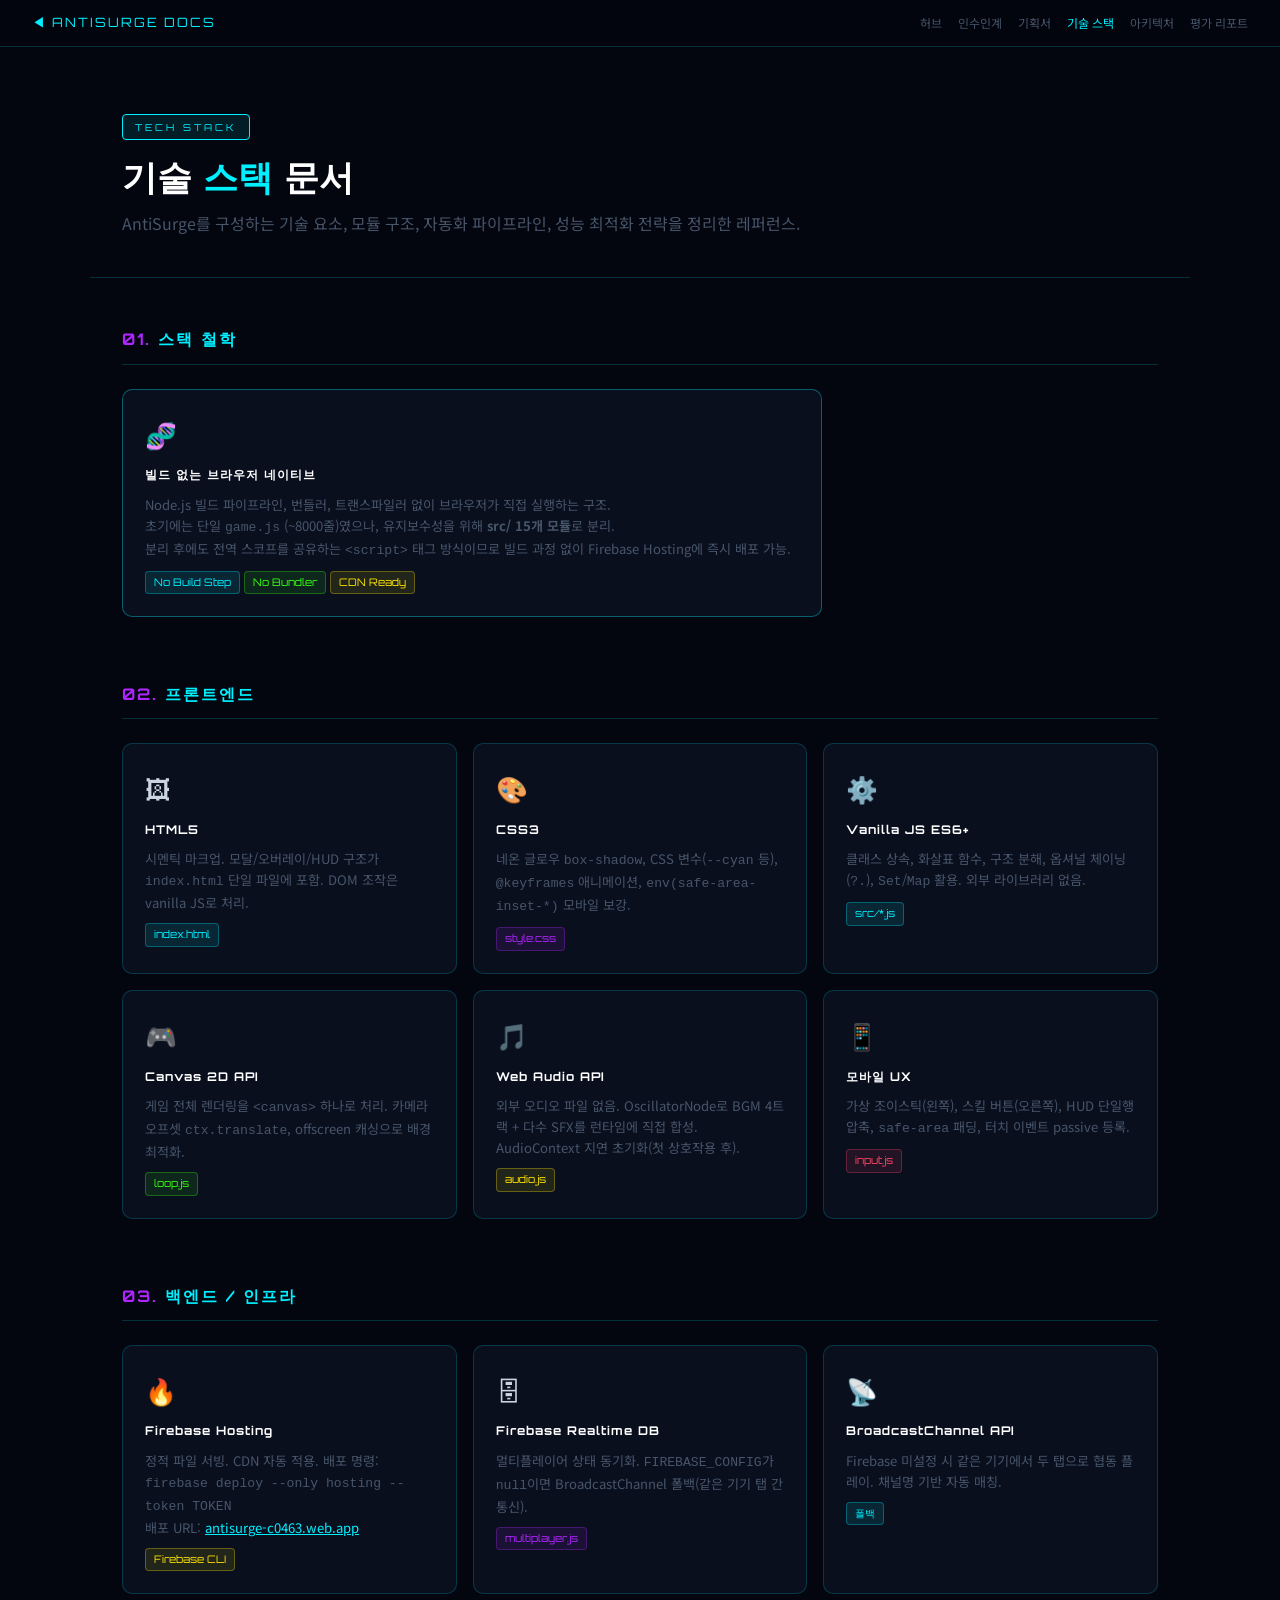
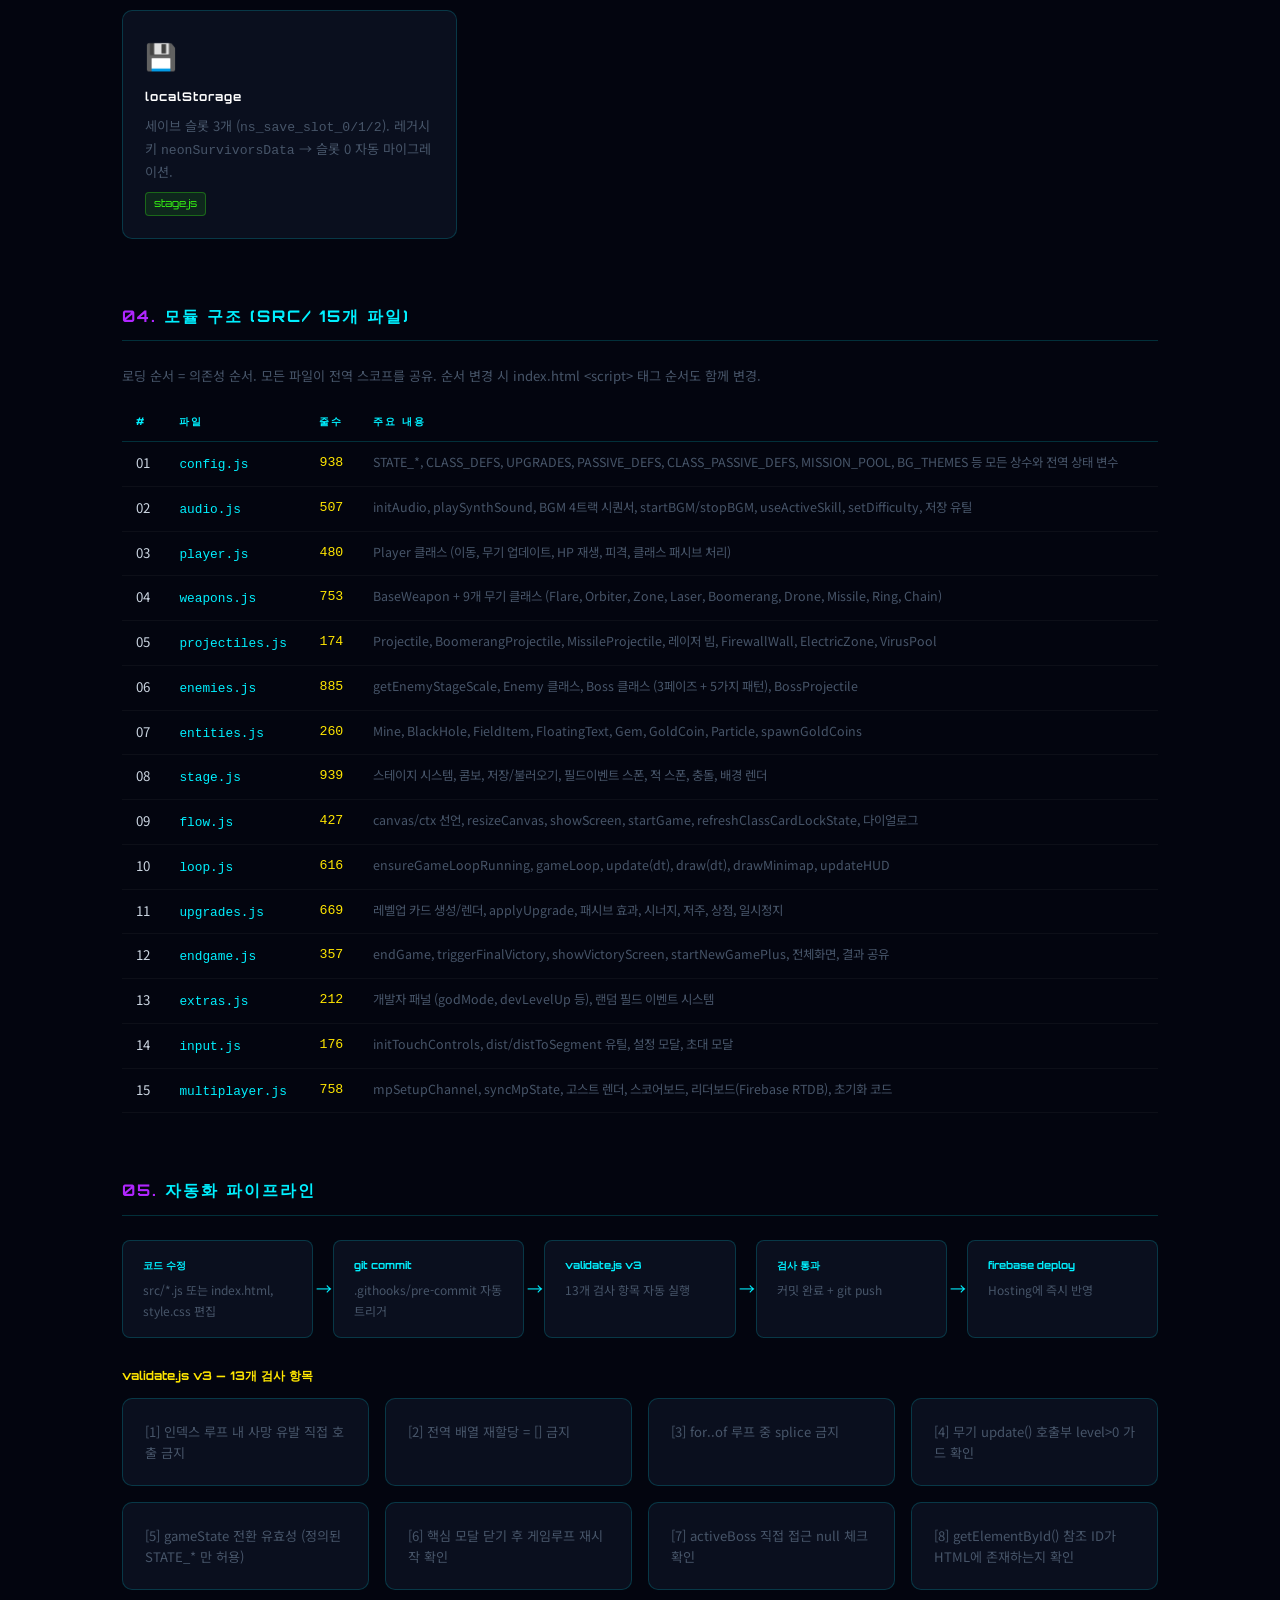
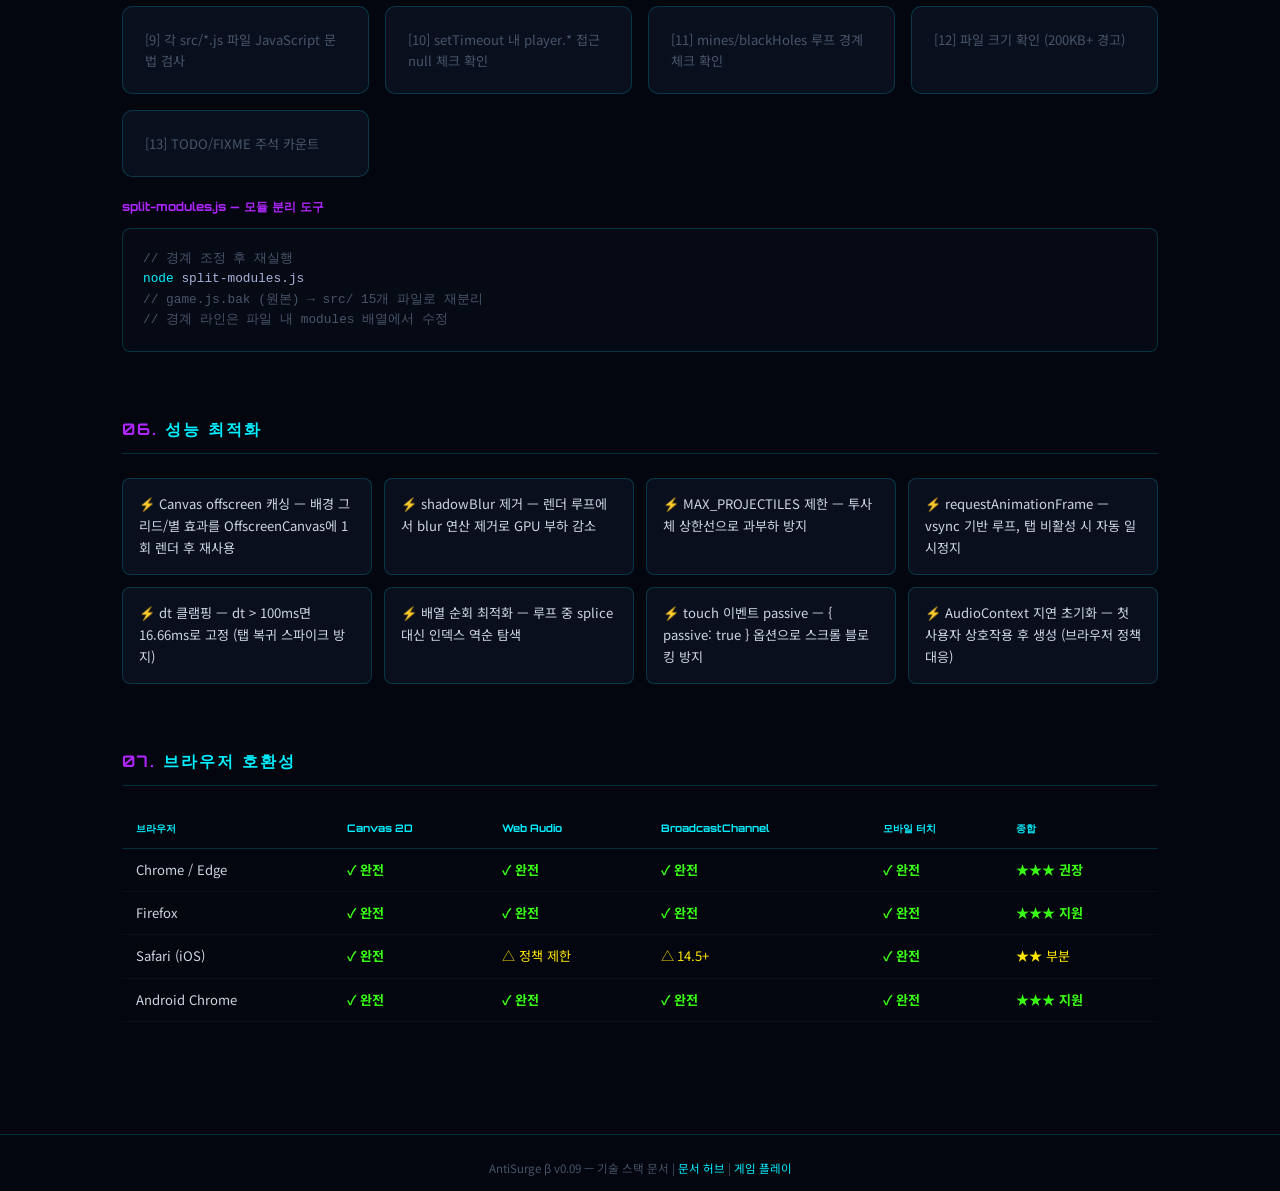
<file: doc/techstack.html>
<!DOCTYPE html>
<html lang="ko">
<head>
<meta charset="UTF-8">
<meta name="viewport" content="width=device-width, initial-scale=1.0">
<title>AntiSurge — 기술 스택</title>
<style>
@import url('https://fonts.googleapis.com/css2?family=Orbitron:wght@400;700;900&family=Noto+Sans+KR:wght@300;400;500;700&display=swap');
*, *::before, *::after { box-sizing: border-box; margin: 0; padding: 0; }
:root {
  --cyan:   #00f0ff;
  --purple: #b026ff;
  --green:  #39ff14;
  --yellow: #ffe600;
  --pink:   #ff4466;
  --bg:     #03050f;
  --card:   #0a0f1e;
  --border: rgba(0,240,255,0.18);
  --text:   #cbd5e1;
  --muted:  #475569;
}
html { scroll-behavior: smooth; }
body {
  background: var(--bg);
  color: var(--text);
  font-family: 'Noto Sans KR', sans-serif;
  line-height: 1.7;
  min-height: 100vh;
}

/* ── NAV ── */
nav {
  position: sticky; top: 0; z-index: 100;
  background: rgba(3,5,15,0.92);
  backdrop-filter: blur(12px);
  border-bottom: 1px solid var(--border);
  padding: 12px 32px;
  display: flex; align-items: center; gap: 24px; flex-wrap: wrap;
}
.nav-logo { font-family: 'Orbitron', monospace; font-size: .8rem; color: var(--cyan); letter-spacing: 2px; text-decoration: none; }
.nav-links { display: flex; gap: 16px; margin-left: auto; flex-wrap: wrap; }
.nav-links a { font-size: .75rem; color: var(--muted); text-decoration: none; transition: color .2s; }
.nav-links a:hover { color: var(--cyan); }

/* ── HERO ── */
.hero {
  padding: 64px 32px 40px;
  max-width: 1100px; margin: 0 auto;
  border-bottom: 1px solid var(--border);
}
.hero-badge {
  display: inline-block; font-family: 'Orbitron', monospace;
  font-size: .6rem; letter-spacing: 3px;
  background: rgba(0,240,255,.1); border: 1px solid var(--cyan);
  color: var(--cyan); padding: 4px 12px; border-radius: 4px; margin-bottom: 16px;
}
.hero h1 { font-family: 'Orbitron', monospace; font-size: 2.2rem; font-weight: 900; color: #fff; line-height: 1.2; }
.hero h1 span { color: var(--cyan); }
.hero p { margin-top: 12px; color: var(--muted); max-width: 680px; }

/* ── LAYOUT ── */
.container { max-width: 1100px; margin: 0 auto; padding: 48px 32px; }
section { margin-bottom: 64px; }
section h2 {
  font-family: 'Orbitron', monospace; font-size: 1rem; font-weight: 700;
  color: var(--cyan); letter-spacing: 2px; text-transform: uppercase;
  margin-bottom: 24px; padding-bottom: 10px;
  border-bottom: 1px solid var(--border);
}
section h2 .dot { color: var(--purple); }

/* ── CARD GRID ── */
.card-grid { display: grid; grid-template-columns: repeat(auto-fill, minmax(280px, 1fr)); gap: 16px; }
.card {
  background: var(--card); border: 1px solid var(--border);
  border-radius: 10px; padding: 22px;
  transition: border-color .2s, box-shadow .2s;
}
.card:hover { border-color: var(--cyan); box-shadow: 0 0 20px rgba(0,240,255,.08); }
.card-icon { font-size: 1.6rem; margin-bottom: 10px; }
.card h3 { font-family: 'Orbitron', monospace; font-size: .75rem; color: #fff; margin-bottom: 8px; letter-spacing: 1px; }
.card p { font-size: .82rem; color: var(--muted); line-height: 1.6; }
.card .tag {
  display: inline-block; margin-top: 10px; font-size: .65rem;
  padding: 2px 8px; border-radius: 4px; font-family: 'Orbitron', monospace;
}
.tag-cyan   { background: rgba(0,240,255,.1);  color: var(--cyan);   border: 1px solid rgba(0,240,255,.3); }
.tag-purple { background: rgba(176,38,255,.1); color: var(--purple); border: 1px solid rgba(176,38,255,.3); }
.tag-green  { background: rgba(57,255,20,.1);  color: var(--green);  border: 1px solid rgba(57,255,20,.3); }
.tag-yellow { background: rgba(255,230,0,.1);  color: var(--yellow); border: 1px solid rgba(255,230,0,.3); }
.tag-pink   { background: rgba(255,68,102,.1); color: var(--pink);   border: 1px solid rgba(255,68,102,.3); }

/* ── MODULE TABLE ── */
.module-table { width: 100%; border-collapse: collapse; font-size: .83rem; }
.module-table th {
  font-family: 'Orbitron', monospace; font-size: .65rem; letter-spacing: 2px;
  color: var(--cyan); text-align: left; padding: 10px 14px;
  border-bottom: 1px solid var(--border); white-space: nowrap;
}
.module-table td { padding: 10px 14px; border-bottom: 1px solid rgba(255,255,255,.04); vertical-align: top; }
.module-table tr:hover td { background: rgba(0,240,255,.03); }
.module-table code { font-family: 'Courier New', monospace; color: var(--cyan); font-size: .8rem; }
.module-table .desc { color: var(--muted); font-size: .78rem; }
.lines { color: var(--yellow); font-family: monospace; white-space: nowrap; }

/* ── PIPELINE ── */
.pipeline { display: flex; align-items: stretch; gap: 0; flex-wrap: wrap; }
.pipe-step {
  background: var(--card); border: 1px solid var(--border);
  border-radius: 8px; padding: 16px 20px; flex: 1; min-width: 160px;
  position: relative;
}
.pipe-step + .pipe-step::before {
  content: '→';
  position: absolute; left: -18px; top: 50%; transform: translateY(-50%);
  color: var(--cyan); font-size: 1rem; pointer-events: none;
}
.pipe-step h4 { font-family: 'Orbitron', monospace; font-size: .65rem; color: var(--cyan); margin-bottom: 6px; }
.pipe-step p { font-size: .75rem; color: var(--muted); }

/* ── CODE BLOCK ── */
pre {
  background: #060a15; border: 1px solid var(--border);
  border-radius: 8px; padding: 20px; overflow-x: auto;
  font-family: 'Courier New', monospace; font-size: .8rem;
  line-height: 1.6; color: #a8b2d8;
}
pre .kw { color: var(--purple); }
pre .fn { color: var(--cyan); }
pre .cm { color: var(--muted); }
pre .str { color: var(--green); }
pre .num { color: var(--yellow); }

/* ── COMPAT TABLE ── */
.compat-table { width: 100%; border-collapse: collapse; }
.compat-table th { font-family: 'Orbitron', monospace; font-size: .65rem; color: var(--cyan); text-align: left; padding: 10px 14px; border-bottom: 1px solid var(--border); }
.compat-table td { padding: 10px 14px; border-bottom: 1px solid rgba(255,255,255,.04); font-size: .82rem; }
.compat-table tr:hover td { background: rgba(0,240,255,.03); }
.ok  { color: var(--green); font-weight: 700; }
.warn { color: var(--yellow); }
.na  { color: var(--muted); }

/* ── PERF LIST ── */
.perf-list { list-style: none; display: grid; grid-template-columns: repeat(auto-fill, minmax(240px, 1fr)); gap: 12px; }
.perf-list li {
  background: var(--card); border: 1px solid var(--border);
  border-radius: 8px; padding: 14px 16px;
  font-size: .82rem;
}
.perf-list li::before { content: '⚡ '; color: var(--yellow); }

/* ── FOOTER ── */
footer {
  border-top: 1px solid var(--border); padding: 24px 32px;
  text-align: center; font-size: .72rem; color: var(--muted);
}
footer a { color: var(--cyan); text-decoration: none; }
</style>
</head>
<body>

<nav>
  <a class="nav-logo" href="index.html">◀ ANTISURGE DOCS</a>
  <div class="nav-links">
    <a href="index.html">허브</a>
    <a href="handover.html">인수인계</a>
    <a href="design.html">기획서</a>
    <a href="tech-stack.html" style="color:var(--cyan)">기술 스택</a>
    <a href="architecture.html">아키텍처</a>
    <a href="evaluation.html">평가 리포트</a>
  </div>
</nav>

<div class="hero">
  <div class="hero-badge">TECH STACK</div>
  <h1>기술 <span>스택</span> 문서</h1>
  <p>AntiSurge를 구성하는 기술 요소, 모듈 구조, 자동화 파이프라인, 성능 최적화 전략을 정리한 레퍼런스.</p>
</div>

<div class="container">

  <!-- 1. 스택 철학 -->
  <section>
    <h2><span class="dot">01.</span> 스택 철학</h2>
    <div class="card" style="border-color: rgba(0,240,255,.35); max-width: 700px;">
      <div class="card-icon">🧬</div>
      <h3>빌드 없는 브라우저 네이티브</h3>
      <p>Node.js 빌드 파이프라인, 번들러, 트랜스파일러 없이 브라우저가 직접 실행하는 구조.<br>
      초기에는 단일 <code>game.js</code> (~8000줄)였으나, 유지보수성을 위해 <strong>src/ 15개 모듈</strong>로 분리.<br>
      분리 후에도 전역 스코프를 공유하는 <code>&lt;script&gt;</code> 태그 방식이므로 빌드 과정 없이 Firebase Hosting에 즉시 배포 가능.</p>
      <span class="tag tag-cyan">No Build Step</span>
      <span class="tag tag-green">No Bundler</span>
      <span class="tag tag-yellow">CDN Ready</span>
    </div>
  </section>

  <!-- 2. 프론트엔드 -->
  <section>
    <h2><span class="dot">02.</span> 프론트엔드</h2>
    <div class="card-grid">
      <div class="card">
        <div class="card-icon">🖼</div>
        <h3>HTML5</h3>
        <p>시멘틱 마크업. 모달/오버레이/HUD 구조가 <code>index.html</code> 단일 파일에 포함. DOM 조작은 vanilla JS로 처리.</p>
        <span class="tag tag-cyan">index.html</span>
      </div>
      <div class="card">
        <div class="card-icon">🎨</div>
        <h3>CSS3</h3>
        <p>네온 글로우 <code>box-shadow</code>, CSS 변수(<code>--cyan</code> 등), <code>@keyframes</code> 애니메이션, <code>env(safe-area-inset-*)</code> 모바일 보강.</p>
        <span class="tag tag-purple">style.css</span>
      </div>
      <div class="card">
        <div class="card-icon">⚙️</div>
        <h3>Vanilla JS ES6+</h3>
        <p>클래스 상속, 화살표 함수, 구조 분해, 옵셔널 체이닝(<code>?.</code>), <code>Set</code>/<code>Map</code> 활용. 외부 라이브러리 없음.</p>
        <span class="tag tag-cyan">src/*.js</span>
      </div>
      <div class="card">
        <div class="card-icon">🎮</div>
        <h3>Canvas 2D API</h3>
        <p>게임 전체 렌더링을 <code>&lt;canvas&gt;</code> 하나로 처리. 카메라 오프셋 <code>ctx.translate</code>, offscreen 캐싱으로 배경 최적화.</p>
        <span class="tag tag-green">loop.js</span>
      </div>
      <div class="card">
        <div class="card-icon">🎵</div>
        <h3>Web Audio API</h3>
        <p>외부 오디오 파일 없음. OscillatorNode로 BGM 4트랙 + 다수 SFX를 런타임에 직접 합성. AudioContext 지연 초기화(첫 상호작용 후).</p>
        <span class="tag tag-yellow">audio.js</span>
      </div>
      <div class="card">
        <div class="card-icon">📱</div>
        <h3>모바일 UX</h3>
        <p>가상 조이스틱(왼쪽), 스킬 버튼(오른쪽), HUD 단일행 압축, <code>safe-area</code> 패딩, 터치 이벤트 passive 등록.</p>
        <span class="tag tag-pink">input.js</span>
      </div>
    </div>
  </section>

  <!-- 3. 백엔드/인프라 -->
  <section>
    <h2><span class="dot">03.</span> 백엔드 / 인프라</h2>
    <div class="card-grid">
      <div class="card">
        <div class="card-icon">🔥</div>
        <h3>Firebase Hosting</h3>
        <p>정적 파일 서빙. CDN 자동 적용. 배포 명령:<br>
        <code>firebase deploy --only hosting --token TOKEN</code><br>
        배포 URL: <a href="https://antisurge-c0463.web.app" target="_blank" style="color:var(--cyan)">antisurge-c0463.web.app</a></p>
        <span class="tag tag-yellow">Firebase CLI</span>
      </div>
      <div class="card">
        <div class="card-icon">🗄</div>
        <h3>Firebase Realtime DB</h3>
        <p>멀티플레이어 상태 동기화. <code>FIREBASE_CONFIG</code>가 <code>null</code>이면 BroadcastChannel 폴백(같은 기기 탭 간 통신).</p>
        <span class="tag tag-purple">multiplayer.js</span>
      </div>
      <div class="card">
        <div class="card-icon">📡</div>
        <h3>BroadcastChannel API</h3>
        <p>Firebase 미설정 시 같은 기기에서 두 탭으로 협동 플레이. 채널명 기반 자동 매칭.</p>
        <span class="tag tag-cyan">폴백</span>
      </div>
      <div class="card">
        <div class="card-icon">💾</div>
        <h3>localStorage</h3>
        <p>세이브 슬롯 3개 (<code>ns_save_slot_0/1/2</code>). 레거시 키 <code>neonSurvivorsData</code> → 슬롯 0 자동 마이그레이션.</p>
        <span class="tag tag-green">stage.js</span>
      </div>
    </div>
  </section>

  <!-- 4. 모듈 구조 -->
  <section>
    <h2><span class="dot">04.</span> 모듈 구조 (src/ 15개 파일)</h2>
    <p style="font-size:.82rem; color:var(--muted); margin-bottom:16px;">로딩 순서 = 의존성 순서. 모든 파일이 전역 스코프를 공유. 순서 변경 시 index.html &lt;script&gt; 태그 순서도 함께 변경.</p>
    <table class="module-table">
      <thead>
        <tr>
          <th>#</th>
          <th>파일</th>
          <th>줄수</th>
          <th>주요 내용</th>
        </tr>
      </thead>
      <tbody>
        <tr><td>01</td><td><code>config.js</code></td><td class="lines">938</td><td class="desc">STATE_*, CLASS_DEFS, UPGRADES, PASSIVE_DEFS, CLASS_PASSIVE_DEFS, MISSION_POOL, BG_THEMES 등 모든 상수와 전역 상태 변수</td></tr>
        <tr><td>02</td><td><code>audio.js</code></td><td class="lines">507</td><td class="desc">initAudio, playSynthSound, BGM 4트랙 시퀀서, startBGM/stopBGM, useActiveSkill, setDifficulty, 저장 유틸</td></tr>
        <tr><td>03</td><td><code>player.js</code></td><td class="lines">480</td><td class="desc">Player 클래스 (이동, 무기 업데이트, HP 재생, 피격, 클래스 패시브 처리)</td></tr>
        <tr><td>04</td><td><code>weapons.js</code></td><td class="lines">753</td><td class="desc">BaseWeapon + 9개 무기 클래스 (Flare, Orbiter, Zone, Laser, Boomerang, Drone, Missile, Ring, Chain)</td></tr>
        <tr><td>05</td><td><code>projectiles.js</code></td><td class="lines">174</td><td class="desc">Projectile, BoomerangProjectile, MissileProjectile, 레이저 빔, FirewallWall, ElectricZone, VirusPool</td></tr>
        <tr><td>06</td><td><code>enemies.js</code></td><td class="lines">885</td><td class="desc">getEnemyStageScale, Enemy 클래스, Boss 클래스 (3페이즈 + 5가지 패턴), BossProjectile</td></tr>
        <tr><td>07</td><td><code>entities.js</code></td><td class="lines">260</td><td class="desc">Mine, BlackHole, FieldItem, FloatingText, Gem, GoldCoin, Particle, spawnGoldCoins</td></tr>
        <tr><td>08</td><td><code>stage.js</code></td><td class="lines">939</td><td class="desc">스테이지 시스템, 콤보, 저장/불러오기, 필드이벤트 스폰, 적 스폰, 충돌, 배경 렌더</td></tr>
        <tr><td>09</td><td><code>flow.js</code></td><td class="lines">427</td><td class="desc">canvas/ctx 선언, resizeCanvas, showScreen, startGame, refreshClassCardLockState, 다이얼로그</td></tr>
        <tr><td>10</td><td><code>loop.js</code></td><td class="lines">616</td><td class="desc">ensureGameLoopRunning, gameLoop, update(dt), draw(dt), drawMinimap, updateHUD</td></tr>
        <tr><td>11</td><td><code>upgrades.js</code></td><td class="lines">669</td><td class="desc">레벨업 카드 생성/렌더, applyUpgrade, 패시브 효과, 시너지, 저주, 상점, 일시정지</td></tr>
        <tr><td>12</td><td><code>endgame.js</code></td><td class="lines">357</td><td class="desc">endGame, triggerFinalVictory, showVictoryScreen, startNewGamePlus, 전체화면, 결과 공유</td></tr>
        <tr><td>13</td><td><code>extras.js</code></td><td class="lines">212</td><td class="desc">개발자 패널 (godMode, devLevelUp 등), 랜덤 필드 이벤트 시스템</td></tr>
        <tr><td>14</td><td><code>input.js</code></td><td class="lines">176</td><td class="desc">initTouchControls, dist/distToSegment 유틸, 설정 모달, 초대 모달</td></tr>
        <tr><td>15</td><td><code>multiplayer.js</code></td><td class="lines">758</td><td class="desc">mpSetupChannel, syncMpState, 고스트 렌더, 스코어보드, 리더보드(Firebase RTDB), 초기화 코드</td></tr>
      </tbody>
    </table>
  </section>

  <!-- 5. 자동화 파이프라인 -->
  <section>
    <h2><span class="dot">05.</span> 자동화 파이프라인</h2>
    <div class="pipeline" style="gap: 20px; margin-bottom: 28px;">
      <div class="pipe-step">
        <h4>코드 수정</h4>
        <p>src/*.js 또는 index.html, style.css 편집</p>
      </div>
      <div class="pipe-step">
        <h4>git commit</h4>
        <p>.githooks/pre-commit 자동 트리거</p>
      </div>
      <div class="pipe-step">
        <h4>validate.js v3</h4>
        <p>13개 검사 항목 자동 실행</p>
      </div>
      <div class="pipe-step">
        <h4>검사 통과</h4>
        <p>커밋 완료 + git push</p>
      </div>
      <div class="pipe-step">
        <h4>firebase deploy</h4>
        <p>Hosting에 즉시 반영</p>
      </div>
    </div>

    <h3 style="font-family:'Orbitron',monospace; font-size:.75rem; color:var(--yellow); margin-bottom:12px;">validate.js v3 — 13개 검사 항목</h3>
    <div class="card-grid" style="grid-template-columns: repeat(auto-fill, minmax(220px,1fr));">
      <div class="card"><p>[1] 인덱스 루프 내 사망 유발 직접 호출 금지</p></div>
      <div class="card"><p>[2] 전역 배열 재할당 = [] 금지</p></div>
      <div class="card"><p>[3] for..of 루프 중 splice 금지</p></div>
      <div class="card"><p>[4] 무기 update() 호출부 level&gt;0 가드 확인</p></div>
      <div class="card"><p>[5] gameState 전환 유효성 (정의된 STATE_* 만 허용)</p></div>
      <div class="card"><p>[6] 핵심 모달 닫기 후 게임루프 재시작 확인</p></div>
      <div class="card"><p>[7] activeBoss 직접 접근 null 체크 확인</p></div>
      <div class="card"><p>[8] getElementById() 참조 ID가 HTML에 존재하는지 확인</p></div>
      <div class="card"><p>[9] 각 src/*.js 파일 JavaScript 문법 검사</p></div>
      <div class="card"><p>[10] setTimeout 내 player.* 접근 null 체크 확인</p></div>
      <div class="card"><p>[11] mines/blackHoles 루프 경계 체크 확인</p></div>
      <div class="card"><p>[12] 파일 크기 확인 (200KB+ 경고)</p></div>
      <div class="card"><p>[13] TODO/FIXME 주석 카운트</p></div>
    </div>

    <div style="margin-top: 20px;">
      <h3 style="font-family:'Orbitron',monospace; font-size:.75rem; color:var(--purple); margin-bottom:10px;">split-modules.js — 모듈 분리 도구</h3>
      <pre><span class="cm">// 경계 조정 후 재실행</span>
<span class="fn">node</span> split-modules.js
<span class="cm">// game.js.bak (원본) → src/ 15개 파일로 재분리
// 경계 라인은 파일 내 modules 배열에서 수정</span></pre>
    </div>
  </section>

  <!-- 6. 성능 최적화 -->
  <section>
    <h2><span class="dot">06.</span> 성능 최적화</h2>
    <ul class="perf-list">
      <li>Canvas offscreen 캐싱 — 배경 그리드/별 효과를 OffscreenCanvas에 1회 렌더 후 재사용</li>
      <li>shadowBlur 제거 — 렌더 루프에서 blur 연산 제거로 GPU 부하 감소</li>
      <li>MAX_PROJECTILES 제한 — 투사체 상한선으로 과부하 방지</li>
      <li>requestAnimationFrame — vsync 기반 루프, 탭 비활성 시 자동 일시정지</li>
      <li>dt 클램핑 — dt &gt; 100ms면 16.66ms로 고정 (탭 복귀 스파이크 방지)</li>
      <li>배열 순회 최적화 — 루프 중 splice 대신 인덱스 역순 탐색</li>
      <li>touch 이벤트 passive — { passive: true } 옵션으로 스크롤 블로킹 방지</li>
      <li>AudioContext 지연 초기화 — 첫 사용자 상호작용 후 생성 (브라우저 정책 대응)</li>
    </ul>
  </section>

  <!-- 7. 브라우저 호환성 -->
  <section>
    <h2><span class="dot">07.</span> 브라우저 호환성</h2>
    <table class="compat-table">
      <thead>
        <tr>
          <th>브라우저</th>
          <th>Canvas 2D</th>
          <th>Web Audio</th>
          <th>BroadcastChannel</th>
          <th>모바일 터치</th>
          <th>종합</th>
        </tr>
      </thead>
      <tbody>
        <tr>
          <td>Chrome / Edge</td>
          <td class="ok">✓ 완전</td>
          <td class="ok">✓ 완전</td>
          <td class="ok">✓ 완전</td>
          <td class="ok">✓ 완전</td>
          <td class="ok">★★★ 권장</td>
        </tr>
        <tr>
          <td>Firefox</td>
          <td class="ok">✓ 완전</td>
          <td class="ok">✓ 완전</td>
          <td class="ok">✓ 완전</td>
          <td class="ok">✓ 완전</td>
          <td class="ok">★★★ 지원</td>
        </tr>
        <tr>
          <td>Safari (iOS)</td>
          <td class="ok">✓ 완전</td>
          <td class="warn">△ 정책 제한</td>
          <td class="warn">△ 14.5+</td>
          <td class="ok">✓ 완전</td>
          <td class="warn">★★ 부분</td>
        </tr>
        <tr>
          <td>Android Chrome</td>
          <td class="ok">✓ 완전</td>
          <td class="ok">✓ 완전</td>
          <td class="ok">✓ 완전</td>
          <td class="ok">✓ 완전</td>
          <td class="ok">★★★ 지원</td>
        </tr>
      </tbody>
    </table>
  </section>

</div>

<footer>
  <p>AntiSurge β v0.09 — 기술 스택 문서 | <a href="index.html">문서 허브</a> | <a href="https://antisurge-c0463.web.app" target="_blank">게임 플레이</a></p>
</footer>

</body>
</html>
</file>
